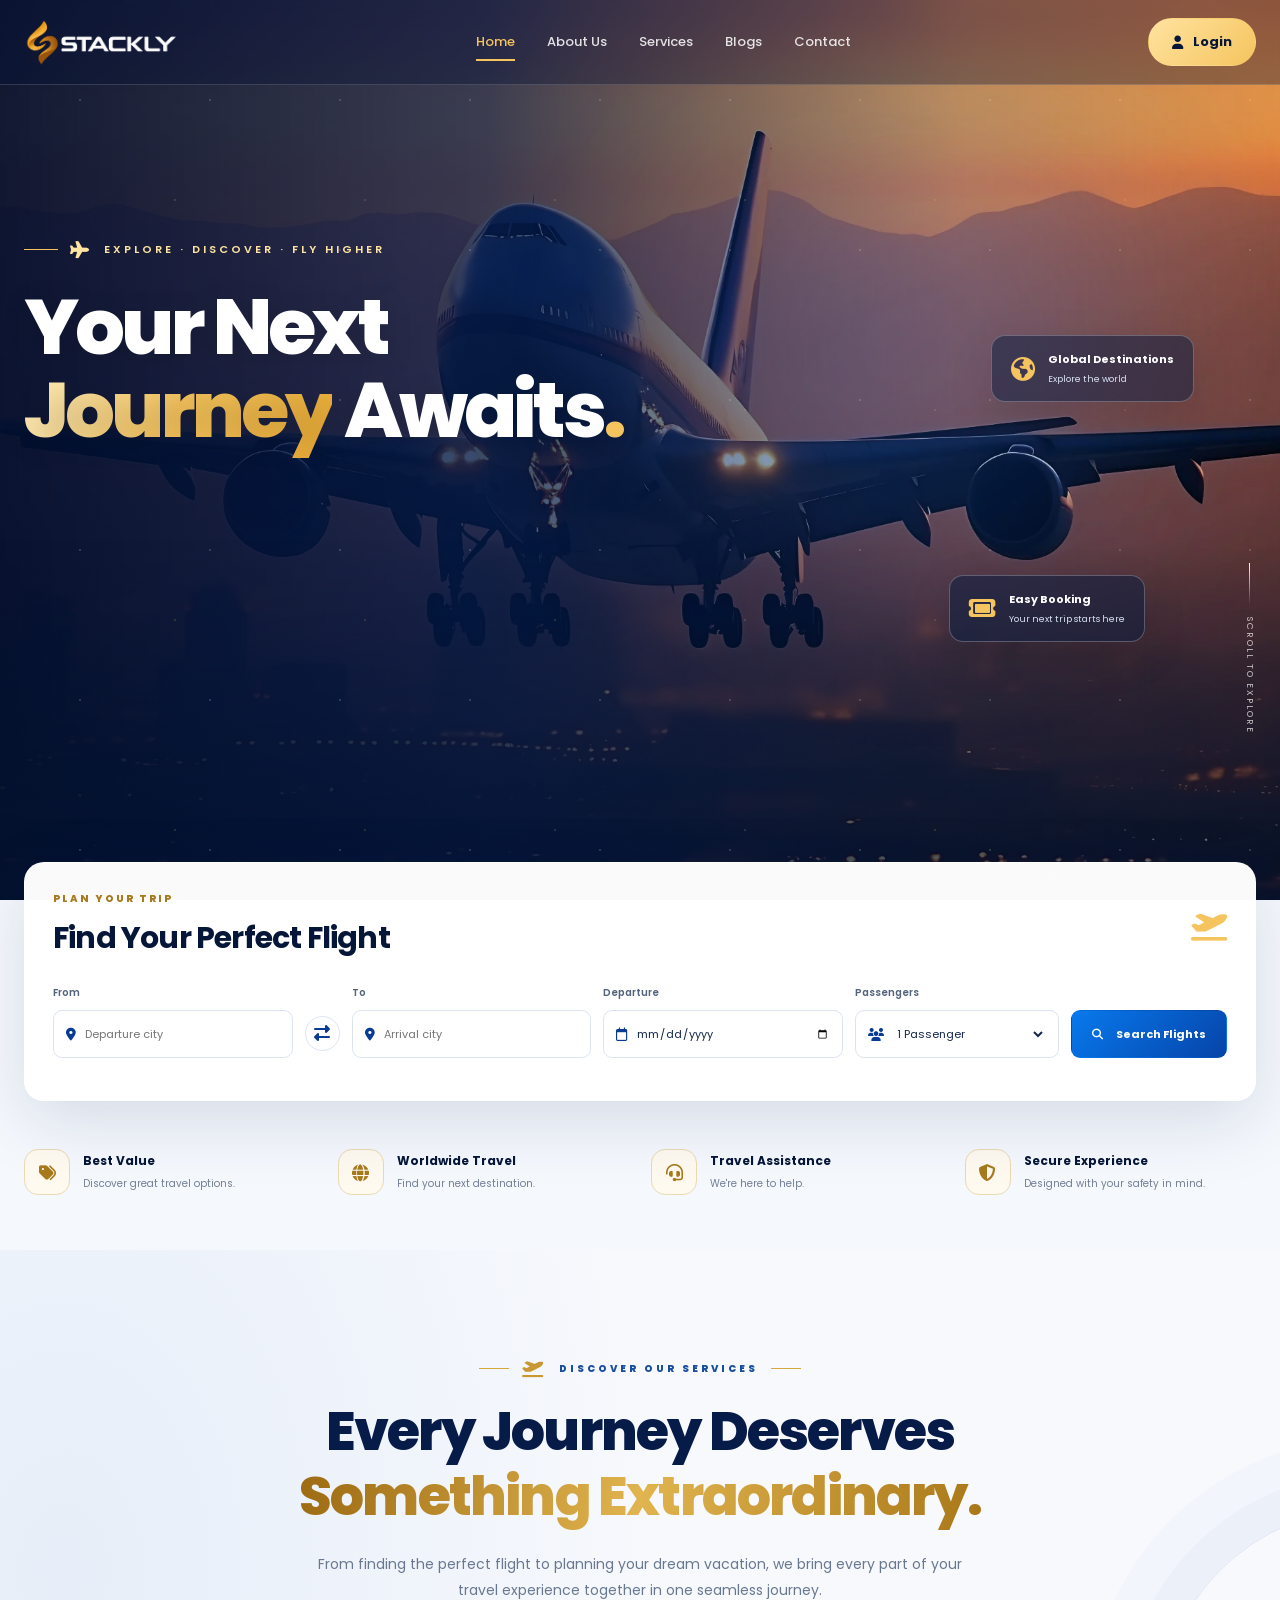
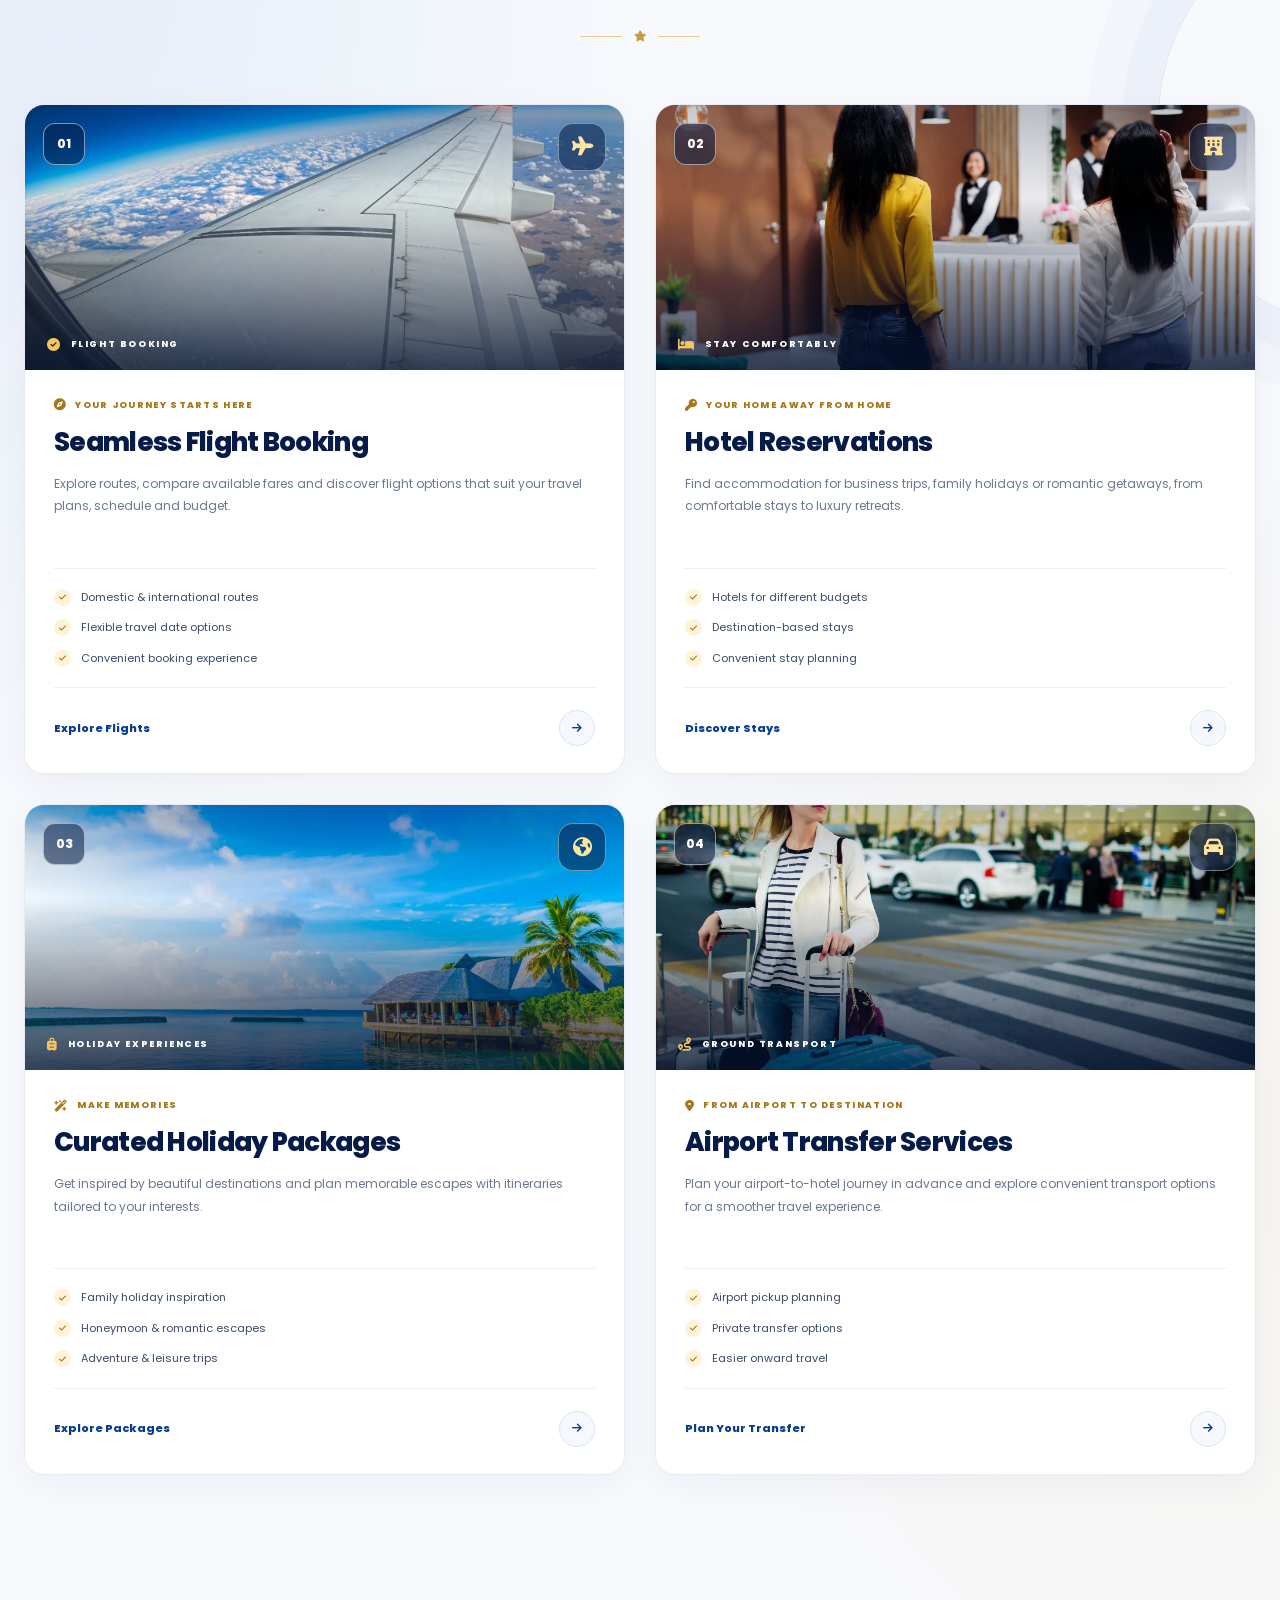
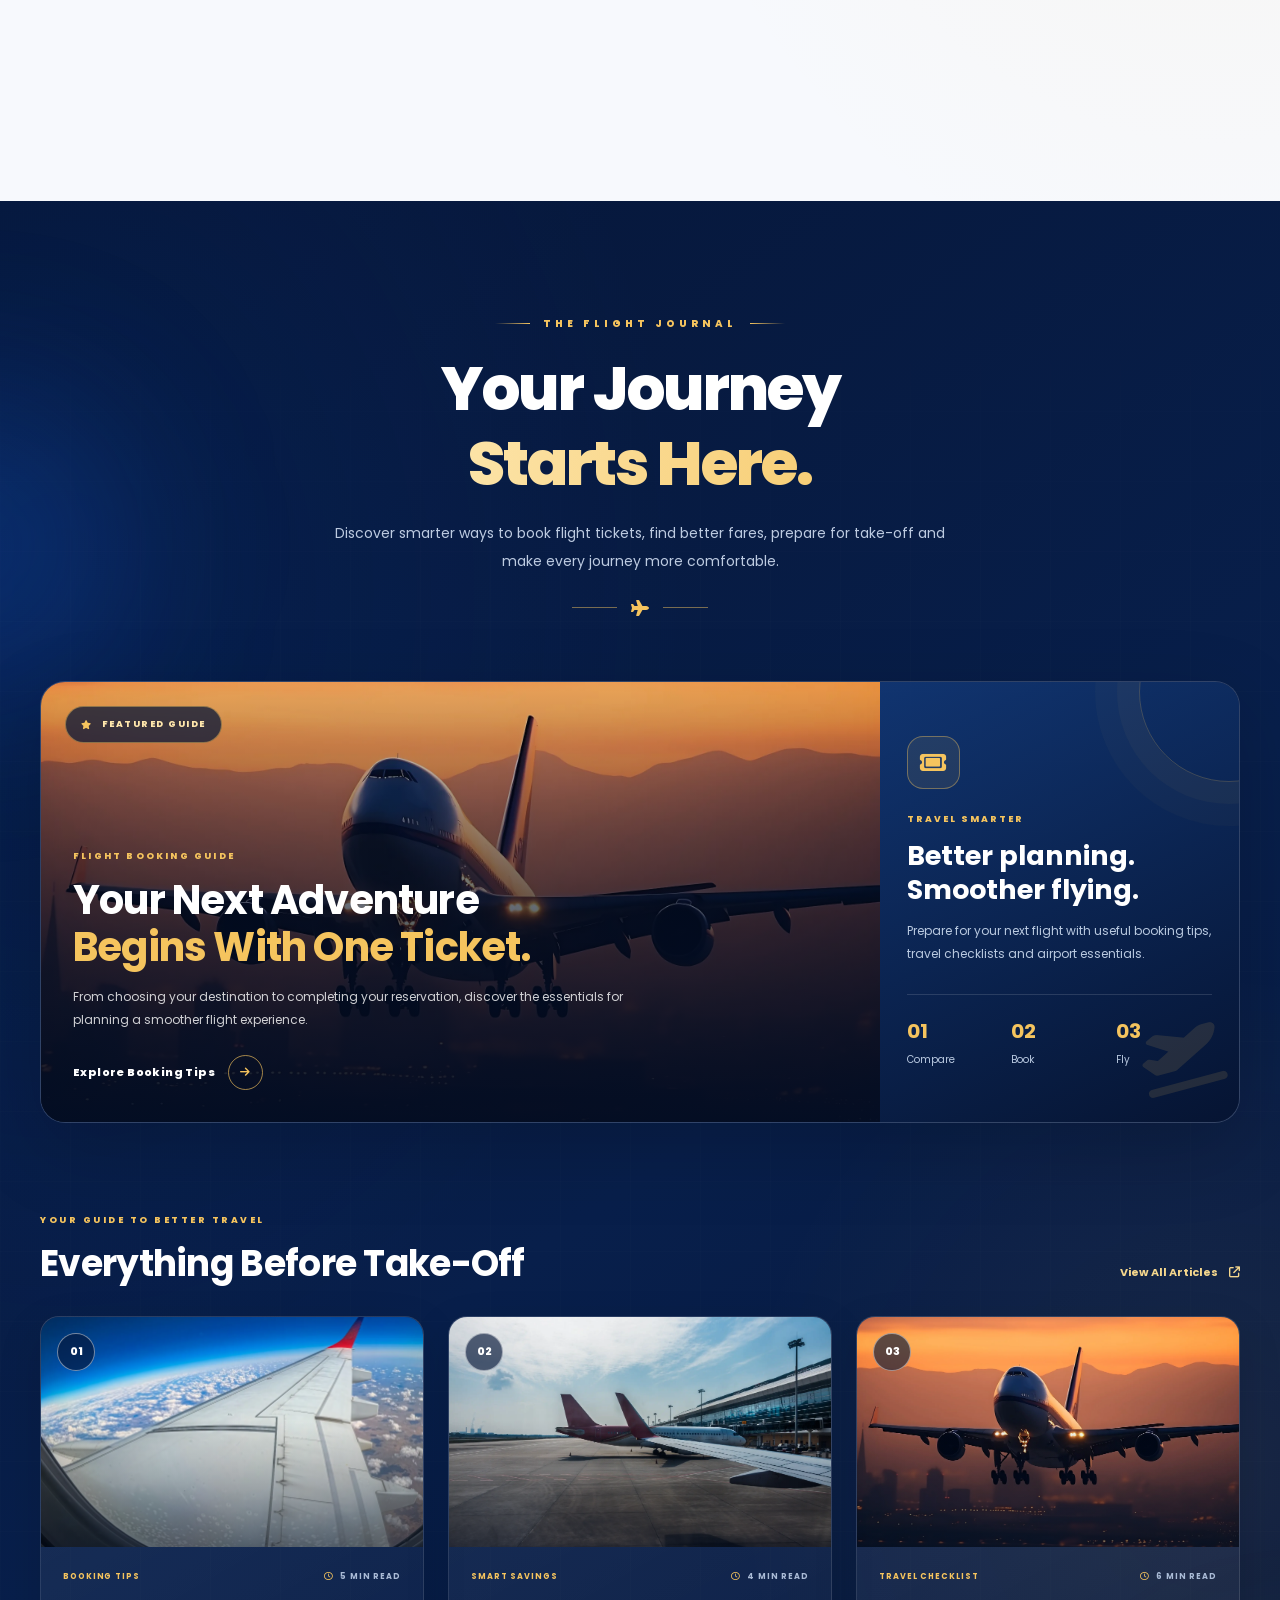
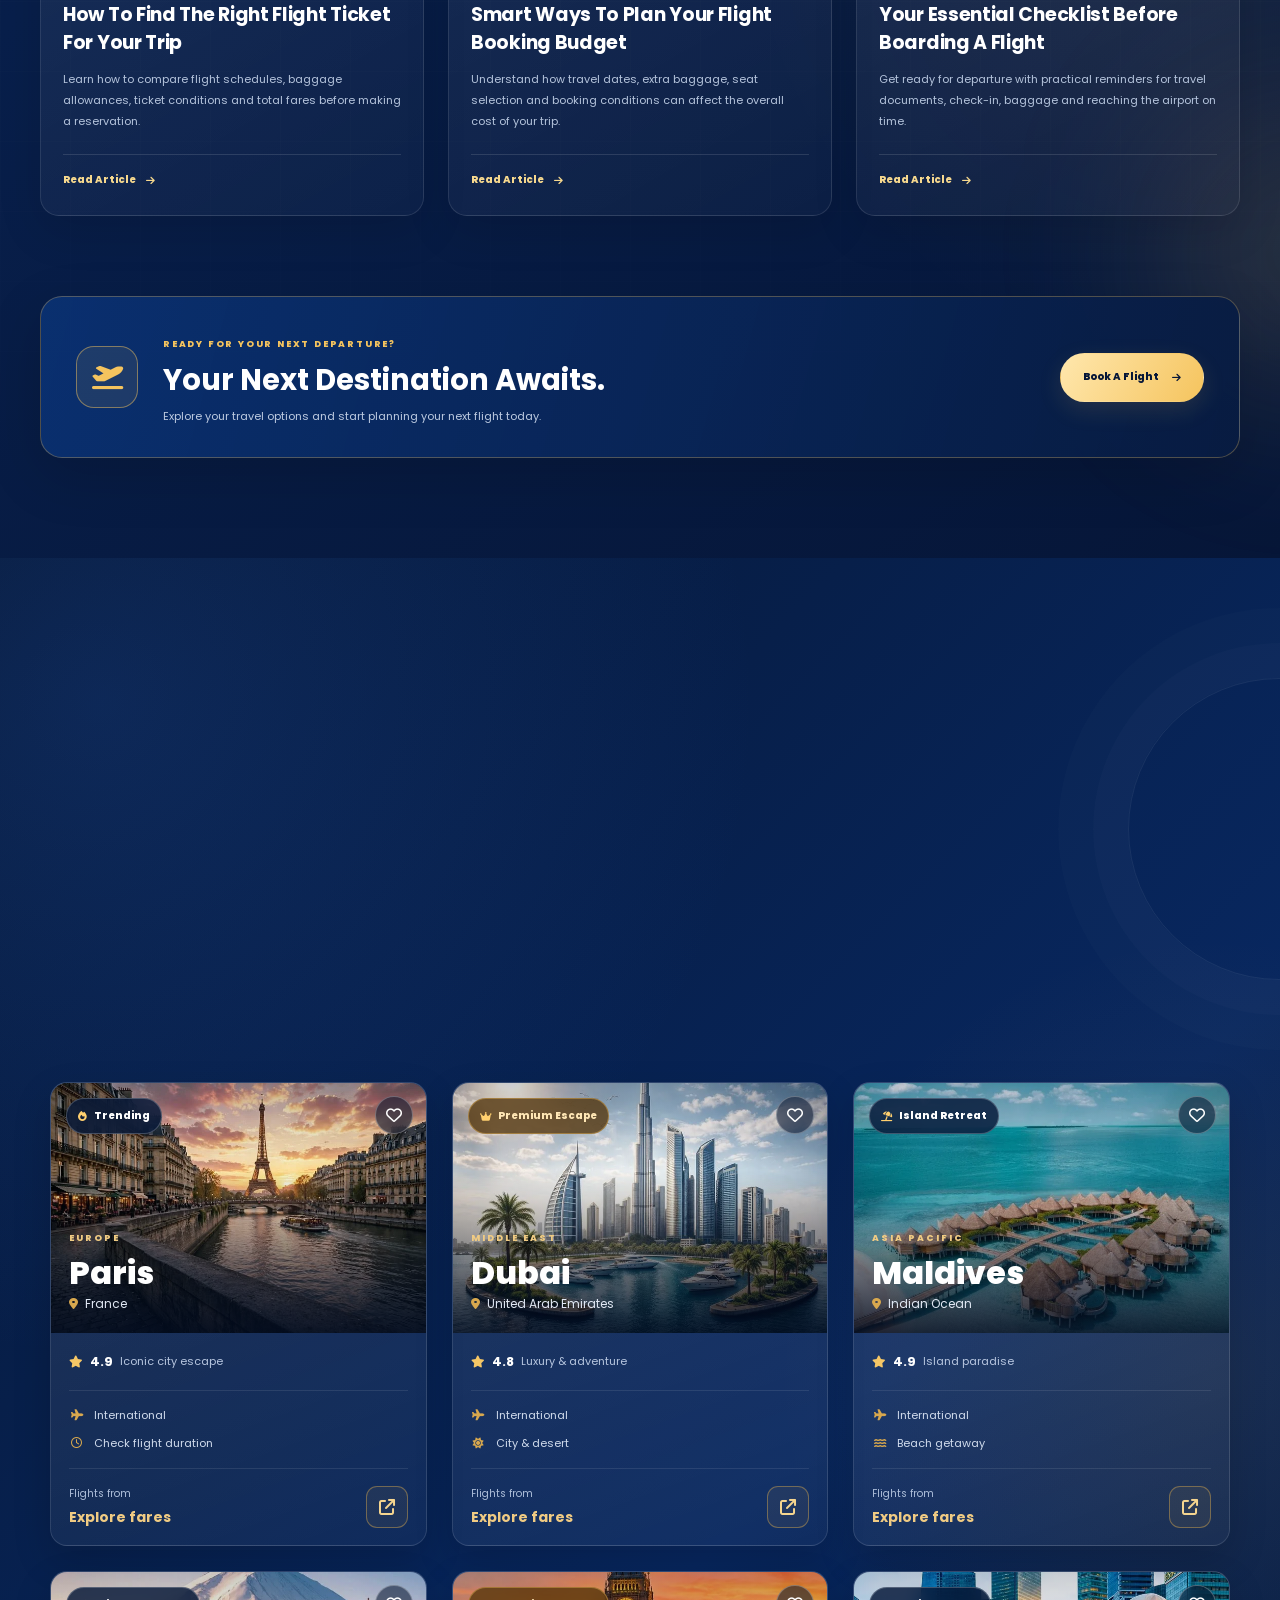
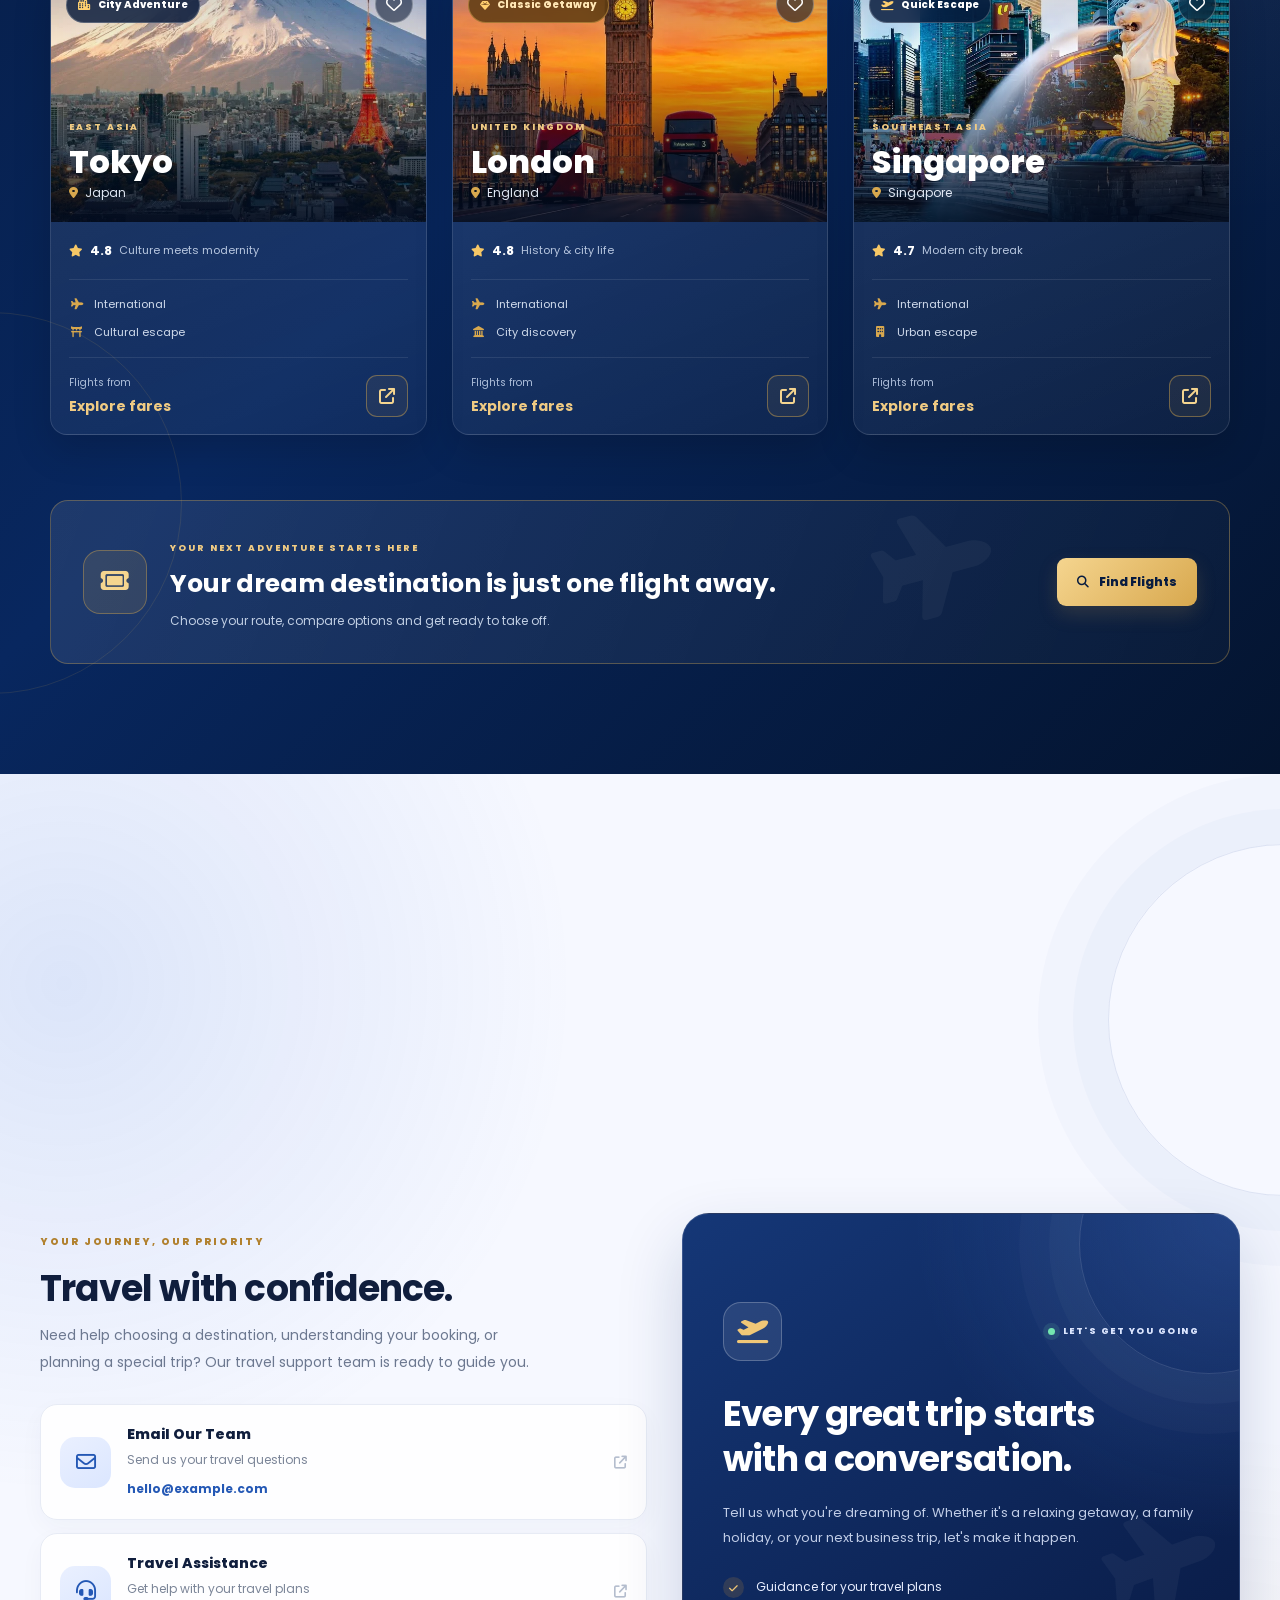
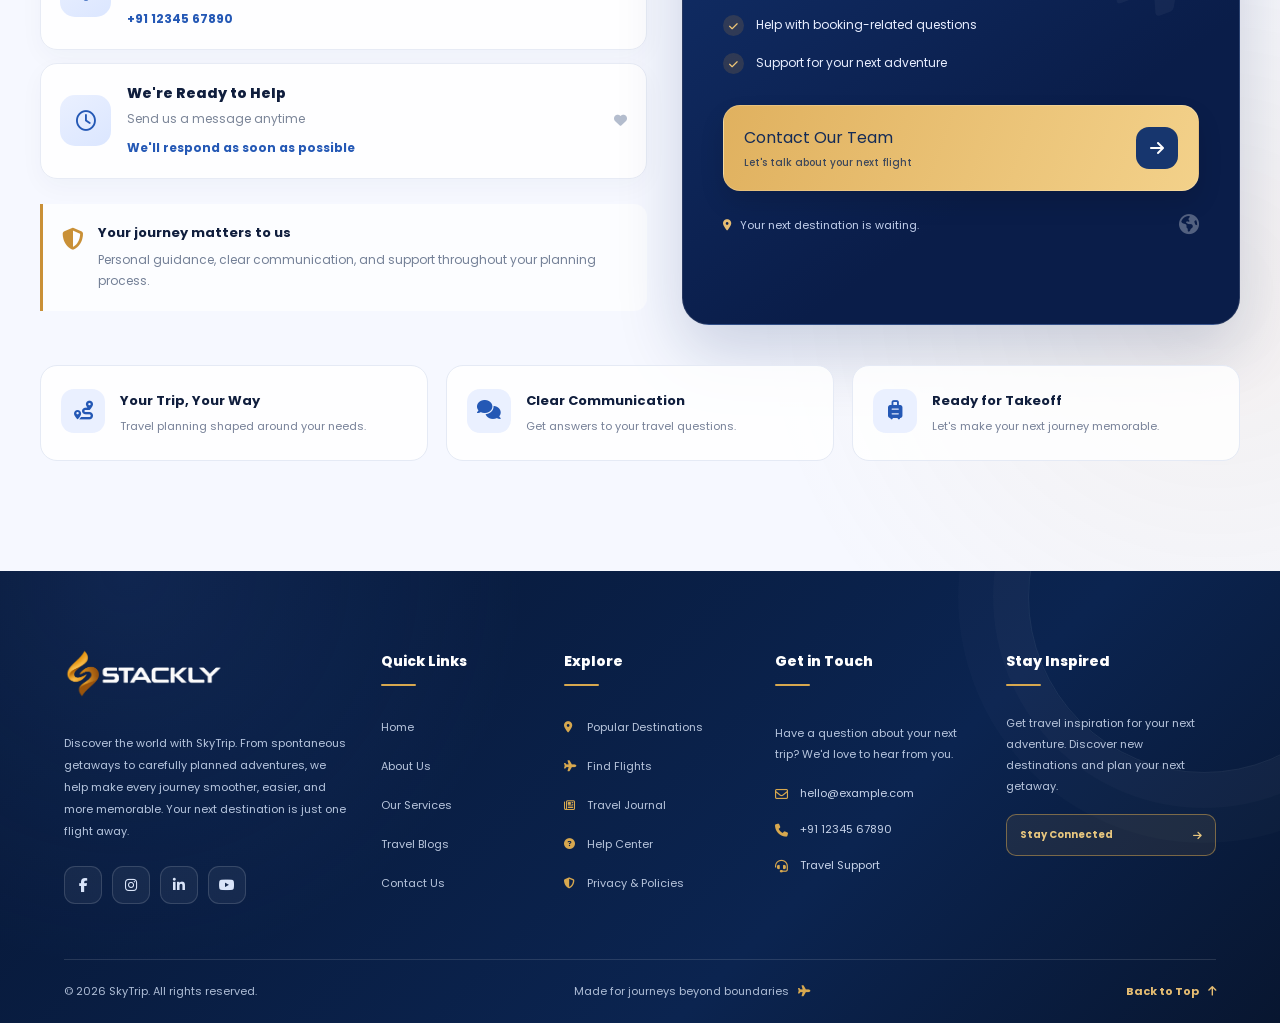
<file: index.html>
<!DOCTYPE html>
<html lang="en">
<head>
    <meta charset="UTF-8">
    <meta name="viewport" content="width=device-width, initial-scale=1.0">
    <meta name="theme-color" content="#071b49">
    <title>SkyTrip | Explore Beyond Boundaries</title>

    <link rel="stylesheet" href="./css/style.css">
    <link rel="preconnect" href="https://fonts.googleapis.com">
    <link href="https://fonts.googleapis.com/css2?family=Poppins:wght@400;500;600;700;800&display=swap" rel="stylesheet">
    <link rel="stylesheet" href="https://cdnjs.cloudflare.com/ajax/libs/font-awesome/6.7.2/css/all.min.css">

</head>
<body>

    <!-- PRELOADER -->
    <div class="preloader" id="preloader">
        <div class="loader-orbit">
            <div class="loader-globe">
                <i class="fa-solid fa-earth-americas"></i>
            </div>
            <i class="fa-solid fa-plane loader-plane"></i>
        </div>

        <a class="loader-brand">
            SKY<span>TRIP</span>
        </a>
        <p class="loader-tagline">FLY BEYOND BOUNDARIES</p>

        <div class="loader-track">
            <span id="loaderProgress"></span>
        </div>

        <div class="loader-bottom">
            <span id="loaderText">Preparing your journey...</span>
            <span id="loaderPercent">0%</span>
        </div>
    </div>

    <!-- NAVBAR -->
    <header class="header" id="header">
        <nav class="navbar container">

            <a href="index.html" class="brand" aria-label="SkyTrip home">
                <img src="images/stackly_logo.webp" alt="SkyTrip Logo"
                     onerror="this.style.display='none'">
            </a>

            <button class="menu-toggle" id="menuToggle"
                    aria-label="Open navigation menu"
                    aria-expanded="false">
                <i class="fa-solid fa-bars"></i>
            </button>

            <ul class="nav-links" id="navLinks">

<li><a class="nav-link" href="index.html">Home</a></li>
<li><a class="nav-link" href="about.html">About Us</a></li>
<li><a class="nav-link" href="service.html">Services</a></li>
<li><a class="nav-link" href="blogs.html">Blogs</a></li>
<li><a class="nav-link" href="contact.html">Contact</a></li>

                <li class="mobile-login">
                    <a class="login-btn" href="login.html">
                        <i class="fa-solid fa-user"></i> Login
                    </a>
                </li>
            </ul>

            <a href="login.html" class="login-btn desktop-login">
                <i class="fa-solid fa-user"></i>
                <span>Login</span>
            </a>

        </nav>
    </header>

    <main>
        <!-- HOME LANDING -->
        <section class="hero" id="home">

            <div class="hero-overlay"></div>
            <div class="hero-glow"></div>
            <div class="hero-particles"></div>

            <div class="hero-content container">

                <div class="hero-copy">
                    <div class="eyebrow reveal">
                        <span class="eyebrow-line"></span>
                        <i class="fa-solid fa-plane"></i>
                        EXPLORE · DISCOVER · FLY HIGHER
                    </div>

                    <h1 class="hero-title reveal">
                        Your Next<br>
                        <span class="gold-text">Journey</span>
                        Awaits<span class="title-dot">.</span>
                    </h1>

                    <p class="hero-description reveal">
                        Discover extraordinary destinations and book
                        your next flight with ease. Your world is waiting.
                    </p>

                    <div class="hero-actions reveal">
                        <a href="#booking" class="btn btn-gold">
                            Book Your Flight
                            <i class="fa-solid fa-arrow-right"></i>
                        </a>

                        <a href="404.html" class="btn btn-outline">
                            Explore Destinations
                            <i class="fa-solid fa-play"></i>
                        </a>
                    </div>

                    <div class="hero-trust reveal">
                        <div class="avatar-stack">
                            <span><i class="fa-solid fa-user"></i></span>
                            <span><i class="fa-solid fa-user"></i></span>
                            <span><i class="fa-solid fa-user"></i></span>
                        </div>
                        <div>
                            <strong>Travel Beyond Limits</strong>
                            <p>Your journey, our priority.</p>
                        </div>
                    </div>
                </div>

                <div class="flight-badge badge-one">
                    <i class="fa-solid fa-earth-americas"></i>
                    <div>
                        <strong>Global Destinations</strong>
                        <span>Explore the world</span>
                    </div>
                </div>

                <div class="flight-badge badge-two">
                    <i class="fa-solid fa-ticket"></i>
                    <div>
                        <strong>Easy Booking</strong>
                        <span>Your next trip starts here</span>
                    </div>
                </div>

                <div class="scroll-indicator">
                    <span></span>
                    SCROLL TO EXPLORE
                </div>
            </div>
        </section>

        <!-- FLIGHT SEARCH -->
        <section class="booking-section container" id="booking">
            <div class="booking-card reveal">

                <div class="booking-heading">
                    <div>
                        <span class="section-kicker">PLAN YOUR TRIP</span>
                        <h2>Find Your Perfect Flight</h2>
                    </div>
                    <i class="fa-solid fa-plane-departure booking-icon"></i>
                </div>

                <form id="flightForm">
                    <div class="booking-grid">

                        <label class="field">
                            <span>From</span>
                            <div class="input-wrap">
                                <i class="fa-solid fa-location-dot"></i>
                                <input type="text" name="from"
                                       placeholder="Departure city" required>
                            </div>
                        </label>

                        <button type="button" class="swap-btn"
                                id="swapCities" aria-label="Swap cities">
                            <i class="fa-solid fa-right-left"></i>
                        </button>

                        <label class="field">
                            <span>To</span>
                            <div class="input-wrap">
                                <i class="fa-solid fa-location-dot"></i>
                                <input type="text" name="to"
                                       placeholder="Arrival city" required>
                            </div>
                        </label>

                        <label class="field">
                            <span>Departure</span>
                            <div class="input-wrap">
                                <i class="fa-regular fa-calendar"></i>
                                <input type="date" name="departure" required>
                            </div>
                        </label>

                        <label class="field">
                            <span>Passengers</span>
                            <div class="input-wrap">
                                <i class="fa-solid fa-users"></i>
                                <select name="passengers">
                                    <option value="1">1 Passenger</option>
                                    <option value="2">2 Passengers</option>
                                    <option value="3">3 Passengers</option>
                                    <option value="4">4 Passengers</option>
                                    <option value="5">5 Passengers</option>
                                </select>
                            </div>
                        </label>

                        <button type="submit" class="btn btn-blue search-btn">
                            <i class="fa-solid fa-magnifying-glass"></i>
                            Search Flights
                        </button>

                    </div>
                </form>

                <p class="form-message" id="formMessage" aria-live="polite"></p>
            </div>
        </section>

        <!-- WHY CHOOSE US -->
        <section class="benefits container" id="about">
            <div class="benefit reveal">
                <div class="benefit-icon"><i class="fa-solid fa-tags"></i></div>
                <div>
                    <h3>Best Value</h3>
                    <p>Discover great travel options.</p>
                </div>
            </div>

            <div class="benefit reveal">
                <div class="benefit-icon"><i class="fa-solid fa-globe"></i></div>
                <div>
                    <h3>Worldwide Travel</h3>
                    <p>Find your next destination.</p>
                </div>
            </div>

            <div class="benefit reveal">
                <div class="benefit-icon"><i class="fa-solid fa-headset"></i></div>
                <div>
                    <h3>Travel Assistance</h3>
                    <p>We're here to help.</p>
                </div>
            </div>

            <div class="benefit reveal">
                <div class="benefit-icon"><i class="fa-solid fa-shield-halved"></i></div>
                <div>
                    <h3>Secure Experience</h3>
                    <p>Designed with your safety in mind.</p>
                </div>
            </div>
        </section>


<!-- PREMIUM TRAVEL SERVICES -->
<section class="travel-services" id="services">

    <div class="services-container">

        <!-- SECTION HEADER -->
        <div class="services-heading reveal">

            <div class="services-eyebrow">
                <span></span>
                <i class="fa-solid fa-plane-departure"></i>
                DISCOVER OUR SERVICES
                <span></span>
            </div>

            <h2>
                Every Journey Deserves
                <span class="service-gold-text">Something Extraordinary.</span>
            </h2>

            <p>
                From finding the perfect flight to planning your dream
                vacation, we bring every part of your travel experience
                together in one seamless journey.
            </p>

            <div class="services-heading-decoration">
                <span></span>
                <i class="fa-solid fa-star"></i>
                <span></span>
            </div>

        </div>

        <!-- SERVICES GRID -->
        <div class="services-grid">

            <!-- SERVICE 1: FLIGHT BOOKING -->
            <article class="service-card reveal">

                <div class="service-image">
                    <img
                        src="images/flight2.webp"
                        alt="Passenger airplane flying through blue skies"
                        loading="lazy"
                    >

                    <div class="service-image-overlay"></div>

                    <span class="service-number">01</span>

                    <div class="service-floating-icon">
                        <i class="fa-solid fa-plane"></i>
                    </div>

                    <span class="service-image-label">
                        <i class="fa-solid fa-circle-check"></i>
                        FLIGHT BOOKING
                    </span>
                </div>

                <div class="service-content">

                    <div class="service-category">
                        <i class="fa-solid fa-compass"></i>
                        YOUR JOURNEY STARTS HERE
                    </div>

                    <h3>Seamless Flight Booking</h3>

                    <p>
                        Explore routes, compare available fares and
                        discover flight options that suit your travel
                        plans, schedule and budget.
                    </p>

                    <ul class="service-features">
                        <li>
                            <i class="fa-solid fa-check"></i>
                            Domestic & international routes
                        </li>
                        <li>
                            <i class="fa-solid fa-check"></i>
                            Flexible travel date options
                        </li>
                        <li>
                            <i class="fa-solid fa-check"></i>
                            Convenient booking experience
                        </li>
                    </ul>

                    <a href="404.html" class="service-link">
                        Explore Flights
                        <span><i class="fa-solid fa-arrow-right"></i></span>
                    </a>

                </div>
            </article>

            <!-- SERVICE 2: HOTEL BOOKING -->
            <article class="service-card reveal">

                <div class="service-image">
                    <img
                        src="images/flight3.webp"
                        alt="Luxury hotel overlooking a scenic destination"
                        loading="lazy"
                    >

                    <div class="service-image-overlay"></div>

                    <span class="service-number">02</span>

                    <div class="service-floating-icon">
                        <i class="fa-solid fa-hotel"></i>
                    </div>

                    <span class="service-image-label">
                        <i class="fa-solid fa-bed"></i>
                        STAY COMFORTABLY
                    </span>
                </div>

                <div class="service-content">

                    <div class="service-category">
                        <i class="fa-solid fa-key"></i>
                        YOUR HOME AWAY FROM HOME
                    </div>

                    <h3>Hotel Reservations</h3>

                    <p>
                        Find accommodation for business trips,
                        family holidays or romantic getaways,
                        from comfortable stays to luxury retreats.
                    </p>

                    <ul class="service-features">
                        <li>
                            <i class="fa-solid fa-check"></i>
                            Hotels for different budgets
                        </li>
                        <li>
                            <i class="fa-solid fa-check"></i>
                            Destination-based stays
                        </li>
                        <li>
                            <i class="fa-solid fa-check"></i>
                            Convenient stay planning
                        </li>
                    </ul>

                    <a href="404.html" class="service-link">
                        Discover Stays
                        <span><i class="fa-solid fa-arrow-right"></i></span>
                    </a>

                </div>
            </article>

            <!-- SERVICE 3: HOLIDAY PACKAGES -->
            <article class="service-card reveal">

                <div class="service-image">
                    <img
                        src="images/flight4.webp"
                        alt="Beautiful tropical island destination"
                        loading="lazy"
                    >

                    <div class="service-image-overlay"></div>

                    <span class="service-number">03</span>

                    <div class="service-floating-icon">
                        <i class="fa-solid fa-earth-americas"></i>
                    </div>

                    <span class="service-image-label">
                        <i class="fa-solid fa-suitcase-rolling"></i>
                        HOLIDAY EXPERIENCES
                    </span>
                </div>

                <div class="service-content">

                    <div class="service-category">
                        <i class="fa-solid fa-wand-magic-sparkles"></i>
                        MAKE MEMORIES
                    </div>

                    <h3>Curated Holiday Packages</h3>

                    <p>
                        Get inspired by beautiful destinations and
                        plan memorable escapes with itineraries
                        tailored to your interests.
                    </p>

                    <ul class="service-features">
                        <li>
                            <i class="fa-solid fa-check"></i>
                            Family holiday inspiration
                        </li>
                        <li>
                            <i class="fa-solid fa-check"></i>
                            Honeymoon & romantic escapes
                        </li>
                        <li>
                            <i class="fa-solid fa-check"></i>
                            Adventure & leisure trips
                        </li>
                    </ul>

                    <a href="404.html" class="service-link">
                        Explore Packages
                        <span><i class="fa-solid fa-arrow-right"></i></span>
                    </a>

                </div>
            </article>

            <!-- SERVICE 4: AIRPORT TRANSFERS -->
            <article class="service-card reveal">

                <div class="service-image">
                    <img
                        src="images/flight5.webp"
                        alt="Premium vehicle ready for airport transportation"
                        loading="lazy"
                    >

                    <div class="service-image-overlay"></div>

                    <span class="service-number">04</span>

                    <div class="service-floating-icon">
                        <i class="fa-solid fa-car"></i>
                    </div>

                    <span class="service-image-label">
                        <i class="fa-solid fa-route"></i>
                        GROUND TRANSPORT
                    </span>
                </div>

                <div class="service-content">

                    <div class="service-category">
                        <i class="fa-solid fa-location-dot"></i>
                        FROM AIRPORT TO DESTINATION
                    </div>

                    <h3>Airport Transfer Services</h3>

                    <p>
                        Plan your airport-to-hotel journey in advance
                        and explore convenient transport options
                        for a smoother travel experience.
                    </p>

                    <ul class="service-features">
                        <li>
                            <i class="fa-solid fa-check"></i>
                            Airport pickup planning
                        </li>
                        <li>
                            <i class="fa-solid fa-check"></i>
                            Private transfer options
                        </li>
                        <li>
                            <i class="fa-solid fa-check"></i>
                            Easier onward travel
                        </li>
                    </ul>

                    <a href="404.html" class="service-link">
                        Plan Your Transfer
                        <span><i class="fa-solid fa-arrow-right"></i></span>
                    </a>

                </div>
            </article>

        </div>

        <!-- BOTTOM CTA -->
        <div class="services-cta reveal">

            <div class="services-cta-icon">
                <i class="fa-solid fa-earth-americas"></i>
            </div>

            <div class="services-cta-content">
                <span>YOUR NEXT ADVENTURE AWAITS</span>
                <h3>Ready to Make Your Next Journey Special?</h3>
                <p>
                    Start exploring your options and plan a journey
                    that feels uniquely yours.
                </p>
            </div>

            <a href="404.html" class="services-cta-button">
                Start Exploring
                <i class="fa-solid fa-arrow-right"></i>
            </a>

            <div class="services-cta-decoration">
                <i class="fa-solid fa-plane"></i>
            </div>

        </div>

    </div>

</section>




<!-- FLIGHT BOOKING JOURNAL -->
<section class="travel-journal" id="blogs">

    <div class="journal-orb journal-orb-one"></div>
    <div class="journal-orb journal-orb-two"></div>
    <div class="journal-grid-pattern"></div>

    <div class="journal-container">

        <!-- Heading -->
        <div class="journal-heading journal-reveal">

            <div class="journal-kicker">
                <span class="journal-kicker-line"></span>
                <span>THE FLIGHT JOURNAL</span>
                <span class="journal-kicker-line"></span>
            </div>

            <h2>
                Your Journey
                <span class="journal-gold-text">Starts Here.</span>
            </h2>

            <p>
                Discover smarter ways to book flight tickets, find
                better fares, prepare for take-off and make every
                journey more comfortable.
            </p>

            <div class="journal-heading-decoration">
                <span></span>
                <i class="fa-solid fa-plane"></i>
                <span></span>
            </div>

        </div>

        <!-- Featured article -->
        <article class="journal-featured journal-reveal">

            <div class="journal-featured-image">

                <img
                    src="./images/flight1.webp"
                    alt="Passenger airplane flying above the clouds"
                    loading="lazy"
                >

                <div class="journal-image-shade"></div>

                <span class="journal-featured-label">
                    <i class="fa-solid fa-star"></i>
                    FEATURED GUIDE
                </span>

                <div class="journal-featured-content">

                    <span class="journal-category">
                        FLIGHT BOOKING GUIDE
                    </span>

                    <h3>
                        Your Next Adventure
                        <span>Begins With One Ticket.</span>
                    </h3>

                    <p>
                        From choosing your destination to completing
                        your reservation, discover the essentials
                        for planning a smoother flight experience.
                    </p>

                    <a href="404.html" class="journal-read-link">
                        Explore Booking Tips
                        <span class="journal-arrow">
                            <i class="fa-solid fa-arrow-right"></i>
                        </span>
                    </a>

                </div>
            </div>

            <div class="journal-featured-side">

                <div class="journal-side-icon">
                    <i class="fa-solid fa-ticket"></i>
                </div>

                <span>TRAVEL SMARTER</span>

                <h4>
                    Better planning.
                    Smoother flying.
                </h4>

                <p>
                    Prepare for your next flight with useful booking
                    tips, travel checklists and airport essentials.
                </p>

                <div class="journal-side-stats">

                    <div>
                        <strong>01</strong>
                        <span>Compare</span>
                    </div>

                    <div>
                        <strong>02</strong>
                        <span>Book</span>
                    </div>

                    <div>
                        <strong>03</strong>
                        <span>Fly</span>
                    </div>

                </div>

                <div class="journal-side-plane">
                    <i class="fa-solid fa-plane-departure"></i>
                </div>

            </div>

        </article>

        <!-- Article heading -->
        <div class="journal-list-heading journal-reveal">

            <div>
                <span class="journal-small-kicker">
                    YOUR GUIDE TO BETTER TRAVEL
                </span>

                <h3>Everything Before Take-Off</h3>
            </div>

            <a href="404.html" class="journal-view-all">
                View All Articles
                <i class="fa-solid fa-arrow-up-right-from-square"></i>
            </a>

        </div>

        <!-- Flight booking article cards -->
        <div class="journal-cards">

            <!-- Card 1 -->
            <article class="journal-card journal-reveal">

                <a href="404.html" class="journal-card-image">

                    <img
                        src="./images/flight2.webp"
                        alt="Airplane preparing for a flight"
                        loading="lazy"
                    >

                    <span class="journal-card-number">01</span>

                    <span class="journal-image-arrow">
                        <i class="fa-solid fa-arrow-up-right-from-square"></i>
                    </span>

                </a>

                <div class="journal-card-body">

                    <div class="journal-card-meta">
                        <span>BOOKING TIPS</span>
                        <span>
                            <i class="fa-regular fa-clock"></i>
                            5 MIN READ
                        </span>
                    </div>

                    <h4>
                        <a href="404.html">
                            How To Find The Right Flight Ticket For Your Trip
                        </a>
                    </h4>

                    <p>
                        Learn how to compare flight schedules, baggage
                        allowances, ticket conditions and total fares
                        before making a reservation.
                    </p>

                    <a href="404.html" class="journal-card-link">
                        Read Article
                        <i class="fa-solid fa-arrow-right"></i>
                    </a>

                </div>

            </article>

            <!-- Card 2 -->
            <article class="journal-card journal-reveal">

                <a href="404.html" class="journal-card-image">

                    <img
                        src="images/service.webp"
                        alt="Airplane wing above clouds during a journey"
                        loading="lazy"
                    >

                    <span class="journal-card-number">02</span>

                    <span class="journal-image-arrow">
                        <i class="fa-solid fa-arrow-up-right-from-square"></i>
                    </span>

                </a>

                <div class="journal-card-body">

                    <div class="journal-card-meta">
                        <span>SMART SAVINGS</span>
                        <span>
                            <i class="fa-regular fa-clock"></i>
                            4 MIN READ
                        </span>
                    </div>

                    <h4>
                        <a href="404.html">
                            Smart Ways To Plan Your Flight Booking Budget
                        </a>
                    </h4>

                    <p>
                        Understand how travel dates, extra baggage,
                        seat selection and booking conditions can
                        affect the overall cost of your trip.
                    </p>

                    <a href="404.html" class="journal-card-link">
                        Read Article
                        <i class="fa-solid fa-arrow-right"></i>
                    </a>

                </div>

            </article>

            <!-- Card 3 -->
            <article class="journal-card journal-reveal">

                <a href="404.html" class="journal-card-image">

                    <img
                        src="images/flight1.webp"
                        alt="Passenger aircraft cruising through the sky"
                        loading="lazy"
                    >

                    <span class="journal-card-number">03</span>

                    <span class="journal-image-arrow">
                        <i class="fa-solid fa-arrow-up-right-from-square"></i>
                    </span>

                </a>

                <div class="journal-card-body">

                    <div class="journal-card-meta">
                        <span>TRAVEL CHECKLIST</span>
                        <span>
                            <i class="fa-regular fa-clock"></i>
                            6 MIN READ
                        </span>
                    </div>

                    <h4>
                        <a href="404.html">
                            Your Essential Checklist Before Boarding A Flight
                        </a>
                    </h4>

                    <p>
                        Get ready for departure with practical reminders
                        for travel documents, check-in, baggage and
                        reaching the airport on time.
                    </p>

                    <a href="404.html" class="journal-card-link">
                        Read Article
                        <i class="fa-solid fa-arrow-right"></i>
                    </a>

                </div>

            </article>

        </div>

        <!-- Booking CTA -->
        <div class="journal-bottom-cta journal-reveal">

            <div class="journal-cta-icon">
                <i class="fa-solid fa-plane-departure"></i>
            </div>

            <div class="journal-cta-copy">

                <span>READY FOR YOUR NEXT DEPARTURE?</span>

                <h3>Your Next Destination Awaits.</h3>

                <p>
                    Explore your travel options and start planning
                    your next flight today.
                </p>

            </div>

            <a href="404.html" class="journal-cta-button">
                Book A Flight
                <i class="fa-solid fa-arrow-right"></i>
            </a>

        </div>

    </div>
</section>



<section class="destinations-section" id="destinations">
    <div class="destinations-container">

        <!-- SECTION HEADER -->
        <div class="destinations-header reveal-destination">
            <span class="section-kicker">
                <i class="fa-solid fa-earth-americas"></i>
                THE WORLD AWAITS
            </span>

            <h2>
                Where Will You
                <span>Fly Next?</span>
            </h2>

            <p>
                Discover extraordinary destinations, compare flight fares,
                and turn your next travel dream into a boarding pass.
            </p>

            <div class="destination-highlights">
                <div>
                    <i class="fa-solid fa-plane-departure"></i>
                    <span>Global Destinations</span>
                </div>

                <div>
                    <i class="fa-solid fa-shield-halved"></i>
                    <span>Secure Booking</span>
                </div>

                <div>
                    <i class="fa-solid fa-tag"></i>
                    <span>Smart Flight Deals</span>
                </div>
            </div>
        </div>

        <!-- DESTINATION FILTERS -->
        <div class="destination-toolbar reveal-destination">
            <div>
                <span class="destination-small-label">EXPLORE YOUR NEXT JOURNEY</span>
                <h3>Popular Destinations</h3>
            </div>

            <a href="404.html" class="destination-view-all">
                Book Your Flight
                <i class="fa-solid fa-arrow-right"></i>
            </a>
        </div>

        <!-- DESTINATION CARDS -->
        <div class="destination-grid">

            <!-- PARIS -->
            <article class="destination-card reveal-destination">
                <div class="destination-image">
                    <img
                        src="images/paris.webp"
                        alt="Eiffel Tower and Paris city view"
                        loading="lazy"
                    >

                    <span class="destination-badge">
                        <i class="fa-solid fa-fire"></i>
                        Trending
                    </span>

                    <button class="destination-favorite"
                            type="button"
                            aria-label="Favorite Paris"
                            aria-pressed="false">
                        <i class="fa-regular fa-heart"></i>
                    </button>

                    <div class="destination-image-overlay"></div>

                    <div class="destination-location">
                        <span>EUROPE</span>
                        <h3>Paris</h3>
                        <p><i class="fa-solid fa-location-dot"></i> France</p>
                    </div>
                </div>

                <div class="destination-details">
                    <div class="destination-rating">
                        <i class="fa-solid fa-star"></i>
                        <strong>4.9</strong>
                        <span>Iconic city escape</span>
                    </div>

                    <div class="destination-route">
                        <span><i class="fa-solid fa-plane"></i> International</span>
                        <span><i class="fa-regular fa-clock"></i> Check flight duration</span>
                    </div>

                    <div class="destination-card-footer">
                        <div class="destination-price">
                            <small>Flights from</small>
                            <strong>Explore fares</strong>
                        </div>

                        <a href="404.html" class="destination-book"
                           aria-label="Book a flight to Paris">
                            <i class="fa-solid fa-arrow-up-right-from-square"></i>
                        </a>
                    </div>
                </div>
            </article>

            <!-- DUBAI -->
            <article class="destination-card reveal-destination">
                <div class="destination-image">
                    <img
                        src="images/dubai.webp"
                        alt="Dubai skyline and modern skyscrapers"
                        loading="lazy"
                    >

                    <span class="destination-badge destination-badge-gold">
                        <i class="fa-solid fa-crown"></i>
                        Premium Escape
                    </span>

                    <button class="destination-favorite"
                            type="button"
                            aria-label="Favorite Dubai"
                            aria-pressed="false">
                        <i class="fa-regular fa-heart"></i>
                    </button>

                    <div class="destination-image-overlay"></div>

                    <div class="destination-location">
                        <span>MIDDLE EAST</span>
                        <h3>Dubai</h3>
                        <p><i class="fa-solid fa-location-dot"></i> United Arab Emirates</p>
                    </div>
                </div>

                <div class="destination-details">
                    <div class="destination-rating">
                        <i class="fa-solid fa-star"></i>
                        <strong>4.8</strong>
                        <span>Luxury & adventure</span>
                    </div>

                    <div class="destination-route">
                        <span><i class="fa-solid fa-plane"></i> International</span>
                        <span><i class="fa-solid fa-sun"></i> City & desert</span>
                    </div>

                    <div class="destination-card-footer">
                        <div class="destination-price">
                            <small>Flights from</small>
                            <strong>Explore fares</strong>
                        </div>

                        <a href="404.html" class="destination-book"
                           aria-label="Book a flight to Dubai">
                            <i class="fa-solid fa-arrow-up-right-from-square"></i>
                        </a>
                    </div>
                </div>
            </article>

            <!-- MALDIVES -->
            <article class="destination-card reveal-destination">
                <div class="destination-image">
                    <img
                        src="images/maldives.webp"
                        alt="Maldives turquoise ocean and tropical island"
                        loading="lazy"
                    >

                    <span class="destination-badge">
                        <i class="fa-solid fa-umbrella-beach"></i>
                        Island Retreat
                    </span>

                    <button class="destination-favorite"
                            type="button"
                            aria-label="Favorite Maldives"
                            aria-pressed="false">
                        <i class="fa-regular fa-heart"></i>
                    </button>

                    <div class="destination-image-overlay"></div>

                    <div class="destination-location">
                        <span>ASIA PACIFIC</span>
                        <h3>Maldives</h3>
                        <p><i class="fa-solid fa-location-dot"></i> Indian Ocean</p>
                    </div>
                </div>

                <div class="destination-details">
                    <div class="destination-rating">
                        <i class="fa-solid fa-star"></i>
                        <strong>4.9</strong>
                        <span>Island paradise</span>
                    </div>

                    <div class="destination-route">
                        <span><i class="fa-solid fa-plane"></i> International</span>
                        <span><i class="fa-solid fa-water"></i> Beach getaway</span>
                    </div>

                    <div class="destination-card-footer">
                        <div class="destination-price">
                            <small>Flights from</small>
                            <strong>Explore fares</strong>
                        </div>

                        <a href="404.html" class="destination-book"
                           aria-label="Book a flight to Maldives">
                            <i class="fa-solid fa-arrow-up-right-from-square"></i>
                        </a>
                    </div>
                </div>
            </article>

            <!-- TOKYO -->
            <article class="destination-card reveal-destination">
                <div class="destination-image">
                    <img
                        src="images/tokyo.webp"
                        alt="Tokyo skyline with city lights"
                        loading="lazy"
                    >

                    <span class="destination-badge">
                        <i class="fa-solid fa-city"></i>
                        City Adventure
                    </span>

                    <button class="destination-favorite"
                            type="button"
                            aria-label="Favorite Tokyo"
                            aria-pressed="false">
                        <i class="fa-regular fa-heart"></i>
                    </button>

                    <div class="destination-image-overlay"></div>

                    <div class="destination-location">
                        <span>EAST ASIA</span>
                        <h3>Tokyo</h3>
                        <p><i class="fa-solid fa-location-dot"></i> Japan</p>
                    </div>
                </div>

                <div class="destination-details">
                    <div class="destination-rating">
                        <i class="fa-solid fa-star"></i>
                        <strong>4.8</strong>
                        <span>Culture meets modernity</span>
                    </div>

                    <div class="destination-route">
                        <span><i class="fa-solid fa-plane"></i> International</span>
                        <span><i class="fa-solid fa-torii-gate"></i> Cultural escape</span>
                    </div>

                    <div class="destination-card-footer">
                        <div class="destination-price">
                            <small>Flights from</small>
                            <strong>Explore fares</strong>
                        </div>

                        <a href="404.html" class="destination-book"
                           aria-label="Book a flight to Tokyo">
                            <i class="fa-solid fa-arrow-up-right-from-square"></i>
                        </a>
                    </div>
                </div>
            </article>

            <!-- LONDON -->
            <article class="destination-card reveal-destination">
                <div class="destination-image">
                    <img
                        src="images/london.webp"
                        alt="London skyline and River Thames"
                        loading="lazy"
                    >

                    <span class="destination-badge destination-badge-gold">
                        <i class="fa-solid fa-gem"></i>
                        Classic Getaway
                    </span>

                    <button class="destination-favorite"
                            type="button"
                            aria-label="Favorite London"
                            aria-pressed="false">
                        <i class="fa-regular fa-heart"></i>
                    </button>

                    <div class="destination-image-overlay"></div>

                    <div class="destination-location">
                        <span>UNITED KINGDOM</span>
                        <h3>London</h3>
                        <p><i class="fa-solid fa-location-dot"></i> England</p>
                    </div>
                </div>

                <div class="destination-details">
                    <div class="destination-rating">
                        <i class="fa-solid fa-star"></i>
                        <strong>4.8</strong>
                        <span>History & city life</span>
                    </div>

                    <div class="destination-route">
                        <span><i class="fa-solid fa-plane"></i> International</span>
                        <span><i class="fa-solid fa-landmark"></i> City discovery</span>
                    </div>

                    <div class="destination-card-footer">
                        <div class="destination-price">
                            <small>Flights from</small>
                            <strong>Explore fares</strong>
                        </div>

                        <a href="404.html" class="destination-book"
                           aria-label="Book a flight to London">
                            <i class="fa-solid fa-arrow-up-right-from-square"></i>
                        </a>
                    </div>
                </div>
            </article>

            <!-- SINGAPORE -->
            <article class="destination-card reveal-destination">
                <div class="destination-image">
                    <img
                        src="images/singapore.webp"
                        alt="Singapore skyline and Marina Bay"
                        loading="lazy"
                    >

                    <span class="destination-badge">
                        <i class="fa-solid fa-plane-departure"></i>
                        Quick Escape
                    </span>

                    <button class="destination-favorite"
                            type="button"
                            aria-label="Favorite Singapore"
                            aria-pressed="false">
                        <i class="fa-regular fa-heart"></i>
                    </button>

                    <div class="destination-image-overlay"></div>

                    <div class="destination-location">
                        <span>SOUTHEAST ASIA</span>
                        <h3>Singapore</h3>
                        <p><i class="fa-solid fa-location-dot"></i> Singapore</p>
                    </div>
                </div>

                <div class="destination-details">
                    <div class="destination-rating">
                        <i class="fa-solid fa-star"></i>
                        <strong>4.7</strong>
                        <span>Modern city break</span>
                    </div>

                    <div class="destination-route">
                        <span><i class="fa-solid fa-plane"></i> International</span>
                        <span><i class="fa-solid fa-building"></i> Urban escape</span>
                    </div>

                    <div class="destination-card-footer">
                        <div class="destination-price">
                            <small>Flights from</small>
                            <strong>Explore fares</strong>
                        </div>

                        <a href="404.html" class="destination-book"
                           aria-label="Book a flight to Singapore">
                            <i class="fa-solid fa-arrow-up-right-from-square"></i>
                        </a>
                    </div>
                </div>
            </article>

        </div>

        <!-- BOTTOM CALL TO ACTION -->
        <div class="destination-cta reveal-destination">
            <div class="destination-cta-icon">
                <i class="fa-solid fa-ticket"></i>
            </div>

            <div class="destination-cta-copy">
                <span>YOUR NEXT ADVENTURE STARTS HERE</span>
                <h3>Your dream destination is just one flight away.</h3>
                <p>Choose your route, compare options and get ready to take off.</p>
            </div>

            <a href="404.html" class="destination-cta-btn">
                <i class="fa-solid fa-magnifying-glass"></i>
                Find Flights
            </a>

            <i class="fa-solid fa-plane destination-cta-plane"></i>
        </div>

    </div>
</section>



<section class="contact-section" id="contact">
    <div class="contact-container">

        <!-- Section Heading -->
        <div class="contact-heading reveal-contact">
            <span class="contact-kicker">
                <i class="fa-solid fa-paper-plane"></i>
                WE'RE HERE TO HELP
            </span>

            <h2>
                Let's Plan Your
                <span>Next Journey</span>
            </h2>

            <p>
                From your first flight to your next great adventure,
                we're here to make every step of your travel experience
                simple, comfortable, and memorable.
            </p>
        </div>

        <!-- Main Contact Layout -->
        <div class="contact-grid">

            <!-- Left Content -->
            <div class="contact-info reveal-contact">

                <div class="contact-intro">
                    <span class="contact-mini-label">
                        YOUR JOURNEY, OUR PRIORITY
                    </span>

                    <h3>Travel with confidence.</h3>

                    <p>
                        Need help choosing a destination, understanding
                        your booking, or planning a special trip?
                        Our travel support team is ready to guide you.
                    </p>
                </div>

                <!-- Contact Cards -->
                <div class="contact-methods">

                    <a href="404.html"
                       class="contact-method">
                        <div class="contact-icon">
                            <i class="fa-regular fa-envelope"></i>
                        </div>

                        <div class="contact-method-text">
                            <h4>Email Our Team</h4>
                            <p>Send us your travel questions</p>
                            <span>hello@example.com</span>
                        </div>

                        <i class="fa-solid fa-arrow-up-right-from-square contact-arrow"></i>
                    </a>

                    <a href="404.html"
                       class="contact-method">
                        <div class="contact-icon">
                            <i class="fa-solid fa-headset"></i>
                        </div>

                        <div class="contact-method-text">
                            <h4>Travel Assistance</h4>
                            <p>Get help with your travel plans</p>
                            <span>+91 12345 67890</span>
                        </div>

                        <i class="fa-solid fa-arrow-up-right-from-square contact-arrow"></i>
                    </a>

                    <div class="contact-method">
                        <div class="contact-icon">
                            <i class="fa-regular fa-clock"></i>
                        </div>

                        <div class="contact-method-text">
                            <h4>We're Ready to Help</h4>
                            <p>Send us a message anytime</p>
                            <span>We'll respond as soon as possible</span>
                        </div>

                        <i class="fa-solid fa-heart contact-arrow"></i>
                    </div>

                </div>

                <!-- Trust Note -->
                <div class="contact-trust">
                    <div class="trust-icon">
                        <i class="fa-solid fa-shield-halved"></i>
                    </div>

                    <div>
                        <h4>Your journey matters to us</h4>
                        <p>
                            Personal guidance, clear communication,
                            and support throughout your planning process.
                        </p>
                    </div>
                </div>

            </div>

            <!-- Right Contact Panel -->
            <div class="contact-panel reveal-contact">

                <div class="contact-panel-glow"></div>

                <div class="contact-panel-top">
                    <div class="contact-panel-icon">
                        <i class="fa-solid fa-plane-departure"></i>
                    </div>

                    <span class="contact-status">
                        <span class="status-dot"></span>
                        LET'S GET YOU GOING
                    </span>
                </div>

                <h3>Every great trip starts with a conversation.</h3>

                <p>
                    Tell us what you're dreaming of. Whether it's a
                    relaxing getaway, a family holiday, or your next
                    business trip, let's make it happen.
                </p>

                <div class="contact-benefits">

                    <div>
                        <i class="fa-solid fa-check"></i>
                        <span>Guidance for your travel plans</span>
                    </div>

                    <div>
                        <i class="fa-solid fa-check"></i>
                        <span>Help with booking-related questions</span>
                    </div>

                    <div>
                        <i class="fa-solid fa-check"></i>
                        <span>Support for your next adventure</span>
                    </div>

                </div>


<div class="contact-cta">

    <a href="mailto:hello@example.com?subject=Flight%20Booking%20Enquiry"
       class="contact-cta-text">
        Contact Our Team
        <small>Let's talk about your next flight</small>
    </a>

    <a href="404.html"
       class="contact-cta-arrow"
       aria-label="Go to 404 page">
        <i class="fa-solid fa-arrow-right"></i>
    </a>

</div>


                <div class="contact-panel-footer">
                    <i class="fa-solid fa-location-dot"></i>
                    <span>Your next destination is waiting.</span>
                    <i class="fa-solid fa-earth-americas contact-globe"></i>
                </div>

                <!-- Decorative plane -->
                <i class="fa-solid fa-plane contact-floating-plane"></i>

            </div>

        </div>

        <!-- Bottom Highlight Cards -->
        <div class="contact-highlights">

            <div class="contact-highlight reveal-contact">
                <i class="fa-solid fa-route"></i>
                <div>
                    <h4>Your Trip, Your Way</h4>
                    <p>Travel planning shaped around your needs.</p>
                </div>
            </div>

            <div class="contact-highlight reveal-contact">
                <i class="fa-solid fa-comments"></i>
                <div>
                    <h4>Clear Communication</h4>
                    <p>Get answers to your travel questions.</p>
                </div>
            </div>

            <div class="contact-highlight reveal-contact">
                <i class="fa-solid fa-suitcase-rolling"></i>
                <div>
                    <h4>Ready for Takeoff</h4>
                    <p>Let's make your next journey memorable.</p>
                </div>
            </div>

        </div>

    </div>
</section>

    </main>



<footer class="footer" id="footer">
    <div class="footer-container">

        <!-- 1. Brand Column -->
        <div class="footer-column footer-about">


<a href="index.html" class="footer-brand">
    <img src="images/stackly_logo.webp"
         alt="SkyTrip Logo"
         class="footer-logo">
</a>


            <p class="footer-description">
                Discover the world with SkyTrip. From spontaneous
                getaways to carefully planned adventures, we help
                make every journey smoother, easier, and more memorable.
                Your next destination is just one flight away.
            </p>
<div class="footer-socials">

    <a href="404.html" aria-label="Facebook">
        <i class="fa-brands fa-facebook-f"></i>
    </a>

    <a href="404.html" aria-label="Instagram">
        <i class="fa-brands fa-instagram"></i>
    </a>

    <a href="404.html" aria-label="LinkedIn">
        <i class="fa-brands fa-linkedin-in"></i>
    </a>

    <a href="404.html" aria-label="YouTube">
        <i class="fa-brands fa-youtube"></i>
    </a>

</div>


        </div>

        <!-- 2. Quick Links -->
        <div class="footer-column">
            <h3 class="footer-title">Quick Links</h3>

            <ul class="footer-links">
                <li><a href="index.html">Home</a></li>
                <li><a href="about.html">About Us</a></li>
                <li><a href="service.html">Our Services</a></li>
                <li><a href="blogs.html">Travel Blogs</a></li>
                <li><a href="contact.html">Contact Us</a></li>
            </ul>
        </div>

        <!-- 3. Explore -->
        <div class="footer-column">
            <h3 class="footer-title">Explore</h3>

            <ul class="footer-links">
                <li>
                    <a href="404.html">
                        <i class="fa-solid fa-location-dot"></i>
                        Popular Destinations
                    </a>
                </li>

                <li>
                    <a href="404.html">
                        <i class="fa-solid fa-plane"></i>
                        Find Flights
                    </a>
                </li>

                <li>
                    <a href="404.html">
                        <i class="fa-regular fa-newspaper"></i>
                        Travel Journal
                    </a>
                </li>

                <li>
                    <a href="404.html">
                        <i class="fa-solid fa-circle-question"></i>
                        Help Center
                    </a>
                </li>

                <li>
                    <a href="404.html">
                        <i class="fa-solid fa-shield-halved"></i>
                        Privacy &amp; Policies
                    </a>
                </li>
            </ul>
        </div>

        <!-- 4. Contact Information -->
        <div class="footer-column footer-contact">
            <h3 class="footer-title">Get in Touch</h3>

            <p class="footer-contact-intro">
                Have a question about your next trip?
                We'd love to hear from you.
            </p>

            <a href="404.html"
               class="footer-contact-item">
                <i class="fa-regular fa-envelope"></i>
                <span>hello@example.com</span>
            </a>

            <a href="404.html"
               class="footer-contact-item">
                <i class="fa-solid fa-phone"></i>
                <span>+91 12345 67890</span>
            </a>

            <a href="404.html" class="footer-contact-item">
                <i class="fa-solid fa-headset"></i>
                <span>Travel Support</span>
            </a>
        </div>

        <!-- 5. Stay Inspired -->
        <div class="footer-column footer-newsletter">
            <h3 class="footer-title">Stay Inspired</h3>

            <p>
                Get travel inspiration for your next adventure.
                Discover new destinations and plan your next getaway.
            </p>

            <a href="404.html"
               class="footer-newsletter-btn">
                Stay Connected
                <i class="fa-solid fa-arrow-right"></i>
            </a>
        </div>

    </div>

    <!-- Footer Bottom -->
    <div class="footer-bottom">

        <p>
            © <span id="year"></span> SkyTrip.
            All rights reserved.
        </p>

        <p class="footer-bottom-tagline">
            Made for journeys beyond boundaries
            <i class="fa-solid fa-plane"></i>
        </p>

        <a href="#home" class="footer-back-top">
            Back to Top
            <i class="fa-solid fa-arrow-up"></i>
        </a>

    </div>
</footer>


    <script src="./js/script.js"></script>
</body>
</html>
</file>
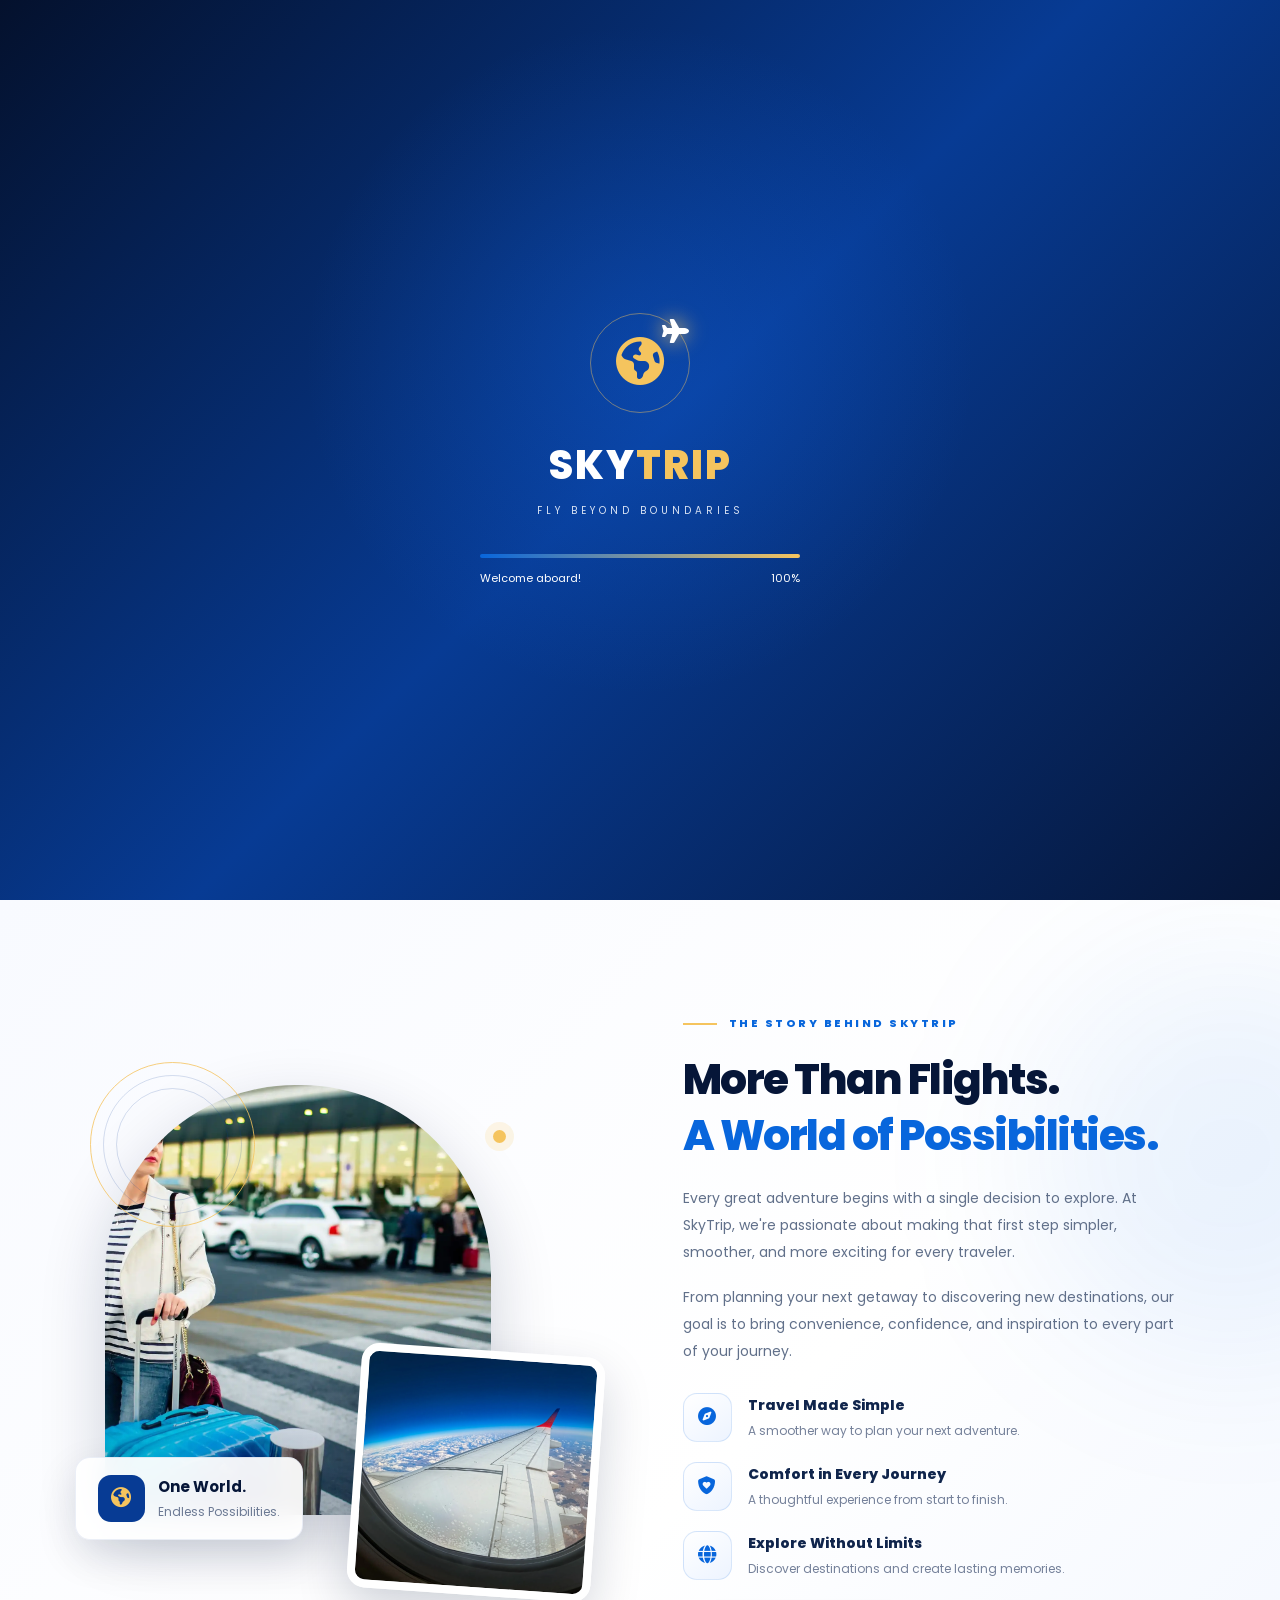
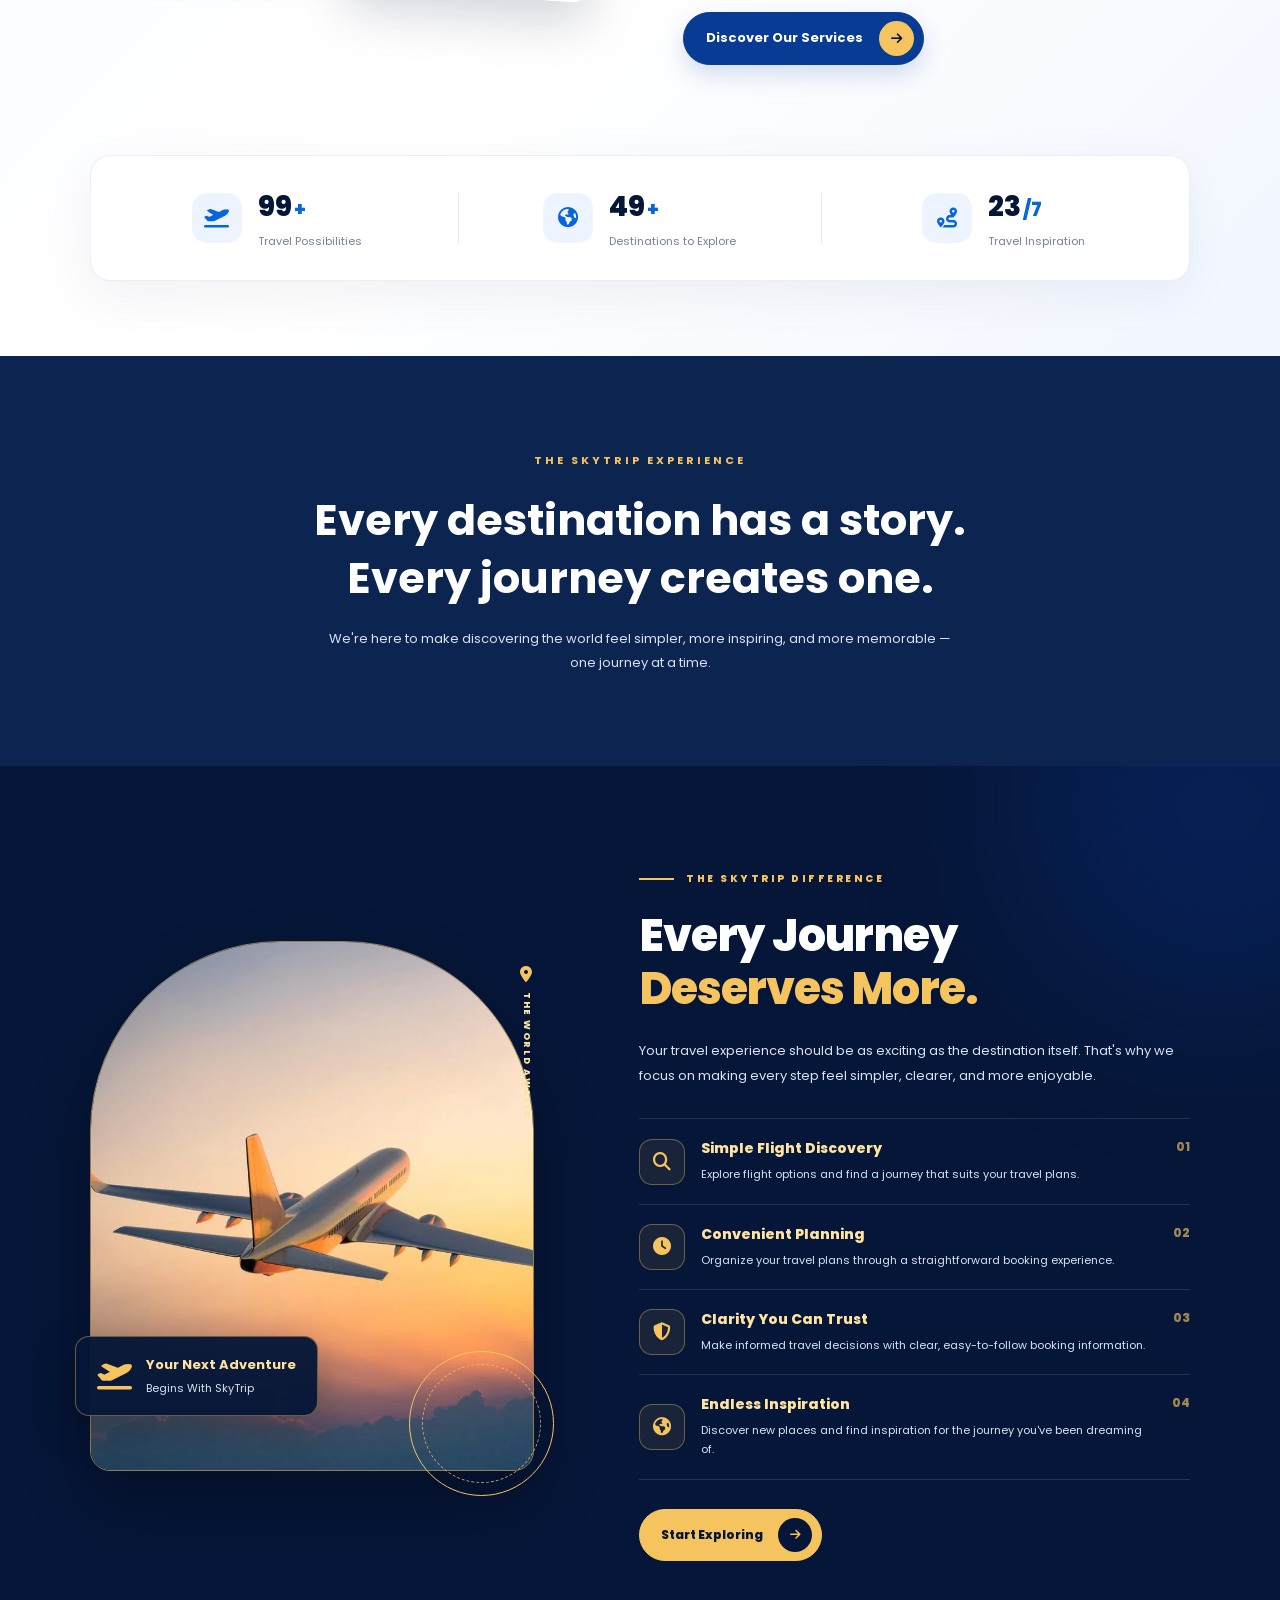
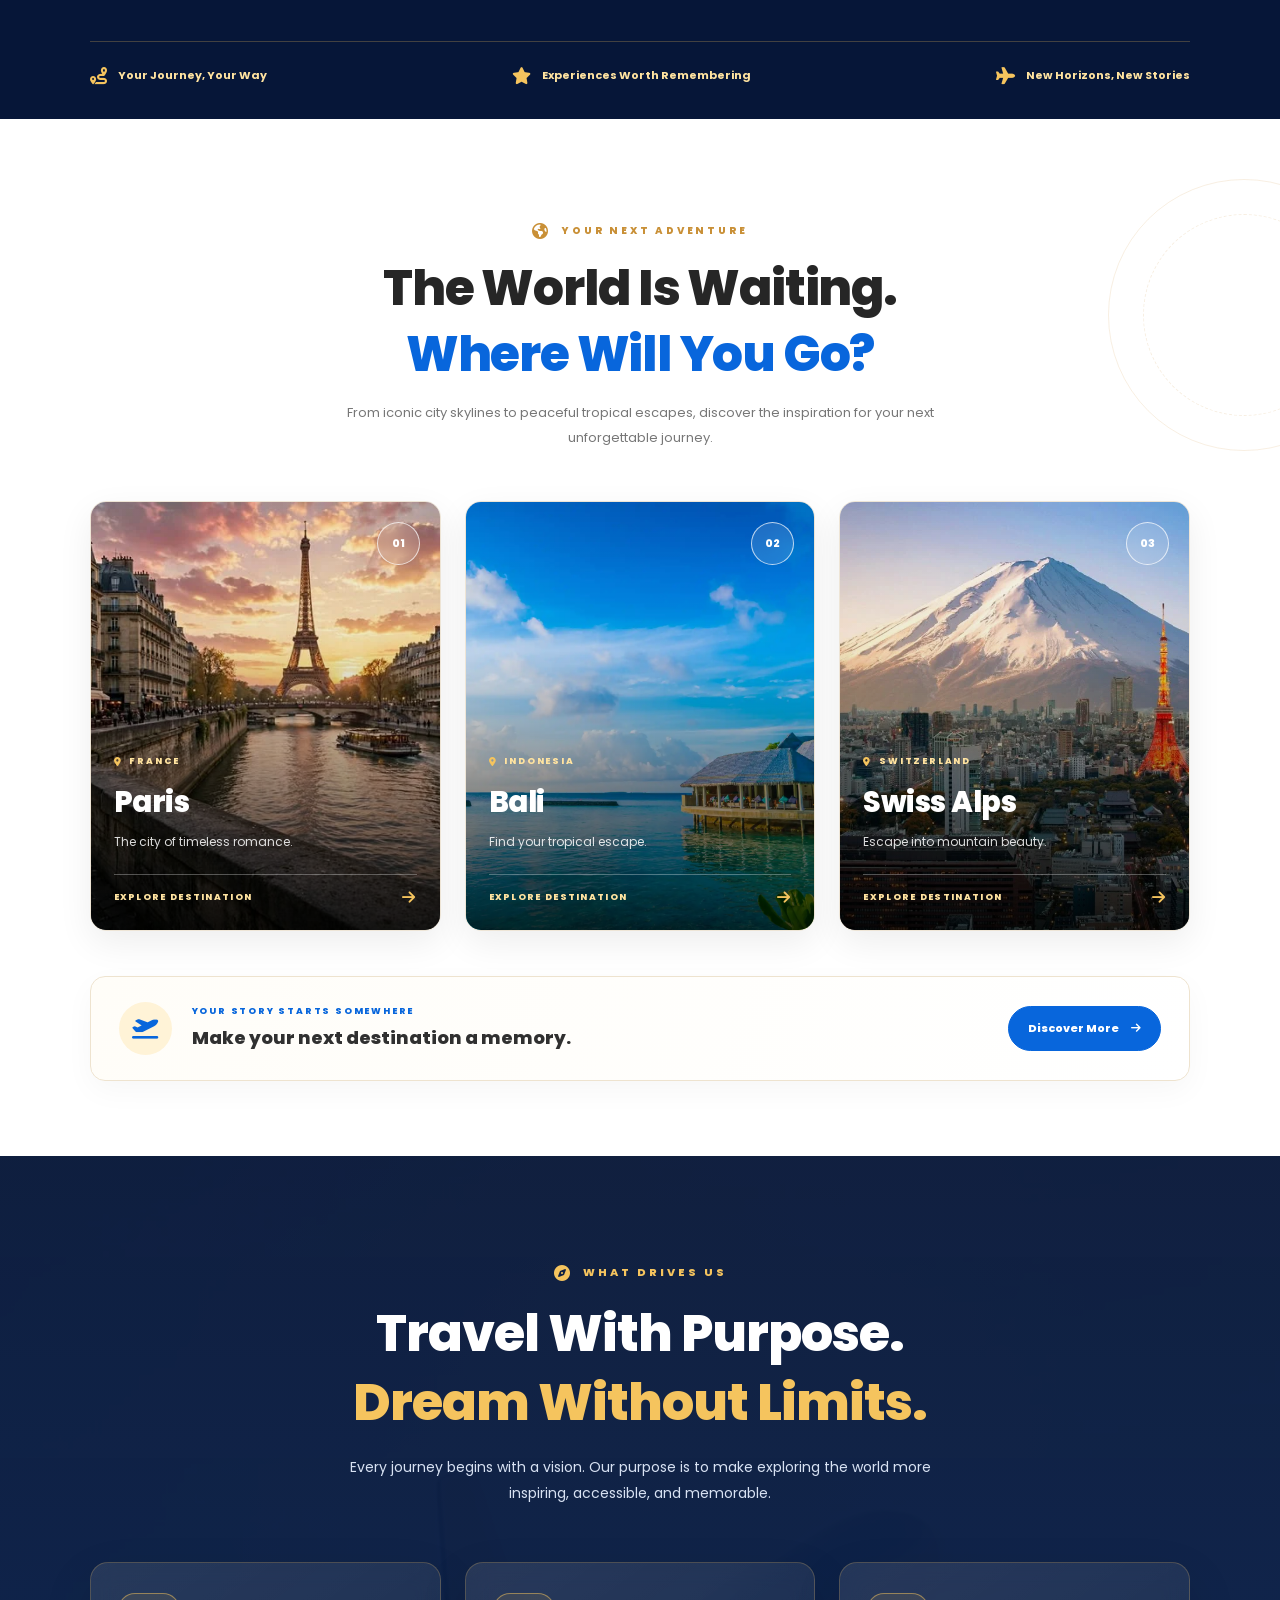
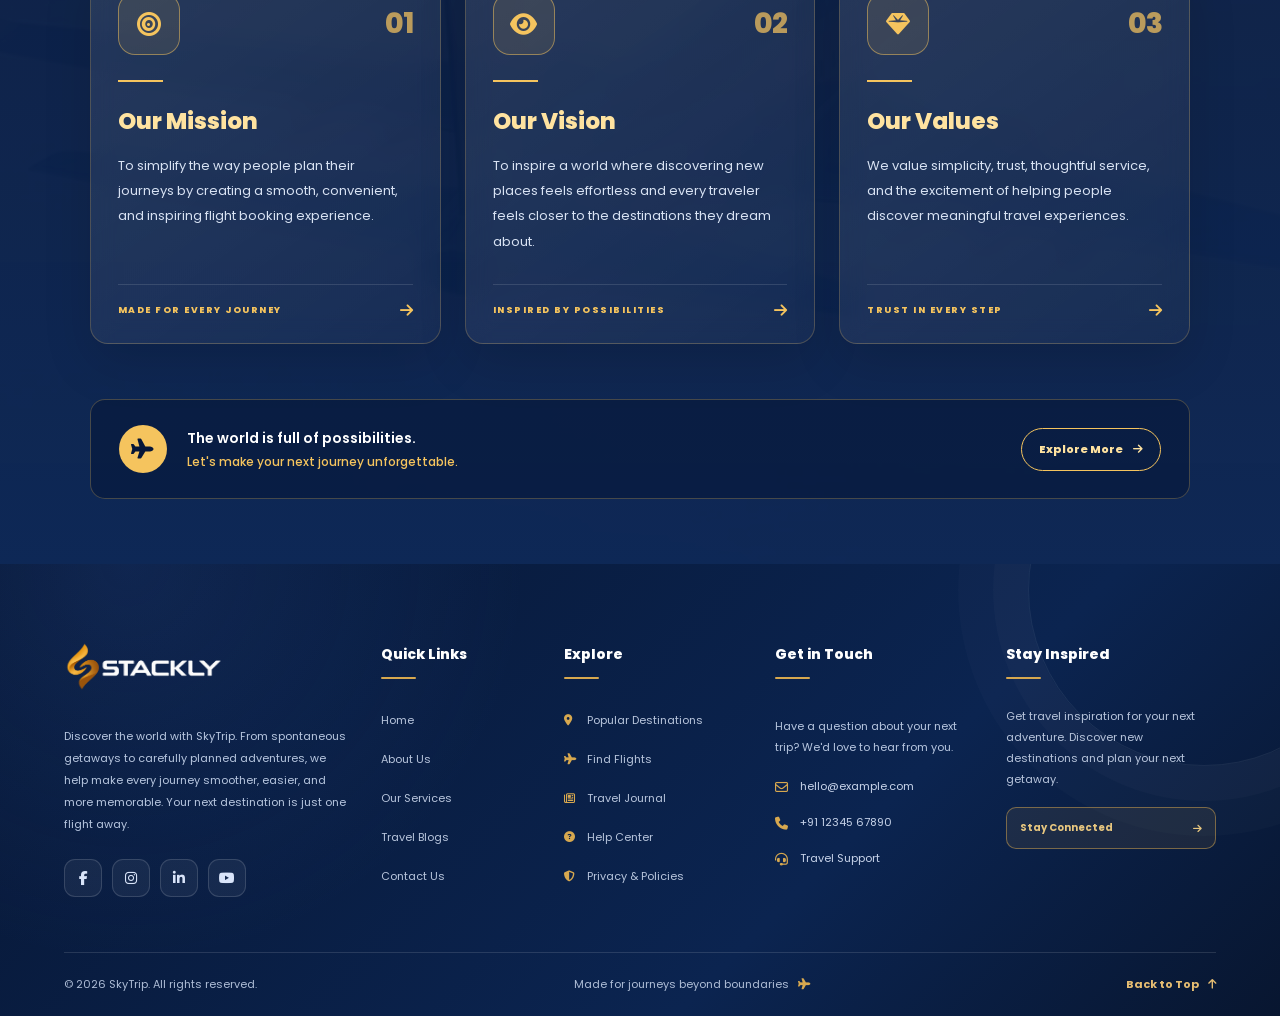
<file: about.html>
<!DOCTYPE html>
<html lang="en">
<head>
    <meta charset="UTF-8">
    <meta name="viewport" content="width=device-width, initial-scale=1.0">
    <meta name="theme-color" content="#071b49">
    <title>SkyTrip | Explore Beyond Boundaries</title>

    <link rel="stylesheet" href="./css/about.css">
    <link rel="preconnect" href="https://fonts.googleapis.com">
    <link href="https://fonts.googleapis.com/css2?family=Poppins:wght@400;500;600;700;800&display=swap" rel="stylesheet">
    <link rel="stylesheet" href="https://cdnjs.cloudflare.com/ajax/libs/font-awesome/6.7.2/css/all.min.css">

</head>
<body>

    <!-- PRELOADER -->
    <div class="preloader" id="preloader">
        <div class="loader-orbit">
            <div class="loader-globe">
                <i class="fa-solid fa-earth-americas"></i>
            </div>
            <i class="fa-solid fa-plane loader-plane"></i>
        </div>

        <a class="loader-brand">
            SKY<span>TRIP</span>
        </a>
        <p class="loader-tagline">FLY BEYOND BOUNDARIES</p>

        <div class="loader-track">
            <span id="loaderProgress"></span>
        </div>

        <div class="loader-bottom">
            <span id="loaderText">Preparing your journey...</span>
            <span id="loaderPercent">0%</span>
        </div>
    </div>

    <!-- NAVBAR -->
    <header class="header" id="header">
        <nav class="navbar container">

            <a href="index.html" class="brand" aria-label="SkyTrip home">
                <img src="images/stackly_logo.webp" alt="SkyTrip Logo"
                     onerror="this.style.display='none'">
            </a>

            <button class="menu-toggle" id="menuToggle"
                    aria-label="Open navigation menu"
                    aria-expanded="false">
                <i class="fa-solid fa-bars"></i>
            </button>

            <ul class="nav-links" id="navLinks">

<li><a class="nav-link" href="index.html">Home</a></li>
<li><a class="nav-link" href="about.html">About Us</a></li>
<li><a class="nav-link" href="service.html">Services</a></li>
<li><a class="nav-link" href="blogs.html">Blogs</a></li>
<li><a class="nav-link" href="contact.html">Contact</a></li>

                <li class="mobile-login">
                    <a class="login-btn" href="login.html">
                        <i class="fa-solid fa-user"></i> Login
                    </a>
                </li>
            </ul>

            <a href="login.html" class="login-btn desktop-login">
                <i class="fa-solid fa-user"></i>
                <span>Login</span>
            </a>

        </nav>
    </header>

<main>
    
<!-- ABOUT LANDING SECTION -->
<section class="about-hero" id="about-home">

    <div class="about-hero-bg"></div>
    <div class="about-hero-overlay"></div>

    <div class="about-hero-content">

        <div class="about-eyebrow">
            <span></span>
            DISCOVER THE STORY OF SKYTRIP
        </div>

        <h1>
            Travel Beyond<br>
            <span>Every Boundary.</span>
        </h1>

        <p>
            At SkyTrip, we believe every journey holds a new possibility.
            Discover incredible destinations, create unforgettable memories,
            and experience a world full of extraordinary adventures.
        </p>

        <div class="about-hero-buttons">
            <a href="service.html" class="about-hero-btn">
                Explore Our Services
                <i class="fa-solid fa-arrow-right"></i>
            </a>

            <a href="404.html" class="about-hero-link">
                <span><i class="fa-solid fa-play"></i></span>
                Discover Our Story
            </a>
        </div>

        <div class="about-hero-bottom-info">
            <div class="about-info-item">
                <i class="fa-solid fa-earth-americas"></i>
                <div>
                    <strong>A World to Explore</strong>
                    <small>Endless travel possibilities</small>
                </div>
            </div>

            <div class="about-info-divider"></div>

            <div class="about-info-item">
                <i class="fa-solid fa-plane-departure"></i>
                <div>
                    <strong>Your Journey, Your Way</strong>
                    <small>Make every moment count</small>
                </div>
            </div>
        </div>

    </div>

    <!-- Decorative visual -->
    <div class="about-hero-visual">

        <div class="about-visual-circle circle-one"></div>
        <div class="about-visual-circle circle-two"></div>

        <div class="about-plane-circle">
            <i class="fa-solid fa-plane"></i>
        </div>

        <div class="about-floating-card about-card-top">
            <i class="fa-solid fa-compass"></i>
            <div>
                <small>YOUR NEXT ADVENTURE</small>
                <strong>Starts Here</strong>
            </div>
        </div>

        <div class="about-floating-card about-card-bottom">
            <i class="fa-solid fa-location-dot"></i>
            <div>
                <small>THE WORLD IS CALLING</small>
                <strong>Where To Next?</strong>
            </div>
        </div>

    </div>

    <a href="#about-story" class="about-scroll-indicator">
        <span>SCROLL TO EXPLORE</span>
        <i class="fa-solid fa-chevron-down"></i>
    </a>

</section>

<!-- OUR STORY SECTION -->
<section class="story-section" id="our-story">

    <div class="story-bg-glow"></div>

    <div class="story-container">

        <!-- LEFT: IMAGE AREA -->
        <div class="story-visual story-reveal">

            <div class="story-image-main">
                <img
                    src="images/flight5.webp"
                    alt="Travelers exploring a beautiful destination"
                    loading="lazy"
                >
            </div>

            <div class="story-image-small">
                <img
                    src="images/flight2.webp"
                    alt="Beautiful mountain travel destination"
                    loading="lazy"
                >
            </div>

            <div class="story-image-shade"></div>

            <div class="story-experience-card">
                <span class="story-card-icon">
                    <i class="fa-solid fa-earth-americas"></i>
                </span>
                <div>
                    <strong>One World.</strong>
                    <p>Endless Possibilities.</p>
                </div>
            </div>

            <div class="story-outline-circle"></div>
            <div class="story-gold-dot"></div>

        </div>

        <!-- RIGHT: CONTENT AREA -->
        <div class="story-content">

            <div class="story-label story-reveal">
                <span class="story-label-line"></span>
                <span>THE STORY BEHIND SKYTRIP</span>
            </div>

            <h2 class="story-heading story-reveal">
                More Than Flights.
                <span>A World of Possibilities.</span>
            </h2>

            <p class="story-description story-reveal">
                Every great adventure begins with a single decision to explore.
                At SkyTrip, we're passionate about making that first step
                simpler, smoother, and more exciting for every traveler.
            </p>

            <p class="story-description story-description-secondary story-reveal">
                From planning your next getaway to discovering new destinations,
                our goal is to bring convenience, confidence, and inspiration
                to every part of your journey.
            </p>

            <!-- FEATURES -->
            <div class="story-features">

                <div class="story-feature story-reveal">
                    <div class="story-feature-icon">
                        <i class="fa-solid fa-compass"></i>
                    </div>
                    <div>
                        <h3>Travel Made Simple</h3>
                        <p>A smoother way to plan your next adventure.</p>
                    </div>
                </div>

                <div class="story-feature story-reveal">
                    <div class="story-feature-icon">
                        <i class="fa-solid fa-shield-heart"></i>
                    </div>
                    <div>
                        <h3>Comfort in Every Journey</h3>
                        <p>A thoughtful experience from start to finish.</p>
                    </div>
                </div>

                <div class="story-feature story-reveal">
                    <div class="story-feature-icon">
                        <i class="fa-solid fa-globe"></i>
                    </div>
                    <div>
                        <h3>Explore Without Limits</h3>
                        <p>Discover destinations and create lasting memories.</p>
                    </div>
                </div>

            </div>

            <a href="service.html" class="story-cta story-reveal">
                Discover Our Services
                <span><i class="fa-solid fa-arrow-right"></i></span>
            </a>

        </div>
    </div>

    <!-- BOTTOM STATS -->
    <div class="story-stats story-reveal">

        <div class="story-stat">
            <span class="story-stat-icon">
                <i class="fa-solid fa-plane-departure"></i>
            </span>
            <div>
                <h3><span class="story-counter" data-target="100">0</span><span>+</span></h3>
                <p>Travel Possibilities</p>
            </div>
        </div>

        <div class="story-stat-divider"></div>

        <div class="story-stat">
            <span class="story-stat-icon">
                <i class="fa-solid fa-earth-americas"></i>
            </span>
            <div>
                <h3><span class="story-counter" data-target="50">0</span><span>+</span></h3>
                <p>Destinations to Explore</p>
            </div>
        </div>

        <div class="story-stat-divider"></div>

        <div class="story-stat">
            <span class="story-stat-icon">
                <i class="fa-solid fa-route"></i>
            </span>
            <div>
                <h3><span class="story-counter" data-target="24">0</span><span>/7</span></h3>
                <p>Travel Inspiration</p>
            </div>
        </div>

    </div>

</section>

<section class="about-story" id="about-story">
    <span>THE SKYTRIP EXPERIENCE</span>
    <h2>Every destination has a story. Every journey creates one.</h2>
    <p>
        We're here to make discovering the world feel simpler,
        more inspiring, and more memorable — one journey at a time.
    </p>
</section>

<!-- WHY CHOOSE SKYTRIP -->
<section class="sky-why" id="why-skytrip">

    <div class="sky-why-container">

        <!-- LEFT VISUAL -->
        <div class="sky-why-visual">

            <div class="sky-why-image">
                <img
                    src="images/about1.webp"
                    alt="Airplane ready for a journey"
                    loading="lazy"
                >
            </div>

            <div class="sky-why-image-accent"></div>

            <div class="sky-why-badge">
                <i class="fa-solid fa-plane-departure"></i>
                <div>
                    <strong>Your Next Adventure</strong>
                    <span>Begins With SkyTrip</span>
                </div>
            </div>

            <div class="sky-why-corner">
                <i class="fa-solid fa-location-dot"></i>
                <span>THE WORLD AWAITS</span>
            </div>

        </div>

        <!-- RIGHT CONTENT -->
        <div class="sky-why-content">

            <div class="sky-why-label">
                <span></span>
                THE SKYTRIP DIFFERENCE
            </div>

            <h2>
                Every Journey
                <span>Deserves More.</span>
            </h2>

            <p class="sky-why-intro">
                Your travel experience should be as exciting as the
                destination itself. That's why we focus on making
                every step feel simpler, clearer, and more enjoyable.
            </p>

            <!-- BENEFITS -->
            <div class="sky-why-list">

                <div class="sky-why-item">
                    <div class="sky-why-icon">
                        <i class="fa-solid fa-magnifying-glass"></i>
                    </div>

                    <div class="sky-why-text">
                        <h3>Simple Flight Discovery</h3>
                        <p>
                            Explore flight options and find a journey
                            that suits your travel plans.
                        </p>
                    </div>

                    <span class="sky-why-index">01</span>
                </div>

                <div class="sky-why-item">
                    <div class="sky-why-icon">
                        <i class="fa-solid fa-clock"></i>
                    </div>

                    <div class="sky-why-text">
                        <h3>Convenient Planning</h3>
                        <p>
                            Organize your travel plans through a
                            straightforward booking experience.
                        </p>
                    </div>

                    <span class="sky-why-index">02</span>
                </div>

                <div class="sky-why-item">
                    <div class="sky-why-icon">
                        <i class="fa-solid fa-shield-halved"></i>
                    </div>

                    <div class="sky-why-text">
                        <h3>Clarity You Can Trust</h3>
                        <p>
                            Make informed travel decisions with clear,
                            easy-to-follow booking information.
                        </p>
                    </div>

                    <span class="sky-why-index">03</span>
                </div>

                <div class="sky-why-item">
                    <div class="sky-why-icon">
                        <i class="fa-solid fa-earth-americas"></i>
                    </div>

                    <div class="sky-why-text">
                        <h3>Endless Inspiration</h3>
                        <p>
                            Discover new places and find inspiration
                            for the journey you've been dreaming of.
                        </p>
                    </div>

                    <span class="sky-why-index">04</span>
                </div>

            </div>

            <a href="404.html" class="sky-why-button">
                Start Exploring
                <span><i class="fa-solid fa-arrow-right"></i></span>
            </a>

        </div>

    </div>

    <!-- BOTTOM HIGHLIGHTS -->
    <div class="sky-why-highlights">

        <div class="sky-why-highlight">
            <i class="fa-solid fa-route"></i>
            <span>Your Journey, Your Way</span>
        </div>

        <div class="sky-why-highlight">
            <i class="fa-solid fa-star"></i>
            <span>Experiences Worth Remembering</span>
        </div>

        <div class="sky-why-highlight">
            <i class="fa-solid fa-plane"></i>
            <span>New Horizons, New Stories</span>
        </div>

    </div>

</section>

<!-- EXPLORE DESTINATIONS SECTION -->
<section class="sky-destinations" id="sky-destinations">

    <div class="sky-destinations-container">

        <!-- SECTION HEADER -->
        <div class="sky-destinations-heading destination-reveal">

            <span class="sky-destinations-eyebrow">
                <i class="fa-solid fa-earth-americas"></i>
                YOUR NEXT ADVENTURE
            </span>

            <h2>
                The World Is Waiting.
                <span>Where Will You Go?</span>
            </h2>

            <p>
                From iconic city skylines to peaceful tropical escapes,
                discover the inspiration for your next unforgettable journey.
            </p>

        </div>

        <!-- DESTINATION GRID -->
        <div class="sky-destination-grid">

            <!-- PARIS -->
            <article class="sky-destination-card destination-reveal"
                     onclick="window.location.href='404.html'"
                     tabindex="0"
                     role="link"
                     aria-label="Explore Paris">

                <img
                    src="images/paris.webp"
                    alt="Paris Eiffel Tower"
                    loading="lazy"
                >

                <div class="sky-destination-overlay"></div>

                <span class="sky-destination-number">01</span>

                <div class="sky-destination-content">
                    <span class="sky-destination-tag">
                        <i class="fa-solid fa-location-dot"></i>
                        FRANCE
                    </span>

                    <h3>Paris</h3>
                    <p>The city of timeless romance.</p>

                    <span class="sky-destination-explore">
                        EXPLORE DESTINATION
                        <i class="fa-solid fa-arrow-right"></i>
                    </span>
                </div>

            </article>

            <!-- BALI -->
            <article class="sky-destination-card destination-reveal"
                     onclick="window.location.href='404.html'"
                     tabindex="0"
                     role="link"
                     aria-label="Explore Bali">

                <img
                    src="images/flight4.webp"
                    alt="Tropical Bali destination"
                    loading="lazy"
                >

                <div class="sky-destination-overlay"></div>

                <span class="sky-destination-number">02</span>

                <div class="sky-destination-content">
                    <span class="sky-destination-tag">
                        <i class="fa-solid fa-location-dot"></i>
                        INDONESIA
                    </span>

                    <h3>Bali</h3>
                    <p>Find your tropical escape.</p>

                    <span class="sky-destination-explore">
                        EXPLORE DESTINATION
                        <i class="fa-solid fa-arrow-right"></i>
                    </span>
                </div>

            </article>

            <!-- SWITZERLAND -->
            <article class="sky-destination-card destination-reveal"
                     onclick="window.location.href='404.html'"
                     tabindex="0"
                     role="link"
                     aria-label="Explore Switzerland">

                <img
                    src="images/tokyo.webp"
                    alt="Mountain scenery in Switzerland"
                    loading="lazy"
                >

                <div class="sky-destination-overlay"></div>

                <span class="sky-destination-number">03</span>

                <div class="sky-destination-content">
                    <span class="sky-destination-tag">
                        <i class="fa-solid fa-location-dot"></i>
                        SWITZERLAND
                    </span>

                    <h3>Swiss Alps</h3>
                    <p>Escape into mountain beauty.</p>

                    <span class="sky-destination-explore">
                        EXPLORE DESTINATION
                        <i class="fa-solid fa-arrow-right"></i>
                    </span>
                </div>

            </article>

        </div>

        <!-- BOTTOM BANNER -->
        <div class="sky-destination-banner destination-reveal">

            <div class="sky-destination-banner-icon">
                <i class="fa-solid fa-plane-departure"></i>
            </div>

            <div class="sky-destination-banner-text">
                <span>YOUR STORY STARTS SOMEWHERE</span>
                <h3>Make your next destination a memory.</h3>
            </div>

            <a href="404.html" class="sky-destination-button">
                Discover More
                <i class="fa-solid fa-arrow-right"></i>
            </a>

        </div>

    </div>

</section>


<!-- MISSION, VISION & VALUES SECTION -->
<section class="sky-purpose" id="our-purpose">

    <div class="sky-purpose-bg"></div>
    <div class="sky-purpose-overlay"></div>

    <div class="sky-purpose-container">

        <!-- SECTION HEADING -->
        <div class="sky-purpose-heading">
            <span class="sky-purpose-label">
                <i class="fa-solid fa-compass"></i>
                WHAT DRIVES US
            </span>

            <h2>
                Travel With Purpose.
                <span>Dream Without Limits.</span>
            </h2>

            <p>
                Every journey begins with a vision.
                Our purpose is to make exploring the world
                more inspiring, accessible, and memorable.
            </p>
        </div>

        <!-- PURPOSE CARDS -->
        <div class="sky-purpose-grid">

<!-- MISSION -->
<article class="sky-purpose-card"
         onclick="window.location.href='404.html'"
         style="cursor: pointer;">

    <div class="sky-purpose-card-top">
        <span class="sky-purpose-icon">
            <i class="fa-solid fa-bullseye"></i>
        </span>
        <span class="sky-purpose-number">01</span>
    </div>

    <div class="sky-purpose-card-line"></div>

    <h3>Our Mission</h3>

    <p>
        To simplify the way people plan their journeys
        by creating a smooth, convenient, and inspiring
        flight booking experience.
    </p>

    <div class="sky-purpose-card-footer">
        <span>MADE FOR EVERY JOURNEY</span>
        <i class="fa-solid fa-arrow-right"></i>
    </div>

</article>

            <!-- VISION -->
            <article class="sky-purpose-card"
         onclick="window.location.href='404.html'"
         style="cursor: pointer;">
                <div class="sky-purpose-card-top">
                    <span class="sky-purpose-icon">
                        <i class="fa-solid fa-eye"></i>
                    </span>
                    <span class="sky-purpose-number">02</span>
                </div>

                <div class="sky-purpose-card-line"></div>

                <h3>Our Vision</h3>

                <p>
                    To inspire a world where discovering new places
                    feels effortless and every traveler feels closer
                    to the destinations they dream about.
                </p>

                <div class="sky-purpose-card-footer">
                    <span>INSPIRED BY POSSIBILITIES</span>
                    <i class="fa-solid fa-arrow-right"></i>
                </div>
            </article>

            <!-- VALUES -->
            <article class="sky-purpose-card"
         onclick="window.location.href='404.html'"
         style="cursor: pointer;">
                <div class="sky-purpose-card-top">
                    <span class="sky-purpose-icon">
                        <i class="fa-solid fa-gem"></i>
                    </span>
                    <span class="sky-purpose-number">03</span>
                </div>

                <div class="sky-purpose-card-line"></div>

                <h3>Our Values</h3>

                <p>
                    We value simplicity, trust, thoughtful service,
                    and the excitement of helping people discover
                    meaningful travel experiences.
                </p>

                <div class="sky-purpose-card-footer">
                    <span>TRUST IN EVERY STEP</span>
                    <i class="fa-solid fa-arrow-right"></i>
                </div>
            </article>

        </div>

        <!-- BOTTOM MESSAGE -->
        <div class="sky-purpose-bottom">
            <div class="sky-purpose-bottom-icon">
                <i class="fa-solid fa-plane"></i>
            </div>

            <p>
                The world is full of possibilities.
                <span>Let's make your next journey unforgettable.</span>
            </p>

            <a href="404.html" class="sky-purpose-link">
                Explore More
                <i class="fa-solid fa-arrow-right"></i>
            </a>
        </div>

    </div>
</section>
</main>

<footer class="footer" id="footer">
    <div class="footer-container">

        <!-- 1. Brand Column -->
        <div class="footer-column footer-about">

<a href="index.html" class="footer-brand">
    <img src="images/stackly_logo.webp"
         alt="SkyTrip Logo"
         class="footer-logo">
</a>

            <p class="footer-description">
                Discover the world with SkyTrip. From spontaneous
                getaways to carefully planned adventures, we help
                make every journey smoother, easier, and more memorable.
                Your next destination is just one flight away.
            </p>

<div class="footer-socials">

    <a href="404.html" aria-label="Facebook">
        <i class="fa-brands fa-facebook-f"></i>
    </a>

    <a href="404.html" aria-label="Instagram">
        <i class="fa-brands fa-instagram"></i>
    </a>

    <a href="404.html" aria-label="LinkedIn">
        <i class="fa-brands fa-linkedin-in"></i>
    </a>

    <a href="404.html" aria-label="YouTube">
        <i class="fa-brands fa-youtube"></i>
    </a>

</div>

        </div>

        <!-- 2. Quick Links -->
        <div class="footer-column">
            <h3 class="footer-title">Quick Links</h3>

            <ul class="footer-links">
                <li><a href="index.html">Home</a></li>
                <li><a href="about.html">About Us</a></li>
                <li><a href="service.html">Our Services</a></li>
                <li><a href="blogs.html">Travel Blogs</a></li>
                <li><a href="contact.html">Contact Us</a></li>
            </ul>
        </div>

        <!-- 3. Explore -->
        <div class="footer-column">
            <h3 class="footer-title">Explore</h3>

            <ul class="footer-links">
                <li>
                    <a href="404.html">
                        <i class="fa-solid fa-location-dot"></i>
                        Popular Destinations
                    </a>
                </li>

                <li>
                    <a href="404.html">
                        <i class="fa-solid fa-plane"></i>
                        Find Flights
                    </a>
                </li>

                <li>
                    <a href="404.html">
                        <i class="fa-regular fa-newspaper"></i>
                        Travel Journal
                    </a>
                </li>

                <li>
                    <a href="404.html">
                        <i class="fa-solid fa-circle-question"></i>
                        Help Center
                    </a>
                </li>

                <li>
                    <a href="404.html">
                        <i class="fa-solid fa-shield-halved"></i>
                        Privacy &amp; Policies
                    </a>
                </li>
            </ul>
        </div>

        <!-- 4. Contact Information -->
        <div class="footer-column footer-contact">
            <h3 class="footer-title">Get in Touch</h3>

            <p class="footer-contact-intro">
                Have a question about your next trip?
                We'd love to hear from you.
            </p>

            <a href="404.html"
               class="footer-contact-item">
                <i class="fa-regular fa-envelope"></i>
                <span>hello@example.com</span>
            </a>

            <a href="404.html"
               class="footer-contact-item">
                <i class="fa-solid fa-phone"></i>
                <span>+91 12345 67890</span>
            </a>

            <a href="404.html" class="footer-contact-item">
                <i class="fa-solid fa-headset"></i>
                <span>Travel Support</span>
            </a>
        </div>

        <!-- 5. Stay Inspired -->
        <div class="footer-column footer-newsletter">
            <h3 class="footer-title">Stay Inspired</h3>

            <p>
                Get travel inspiration for your next adventure.
                Discover new destinations and plan your next getaway.
            </p>

            <a href="404.html"
               class="footer-newsletter-btn">
                Stay Connected
                <i class="fa-solid fa-arrow-right"></i>
            </a>
        </div>

    </div>

    <!-- Footer Bottom -->
    <div class="footer-bottom">

        <p>
            © <span id="year"></span> SkyTrip.
            All rights reserved.
        </p>

        <p class="footer-bottom-tagline">
            Made for journeys beyond boundaries
            <i class="fa-solid fa-plane"></i>
        </p>

        <a href="#home" class="footer-back-top">
            Back to Top
            <i class="fa-solid fa-arrow-up"></i>
        </a>

    </div>
</footer>
    <script src="./js/about.js"></script>
</body>
</html>
</file>
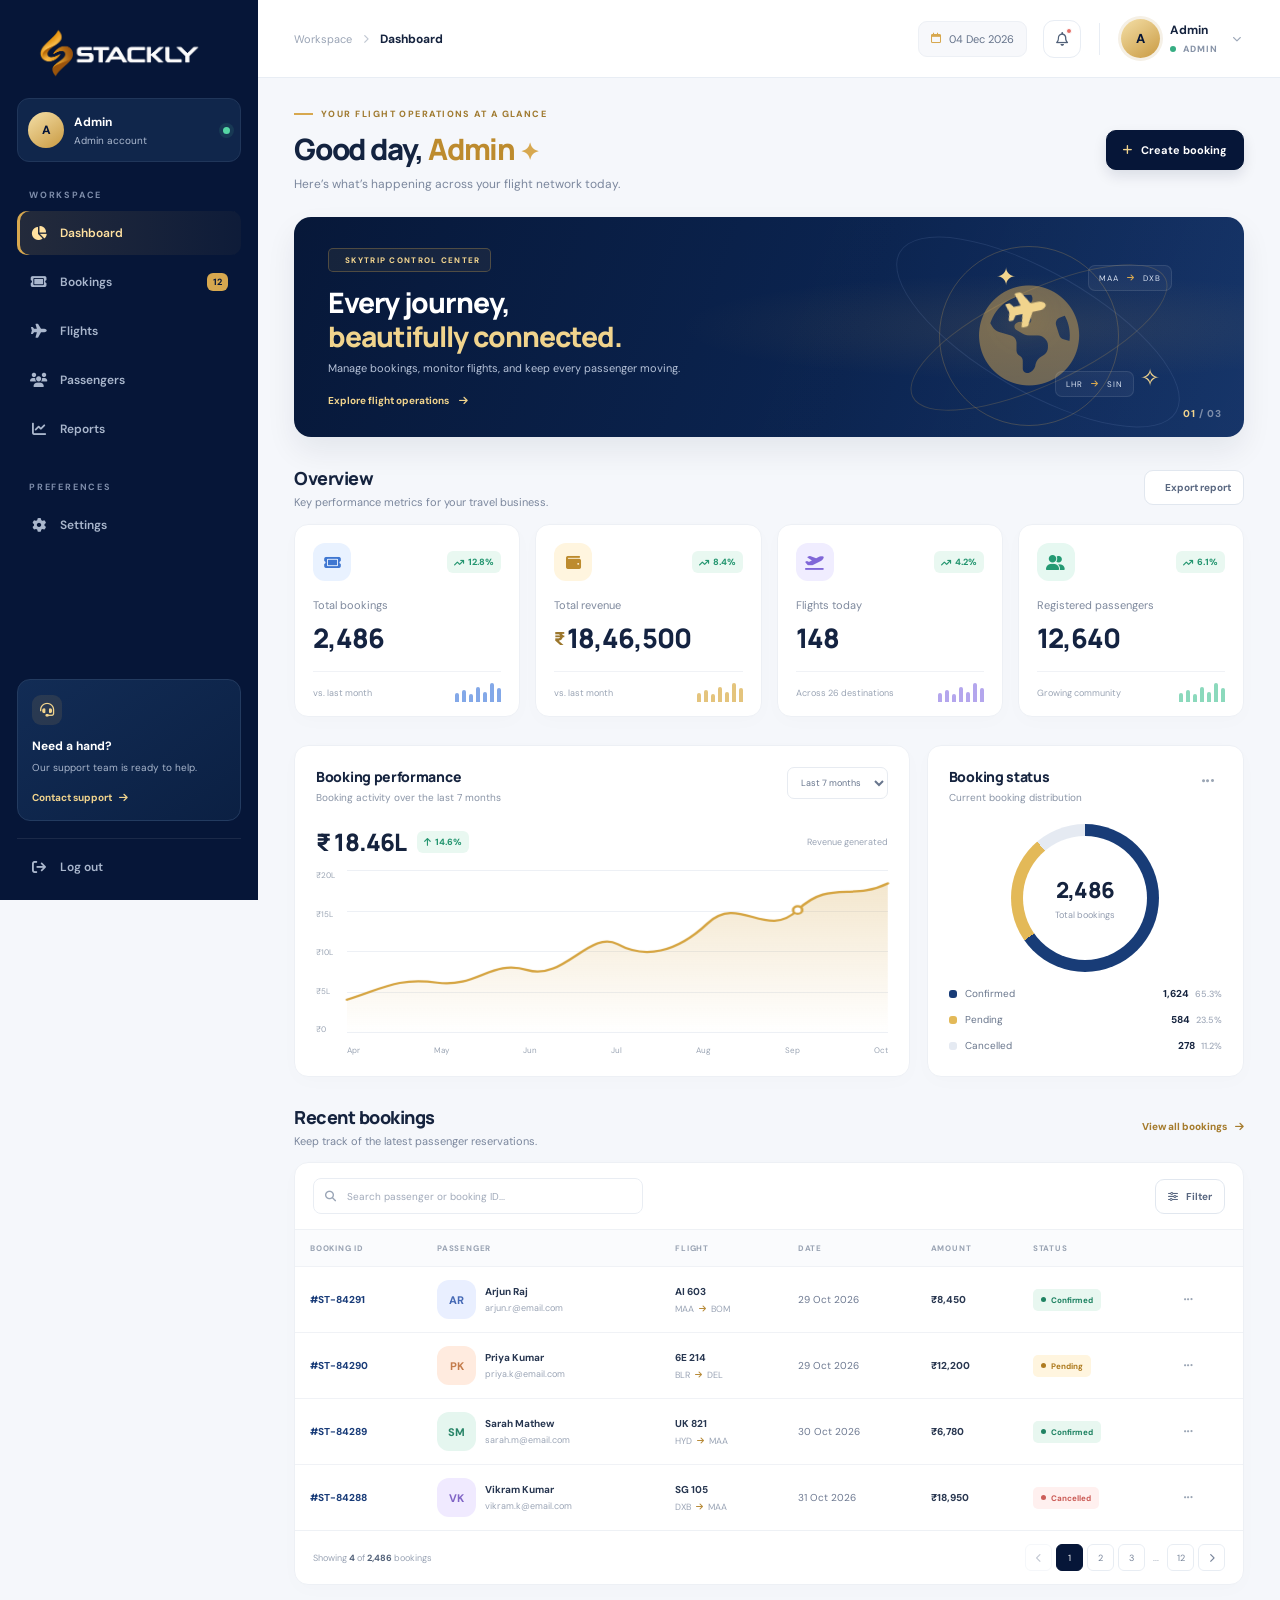
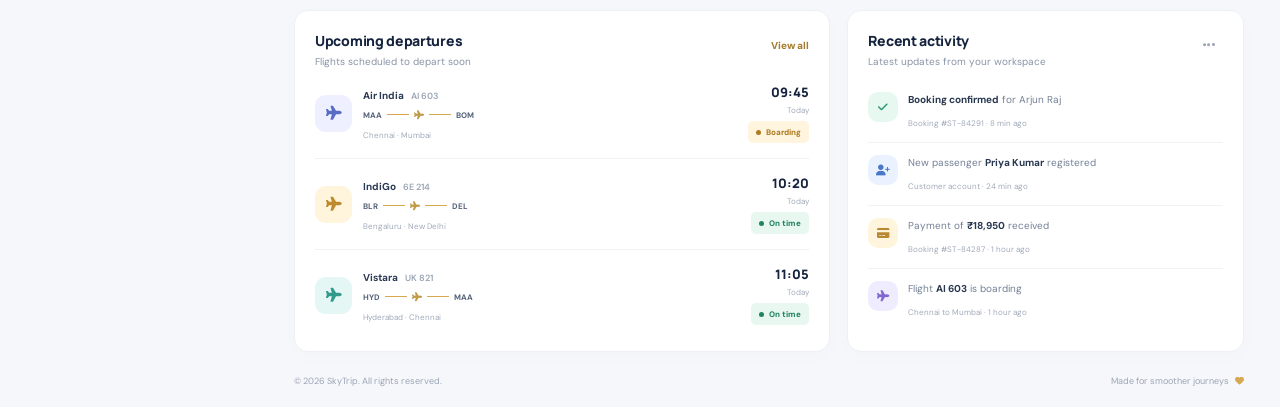
<file: admin-dashboard.html>
<!DOCTYPE html>
<html lang="en">
<head>
  <meta charset="UTF-8"><meta name="viewport" content="width=device-width, initial-scale=1.0">
  <meta name="theme-color" content="#061638"><title>SkyTrip | Admin Dashboard</title>
  <link rel="preconnect" href="https://fonts.googleapis.com"><link rel="preconnect" href="https://fonts.gstatic.com" crossorigin>
  <link href="https://fonts.googleapis.com/css2?family=DM+Sans:wght@400;500;600;700&family=Manrope:wght@400;500;600;700;800&display=swap" rel="stylesheet">
  <link href="https://cdnjs.cloudflare.com/ajax/libs/font-awesome/6.5.2/css/all.min.css" rel="stylesheet"><link rel="stylesheet" href="css/admin-dashboard.css">
</head>
<body>
  <div class="preloader" id="preloader"><div class="loader-plane"><i class="fa-solid fa-plane"></i></div><div class="loader-brand">STACKLY<span>.</span></div><div class="loader-track"><span></span></div><small>Preparing your dashboard</small></div>
  <div class="app-shell">
    <div class="sidebar-overlay" id="sidebarOverlay"></div>
    <aside class="sidebar" id="sidebar">
      <a href="admin-dashboard.html" class="sidebar-brand" aria-label="SkyTrip Admin Dashboard">
    <img
        src="./images/stackly_logo.webp"
        alt="SKYTRIP Flight Management"
        class="sidebar-logo"
    >
</a>
      <div class="sidebar-account"><div class="account-avatar" id="sideAvatar">A</div><div class="account-copy"><strong id="sideName">Admin</strong><span id="sideEmail">admin@skytrip.com</span></div><span class="online-dot"></span></div>
      <p class="menu-caption">WORKSPACE</p>
<nav class="side-nav" aria-label="Main navigation">
    <a href="#dashboard" class="nav-link active" data-section="dashboard">
        <i class="fa-solid fa-chart-pie"></i>
        <span>Dashboard</span>
    </a>

    <a href="#bookings" class="nav-link" data-section="bookings">
        <i class="fa-solid fa-ticket"></i>
        <span>Bookings</span>
        <b class="nav-count">12</b>
    </a>

    <a href="#flights" class="nav-link" data-section="flights">
        <i class="fa-solid fa-plane"></i>
        <span>Flights</span>
    </a>

    <a href="#passengers" class="nav-link" data-section="passengers">
        <i class="fa-solid fa-users"></i>
        <span>Passengers</span>
    </a>

    <a href="#reports" class="nav-link" data-section="reports">
        <i class="fa-solid fa-chart-line"></i>
        <span>Reports</span>
    </a>
</nav>
      <p class="menu-caption secondary-caption">PREFERENCES</p>
      <nav class="side-nav"><a href="dashboard-404.html" class="nav-link" data-section="settings"><i class="fa-solid fa-gear"></i><span>Settings</span></a></nav>
      <div class="sidebar-bottom"><div class="support-card"><span class="support-icon"><i class="fa-solid fa-headset"></i></span><strong>Need a hand?</strong><p>Our support team is ready to help.</p><a href="dashboard-404.html">Contact support <i class="fa-solid fa-arrow-right"></i></a></div><a href="login.html" class="nav-link logout-link" id="logoutBtn"><i class="fa-solid fa-arrow-right-from-bracket"></i><span>Log out</span></a></div>
    </aside>
    <main class="main-area">
      <header class="topbar">
        <div class="topbar-left"><button class="icon-button hamburger" id="menuToggle" aria-label="Open sidebar"><i class="fa-solid fa-bars"></i></button><div class="breadcrumb"><span>Workspace</span><i class="fa-solid fa-chevron-right"></i><strong id="breadcrumbTitle">Dashboard</strong></div></div>
        <a href="admin-dashboard.html" class="mobile-brand" aria-label="SkyTrip Dashboard">
    <img
        src="images/stackly_logo.webp"
        alt="SkyTrip Logo"
        class="mobile-brand-logo"
    >
</a>
        <div class="topbar-right"><div class="today-pill"><i class="fa-regular fa-calendar"></i><span id="todayDate">Today</span></div><button class="icon-button notification-button" id="notificationBtn" aria-label="Notifications"><i class="fa-regular fa-bell"></i><span class="notification-dot"></span></button><div class="top-divider"></div><button class="profile-trigger" id="profileTrigger"><span class="profile-avatar" id="topAvatar">A</span><span class="profile-meta"><strong id="topName">Admin</strong><small><i class="admin-dot"></i> ADMIN</small></span><i class="fa-solid fa-chevron-down profile-chevron"></i></button></div>
      </header>
      <section class="page-content" id="dashboardSection">
        <div class="welcome-row reveal"><div><div class="eyebrow"><span class="eyebrow-line"></span> YOUR FLIGHT OPERATIONS AT A GLANCE</div><h1>Good day, <span id="welcomeName">Admin</span> <span class="wave">✦</span></h1><p>Here’s what’s happening across your flight network today.</p></div><button class="primary-button" id="newBookingBtn" onclick="window.location.href='dashboard-404.html'"><i class="fa-solid fa-plus"></i> Create booking</button></div>
        <div class="hero-banner reveal"><div class="hero-copy"><span class="hero-chip"><i class="fa-solid fa-sparkles"></i> SKYTRIP CONTROL CENTER</span><h2>Every journey,<br><span>beautifully connected.</span></h2><p>Manage bookings, monitor flights, and keep every passenger moving.</p><button class="hero-button" data-section-jump="flights">Explore flight operations <i class="fa-solid fa-arrow-right"></i></button></div><div class="hero-art" aria-hidden="true"><div class="orbit orbit-one"></div><div class="orbit orbit-two"></div><div class="hero-globe"><i class="fa-solid fa-earth-americas"></i></div><div class="floating-plane"><i class="fa-solid fa-plane"></i></div><span class="route-label route-one">MAA <i class="fa-solid fa-arrow-right"></i> DXB</span><span class="route-label route-two">LHR <i class="fa-solid fa-arrow-right"></i> SIN</span><span class="hero-star star-one">✦</span><span class="hero-star star-two">✧</span></div><div class="banner-index">01 <span>/ 03</span></div></div>
        <div class="section-heading reveal"><div><h2>Overview</h2><p>Key performance metrics for your travel business.</p></div><button class="subtle-button" id="exportBtn" onclick="window.location.href = 'dashboard-404.html'"><i class="fa-solid fa-arrow-down-to-line"></i> Export report</button></div>
        <div class="stats-grid">
          <article class="stat-card reveal" style="--delay:0ms"><div class="stat-top"><span class="stat-icon icon-blue"><i class="fa-solid fa-ticket"></i></span><span class="trend positive"><i class="fa-solid fa-arrow-trend-up"></i> 12.8%</span></div><p>Total bookings</p><div class="stat-value"><span class="counter" data-count="2486">0</span></div><div class="stat-foot"><span>vs. last month</span><span class="mini-bars"><i></i><i></i><i></i><i></i><i></i><i></i><i></i></span></div></article>
          <article class="stat-card reveal" style="--delay:80ms"><div class="stat-top"><span class="stat-icon icon-gold"><i class="fa-solid fa-wallet"></i></span><span class="trend positive"><i class="fa-solid fa-arrow-trend-up"></i> 8.4%</span></div><p>Total revenue</p><div class="stat-value"><span class="currency">₹</span><span class="counter" data-count="1846500" data-format="indian">0</span></div><div class="stat-foot"><span>vs. last month</span><span class="mini-bars gold-bars"><i></i><i></i><i></i><i></i><i></i><i></i><i></i></span></div></article>
          <article class="stat-card reveal" style="--delay:160ms"><div class="stat-top"><span class="stat-icon icon-purple"><i class="fa-solid fa-plane-departure"></i></span><span class="trend positive"><i class="fa-solid fa-arrow-trend-up"></i> 4.2%</span></div><p>Flights today</p><div class="stat-value"><span class="counter" data-count="148">0</span></div><div class="stat-foot"><span>Across 26 destinations</span><span class="mini-bars purple-bars"><i></i><i></i><i></i><i></i><i></i><i></i><i></i></span></div></article>
          <article class="stat-card reveal" style="--delay:240ms"><div class="stat-top"><span class="stat-icon icon-green"><i class="fa-solid fa-user-group"></i></span><span class="trend positive"><i class="fa-solid fa-arrow-trend-up"></i> 6.1%</span></div><p>Registered passengers</p><div class="stat-value"><span class="counter" data-count="12640">0</span></div><div class="stat-foot"><span>Growing community</span><span class="mini-bars green-bars"><i></i><i></i><i></i><i></i><i></i><i></i><i></i></span></div></article>
        </div>
        <div class="dashboard-grid"><article class="panel analytics-panel reveal"><div class="panel-heading"><div><h3>Booking performance</h3><p>Booking activity over the last 7 months</p></div><select id="chartRange" aria-label="Chart range"><option value="7">Last 7 months</option><option value="6">Last 6 months</option><option value="4">Last 4 months</option></select></div><div class="chart-summary"><strong>₹ 18.46L</strong><span class="trend positive"><i class="fa-solid fa-arrow-up"></i> 14.6%</span><small>Revenue generated</small></div><div class="chart-wrap"><div class="y-labels"><span>₹20L</span><span>₹15L</span><span>₹10L</span><span>₹5L</span><span>₹0</span></div><div class="chart-main"><div class="chart-grid-lines"><i></i><i></i><i></i><i></i><i></i></div><svg class="line-chart" viewBox="0 0 600 220" preserveAspectRatio="none" role="img" aria-label="Booking performance trend"><defs><linearGradient id="areaFill" x1="0" x2="0" y1="0" y2="1"><stop offset="0%" stop-color="#d6a84f" stop-opacity=".28"/><stop offset="100%" stop-color="#d6a84f" stop-opacity="0"/></linearGradient></defs><path class="chart-area" d="M0 175 C40 160 55 145 100 152 S160 120 200 135 S270 80 300 100 S365 112 400 72 S465 95 500 54 S560 42 600 18 L600 220 L0 220 Z"/><path class="chart-line" d="M0 175 C40 160 55 145 100 152 S160 120 200 135 S270 80 300 100 S365 112 400 72 S465 95 500 54 S560 42 600 18"/><circle cx="500" cy="54" r="5" class="chart-point"/></svg><div class="x-labels"><span>Apr</span><span>May</span><span>Jun</span><span>Jul</span><span>Aug</span><span>Sep</span><span>Oct</span></div></div></div></article>
          <article class="panel status-panel reveal"><div class="panel-heading"><div><h3>Booking status</h3><p>Current booking distribution</p></div><button class="more-button" aria-label="More booking status options" onclick="window.location.href = 'dashboard-404.html'"><i class="fa-solid fa-ellipsis"></i></button></div><div class="donut-area"><div class="donut-chart"><div class="donut-center"><strong>2,486</strong><span>Total bookings</span></div></div></div><div class="legend-list"><div><span class="legend-name"><i class="legend-dot dot-confirmed"></i>Confirmed</span><strong>1,624 <small>65.3%</small></strong></div><div><span class="legend-name"><i class="legend-dot dot-pending"></i>Pending</span><strong>584 <small>23.5%</small></strong></div><div><span class="legend-name"><i class="legend-dot dot-cancelled"></i>Cancelled</span><strong>278 <small>11.2%</small></strong></div></div></article></div>
        <div class="section-heading table-section-heading reveal"><div><h2>Recent bookings</h2><p>Keep track of the latest passenger reservations.</p></div><button class="text-button" data-section-jump="bookings">View all bookings <i class="fa-solid fa-arrow-right"></i></button></div>
        <article class="panel table-panel reveal"><div class="table-toolbar"><div class="search-box"><i class="fa-solid fa-magnifying-glass"></i><input type="search" id="bookingSearch" placeholder="Search passenger or booking ID..." aria-label="Search bookings"></div><button class="filter-button" id="filterBtn" onclick="window,location.href = 'dashboard-404.html'" ><i class="fa-solid fa-sliders"></i> Filter</button></div><div class="table-scroll"><table><thead><tr><th>BOOKING ID</th><th>PASSENGER</th><th>FLIGHT</th><th>DATE</th><th>AMOUNT</th><th>STATUS</th><th></th></tr></thead><tbody id="bookingRows">
          <tr><td><span class="booking-id">#ST-84291</span></td><td><div class="passenger-cell"><span class="passenger-avatar avatar-a">AR</span><span><strong>Arjun Raj</strong><small>arjun.r@email.com</small></span></div></td><td><div class="flight-cell"><strong>AI 603</strong><small>MAA <i class="fa-solid fa-arrow-right"></i> BOM</small></div></td><td>29 Oct 2026</td><td class="amount">₹8,450</td><td><span class="status-badge confirmed">Confirmed</span></td><td><button class="row-more" aria-label="Booking actions"><i class="fa-solid fa-ellipsis"></i></button></td></tr>
          <tr><td><span class="booking-id">#ST-84290</span></td><td><div class="passenger-cell"><span class="passenger-avatar avatar-b">PK</span><span><strong>Priya Kumar</strong><small>priya.k@email.com</small></span></div></td><td><div class="flight-cell"><strong>6E 214</strong><small>BLR <i class="fa-solid fa-arrow-right"></i> DEL</small></div></td><td>29 Oct 2026</td><td class="amount">₹12,200</td><td><span class="status-badge pending">Pending</span></td><td><button class="row-more" aria-label="Booking actions"><i class="fa-solid fa-ellipsis"></i></button></td></tr>
          <tr><td><span class="booking-id">#ST-84289</span></td><td><div class="passenger-cell"><span class="passenger-avatar avatar-c">SM</span><span><strong>Sarah Mathew</strong><small>sarah.m@email.com</small></span></div></td><td><div class="flight-cell"><strong>UK 821</strong><small>HYD <i class="fa-solid fa-arrow-right"></i> MAA</small></div></td><td>30 Oct 2026</td><td class="amount">₹6,780</td><td><span class="status-badge confirmed">Confirmed</span></td><td><button class="row-more" aria-label="Booking actions"><i class="fa-solid fa-ellipsis"></i></button></td></tr>
          <tr><td><span class="booking-id">#ST-84288</span></td><td><div class="passenger-cell"><span class="passenger-avatar avatar-d">VK</span><span><strong>Vikram Kumar</strong><small>vikram.k@email.com</small></span></div></td><td><div class="flight-cell"><strong>SG 105</strong><small>DXB <i class="fa-solid fa-arrow-right"></i> MAA</small></div></td><td>31 Oct 2026</td><td class="amount">₹18,950</td><td><span class="status-badge cancelled">Cancelled</span></td><td><button class="row-more" aria-label="Booking actions"><i class="fa-solid fa-ellipsis"></i></button></td></tr>
        </tbody></table><div class="empty-state" id="emptyState" hidden><i class="fa-solid fa-magnifying-glass"></i><strong>No bookings found</strong><span>Try searching with another name or booking ID.</span></div></div><div class="table-footer"><span>Showing <strong id="showingCount">4</strong> of <strong>2,486</strong> bookings</span><div class="pagination"><button disabled aria-label="Previous page"><i class="fa-solid fa-chevron-left"></i></button><button class="page-current">1</button><button>2</button><button>3</button><span>...</span><button>12</button><button aria-label="Next page"><i class="fa-solid fa-chevron-right"></i></button></div></div></article>
        <div class="bottom-grid"><article class="panel departures-panel reveal"><div class="panel-heading"><div><h3>Upcoming departures</h3><p>Flights scheduled to depart soon</p></div><button class="text-button" data-section-jump="flights">View all</button></div><div class="departure-item"><div class="airline-logo air-indigo"><i class="fa-solid fa-plane"></i></div><div class="departure-info"><strong>Air India <span>AI 603</span></strong><div class="route-line"><b>MAA</b><span></span><i class="fa-solid fa-plane"></i><span></span><b>BOM</b></div><small>Chennai · Mumbai</small></div><div class="departure-time"><strong>09:45</strong><small>Today</small><span class="status-badge boarding">Boarding</span></div></div><div class="departure-item"><div class="airline-logo air-gold"><i class="fa-solid fa-plane"></i></div><div class="departure-info"><strong>IndiGo <span>6E 214</span></strong><div class="route-line"><b>BLR</b><span></span><i class="fa-solid fa-plane"></i><span></span><b>DEL</b></div><small>Bengaluru · New Delhi</small></div><div class="departure-time"><strong>10:20</strong><small>Today</small><span class="status-badge on-time">On time</span></div></div><div class="departure-item"><div class="airline-logo air-teal"><i class="fa-solid fa-plane"></i></div><div class="departure-info"><strong>Vistara <span>UK 821</span></strong><div class="route-line"><b>HYD</b><span></span><i class="fa-solid fa-plane"></i><span></span><b>MAA</b></div><small>Hyderabad · Chennai</small></div><div class="departure-time"><strong>11:05</strong><small>Today</small><span class="status-badge on-time">On time</span></div></div></article>
          <article class="panel activity-panel reveal"><div class="panel-heading"><div><h3>Recent activity</h3><p>Latest updates from your workspace</p></div><button class="more-button" aria-label="More activity options" onclick="window.location.href = 'dashboard-404.html' "><i class="fa-solid fa-ellipsis"></i></button></div><div class="activity-list"><div class="activity-item"><span class="activity-icon activity-green"><i class="fa-solid fa-check"></i></span><div><p><strong>Booking confirmed</strong> for Arjun Raj</p><small>Booking #ST-84291 · 8 min ago</small></div></div><div class="activity-item"><span class="activity-icon activity-blue"><i class="fa-solid fa-user-plus"></i></span><div><p>New passenger <strong>Priya Kumar</strong> registered</p><small>Customer account · 24 min ago</small></div></div><div class="activity-item"><span class="activity-icon activity-gold"><i class="fa-solid fa-credit-card"></i></span><div><p>Payment of <strong>₹18,950</strong> received</p><small>Booking #ST-84287 · 1 hour ago</small></div></div><div class="activity-item"><span class="activity-icon activity-purple"><i class="fa-solid fa-plane"></i></span><div><p>Flight <strong>AI 603</strong> is boarding</p><small>Chennai to Mumbai · 1 hour ago</small></div></div></div></article></div>
        <footer class="dashboard-footer"><span>© <span id="currentYear"></span> SkyTrip. All rights reserved.</span><span>Made for smoother journeys <i class="fa-solid fa-heart"></i></span></footer>
      </section>
      <!-- BOOKINGS MANAGEMENT -->
<section class="page-content bookings-page" id="bookingsSection" hidden>

    <div class="booking-heading booking-reveal">
        <div>
            <span class="booking-eyebrow">
                <i class="fa-solid fa-plane-departure"></i>
                SKYTRIP MANAGEMENT
            </span>
            <h1>Booking <span>Management</span></h1>
            <p>Manage reservations, passengers, payments and flight schedules.</p>
        </div>
        <button class="booking-primary" onclick="go404()">
            <i class="fa-solid fa-plus"></i> New Booking
        </button>
    </div>

    <!-- STATISTICS -->
    <div class="booking-stats">
        <article class="booking-stat booking-reveal">
            <div class="booking-stat-icon blue-stat">
                <i class="fa-solid fa-ticket"></i>
            </div>
            <span>Total Bookings</span>
            <h2 class="booking-counter" data-value="2486">0</h2>
            <small><i class="fa-solid fa-arrow-trend-up"></i> +12.8% this month</small>
        </article>

        <article class="booking-stat booking-reveal">
            <div class="booking-stat-icon green-stat">
                <i class="fa-solid fa-circle-check"></i>
            </div>
            <span>Confirmed</span>
            <h2 class="booking-counter" data-value="1624">0</h2>
            <small>65.3% of all bookings</small>
        </article>

        <article class="booking-stat booking-reveal">
            <div class="booking-stat-icon gold-stat">
                <i class="fa-solid fa-clock"></i>
            </div>
            <span>Pending</span>
            <h2 class="booking-counter" data-value="584">0</h2>
            <small>Awaiting confirmation</small>
        </article>

        <article class="booking-stat booking-reveal">
            <div class="booking-stat-icon red-stat">
                <i class="fa-solid fa-ban"></i>
            </div>
            <span>Cancelled</span>
            <h2 class="booking-counter" data-value="278">0</h2>
            <small>11.2% of all bookings</small>
        </article>
    </div>

    <!-- CHARTS -->
    <div class="booking-chart-grid">
        <article class="booking-panel booking-reveal">
            <div class="booking-panel-head">
                <div>
                    <h3><i class="fa-solid fa-chart-line"></i> Booking Trends</h3>
                    <p>Monthly reservation performance</p>
                </div>
                <button class="booking-outline" onclick="go404()">View Report</button>
            </div>

            <div class="booking-chart">
                <div class="booking-y-labels">
                    <span>500</span><span>400</span><span>300</span>
                    <span>200</span><span>100</span><span>0</span>
                </div>
                <div class="booking-chart-main">
                    <div class="booking-chart-gridlines">
                        <i></i><i></i><i></i><i></i><i></i><i></i>
                    </div>
                    <svg viewBox="0 0 600 220" preserveAspectRatio="none"
                         class="booking-line-chart" role="img"
                         aria-label="Monthly booking trend">
                        <defs>
                            <linearGradient id="bookingFill" x1="0" y1="0" x2="0" y2="1">
                                <stop offset="0%" stop-color="#d6a84f" stop-opacity=".35"/>
                                <stop offset="100%" stop-color="#d6a84f" stop-opacity="0"/>
                            </linearGradient>
                        </defs>
                        <path class="booking-area"
                              d="M0 175 C55 155 65 130 120 145 S190 95 240 120 S310 65 360 92 S430 48 480 70 S550 30 600 18 L600 220 L0 220 Z"/>
                        <path class="booking-line"
                              d="M0 175 C55 155 65 130 120 145 S190 95 240 120 S310 65 360 92 S430 48 480 70 S550 30 600 18"/>
                        <circle cx="480" cy="70" r="5" fill="#d6a84f"/>
                    </svg>
                    <div class="booking-x-labels">
                        <span>May</span><span>Jun</span><span>Jul</span>
                        <span>Aug</span><span>Sep</span><span>Oct</span>
                    </div>
                </div>
            </div>
        </article>

        <article class="booking-panel booking-reveal">
            <div class="booking-panel-head">
                <div>
                    <h3><i class="fa-solid fa-chart-pie"></i> Booking Status</h3>
                    <p>Reservation breakdown</p>
                </div>
            </div>

            <div class="booking-donut">
                <div class="booking-donut-center">
                    <strong>2,486</strong>
                    <span>Bookings</span>
                </div>
            </div>

            <div class="booking-legend">
                <div><span><i class="legend-confirmed"></i> Confirmed</span><strong>1,624 · 65.3%</strong></div>
                <div><span><i class="legend-pending"></i> Pending</span><strong>584 · 23.5%</strong></div>
                <div><span><i class="legend-cancelled"></i> Cancelled</span><strong>278 · 11.2%</strong></div>
            </div>
        </article>
    </div>

    <!-- BOOKING TABLE -->
    <article class="booking-panel booking-table-panel booking-reveal">
        <div class="booking-panel-head">
            <div>
                <h3><i class="fa-solid fa-list-check"></i> All Reservations</h3>
                <p>Passenger and ticket information</p>
            </div>
            <button class="booking-outline" onclick="go404()">
                <i class="fa-solid fa-download"></i> Export
            </button>
        </div>

        <div class="booking-toolbar">
            <label class="booking-search">
                <i class="fa-solid fa-magnifying-glass"></i>
                <input type="search" id="bookingManagerSearch"
                       placeholder="Search passenger, ID or flight...">
            </label>

            <select id="bookingStatusFilter" aria-label="Filter booking status">
                <option value="all">All statuses</option>
                <option value="confirmed">Confirmed</option>
                <option value="pending">Pending</option>
                <option value="cancelled">Cancelled</option>
            </select>

            <button class="booking-outline" onclick="go404()">
                <i class="fa-solid fa-sliders"></i> Advanced Filter
            </button>
        </div>

        <div class="booking-table-wrap">
            <table class="booking-table">
                <thead>
                    <tr>
                        <th>BOOKING ID</th>
                        <th>PASSENGER</th>
                        <th>FLIGHT / ROUTE</th>
                        <th>TRAVEL DATE</th>
                        <th>AMOUNT</th>
                        <th>PAYMENT</th>
                        <th>STATUS</th>
                        <th>ACTION</th>
                    </tr>
                </thead>
                <tbody id="bookingManagerRows">
                    <tr data-status="confirmed">
                        <td><strong class="booking-id">ST-84291</strong></td>
                        <td><div class="booking-passenger"><span>AR</span><div><strong>Arjun Raj</strong><small>arjun.r@email.com</small></div></div></td>
                        <td><strong>AI 603</strong><small class="booking-route">MAA <i class="fa-solid fa-arrow-right"></i> BOM</small></td>
                        <td>29 Oct 2026</td>
                        <td class="booking-amount">₹8,450</td>
                        <td><span class="payment-paid">Paid</span></td>
                        <td><span class="booking-badge confirmed-badge">Confirmed</span></td>
                        <td><button class="booking-action" onclick="go404()" aria-label="View booking"><i class="fa-solid fa-arrow-up-right-from-square"></i></button></td>
                    </tr>
                    <tr data-status="pending">
                        <td><strong class="booking-id">ST-84290</strong></td>
                        <td><div class="booking-passenger"><span>PK</span><div><strong>Priya Kumar</strong><small>priya.k@email.com</small></div></div></td>
                        <td><strong>6E 214</strong><small class="booking-route">BLR <i class="fa-solid fa-arrow-right"></i> DEL</small></td>
                        <td>30 Oct 2026</td>
                        <td class="booking-amount">₹12,200</td>
                        <td><span class="payment-pending">Pending</span></td>
                        <td><span class="booking-badge pending-badge">Pending</span></td>
                        <td><button class="booking-action" onclick="go404()" aria-label="View booking"><i class="fa-solid fa-arrow-up-right-from-square"></i></button></td>
                    </tr>
                    <tr data-status="confirmed">
                        <td><strong class="booking-id">ST-84289</strong></td>
                        <td><div class="booking-passenger"><span>SM</span><div><strong>Sarah Mathew</strong><small>sarah.m@email.com</small></div></div></td>
                        <td><strong>UK 821</strong><small class="booking-route">HYD <i class="fa-solid fa-arrow-right"></i> MAA</small></td>
                        <td>31 Oct 2026</td>
                        <td class="booking-amount">₹6,780</td>
                        <td><span class="payment-paid">Paid</span></td>
                        <td><span class="booking-badge confirmed-badge">Confirmed</span></td>
                        <td><button class="booking-action" onclick="go404()" aria-label="View booking"><i class="fa-solid fa-arrow-up-right-from-square"></i></button></td>
                    </tr>
                    <tr data-status="cancelled">
                        <td><strong class="booking-id">ST-84288</strong></td>
                        <td><div class="booking-passenger"><span>VK</span><div><strong>Vikram Kumar</strong><small>vikram.k@email.com</small></div></div></td>
                        <td><strong>SG 105</strong><small class="booking-route">DXB <i class="fa-solid fa-arrow-right"></i> MAA</small></td>
                        <td>01 Nov 2026</td>
                        <td class="booking-amount">₹18,950</td>
                        <td><span class="payment-refunded">Refunded</span></td>
                        <td><span class="booking-badge cancelled-badge">Cancelled</span></td>
                        <td><button class="booking-action" onclick="go404()" aria-label="View booking"><i class="fa-solid fa-arrow-up-right-from-square"></i></button></td>
                    </tr>
                </tbody>
            </table>
            <p id="bookingNoResults" hidden>No matching bookings found.</p>
        </div>

        <div class="booking-table-footer">
            <span>Showing demo reservations</span>
            <button class="booking-outline" onclick="go404()">View All Bookings <i class="fa-solid fa-arrow-right"></i></button>
        </div>
    </article>

    <div class="booking-bottom-grid">
        <article class="booking-panel booking-reveal">
            <div class="booking-panel-head">
                <div><h3><i class="fa-solid fa-plane-departure"></i> Upcoming Flights</h3><p>Scheduled departures</p></div>
                <button class="booking-action" onclick="go404()" aria-label="View flights"><i class="fa-solid fa-arrow-right"></i></button>
            </div>
            <div class="booking-flight">
                <span class="flight-icon"><i class="fa-solid fa-plane"></i></span>
                <div><strong>Air India · AI 603</strong><p>Chennai (MAA) → Mumbai (BOM)</p></div>
                <small>09:45 AM</small>
            </div>
            <div class="booking-flight">
                <span class="flight-icon"><i class="fa-solid fa-plane"></i></span>
                <div><strong>IndiGo · 6E 214</strong><p>Bengaluru (BLR) → Delhi (DEL)</p></div>
                <small>10:20 AM</small>
            </div>
            <div class="booking-flight">
                <span class="flight-icon"><i class="fa-solid fa-plane"></i></span>
                <div><strong>Vistara · UK 821</strong><p>Hyderabad (HYD) → Chennai (MAA)</p></div>
                <small>11:05 AM</small>
            </div>
        </article>

        <article class="booking-panel booking-reveal">
            <div class="booking-panel-head">
                <div><h3><i class="fa-solid fa-bolt"></i> Quick Actions</h3><p>Booking administration tools</p></div>
            </div>
            <button class="booking-quick-action" onclick="go404()"><i class="fa-solid fa-plus"></i><span><strong>Create reservation</strong><small>Add a new passenger booking</small></span><i class="fa-solid fa-chevron-right"></i></button>
            <button class="booking-quick-action" onclick="go404()"><i class="fa-solid fa-users"></i><span><strong>Passenger directory</strong><small>View passenger records</small></span><i class="fa-solid fa-chevron-right"></i></button>
            <button class="booking-quick-action" onclick="go404()"><i class="fa-solid fa-file-invoice-dollar"></i><span><strong>Payment reports</strong><small>Review payment transactions</small></span><i class="fa-solid fa-chevron-right"></i></button>
        </article>
    </div>
</section>

<!-- FLIGHT MANAGEMENT SECTION -->
<section class="page-content flights-page" id="flightsSection" hidden>

    <div class="flight-page-heading flight-reveal">
        <div>
            <span class="flight-eyebrow">
                <i class="fa-solid fa-plane-departure"></i>
                SKYTRIP OPERATIONS
            </span>
            <h1>Flight <span>Management</span></h1>
            <p>Monitor airline schedules, routes, departures and flight availability.</p>
        </div>
        <button class="flight-primary" onclick="go404()">
            <i class="fa-solid fa-plus"></i> Add New Flight
        </button>
    </div>

    <!-- FLIGHT STATISTICS -->
    <div class="flight-stats-grid">
        <article class="flight-stat-card flight-reveal">
            <div class="flight-stat-top">
                <span class="flight-stat-icon flight-blue">
                    <i class="fa-solid fa-plane"></i>
                </span>
                <span class="flight-trend">+8.2%</span>
            </div>
            <p>Total Flights</p>
            <h2 class="flight-counter" data-value="148">0</h2>
            <small>Scheduled for today</small>
        </article>

        <article class="flight-stat-card flight-reveal">
            <div class="flight-stat-top">
                <span class="flight-stat-icon flight-green">
                    <i class="fa-solid fa-circle-check"></i>
                </span>
                <span class="flight-live"><i></i> Live</span>
            </div>
            <p>On-Time Flights</p>
            <h2 class="flight-counter" data-value="126">0</h2>
            <small>85.1% on-time performance</small>
        </article>

        <article class="flight-stat-card flight-reveal">
            <div class="flight-stat-top">
                <span class="flight-stat-icon flight-gold">
                    <i class="fa-solid fa-plane-departure"></i>
                </span>
            </div>
            <p>Departures</p>
            <h2 class="flight-counter" data-value="84">0</h2>
            <small>Across all airports</small>
        </article>

        <article class="flight-stat-card flight-reveal">
            <div class="flight-stat-top">
                <span class="flight-stat-icon flight-purple">
                    <i class="fa-solid fa-plane-arrival"></i>
                </span>
            </div>
            <p>Arrivals</p>
            <h2 class="flight-counter" data-value="64">0</h2>
            <small>Expected today</small>
        </article>
    </div>

    <!-- FLIGHT PERFORMANCE CHART -->
    <div class="flight-content-grid">
        <article class="flight-panel flight-reveal">
            <div class="flight-panel-heading">
                <div>
                    <h3><i class="fa-solid fa-chart-line"></i> Flight Performance</h3>
                    <p>Weekly scheduled flight activity</p>
                </div>
                <button class="flight-outline" onclick="go404()">Full Report</button>
            </div>

            <div class="flight-chart-legend">
                <span><i class="flight-legend-blue"></i> Scheduled</span>
                <span><i class="flight-legend-gold"></i> Completed</span>
            </div>

            <div class="flight-chart-area">
                <div class="flight-chart-y">
                    <span>160</span><span>120</span><span>80</span>
                    <span>40</span><span>0</span>
                </div>
                <div class="flight-chart-main">
                    <div class="flight-chart-lines">
                        <i></i><i></i><i></i><i></i><i></i>
                    </div>
                    <svg viewBox="0 0 600 210" preserveAspectRatio="none"
                         class="flight-line-chart"
                         role="img" aria-label="Weekly flight performance">
                        <path class="flight-chart-fill-blue"
                            d="M0 125 C50 105 65 90 100 100 S160 55 200 75 S270 35 300 60 S370 80 400 40 S470 65 500 30 S560 45 600 15 L600 210 L0 210 Z"/>
                        <path class="flight-chart-line-blue"
                            d="M0 125 C50 105 65 90 100 100 S160 55 200 75 S270 35 300 60 S370 80 400 40 S470 65 500 30 S560 45 600 15"/>
                        <path class="flight-chart-line-gold"
                            d="M0 160 C50 145 65 120 100 140 S160 100 200 115 S270 75 300 105 S370 120 400 80 S470 100 500 65 S560 80 600 48"/>
                    </svg>
                    <div class="flight-chart-x">
                        <span>Mon</span><span>Tue</span><span>Wed</span>
                        <span>Thu</span><span>Fri</span><span>Sat</span><span>Sun</span>
                    </div>
                </div>
            </div>
        </article>

        <!-- OPERATIONAL STATUS -->
        <article class="flight-panel flight-reveal">
            <div class="flight-panel-heading">
                <div>
                    <h3><i class="fa-solid fa-satellite-dish"></i> Flight Status</h3>
                    <p>Current operational overview</p>
                </div>
            </div>

            <div class="flight-status-summary">
                <div class="flight-status-circle">
                    <div>
                        <strong>148</strong>
                        <span>Total flights</span>
                    </div>
                </div>
            </div>

            <div class="flight-status-list">
                <div>
                    <span><i class="flight-dot dot-flight-green"></i>On time</span>
                    <strong>126 <small>85.1%</small></strong>
                </div>
                <div>
                    <span><i class="flight-dot dot-flight-gold"></i>Delayed</span>
                    <strong>14 <small>9.5%</small></strong>
                </div>
                <div>
                    <span><i class="flight-dot dot-flight-red"></i>Cancelled</span>
                    <strong>8 <small>5.4%</small></strong>
                </div>
            </div>

            <button class="flight-full-button" onclick="go404()">
                View Operational Report <i class="fa-solid fa-arrow-right"></i>
            </button>
        </article>
    </div>

    <!-- FLIGHT SCHEDULE TABLE -->
    <article class="flight-panel flight-schedule-panel flight-reveal">
        <div class="flight-panel-heading">
            <div>
                <h3><i class="fa-solid fa-calendar-days"></i> Flight Schedule</h3>
                <p>Airline, route, departure and arrival information</p>
            </div>
            <button class="flight-outline" onclick="go404()">
                <i class="fa-solid fa-download"></i> Export Schedule
            </button>
        </div>

        <div class="flight-toolbar">
            <label class="flight-search">
                <i class="fa-solid fa-magnifying-glass"></i>
                <input id="flightSearch" type="search"
                    placeholder="Search flight, airline or airport...">
            </label>

            <select id="flightStatusFilter" aria-label="Filter flights">
                <option value="all">All statuses</option>
                <option value="on-time">On time</option>
                <option value="delayed">Delayed</option>
                <option value="cancelled">Cancelled</option>
            </select>

            <button class="flight-outline" onclick="go404()">
                <i class="fa-solid fa-filter"></i> More Filters
            </button>
        </div>

        <div class="flight-table-wrap">
            <table class="flight-table">
                <thead>
                    <tr>
                        <th>FLIGHT</th>
                        <th>AIRLINE</th>
                        <th>ROUTE</th>
                        <th>DEPARTURE</th>
                        <th>ARRIVAL</th>
                        <th>CAPACITY</th>
                        <th>STATUS</th>
                        <th>ACTION</th>
                    </tr>
                </thead>
                <tbody id="flightTableRows">

                    <tr data-status="on-time">
                        <td><strong class="flight-number">AI 603</strong></td>
                        <td><span class="flight-airline-mark">AI</span> Air India</td>
                        <td><div class="flight-route"><strong>MAA</strong><i class="fa-solid fa-arrow-right"></i><strong>BOM</strong></div><small class="flight-route-name">Chennai → Mumbai</small></td>
                        <td><strong>09:45 AM</strong><small class="flight-date">29 Oct 2026</small></td>
                        <td><strong>11:50 AM</strong><small class="flight-date">29 Oct 2026</small></td>
                        <td><strong>142 / 180</strong><div class="flight-capacity"><span style="width:79%"></span></div></td>
                        <td><span class="flight-status-badge status-on-time">On time</span></td>
                        <td><button class="flight-action" onclick="go404()" aria-label="Flight details"><i class="fa-solid fa-arrow-up-right-from-square"></i></button></td>
                    </tr>

                    <tr data-status="delayed">
                        <td><strong class="flight-number">6E 214</strong></td>
                        <td><span class="flight-airline-mark indigo-mark">6E</span> IndiGo</td>
                        <td><div class="flight-route"><strong>BLR</strong><i class="fa-solid fa-arrow-right"></i><strong>DEL</strong></div><small class="flight-route-name">Bengaluru → Delhi</small></td>
                        <td><strong>10:20 AM</strong><small class="flight-date">29 Oct 2026</small></td>
                        <td><strong>01:10 PM</strong><small class="flight-date">29 Oct 2026</small></td>
                        <td><strong>165 / 180</strong><div class="flight-capacity"><span style="width:92%"></span></div></td>
                        <td><span class="flight-status-badge status-delayed">Delayed</span></td>
                        <td><button class="flight-action" onclick="go404()" aria-label="Flight details"><i class="fa-solid fa-arrow-up-right-from-square"></i></button></td>
                    </tr>

                    <tr data-status="on-time">
                        <td><strong class="flight-number">UK 821</strong></td>
                        <td><span class="flight-airline-mark purple-mark">UK</span> Vistara</td>
                        <td><div class="flight-route"><strong>HYD</strong><i class="fa-solid fa-arrow-right"></i><strong>MAA</strong></div><small class="flight-route-name">Hyderabad → Chennai</small></td>
                        <td><strong>11:05 AM</strong><small class="flight-date">29 Oct 2026</small></td>
                        <td><strong>12:25 PM</strong><small class="flight-date">29 Oct 2026</small></td>
                        <td><strong>98 / 150</strong><div class="flight-capacity"><span style="width:65%"></span></div></td>
                        <td><span class="flight-status-badge status-on-time">On time</span></td>
                        <td><button class="flight-action" onclick="go404()" aria-label="Flight details"><i class="fa-solid fa-arrow-up-right-from-square"></i></button></td>
                    </tr>

                    <tr data-status="cancelled">
                        <td><strong class="flight-number">SG 105</strong></td>
                        <td><span class="flight-airline-mark orange-mark">SG</span> SpiceJet</td>
                        <td><div class="flight-route"><strong>DXB</strong><i class="fa-solid fa-arrow-right"></i><strong>MAA</strong></div><small class="flight-route-name">Dubai → Chennai</small></td>
                        <td><strong>12:30 PM</strong><small class="flight-date">29 Oct 2026</small></td>
                        <td><strong>06:15 PM</strong><small class="flight-date">29 Oct 2026</small></td>
                        <td><strong>0 / 180</strong><div class="flight-capacity"><span style="width:0%"></span></div></td>
                        <td><span class="flight-status-badge status-cancelled">Cancelled</span></td>
                        <td><button class="flight-action" onclick="go404()" aria-label="Flight details"><i class="fa-solid fa-arrow-up-right-from-square"></i></button></td>
                    </tr>

                </tbody>
            </table>
            <p id="flightNoResults" hidden>No matching flights found.</p>
        </div>

        <div class="flight-table-footer">
            <span>Showing sample flight records</span>
            <button class="flight-outline" onclick="go404()">View All Flights <i class="fa-solid fa-arrow-right"></i></button>
        </div>
    </article>

    <!-- AIRPORT OPERATIONS -->
    <div class="flight-airport-grid">
        <article class="flight-panel flight-reveal">
            <div class="flight-panel-heading">
                <div>
                    <h3><i class="fa-solid fa-tower-broadcast"></i> Airport Operations</h3>
                    <p>Departure and arrival hubs</p>
                </div>
            </div>

            <div class="flight-airport-row">
                <span class="airport-icon"><i class="fa-solid fa-plane-departure"></i></span>
                <div><strong>Chennai International</strong><small>MAA · Chennai, India</small></div>
                <span class="airport-count">32 flights</span>
            </div>
            <div class="flight-airport-row">
                <span class="airport-icon"><i class="fa-solid fa-plane-arrival"></i></span>
                <div><strong>Chhatrapati Shivaji Maharaj</strong><small>BOM · Mumbai, India</small></div>
                <span class="airport-count">26 flights</span>
            </div>
            <div class="flight-airport-row">
                <span class="airport-icon"><i class="fa-solid fa-plane"></i></span>
                <div><strong>Indira Gandhi International</strong><small>DEL · New Delhi, India</small></div>
                <span class="airport-count">24 flights</span>
            </div>

            <button class="flight-full-button" onclick="go404()">
                Manage Airports <i class="fa-solid fa-arrow-right"></i>
            </button>
        </article>

        <article class="flight-panel flight-reveal">
            <div class="flight-panel-heading">
                <div>
                    <h3><i class="fa-solid fa-bolt"></i> Flight Actions</h3>
                    <p>Quick access to operational tools</p>
                </div>
            </div>

            <button class="flight-quick-action" onclick="go404()">
                <i class="fa-solid fa-calendar-plus"></i>
                <span><strong>Create Flight Schedule</strong><small>Add a flight and assign its route</small></span>
                <i class="fa-solid fa-chevron-right"></i>
            </button>
            <button class="flight-quick-action" onclick="go404()">
                <i class="fa-solid fa-route"></i>
                <span><strong>Manage Routes</strong><small>View flight routes and destinations</small></span>
                <i class="fa-solid fa-chevron-right"></i>
            </button>
            <button class="flight-quick-action" onclick="go404()">
                <i class="fa-solid fa-clock"></i>
                <span><strong>Delay & Cancellation Reports</strong><small>Review operational disruptions</small></span>
                <i class="fa-solid fa-chevron-right"></i>
            </button>
        </article>
    </div>

</section>


<!-- PASSENGERS MANAGEMENT -->
<section class="page-content passengers-page" id="passengersSection" hidden>

    <div class="passenger-heading">
        <div>
            <span class="passenger-eyebrow">CUSTOMER RELATIONSHIP MANAGEMENT</span>
            <h1>Passenger Directory</h1>
            <p>Manage traveller profiles, loyalty memberships and verification.</p>
        </div>

        <button class="passenger-primary-btn" onclick="go404()">
            <i class="fa-solid fa-user-plus"></i>
            Add Passenger
        </button>
    </div>

    <!-- Passenger overview -->
    <div class="passenger-overview">
        <div class="passenger-overview-card">
            <div class="passenger-overview-icon blue">
                <i class="fa-solid fa-users"></i>
            </div>
            <div>
                <span>Total Passengers</span>
                <h2>12,840</h2>
                <small>Registered travellers</small>
            </div>
        </div>

        <div class="passenger-overview-card">
            <div class="passenger-overview-icon gold">
                <i class="fa-solid fa-crown"></i>
            </div>
            <div>
                <span>Frequent Flyers</span>
                <h2>3,246</h2>
                <small>Loyalty programme members</small>
            </div>
        </div>

        <div class="passenger-overview-card">
            <div class="passenger-overview-icon green">
                <i class="fa-solid fa-circle-check"></i>
            </div>
            <div>
                <span>Verified Profiles</span>
                <h2>11,592</h2>
                <small>Identity verified</small>
            </div>
        </div>

        <div class="passenger-overview-card">
            <div class="passenger-overview-icon orange">
                <i class="fa-solid fa-user-clock"></i>
            </div>
            <div>
                <span>Pending Review</span>
                <h2>248</h2>
                <small>Requires attention</small>
            </div>
        </div>
    </div>

    <!-- Directory and filters -->
    <div class="passenger-directory">

        <div class="passenger-directory-header">
            <div>
                <h2>Traveller Profiles</h2>
                <p>Passenger information and membership details</p>
            </div>

            <button class="passenger-export-btn" onclick="go404()">
                <i class="fa-solid fa-file-arrow-down"></i>
                Export List
            </button>
        </div>

        <div class="passenger-filters">
            <div class="passenger-search">
                <i class="fa-solid fa-magnifying-glass"></i>
                <input type="search" id="passengerSearch"
                    placeholder="Search name, email or passenger ID...">
            </div>

            <select id="passengerTierFilter" aria-label="Filter by membership">
                <option value="all">All Memberships</option>
                <option value="Platinum">Platinum</option>
                <option value="Gold">Gold</option>
                <option value="Silver">Silver</option>
                <option value="Standard">Standard</option>
            </select>

            <select id="passengerStatusFilter" aria-label="Filter by verification">
                <option value="all">All Verification</option>
                <option value="Verified">Verified</option>
                <option value="Pending">Pending</option>
            </select>
        </div>

        <div class="passenger-table-wrap">
            <table class="passenger-table">
                <thead>
                    <tr>
                        <th>PASSENGER</th>
                        <th>PASSENGER ID</th>
                        <th>MEMBERSHIP</th>
                        <th>TRIPS</th>
                        <th>VERIFICATION</th>
                        <th>ACTION</th>
                    </tr>
                </thead>

                <tbody id="passengerTableRows">
                    <tr data-tier="Platinum" data-status="Verified">
                        <td>
                            <div class="passenger-person">
                                <div class="passenger-avatar avatar-one">AR</div>
                                <div>
                                    <strong>Arun Raj</strong>
                                    <span>arun.raj@example.com</span>
                                </div>
                            </div>
                        </td>
                        <td><span class="passenger-id">STP-10248</span></td>
                        <td><span class="passenger-tier platinum">Platinum</span></td>
                        <td><strong>42</strong> trips</td>
                        <td><span class="passenger-status verified"><i class="fa-solid fa-check"></i> Verified</span></td>
                        <td><button class="passenger-view-btn" onclick="go404()">View Profile <i class="fa-solid fa-arrow-up-right-from-square"></i></button></td>
                    </tr>

                    <tr data-tier="Gold" data-status="Verified">
                        <td>
                            <div class="passenger-person">
                                <div class="passenger-avatar avatar-two">PS</div>
                                <div>
                                    <strong>Priya Sharma</strong>
                                    <span>priya.sharma@example.com</span>
                                </div>
                            </div>
                        </td>
                        <td><span class="passenger-id">STP-10249</span></td>
                        <td><span class="passenger-tier gold-tier">Gold</span></td>
                        <td><strong>26</strong> trips</td>
                        <td><span class="passenger-status verified"><i class="fa-solid fa-check"></i> Verified</span></td>
                        <td><button class="passenger-view-btn" onclick="go404()">View Profile <i class="fa-solid fa-arrow-up-right-from-square"></i></button></td>
                    </tr>

                    <tr data-tier="Silver" data-status="Pending">
                        <td>
                            <div class="passenger-person">
                                <div class="passenger-avatar avatar-three">KM</div>
                                <div>
                                    <strong>Karthik Menon</strong>
                                    <span>karthik.m@example.com</span>
                                </div>
                            </div>
                        </td>
                        <td><span class="passenger-id">STP-10250</span></td>
                        <td><span class="passenger-tier silver-tier">Silver</span></td>
                        <td><strong>11</strong> trips</td>
                        <td><span class="passenger-status pending"><i class="fa-solid fa-clock"></i> Pending</span></td>
                        <td><button class="passenger-view-btn" onclick="go404()">View Profile <i class="fa-solid fa-arrow-up-right-from-square"></i></button></td>
                    </tr>

                    <tr data-tier="Standard" data-status="Verified">
                        <td>
                            <div class="passenger-person">
                                <div class="passenger-avatar avatar-four">DM</div>
                                <div>
                                    <strong>Divya Menon</strong>
                                    <span>divya.m@example.com</span>
                                </div>
                            </div>
                        </td>
                        <td><span class="passenger-id">STP-10251</span></td>
                        <td><span class="passenger-tier standard-tier">Standard</span></td>
                        <td><strong>4</strong> trips</td>
                        <td><span class="passenger-status verified"><i class="fa-solid fa-check"></i> Verified</span></td>
                        <td><button class="passenger-view-btn" onclick="go404()">View Profile <i class="fa-solid fa-arrow-up-right-from-square"></i></button></td>
                    </tr>

                    <tr data-tier="Gold" data-status="Pending">
                        <td>
                            <div class="passenger-person">
                                <div class="passenger-avatar avatar-five">VK</div>
                                <div>
                                    <strong>Vikram Kumar</strong>
                                    <span>vikram.k@example.com</span>
                                </div>
                            </div>
                        </td>
                        <td><span class="passenger-id">STP-10252</span></td>
                        <td><span class="passenger-tier gold-tier">Gold</span></td>
                        <td><strong>19</strong> trips</td>
                        <td><span class="passenger-status pending"><i class="fa-solid fa-clock"></i> Pending</span></td>
                        <td><button class="passenger-view-btn" onclick="go404()">View Profile <i class="fa-solid fa-arrow-up-right-from-square"></i></button></td>
                    </tr>
                </tbody>
            </table>

            <div class="passenger-empty" id="passengerEmpty" hidden>
                <i class="fa-solid fa-user-slash"></i>
                <h3>No passengers found</h3>
                <p>Try changing your search or filter.</p>
            </div>
        </div>

        <div class="passenger-table-footer">
            <span id="passengerResultCount">Showing 5 sample passengers</span>
            <span class="passenger-demo-note">Demo data</span>
        </div>
    </div>

    <!-- Different bottom layout: loyalty spotlight + activity -->
    <div class="passenger-bottom-grid">

        <div class="passenger-loyalty-card">
            <div class="passenger-loyalty-top">
                <div>
                    <span class="passenger-eyebrow">LOYALTY SPOTLIGHT</span>
                    <h2>Premium Traveller Club</h2>
                    <p>Reward frequent flyers with a better journey.</p>
                </div>
                <div class="passenger-crown">
                    <i class="fa-solid fa-crown"></i>
                </div>
            </div>

            <div class="passenger-loyalty-stats">
                <div>
                    <span>Platinum members</span>
                    <strong>864</strong>
                </div>
                <div>
                    <span>Points redeemed</span>
                    <strong>28.6K</strong>
                </div>
            </div>

            <div class="passenger-loyalty-progress">
                <div>
                    <span>Membership target</span>
                    <strong>72%</strong>
                </div>
                <div class="passenger-progress-track">
                    <span></span>
                </div>
            </div>

            <button onclick="go404()" class="passenger-loyalty-btn">
                Manage Loyalty Programme
                <i class="fa-solid fa-arrow-right"></i>
            </button>
        </div>

        <div class="passenger-activity-card">
            <div class="passenger-activity-heading">
                <div>
                    <h2>Recent Traveller Activity</h2>
                    <p>Latest passenger updates</p>
                </div>
                <i class="fa-solid fa-clock-rotate-left"></i>
            </div>

            <div class="passenger-activity-item">
                <div class="activity-dot green-dot"></div>
                <div>
                    <strong>Identity verified</strong>
                    <p>Arun Raj · STP-10248</p>
                    <span>Today, 09:42 AM</span>
                </div>
                <i class="fa-solid fa-check-circle activity-check"></i>
            </div>

            <div class="passenger-activity-item">
                <div class="activity-dot gold-dot"></div>
                <div>
                    <strong>Membership upgraded</strong>
                    <p>Priya Sharma · Gold tier</p>
                    <span>Today, 08:15 AM</span>
                </div>
                <i class="fa-solid fa-crown activity-crown"></i>
            </div>

            <div class="passenger-activity-item">
                <div class="activity-dot orange-dot"></div>
                <div>
                    <strong>Verification required</strong>
                    <p>Karthik Menon · STP-10250</p>
                    <span>Yesterday, 04:30 PM</span>
                </div>
                <i class="fa-solid fa-clock activity-pending"></i>
            </div>

            <button class="passenger-activity-link" onclick="go404()">
                View all activity <i class="fa-solid fa-arrow-right"></i>
            </button>
        </div>
    </div>

</section>



<!-- REPORTS & ANALYTICS -->
<section class="page-content reports-page" id="reportsSection" hidden>

    <div class="reports-heading">
        <div>
            <span class="reports-eyebrow">SKYTRIP INTELLIGENCE</span>
            <h1>Reports & Analytics</h1>
            <p>Understand revenue, flight performance and passenger trends.</p>
        </div>

        <button class="reports-generate-btn" onclick="go404()">
            <i class="fa-solid fa-file-circle-plus"></i>
            Generate Report
        </button>
    </div>

    <!-- Date range -->
    <div class="reports-toolbar">
        <div class="reports-period">
            <i class="fa-regular fa-calendar"></i>
            <span>Reporting period</span>
            <strong>October 2026</strong>
        </div>

        <div class="reports-toolbar-actions">
            <span class="reports-live-dot"></span>
            Demo analytics
            <button onclick="go404()" class="reports-export-top">
                <i class="fa-solid fa-download"></i> Export
            </button>
        </div>
    </div>

    <!-- KPI cards -->
    <div class="reports-kpi-grid">

        <article class="reports-kpi-card">
            <div class="reports-kpi-top">
                <span>Total Revenue</span>
                <div class="reports-kpi-icon revenue-icon">
                    <i class="fa-solid fa-indian-rupee-sign"></i>
                </div>
            </div>
            <h2>₹48.6L</h2>
            <div class="reports-kpi-foot">
                <span class="reports-trend positive">
                    <i class="fa-solid fa-arrow-trend-up"></i> 12.8%
                </span>
                <span>vs previous month</span>
            </div>
            <div class="reports-mini-bars revenue-mini">
                <i style="height:30%"></i><i style="height:48%"></i>
                <i style="height:38%"></i><i style="height:65%"></i>
                <i style="height:52%"></i><i style="height:78%"></i>
                <i style="height:62%"></i><i style="height:92%"></i>
            </div>
        </article>

        <article class="reports-kpi-card">
            <div class="reports-kpi-top">
                <span>Flights Completed</span>
                <div class="reports-kpi-icon flights-icon">
                    <i class="fa-solid fa-plane-circle-check"></i>
                </div>
            </div>
            <h2>1,284</h2>
            <div class="reports-kpi-foot">
                <span class="reports-trend positive">
                    <i class="fa-solid fa-arrow-trend-up"></i> 8.4%
                </span>
                <span>vs previous month</span>
            </div>
            <div class="reports-kpi-progress">
                <div><span>Monthly target</span><strong>84%</strong></div>
                <span class="reports-progress-track"><i style="width:84%"></i></span>
            </div>
        </article>

        <article class="reports-kpi-card">
            <div class="reports-kpi-top">
                <span>Passenger Load</span>
                <div class="reports-kpi-icon passenger-icon">
                    <i class="fa-solid fa-users"></i>
                </div>
            </div>
            <h2>86.4%</h2>
            <div class="reports-kpi-foot">
                <span class="reports-trend positive">
                    <i class="fa-solid fa-arrow-trend-up"></i> 4.2%
                </span>
                <span>seat occupancy</span>
            </div>
            <div class="reports-kpi-progress">
                <div><span>Capacity utilised</span><strong>86.4%</strong></div>
                <span class="reports-progress-track"><i style="width:86.4%"></i></span>
            </div>
        </article>

        <article class="reports-kpi-card">
            <div class="reports-kpi-top">
                <span>Cancellation Rate</span>
                <div class="reports-kpi-icon cancel-icon">
                    <i class="fa-solid fa-ban"></i>
                </div>
            </div>
            <h2>2.4%</h2>
            <div class="reports-kpi-foot">
                <span class="reports-trend positive">
                    <i class="fa-solid fa-arrow-down"></i> 0.8%
                </span>
                <span>lower than last month</span>
            </div>
            <div class="reports-kpi-progress">
                <div><span>Cancellation level</span><strong>Low</strong></div>
                <span class="reports-progress-track cancel-track">
                    <i style="width:24%"></i>
                </span>
            </div>
        </article>

    </div>

    <!-- Revenue analytics -->
    <div class="reports-main-grid">

        <article class="reports-panel reports-revenue-panel">
            <div class="reports-panel-heading">
                <div>
                    <span class="reports-section-label">FINANCIAL PERFORMANCE</span>
                    <h2>Revenue Overview</h2>
                    <p>Monthly revenue distribution · ₹ lakhs</p>
                </div>
                <button class="reports-icon-btn" aria-label="Export revenue report"
                    onclick="go404()">
                    <i class="fa-solid fa-arrow-up-right-from-square"></i>
                </button>
            </div>

            <div class="reports-revenue-summary">
                <strong>₹48.6L</strong>
                <span><i class="fa-solid fa-arrow-up"></i> 12.8% growth</span>
            </div>

            <div class="reports-bar-chart" role="img"
                aria-label="Illustrative monthly revenue chart from May to October">
                <div class="reports-y-labels">
                    <span>60L</span><span>45L</span>
                    <span>30L</span><span>15L</span><span>0</span>
                </div>

                <div class="reports-chart-plot">
                    <div class="reports-chart-gridlines">
                        <i></i><i></i><i></i><i></i><i></i>
                    </div>

                    <div class="reports-bars">
                        <div class="reports-bar-column">
                            <span class="reports-bar-value">31.2</span>
                            <i style="height:52%"></i><span>May</span>
                        </div>
                        <div class="reports-bar-column">
                            <span class="reports-bar-value">36.8</span>
                            <i style="height:61%"></i><span>Jun</span>
                        </div>
                        <div class="reports-bar-column">
                            <span class="reports-bar-value">33.5</span>
                            <i style="height:56%"></i><span>Jul</span>
                        </div>
                        <div class="reports-bar-column">
                            <span class="reports-bar-value">42.1</span>
                            <i style="height:70%"></i><span>Aug</span>
                        </div>
                        <div class="reports-bar-column">
                            <span class="reports-bar-value">40.4</span>
                            <i style="height:67%"></i><span>Sep</span>
                        </div>
                        <div class="reports-bar-column current-month">
                            <span class="reports-bar-value">48.6</span>
                            <i style="height:81%"></i><span>Oct</span>
                        </div>
                    </div>
                </div>
            </div>

            <div class="reports-chart-legend">
                <span><i></i> Monthly revenue</span>
                <small>Illustrative demo figures</small>
            </div>
        </article>

        <!-- Route performance -->
        <article class="reports-panel reports-route-panel">
            <div class="reports-panel-heading">
                <div>
                    <span class="reports-section-label">NETWORK INTELLIGENCE</span>
                    <h2>Top Performing Routes</h2>
                    <p>Passenger bookings by route</p>
                </div>
                <i class="fa-solid fa-route reports-heading-symbol"></i>
            </div>

            <div class="reports-route-list">
                <div class="reports-route-item">
                    <div class="reports-route-number">01</div>
                    <div class="reports-route-details">
                        <strong>Chennai <i class="fa-solid fa-arrow-right"></i> Mumbai</strong>
                        <span>MAA <b>→</b> BOM</span>
                        <div class="reports-route-track"><i style="width:92%"></i></div>
                    </div>
                    <div class="reports-route-value">
                        <strong>2,840</strong><span>passengers</span>
                    </div>
                </div>

                <div class="reports-route-item">
                    <div class="reports-route-number">02</div>
                    <div class="reports-route-details">
                        <strong>Delhi <i class="fa-solid fa-arrow-right"></i> Bengaluru</strong>
                        <span>DEL <b>→</b> BLR</span>
                        <div class="reports-route-track"><i style="width:78%"></i></div>
                    </div>
                    <div class="reports-route-value">
                        <strong>2,210</strong><span>passengers</span>
                    </div>
                </div>

                <div class="reports-route-item">
                    <div class="reports-route-number">03</div>
                    <div class="reports-route-details">
                        <strong>Chennai <i class="fa-solid fa-arrow-right"></i> Delhi</strong>
                        <span>MAA <b>→</b> DEL</span>
                        <div class="reports-route-track"><i style="width:64%"></i></div>
                    </div>
                    <div class="reports-route-value">
                        <strong>1,860</strong><span>passengers</span>
                    </div>
                </div>

                <div class="reports-route-item">
                    <div class="reports-route-number">04</div>
                    <div class="reports-route-details">
                        <strong>Mumbai <i class="fa-solid fa-arrow-right"></i> Hyderabad</strong>
                        <span>BOM <b>→</b> HYD</span>
                        <div class="reports-route-track"><i style="width:49%"></i></div>
                    </div>
                    <div class="reports-route-value">
                        <strong>1,420</strong><span>passengers</span>
                    </div>
                </div>
            </div>

            <button class="reports-text-btn" onclick="go404()">
                View route analytics <i class="fa-solid fa-arrow-right"></i>
            </button>
        </article>
    </div>

    <!-- Operations and reports list -->
    <div class="reports-bottom-grid">

        <article class="reports-panel reports-operations-panel">
            <div class="reports-panel-heading">
                <div>
                    <span class="reports-section-label">FLIGHT OPERATIONS</span>
                    <h2>Operational Health</h2>
                    <p>Flight status distribution</p>
                </div>
                <i class="fa-solid fa-gauge-high reports-heading-symbol"></i>
            </div>

            <div class="reports-operations-content">
                <div class="reports-donut-wrap">
                    <div class="reports-donut">
                        <div>
                            <strong>1,284</strong>
                            <span>Total flights</span>
                        </div>
                    </div>
                </div>

                <div class="reports-status-legend">
                    <div><i class="status-on-time"></i><span>On time</span><strong>78%</strong></div>
                    <div><i class="status-delayed"></i><span>Delayed</span><strong>16%</strong></div>
                    <div><i class="status-cancelled"></i><span>Cancelled</span><strong>6%</strong></div>
                </div>
            </div>

            <div class="reports-operations-note">
                <i class="fa-solid fa-circle-info"></i>
                <span>Illustrative figures for dashboard demonstration.</span>
            </div>
        </article>

        <article class="reports-panel reports-recent-panel">
            <div class="reports-panel-heading">
                <div>
                    <span class="reports-section-label">REPORT CENTRE</span>
                    <h2>Recent Reports</h2>
                    <p>Access your latest report files</p>
                </div>
                <button class="reports-icon-btn" aria-label="View all reports"
                    onclick="go404()">
                    <i class="fa-solid fa-ellipsis"></i>
                </button>
            </div>

            <div class="reports-file-list">
                <div class="reports-file-item">
                    <div class="reports-file-icon pdf-icon">
                        <i class="fa-solid fa-file-pdf"></i>
                    </div>
                    <div class="reports-file-details">
                        <strong>Monthly Revenue Summary</strong>
                        <span>PDF report · 28 Oct 2026</span>
                    </div>
                    <span class="reports-file-status ready">Ready</span>
                    <button onclick="go404()" aria-label="View revenue report">
                        <i class="fa-solid fa-arrow-down-to-line"></i>
                    </button>
                </div>

                <div class="reports-file-item">
                    <div class="reports-file-icon csv-icon">
                        <i class="fa-solid fa-file-csv"></i>
                    </div>
                    <div class="reports-file-details">
                        <strong>Passenger Booking Data</strong>
                        <span>CSV report · 26 Oct 2026</span>
                    </div>
                    <span class="reports-file-status ready">Ready</span>
                    <button onclick="go404()" aria-label="View passenger report">
                        <i class="fa-solid fa-arrow-down-to-line"></i>
                    </button>
                </div>

                <div class="reports-file-item">
                    <div class="reports-file-icon excel-icon">
                        <i class="fa-solid fa-file-excel"></i>
                    </div>
                    <div class="reports-file-details">
                        <strong>Flight Operations Audit</strong>
                        <span>Excel report · 25 Oct 2026</span>
                    </div>
                    <span class="reports-file-status processing">Processing</span>
                    <button onclick="go404()" aria-label="View operations report">
                        <i class="fa-solid fa-arrow-down-to-line"></i>
                    </button>
                </div>
            </div>

            <button class="reports-text-btn" onclick="go404()">
                Open report centre <i class="fa-solid fa-arrow-right"></i>
            </button>
        </article>

    </div>

    <!-- Bottom call-to-action -->
    <div class="reports-custom-banner">
        <div class="reports-custom-icon">
            <i class="fa-solid fa-wand-magic-sparkles"></i>
        </div>
        <div>
            <h3>Need a custom report?</h3>
            <p>Prepare a tailored report for routes, revenue, bookings or operations.</p>
        </div>
        <button onclick="go404()">
            Create custom report <i class="fa-solid fa-arrow-right"></i>
        </button>
    </div>

</section>



      <section class="placeholder-page" id="otherSection" hidden><div class="placeholder-icon"><i class="fa-solid fa-plane-departure"></i></div><span class="eyebrow">SKYTRIP MANAGEMENT</span><h1 id="otherTitle">Bookings</h1><p id="otherDescription">Manage your flight booking operations from one place.</p><button class="primary-button" id="backDashboard"><i class="fa-solid fa-arrow-left"></i> Back to dashboard</button></section>
    </main>
  </div>
  <div class="toast" id="toast"><i class="fa-solid fa-circle-check"></i><span id="toastText">Done</span></div>
  <script src="js/admin-dashboard.js"></script>
</body></html>
</file>
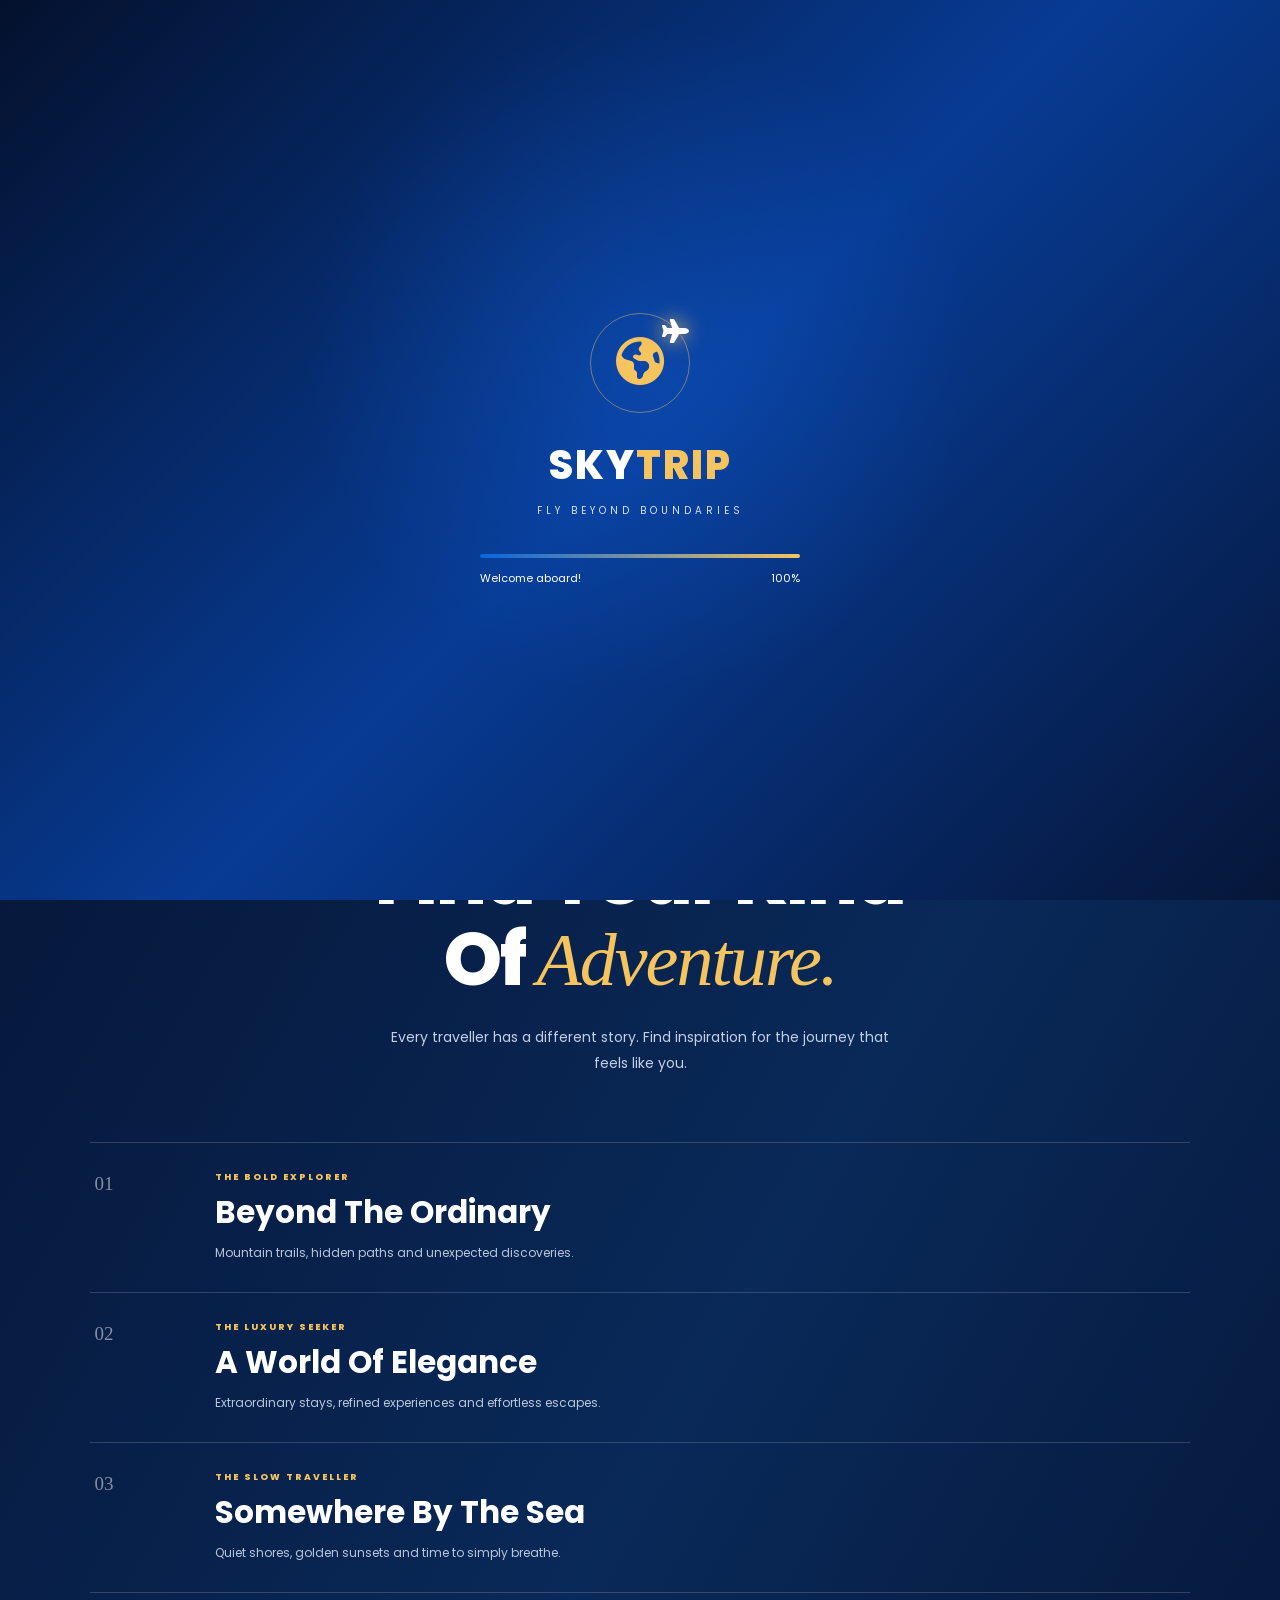
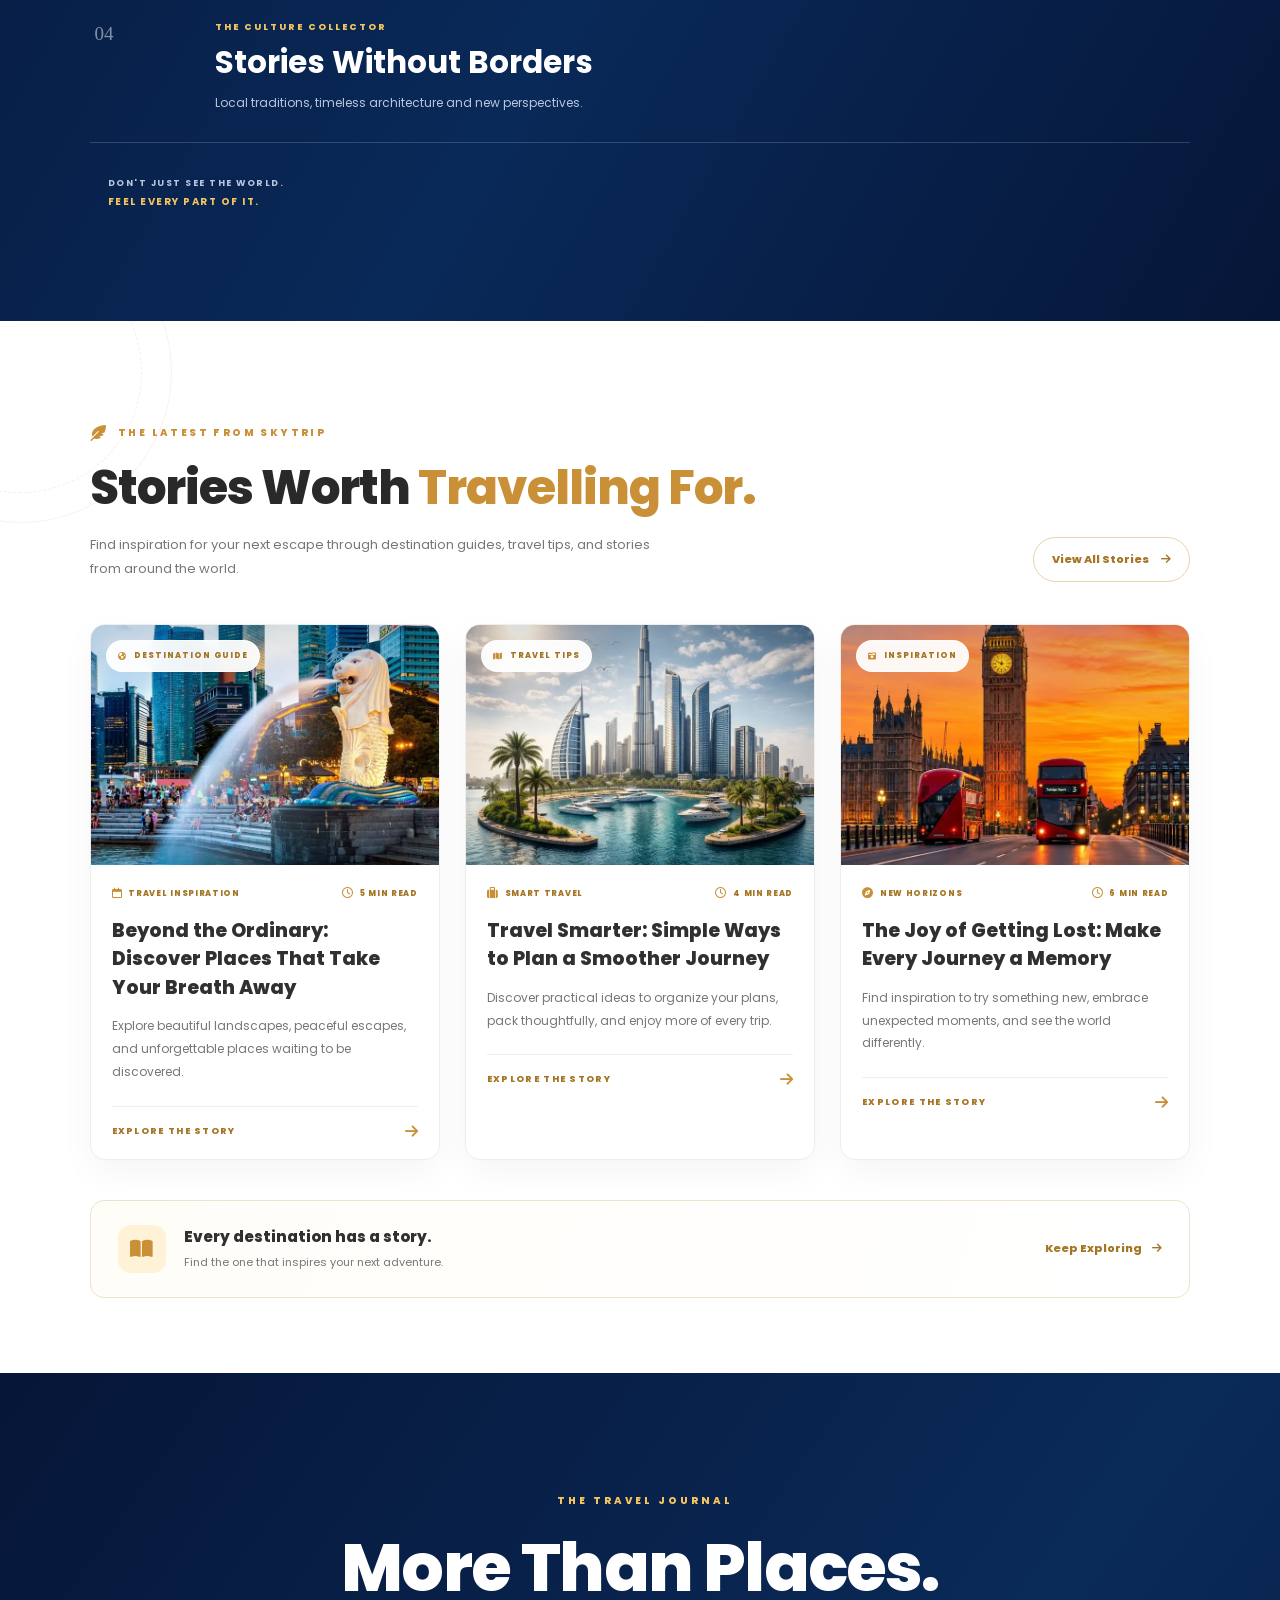
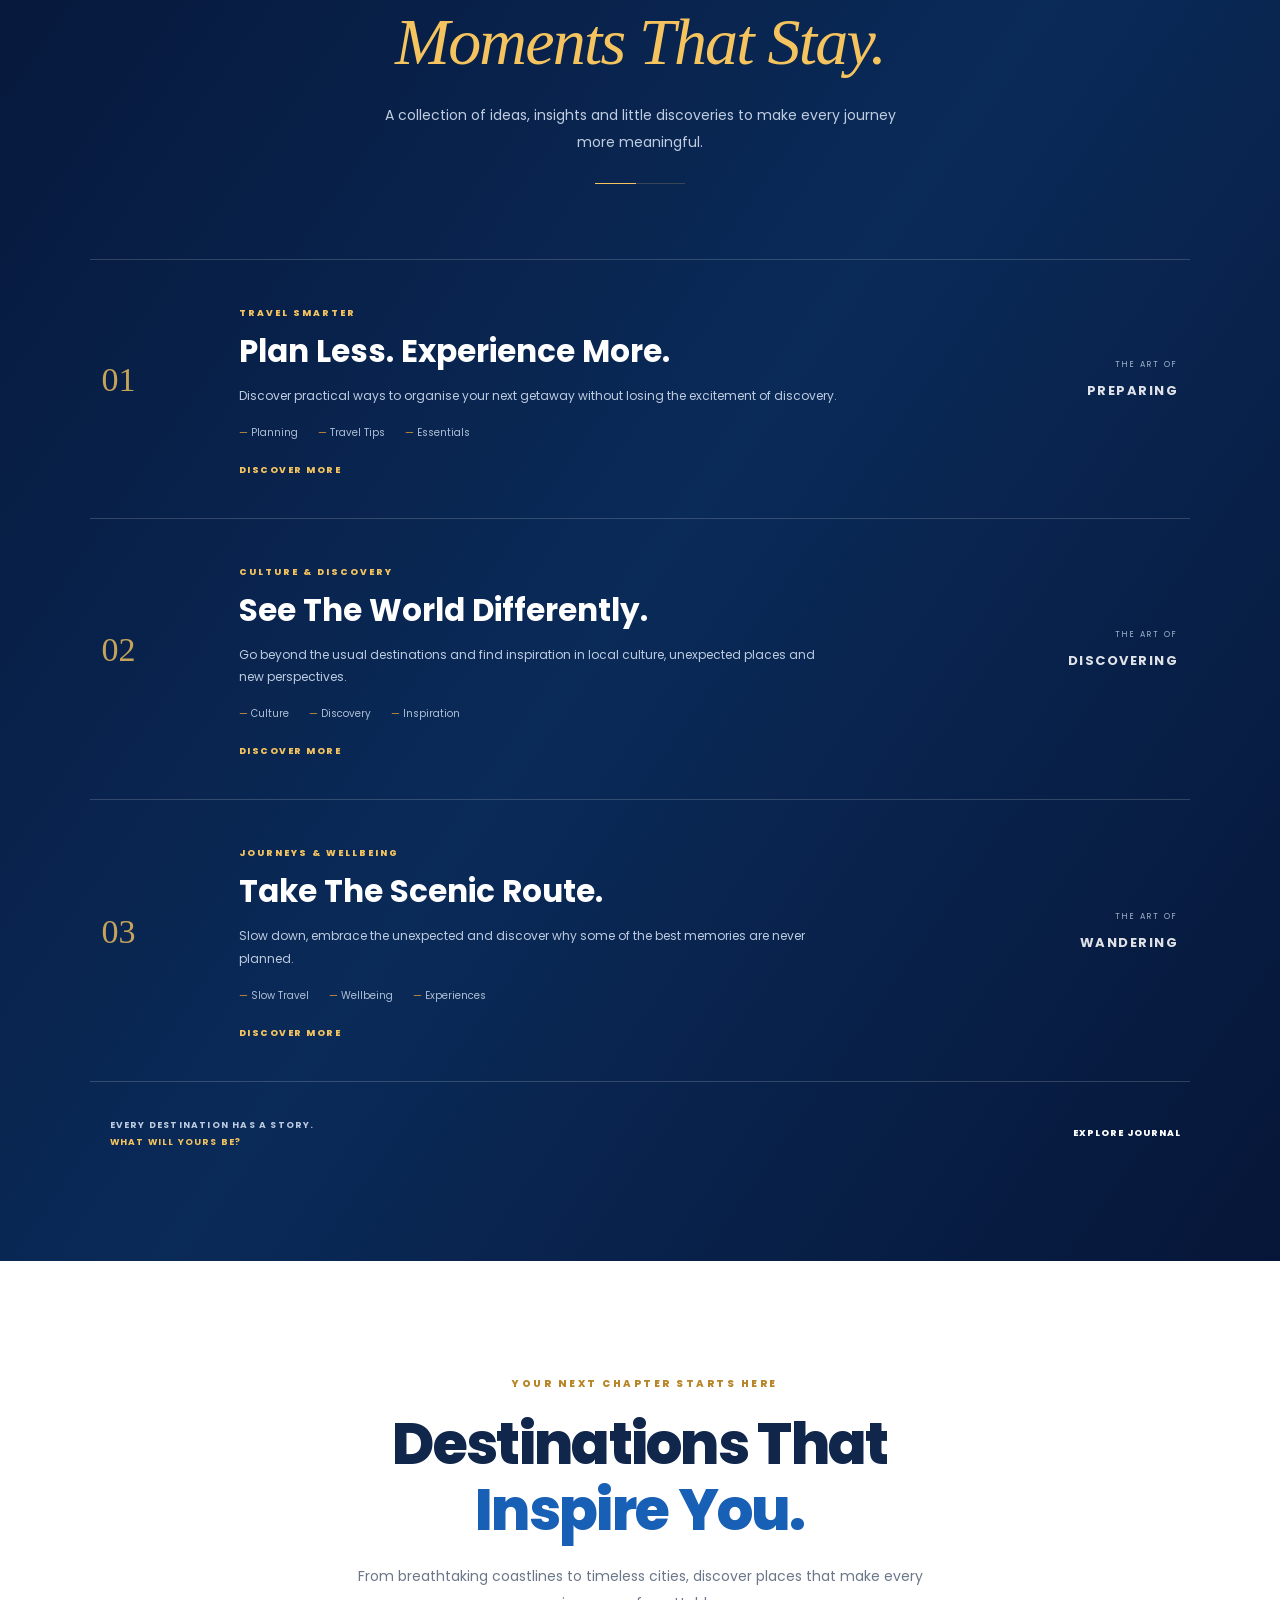
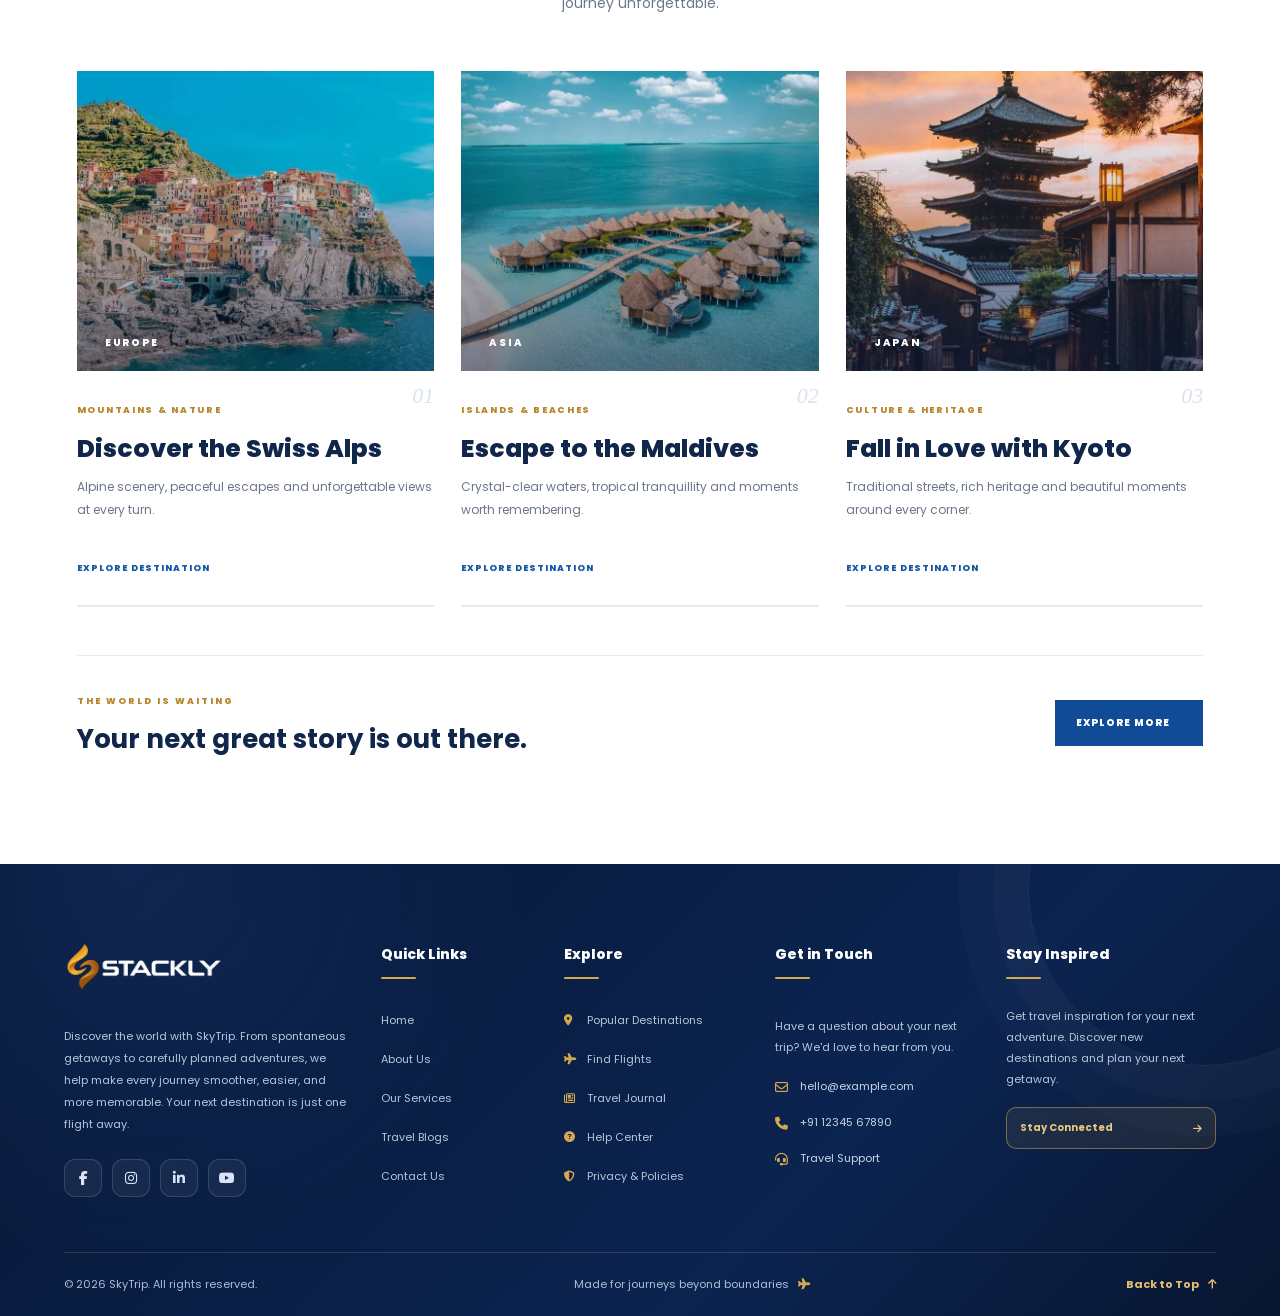
<file: blogs.html>
<!DOCTYPE html>
<html lang="en">
<head>
    <meta charset="UTF-8">
    <meta name="viewport" content="width=device-width, initial-scale=1.0">
    <meta name="theme-color" content="#071b49">
    <title>SkyTrip | Explore Beyond Boundaries</title>

    <link rel="stylesheet" href="./css/blogs.css">
    <link rel="preconnect" href="https://fonts.googleapis.com">
    <link href="https://fonts.googleapis.com/css2?family=Poppins:wght@400;500;600;700;800&display=swap" rel="stylesheet">
    <link rel="stylesheet" href="https://cdnjs.cloudflare.com/ajax/libs/font-awesome/6.7.2/css/all.min.css">

</head>
<body>

    <!-- PRELOADER -->
    <div class="preloader" id="preloader">
        <div class="loader-orbit">
            <div class="loader-globe">
                <i class="fa-solid fa-earth-americas"></i>
            </div>
            <i class="fa-solid fa-plane loader-plane"></i>
        </div>

        <a class="loader-brand">
            SKY<span>TRIP</span>
        </a>
        <p class="loader-tagline">FLY BEYOND BOUNDARIES</p>

        <div class="loader-track">
            <span id="loaderProgress"></span>
        </div>

        <div class="loader-bottom">
            <span id="loaderText">Preparing your journey...</span>
            <span id="loaderPercent">0%</span>
        </div>
    </div>

    <!-- NAVBAR -->
    <header class="header" id="header">
        <nav class="navbar container">

            <a href="index.html" class="brand" aria-label="SkyTrip home">
                <img src="images/stackly_logo.webp" alt="SkyTrip Logo"
                     onerror="this.style.display='none'">
            </a>

            <button class="menu-toggle" id="menuToggle"
                    aria-label="Open navigation menu"
                    aria-expanded="false">
                <i class="fa-solid fa-bars"></i>
            </button>

            <ul class="nav-links" id="navLinks">

<li><a class="nav-link" href="index.html">Home</a></li>
<li><a class="nav-link" href="about.html">About Us</a></li>
<li><a class="nav-link" href="service.html">Services</a></li>
<li><a class="nav-link" href="blogs.html">Blogs</a></li>
<li><a class="nav-link" href="contact.html">Contact</a></li>

                <li class="mobile-login">
                    <a class="login-btn" href="login.html">
                        <i class="fa-solid fa-user"></i> Login
                    </a>
                </li>
            </ul>

            <a href="login.html" class="login-btn desktop-login">
                <i class="fa-solid fa-user"></i>
                <span>Login</span>
            </a>

        </nav>
    </header>


<!-- SKYTRIP BLOGS HERO -->
<section class="sky-blogs-hero" id="blogs-home">

    <!-- BACKGROUND IMAGE -->
    <div class="sky-blogs-bg"></div>
    <div class="sky-blogs-overlay"></div>
    <div class="sky-blogs-grain"></div>

    <!-- DECORATIVE ORBIT -->
    <div class="sky-blogs-orbit orbit-one"></div>
    <div class="sky-blogs-orbit orbit-two"></div>

    <!-- FLOATING ICONS -->
    <div class="sky-blog-float-icon float-plane">
        <i class="fa-solid fa-plane"></i>
    </div>

    <div class="sky-blog-float-icon float-globe">
        <i class="fa-solid fa-earth-americas"></i>
    </div>

    <div class="sky-blog-float-icon float-compass">
        <i class="fa-solid fa-compass"></i>
    </div>

    <div class="sky-blog-float-icon float-camera">
        <i class="fa-solid fa-camera"></i>
    </div>

    <!-- HERO CONTENT -->
    <div class="sky-blogs-hero-container">

        <div class="sky-blogs-hero-content">

            <div class="sky-blogs-eyebrow">
                <span class="sky-blogs-eyebrow-line"></span>
                <i class="fa-solid fa-book-open"></i>
                THE SKYTRIP TRAVEL JOURNAL
                <span class="sky-blogs-eyebrow-line"></span>
            </div>

            <h1 class="sky-blogs-title">
                Stories That
                <span>Take You Places.</span>
            </h1>

            <p class="sky-blogs-description">
                Discover inspiring destinations, travel tips, hidden
                gems, and unforgettable experiences. Your next great
                adventure might begin with a story.
            </p>

            <div class="sky-blogs-actions">
                <a href="404.html" class="sky-blogs-primary-btn">
                    Explore Our Stories
                    <span>
                        <i class="fa-solid fa-arrow-down"></i>
                    </span>
                </a>

                <a href="404.html" class="sky-blogs-secondary-btn">
                    <span class="sky-blogs-play-icon">
                        <i class="fa-solid fa-compass"></i>
                    </span>
                    Find Your Inspiration
                </a>
            </div>

            <!-- HERO INFO -->
            <div class="sky-blogs-meta">

                <div class="sky-blogs-meta-item">
                    <i class="fa-solid fa-earth-americas"></i>
                    <span>Explore the World</span>
                </div>

                <span class="sky-blogs-meta-divider"></span>

                <div class="sky-blogs-meta-item">
                    <i class="fa-solid fa-camera-retro"></i>
                    <span>Discover New Stories</span>
                </div>

                <span class="sky-blogs-meta-divider"></span>

                <div class="sky-blogs-meta-item">
                    <i class="fa-solid fa-route"></i>
                    <span>Plan Your Journey</span>
                </div>

            </div>

        </div>

        <!-- RIGHT FLOATING FEATURE CARD -->
        <div class="sky-blogs-feature">

            <div class="sky-blogs-feature-image">
                <img
                    src="images/blog.webp"
                    alt="Beautiful mountain travel destination"
                    loading="eager"
                >

                <div class="sky-blogs-feature-image-overlay"></div>

                <span class="sky-blogs-feature-tag">
                    <i class="fa-solid fa-star"></i>
                    TRAVEL INSPIRATION
                </span>

                <div class="sky-blogs-feature-caption">
                    <span>YOUR NEXT CHAPTER</span>
                    <h2>Find Beauty<br>Beyond the Ordinary.</h2>
                </div>
            </div>

            <div class="sky-blogs-feature-footer">
                <div class="sky-blogs-feature-icon">
                    <i class="fa-solid fa-feather-pointed"></i>
                </div>

                <div>
                    <strong>Read. Dream. Discover.</strong>
                    <p>Let every story lead somewhere new.</p>
                </div>

                <!-- <i class="fa-solid fa-arrow-up-right-from-square sky-blogs-feature-arrow"></i> -->
            </div>

        </div>

    </div>

    <!-- SCROLL INDICATOR -->
    <a href="#latest-blogs" class="sky-blogs-scroll">
        <span>SCROLL TO DISCOVER</span>
        <span class="sky-blogs-scroll-line"></span>
        <i class="fa-solid fa-chevron-down"></i>
    </a>

    <!-- BOTTOM GOLD ACCENT -->
    <div class="sky-blogs-bottom-line"></div>

</section>

<!-- SKYTRIP — TRAVEL INSPIRATION -->
<section class="sky-inspiration" id="travel-styles">

    <div class="inspiration-orb inspiration-orb-one"></div>
    <div class="inspiration-orb inspiration-orb-two"></div>

    <div class="inspiration-container">

        <!-- HEADER -->
        <div class="inspiration-heading inspiration-reveal">
            <div class="inspiration-eyebrow">
                <span></span>
                THE WORLD IS YOURS
                <span></span>
            </div>

            <h2>
                Find Your Kind<br>
                Of <em>Adventure.</em>
            </h2>

            <p>
                Every traveller has a different story.
                Find inspiration for the journey that feels like you.
            </p>
        </div>

        <!-- EDITORIAL CATEGORY LIST -->
        <div class="inspiration-list">

            <!-- 01 -->
            <a href="404.html"
               class="inspiration-item inspiration-reveal">

                <span class="inspiration-index">01</span>

                <span class="inspiration-item-icon">
                    <i class="ri-compass-3-line"></i>
                </span>

                <span class="inspiration-item-content">
                    <span class="inspiration-category">
                        THE BOLD EXPLORER
                    </span>
                    <span class="inspiration-title">
                        Beyond The Ordinary
                    </span>
                    <span class="inspiration-description">
                        Mountain trails, hidden paths and unexpected discoveries.
                    </span>
                </span>

                <span class="inspiration-item-action">
                    <i class="ri-arrow-up-right-line"></i>
                </span>

                <span class="inspiration-item-line"></span>
            </a>

            <!-- 02 -->
            <a href="404.html"
               class="inspiration-item inspiration-reveal">

                <span class="inspiration-index">02</span>

                <span class="inspiration-item-icon">
                    <i class="ri-vip-crown-line"></i>
                </span>

                <span class="inspiration-item-content">
                    <span class="inspiration-category">
                        THE LUXURY SEEKER
                    </span>
                    <span class="inspiration-title">
                        A World Of Elegance
                    </span>
                    <span class="inspiration-description">
                        Extraordinary stays, refined experiences and effortless escapes.
                    </span>
                </span>

                <span class="inspiration-item-action">
                    <i class="ri-arrow-up-right-line"></i>
                </span>

                <span class="inspiration-item-line"></span>
            </a>

            <!-- 03 -->
            <a href="404.html"
               class="inspiration-item inspiration-reveal">

                <span class="inspiration-index">03</span>

                <span class="inspiration-item-icon">
                    <i class="ri-sun-line"></i>
                </span>

                <span class="inspiration-item-content">
                    <span class="inspiration-category">
                        THE SLOW TRAVELLER
                    </span>
                    <span class="inspiration-title">
                        Somewhere By The Sea
                    </span>
                    <span class="inspiration-description">
                        Quiet shores, golden sunsets and time to simply breathe.
                    </span>
                </span>

                <span class="inspiration-item-action">
                    <i class="ri-arrow-up-right-line"></i>
                </span>

                <span class="inspiration-item-line"></span>
            </a>

            <!-- 04 -->
            <a href="404.html"
               class="inspiration-item inspiration-reveal">

                <span class="inspiration-index">04</span>

                <span class="inspiration-item-icon">
                    <i class="ri-earth-line"></i>
                </span>

                <span class="inspiration-item-content">
                    <span class="inspiration-category">
                        THE CULTURE COLLECTOR
                    </span>
                    <span class="inspiration-title">
                        Stories Without Borders
                    </span>
                    <span class="inspiration-description">
                        Local traditions, timeless architecture and new perspectives.
                    </span>
                </span>

                <span class="inspiration-item-action">
                    <i class="ri-arrow-up-right-line"></i>
                </span>

                <span class="inspiration-item-line"></span>
            </a>

        </div>

        <!-- FOOTER DETAIL -->
        <div class="inspiration-footer inspiration-reveal">
            <div class="inspiration-footer-mark">
                <i class="ri-flight-takeoff-line"></i>
            </div>

            <p>
                DON'T JUST SEE THE WORLD.
                <strong>FEEL EVERY PART OF IT.</strong>
            </p>

            <div class="inspiration-footer-decoration">
                <span></span>
                <span></span>
                <span></span>
            </div>
        </div>

    </div>
</section>

<!-- FEATURED TRAVEL STORIES -->
<section class="sky-featured-blogs" id="latest-blogs">

    <div class="sky-featured-container">

        <!-- SECTION HEADER -->
        <div class="sky-featured-header blog-reveal">

            <div class="sky-featured-heading">
                <span class="sky-featured-eyebrow">
                    <i class="fa-solid fa-feather-pointed"></i>
                    THE LATEST FROM SKYTRIP
                </span>

                <h2>
                    Stories Worth
                    <span>Travelling For.</span>
                </h2>

                <p>
                    Find inspiration for your next escape through destination
                    guides, travel tips, and stories from around the world.
                </p>
            </div>

            <a href="404.html" class="sky-featured-view-all">
                View All Stories
                <i class="fa-solid fa-arrow-right"></i>
            </a>

        </div>

        <!-- FEATURED BLOG GRID -->
        <div class="sky-featured-grid">

            <!-- BLOG 1 -->
            <article class="sky-blog-card blog-reveal"
                     onclick="window.location.href='404.html'"
                     tabindex="0"
                     role="link"
                     aria-label="Read the guide to hidden destinations">

                <div class="sky-blog-card-image">
                    <img
                        src="images/singapore.webp"
                        alt="Peaceful lake surrounded by mountains"
                        loading="lazy"
                    >

                    <span class="sky-blog-category">
                        <i class="fa-solid fa-earth-americas"></i>
                        DESTINATION GUIDE
                    </span>

                    <span class="sky-blog-image-arrow">
                        <i class="fa-solid fa-arrow-up-right-from-square"></i>
                    </span>
                </div>

                <div class="sky-blog-card-content">

                    <div class="sky-blog-meta">
                        <span>
                            <i class="fa-regular fa-calendar"></i>
                            TRAVEL INSPIRATION
                        </span>

                        <span>
                            <i class="fa-regular fa-clock"></i>
                            5 MIN READ
                        </span>
                    </div>

                    <h3>
                        Beyond the Ordinary: Discover Places That Take Your Breath Away
                    </h3>

                    <p>
                        Explore beautiful landscapes, peaceful escapes,
                        and unforgettable places waiting to be discovered.
                    </p>

                    <div class="sky-blog-card-footer">
                        <span>EXPLORE THE STORY</span>
                        <i class="fa-solid fa-arrow-right"></i>
                    </div>

                </div>

            </article>

            <!-- BLOG 2 -->
            <article class="sky-blog-card blog-reveal"
                     onclick="window.location.href='404.html'"
                     tabindex="0"
                     role="link"
                     aria-label="Read travel planning tips">

                <div class="sky-blog-card-image">
                    <img
                        src="images/dubai.webp"
                        alt="Travel essentials and journey planning"
                        loading="lazy"
                    >

                    <span class="sky-blog-category">
                        <i class="fa-solid fa-map"></i>
                        TRAVEL TIPS
                    </span>

                    <span class="sky-blog-image-arrow">
                        <i class="fa-solid fa-arrow-up-right-from-square"></i>
                    </span>
                </div>

                <div class="sky-blog-card-content">

                    <div class="sky-blog-meta">
                        <span>
                            <i class="fa-solid fa-suitcase"></i>
                            SMART TRAVEL
                        </span>

                        <span>
                            <i class="fa-regular fa-clock"></i>
                            4 MIN READ
                        </span>
                    </div>

                    <h3>
                        Travel Smarter: Simple Ways to Plan a Smoother Journey
                    </h3>

                    <p>
                        Discover practical ideas to organize your plans,
                        pack thoughtfully, and enjoy more of every trip.
                    </p>

                    <div class="sky-blog-card-footer">
                        <span>EXPLORE THE STORY</span>
                        <i class="fa-solid fa-arrow-right"></i>
                    </div>

                </div>

            </article>

            <!-- BLOG 3 -->
            <article class="sky-blog-card blog-reveal"
                     onclick="window.location.href='404.html'"
                     tabindex="0"
                     role="link"
                     aria-label="Read about memorable travel experiences">

                <div class="sky-blog-card-image">
                    <img
                        src="images/london.webp"
                        alt="Scenic mountain destination at sunset"
                        loading="lazy"
                    >

                    <span class="sky-blog-category">
                        <i class="fa-solid fa-camera-retro"></i>
                        INSPIRATION
                    </span>

                    <span class="sky-blog-image-arrow">
                        <i class="fa-solid fa-arrow-up-right-from-square"></i>
                    </span>
                </div>

                <div class="sky-blog-card-content">

                    <div class="sky-blog-meta">
                        <span>
                            <i class="fa-solid fa-compass"></i>
                            NEW HORIZONS
                        </span>

                        <span>
                            <i class="fa-regular fa-clock"></i>
                            6 MIN READ
                        </span>
                    </div>

                    <h3>
                        The Joy of Getting Lost: Make Every Journey a Memory
                    </h3>

                    <p>
                        Find inspiration to try something new, embrace
                        unexpected moments, and see the world differently.
                    </p>

                    <div class="sky-blog-card-footer">
                        <span>EXPLORE THE STORY</span>
                        <i class="fa-solid fa-arrow-right"></i>
                    </div>

                </div>

            </article>

        </div>

        <!-- BOTTOM STRIP -->
        <div class="sky-featured-bottom blog-reveal">

            <div class="sky-featured-bottom-icon">
                <i class="fa-solid fa-book-open"></i>
            </div>

            <div class="sky-featured-bottom-text">
                <h3>Every destination has a story.</h3>
                <p>Find the one that inspires your next adventure.</p>
            </div>

            <a href="404.html" class="sky-featured-bottom-link">
                Keep Exploring
                <i class="fa-solid fa-arrow-right"></i>
            </a>

        </div>

    </div>

</section>


<!-- SKYTRIP — TRAVEL JOURNAL -->
<section class="sky-journal" id="travel-journal">

    <div class="journal-container">

        <!-- SECTION HEADER -->
        <header class="journal-header journal-reveal">
            <span class="journal-kicker">
                <i class="ri-flight-takeoff-line"></i>
                THE TRAVEL JOURNAL
            </span>

            <h2>
                More Than Places.
                <span>Moments That Stay.</span>
            </h2>

            <p>
                A collection of ideas, insights and little discoveries
                to make every journey more meaningful.
            </p>

            <div class="journal-heading-line">
                <span></span>
            </div>
        </header>

        <!-- JOURNAL CONTENT -->
        <div class="journal-timeline">

            <!-- STORY 01 -->
            <article class="journal-entry journal-reveal">

                <div class="journal-entry-number">
                    <span>01</span>
                    <i class="ri-compass-3-line"></i>
                </div>

                <div class="journal-entry-content">
                    <span class="journal-category">
                        TRAVEL SMARTER
                    </span>

                    <h3>Plan Less. Experience More.</h3>

                    <p>
                        Discover practical ways to organise your next
                        getaway without losing the excitement of discovery.
                    </p>

                    <div class="journal-tags">
                        <span>Planning</span>
                        <span>Travel Tips</span>
                        <span>Essentials</span>
                    </div>

                    <a href="404.html" class="journal-read-link">
                        DISCOVER MORE
                        <i class="ri-arrow-right-line"></i>
                    </a>
                </div>

                <div class="journal-entry-aside">
                    <span class="journal-aside-label">THE ART OF</span>
                    <strong>PREPARING</strong>
                    <i class="ri-route-line"></i>
                </div>

                <span class="journal-entry-progress"></span>
            </article>

            <!-- STORY 02 -->
            <article class="journal-entry journal-reveal">

                <div class="journal-entry-number">
                    <span>02</span>
                    <i class="ri-earth-line"></i>
                </div>

                <div class="journal-entry-content">
                    <span class="journal-category">
                        CULTURE & DISCOVERY
                    </span>

                    <h3>See The World Differently.</h3>

                    <p>
                        Go beyond the usual destinations and find inspiration
                        in local culture, unexpected places and new perspectives.
                    </p>

                    <div class="journal-tags">
                        <span>Culture</span>
                        <span>Discovery</span>
                        <span>Inspiration</span>
                    </div>

                    <a href="404.html" class="journal-read-link">
                        DISCOVER MORE
                        <i class="ri-arrow-right-line"></i>
                    </a>
                </div>

                <div class="journal-entry-aside">
                    <span class="journal-aside-label">THE ART OF</span>
                    <strong>DISCOVERING</strong>
                    <i class="ri-earth-line"></i>
                </div>

                <span class="journal-entry-progress"></span>
            </article>

            <!-- STORY 03 -->
            <article class="journal-entry journal-reveal">

                <div class="journal-entry-number">
                    <span>03</span>
                    <i class="ri-sun-line"></i>
                </div>

                <div class="journal-entry-content">
                    <span class="journal-category">
                        JOURNEYS & WELLBEING
                    </span>

                    <h3>Take The Scenic Route.</h3>

                    <p>
                        Slow down, embrace the unexpected and discover
                        why some of the best memories are never planned.
                    </p>

                    <div class="journal-tags">
                        <span>Slow Travel</span>
                        <span>Wellbeing</span>
                        <span>Experiences</span>
                    </div>

                    <a href="404.html" class="journal-read-link">
                        DISCOVER MORE
                        <i class="ri-arrow-right-line"></i>
                    </a>
                </div>

                <div class="journal-entry-aside">
                    <span class="journal-aside-label">THE ART OF</span>
                    <strong>WANDERING</strong>
                    <i class="ri-footprint-line"></i>
                </div>

                <span class="journal-entry-progress"></span>
            </article>

        </div>

        <!-- BOTTOM MESSAGE -->
        <div class="journal-footer journal-reveal">
            <span class="journal-footer-icon">
                <i class="ri-book-open-line"></i>
            </span>

            <p>
                EVERY DESTINATION HAS A STORY.
                <strong>WHAT WILL YOURS BE?</strong>
            </p>

            <a href="404.html" class="journal-explore-link">
                EXPLORE JOURNAL
                <i class="ri-arrow-up-right-line"></i>
            </a>
        </div>

    </div>
</section>

<!-- SKYTRIP — DESTINATIONS THAT INSPIRE -->
<section class="sky-destination-section" id="destination-stories">

    <div class="destination-container">

        <!-- HEADER -->
        <div class="destination-header destination-reveal">

            <span class="destination-eyebrow">
                <i class="ri-earth-line"></i>
                YOUR NEXT CHAPTER STARTS HERE
            </span>

            <h2>
                Destinations That
                <span>Inspire You.</span>
            </h2>

            <p>
                From breathtaking coastlines to timeless cities,
                discover places that make every journey unforgettable.
            </p>

        </div>

        <!-- DESTINATION CARDS -->
        <div class="destination-grid">

            <!-- CARD 1 -->
            <article class="destination-card destination-reveal">

                <a href="404.html"
                   class="destination-image-link"
                   aria-label="Explore the Swiss Alps">

                    <img
                        src="images/europe.webp"
                        alt="Snow-covered Swiss Alps beneath a colourful sky"
                        loading="lazy">

                    <span class="destination-image-overlay"></span>

                    <span class="destination-image-label">
                        <i class="ri-map-pin-line"></i>
                        EUROPE
                    </span>

                    <span class="destination-image-arrow">
                        <i class="ri-arrow-up-right-line"></i>
                    </span>

                </a>

                <div class="destination-card-content">

                    <span class="destination-card-category">
                        MOUNTAINS & NATURE
                    </span>

                    <h3>Discover the Swiss Alps</h3>

                    <p>
                        Alpine scenery, peaceful escapes and unforgettable
                        views at every turn.
                    </p>

                    <a href="404.html" class="destination-read-link">
                        EXPLORE DESTINATION
                        <i class="ri-arrow-right-line"></i>
                    </a>

                </div>

                <span class="destination-card-number">01</span>

            </article>

            <!-- CARD 2 -->
            <article class="destination-card destination-reveal">

                <a href="404.html"
                   class="destination-image-link"
                   aria-label="Explore the Maldives">

                    <img
                        src="images/maldives.webp"
                        alt="Tropical island surrounded by turquoise ocean"
                        loading="lazy">

                    <span class="destination-image-overlay"></span>

                    <span class="destination-image-label">
                        <i class="ri-map-pin-line"></i>
                        ASIA
                    </span>

                    <span class="destination-image-arrow">
                        <i class="ri-arrow-up-right-line"></i>
                    </span>

                </a>

                <div class="destination-card-content">

                    <span class="destination-card-category">
                        ISLANDS & BEACHES
                    </span>

                    <h3>Escape to the Maldives</h3>

                    <p>
                        Crystal-clear waters, tropical tranquillity
                        and moments worth remembering.
                    </p>

                    <a href="404.html" class="destination-read-link">
                        EXPLORE DESTINATION
                        <i class="ri-arrow-right-line"></i>
                    </a>

                </div>

                <span class="destination-card-number">02</span>

            </article>

            <!-- CARD 3 -->
            <article class="destination-card destination-reveal">

                <a href="404.html"
                   class="destination-image-link"
                   aria-label="Explore Kyoto, Japan">

                    <img
                        src="images/kyoto.webp"
                        alt="Traditional Kyoto street with historic Japanese architecture"
                        loading="lazy">

                    <span class="destination-image-overlay"></span>

                    <span class="destination-image-label">
                        <i class="ri-map-pin-line"></i>
                        JAPAN
                    </span>

                    <span class="destination-image-arrow">
                        <i class="ri-arrow-up-right-line"></i>
                    </span>

                </a>

                <div class="destination-card-content">

                    <span class="destination-card-category">
                        CULTURE & HERITAGE
                    </span>

                    <h3>Fall in Love with Kyoto</h3>

                    <p>
                        Traditional streets, rich heritage and
                        beautiful moments around every corner.
                    </p>

                    <a href="404.html" class="destination-read-link">
                        EXPLORE DESTINATION
                        <i class="ri-arrow-right-line"></i>
                    </a>

                </div>

                <span class="destination-card-number">03</span>

            </article>

        </div>

        <!-- BOTTOM CTA -->
        <div class="destination-bottom destination-reveal">

            <div class="destination-bottom-text">
                <span>THE WORLD IS WAITING</span>
                <h3>Your next great story is out there.</h3>
            </div>

            <a href="404.html" class="destination-view-all">
                EXPLORE MORE
                <i class="ri-arrow-up-right-line"></i>
            </a>

        </div>

    </div>
</section>

<footer class="footer" id="footer">
    <div class="footer-container">

        <!-- 1. Brand Column -->
        <div class="footer-column footer-about">

<a href="index.html" class="footer-brand">
    <img src="images/stackly_logo.webp"
         alt="SkyTrip Logo"
         class="footer-logo">
</a>
            <p class="footer-description">
                Discover the world with SkyTrip. From spontaneous
                getaways to carefully planned adventures, we help
                make every journey smoother, easier, and more memorable.
                Your next destination is just one flight away.
            </p>

<div class="footer-socials">

    <a href="404.html" aria-label="Facebook">
        <i class="fa-brands fa-facebook-f"></i>
    </a>

    <a href="404.html" aria-label="Instagram">
        <i class="fa-brands fa-instagram"></i>
    </a>

    <a href="404.html" aria-label="LinkedIn">
        <i class="fa-brands fa-linkedin-in"></i>
    </a>

    <a href="404.html" aria-label="YouTube">
        <i class="fa-brands fa-youtube"></i>
    </a>

</div>

        </div>

        <!-- 2. Quick Links -->
        <div class="footer-column">
            <h3 class="footer-title">Quick Links</h3>

            <ul class="footer-links">
                <li><a href="index.html">Home</a></li>
                <li><a href="about.html">About Us</a></li>
                <li><a href="service.html">Our Services</a></li>
                <li><a href="blogs.html">Travel Blogs</a></li>
                <li><a href="contact.html">Contact Us</a></li>
            </ul>
        </div>

        <!-- 3. Explore -->
        <div class="footer-column">
            <h3 class="footer-title">Explore</h3>

            <ul class="footer-links">
                <li>
                    <a href="404.html">
                        <i class="fa-solid fa-location-dot"></i>
                        Popular Destinations
                    </a>
                </li>

                <li>
                    <a href="404.html">
                        <i class="fa-solid fa-plane"></i>
                        Find Flights
                    </a>
                </li>

                <li>
                    <a href="404.html">
                        <i class="fa-regular fa-newspaper"></i>
                        Travel Journal
                    </a>
                </li>

                <li>
                    <a href="404.html">
                        <i class="fa-solid fa-circle-question"></i>
                        Help Center
                    </a>
                </li>

                <li>
                    <a href="404.html">
                        <i class="fa-solid fa-shield-halved"></i>
                        Privacy &amp; Policies
                    </a>
                </li>
            </ul>
        </div>

        <!-- 4. Contact Information -->
        <div class="footer-column footer-contact">
            <h3 class="footer-title">Get in Touch</h3>

            <p class="footer-contact-intro">
                Have a question about your next trip?
                We'd love to hear from you.
            </p>

            <a href="404.html"
               class="footer-contact-item">
                <i class="fa-regular fa-envelope"></i>
                <span>hello@example.com</span>
            </a>

            <a href="404.html"
               class="footer-contact-item">
                <i class="fa-solid fa-phone"></i>
                <span>+91 12345 67890</span>
            </a>

            <a href="404.html" class="footer-contact-item">
                <i class="fa-solid fa-headset"></i>
                <span>Travel Support</span>
            </a>
        </div>

        <!-- 5. Stay Inspired -->
        <div class="footer-column footer-newsletter">
            <h3 class="footer-title">Stay Inspired</h3>

            <p>
                Get travel inspiration for your next adventure.
                Discover new destinations and plan your next getaway.
            </p>

            <a href="404.html"
               class="footer-newsletter-btn">
                Stay Connected
                <i class="fa-solid fa-arrow-right"></i>
            </a>
        </div>

    </div>

    <!-- Footer Bottom -->
    <div class="footer-bottom">

        <p>
            © <span id="year"></span> SkyTrip.
            All rights reserved.
        </p>

        <p class="footer-bottom-tagline">
            Made for journeys beyond boundaries
            <i class="fa-solid fa-plane"></i>
        </p>

        <a href="#home" class="footer-back-top">
            Back to Top
            <i class="fa-solid fa-arrow-up"></i>
        </a>

    </div>
</footer>

    <script src="./js/blogs.js"></script>
</body>
</html>
</file>
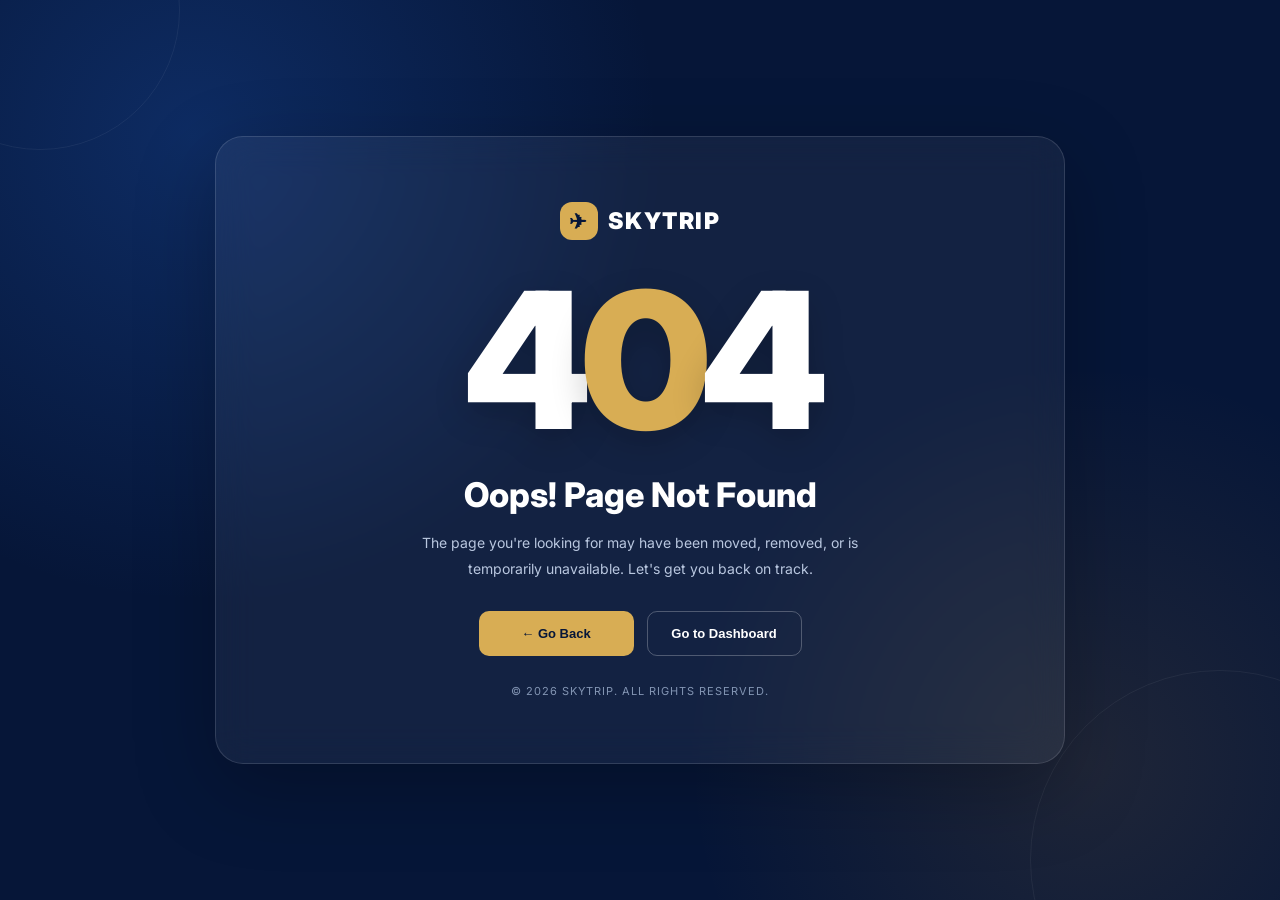
<file: dashboard-404.html>
<!DOCTYPE html>
<html lang="en">
<head>
    <meta charset="UTF-8">
    <meta name="viewport" content="width=device-width, initial-scale=1.0">
    <meta name="theme-color" content="#061638">
    <title>Page Not Found | SkyTrip</title>

    <link rel="preconnect" href="https://fonts.googleapis.com">
    <link rel="preconnect" href="https://fonts.gstatic.com" crossorigin>
    <link href="https://fonts.googleapis.com/css2?family=Inter:wght@400;500;600;700;800;900&display=swap" rel="stylesheet">

    <style>
        * {
            margin: 0;
            padding: 0;
            box-sizing: border-box;
        }

        body {
            min-height: 100vh;
            display: flex;
            align-items: center;
            justify-content: center;
            padding: 25px;
            overflow: hidden;
            font-family: "Inter", sans-serif;
            color: #fff;
            background:
                radial-gradient(circle at 15% 15%, rgba(34, 100, 210, .28), transparent 35%),
                radial-gradient(circle at 85% 85%, rgba(201, 144, 55, .13), transparent 30%),
                #061638;
        }

        .error-wrapper {
            width: 100%;
            max-width: 850px;
            text-align: center;
            position: relative;
            z-index: 1;
        }

        .error-card {
            padding: 65px 35px;
            border: 1px solid rgba(255,255,255,.13);
            border-radius: 28px;
            background: rgba(255,255,255,.055);
            backdrop-filter: blur(18px);
            box-shadow: 0 25px 80px rgba(0,0,0,.25);
        }

        .brand {
            display: inline-flex;
            align-items: center;
            gap: 10px;
            margin-bottom: 35px;
            color: #fff;
            font-size: 23px;
            font-weight: 900;
            letter-spacing: 1.5px;
        }

        .brand-mark {
            width: 38px;
            height: 38px;
            display: grid;
            place-items: center;
            border-radius: 12px;
            color: #061638;
            background: #d8ad54;
            font-size: 21px;
        }

        .error-code {
            font-size: clamp(100px, 22vw, 190px);
            line-height: .9;
            font-weight: 900;
            letter-spacing: -12px;
            color: #fff;
            text-shadow: 0 12px 35px rgba(0,0,0,.2);
        }

        .error-code span {
            color: #d8ad54;
        }

        .error-title {
            margin-top: 28px;
            font-size: clamp(23px, 4vw, 34px);
            font-weight: 800;
        }

        .error-description {
            max-width: 510px;
            margin: 15px auto 30px;
            color: #b9c7df;
            font-size: 14px;
            line-height: 1.8;
        }

        .error-actions {
            display: flex;
            justify-content: center;
            flex-wrap: wrap;
            gap: 13px;
        }

        .error-btn {
            min-width: 155px;
            padding: 14px 23px;
            border: 1px solid transparent;
            border-radius: 10px;
            cursor: pointer;
            font-size: 13px;
            font-weight: 700;
            transition: .3s ease;
        }

        .back-btn {
            color: #061638;
            background: #d8ad54;
        }

        .back-btn:hover {
            background: #f0ca78;
            transform: translateY(-3px);
        }

        .home-btn {
            color: #fff;
            border-color: rgba(255,255,255,.25);
            background: transparent;
        }

        .home-btn:hover {
            color: #061638;
            background: #fff;
            transform: translateY(-3px);
        }

        .error-footer {
            margin-top: 28px;
            color: #8395b3;
            font-size: 11px;
            letter-spacing: 1px;
        }

        .decor-circle {
            position: fixed;
            width: 280px;
            height: 280px;
            border: 1px solid rgba(255,255,255,.06);
            border-radius: 50%;
            pointer-events: none;
        }

        .circle-one {
            top: -130px;
            left: -100px;
        }

        .circle-two {
            right: -130px;
            bottom: -150px;
            width: 380px;
            height: 380px;
        }

        @media (max-width: 600px) {
            .error-card {
                padding: 48px 20px;
                border-radius: 20px;
            }

            .error-code {
                letter-spacing: -7px;
            }

            .error-title {
                margin-top: 22px;
            }

            .error-actions {
                flex-direction: column;
            }

            .error-btn {
                width: 100%;
            }
        }
    </style>
</head>

<body>

    <div class="decor-circle circle-one"></div>
    <div class="decor-circle circle-two"></div>

    <main class="error-wrapper">
        <div class="error-card">

            <div class="brand">
                <span class="brand-mark">✈</span>
                <span>SKYTRIP</span>
            </div>

            <div class="error-code">4<span>0</span>4</div>

            <h1 class="error-title">Oops! Page Not Found</h1>

            <p class="error-description">
                The page you're looking for may have been moved,
                removed, or is temporarily unavailable.
                Let's get you back on track.
            </p>

            <div class="error-actions">
                <button type="button" class="error-btn back-btn" id="goBackBtn">
                    ← Go Back
                </button>

                <button type="button" class="error-btn home-btn" id="goHomeBtn">
                    Go to Dashboard
                </button>
            </div>

            <p class="error-footer">
                © 2026 SKYTRIP. ALL RIGHTS RESERVED.
            </p>

        </div>
    </main>

<script>
    const goBackBtn = document.getElementById("goBackBtn");
    const goHomeBtn = document.getElementById("goHomeBtn");

    /* GO BACK TO PREVIOUS DASHBOARD SECTION */
    goBackBtn?.addEventListener("click", function () {

        const savedUrl = sessionStorage.getItem(
            "skytripDashboardReturnUrl"
        );

        const savedSection = sessionStorage.getItem(
            "skytripDashboardReturnSection"
        );

        if (savedUrl) {

            if (savedSection) {
                sessionStorage.setItem(
                    "skytripDashboardReturnSection",
                    savedSection
                );
            }

            sessionStorage.setItem(
                "skytripDashboardRestore",
                "true"
            );

            window.location.replace(savedUrl);

        } else {

            window.history.back();

        }

    });


    /* GO TO USER DASHBOARD */
    goHomeBtn?.addEventListener("click", function () {

        sessionStorage.removeItem("skytripDashboardRestore");
        sessionStorage.removeItem("skytripDashboardReturnUrl");
        sessionStorage.removeItem("skytripDashboardReturnSection");

        window.location.href = "user-dashboard.html";

    });

</script>

</body>
</html>
</file>
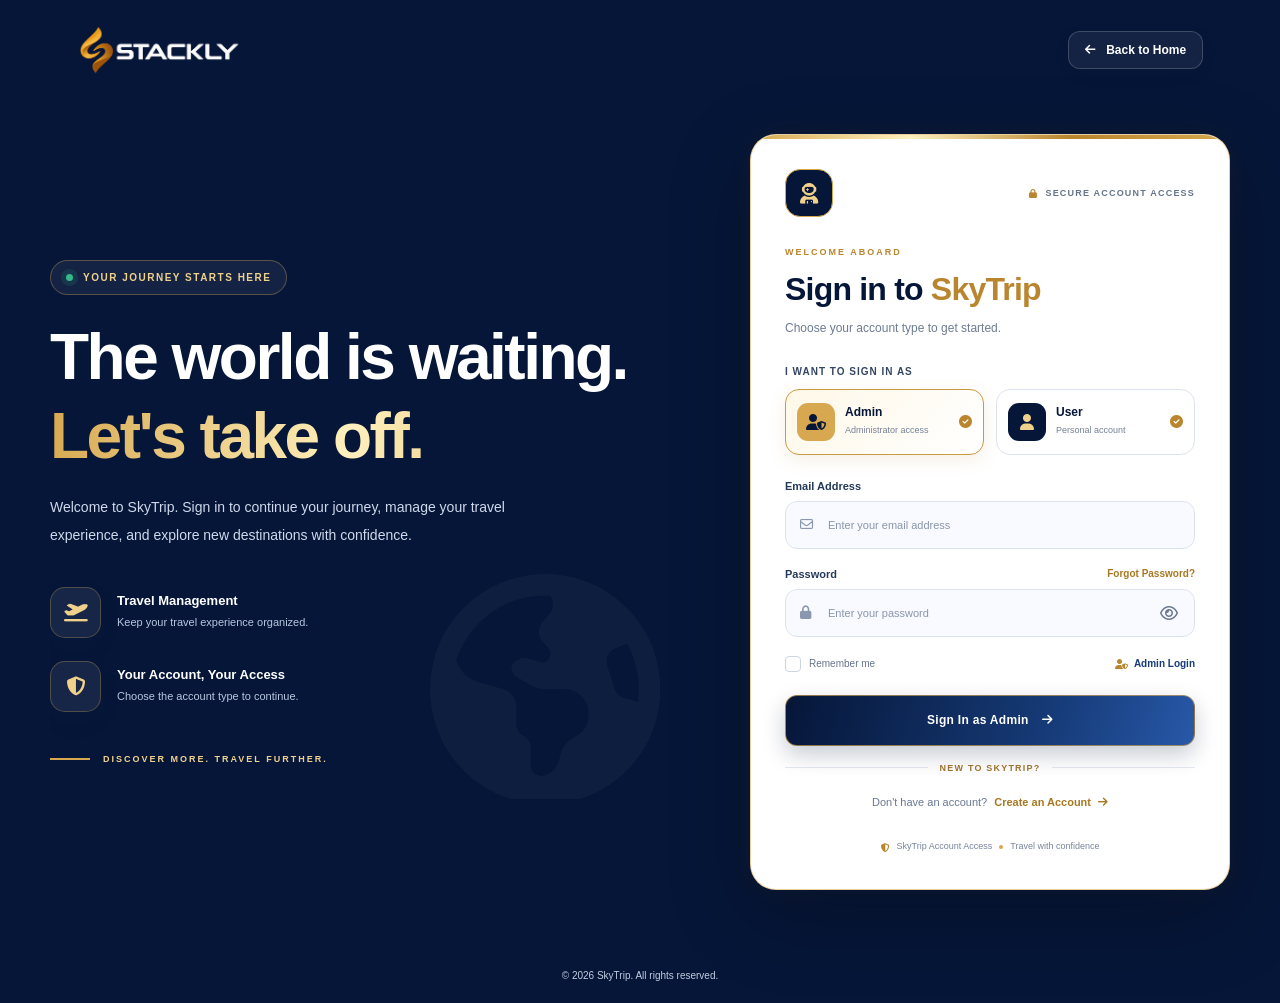
<file: login.html>
<!DOCTYPE html>
<html lang="en">

<head>
    <meta charset="UTF-8">
    <meta name="viewport" content="width=device-width, initial-scale=1.0">

    <meta name="theme-color" content="#102b60">
    <meta name="description" content="Sign in or create your SkyTrip account to manage your travel experience.">

    <title>Login | SkyTrip</title>

    <!-- Main CSS -->
    <link rel="stylesheet" href="css/login.css">

    <!-- Font Awesome -->
    <link rel="stylesheet"
          href="https://cdnjs.cloudflare.com/ajax/libs/font-awesome/6.5.2/css/all.min.css">
</head>

<body>

    <!-- =========================
         ANIMATED BACKGROUND
    ========================== -->
    <div class="login-background" aria-hidden="true">

        <div class="bg-orb orb-one"></div>
        <div class="bg-orb orb-two"></div>
        <div class="bg-orb orb-three"></div>

        <div class="flight-path flight-path-one"></div>
        <div class="flight-path flight-path-two"></div>

        <i class="fa-solid fa-plane bg-plane plane-one"></i>
        <i class="fa-solid fa-plane bg-plane plane-two"></i>

        <div class="bg-star star-one"></div>
        <div class="bg-star star-two"></div>
        <div class="bg-star star-three"></div>

    </div>


    <!-- =========================
         HEADER
    ========================== -->
    <header class="login-header">

        <a href="index.html"
           class="login-logo"
           aria-label="SkyTrip Home">

            <img src="./images/stackly_logo.webp"
                 alt="SkyTrip Logo">

        </a>

        <a href="index.html" class="back-home">

            <i class="fa-solid fa-arrow-left"></i>

            <span>Back to Home</span>

        </a>

    </header>


    <!-- =========================
         MAIN CONTENT
    ========================== -->
    <main class="login-main">


        <!-- =========================
             LEFT WELCOME PANEL
        ========================== -->
        <section class="welcome-panel">

            <div class="welcome-badge">

                <span class="live-dot"></span>

                YOUR JOURNEY STARTS HERE

            </div>


            <h1>
                The world is waiting.
                <span>Let's take off.</span>
            </h1>


            <p class="welcome-description">
                Welcome to SkyTrip. Sign in to continue your journey,
                manage your travel experience, and explore new
                destinations with confidence.
            </p>


            <div class="welcome-features">

                <!-- Feature 1 -->
                <div class="welcome-feature">

                    <span class="feature-icon">
                        <i class="fa-solid fa-plane-departure"></i>
                    </span>

                    <div>
                        <h3>Travel Management</h3>

                        <p>
                            Keep your travel experience organized.
                        </p>
                    </div>

                </div>


                <!-- Feature 2 -->
                <div class="welcome-feature">

                    <span class="feature-icon">
                        <i class="fa-solid fa-shield-halved"></i>
                    </span>

                    <div>
                        <h3>Your Account, Your Access</h3>

                        <p>
                            Choose the account type to continue.
                        </p>
                    </div>

                </div>

            </div>


            <div class="welcome-bottom">

                <div class="welcome-line"></div>

                <span>DISCOVER MORE. TRAVEL FURTHER.</span>

            </div>


            <div class="welcome-watermark" aria-hidden="true">
                <i class="fa-solid fa-earth-americas"></i>
            </div>

        </section>



        <!-- =========================
             LOGIN / REGISTER CARD
        ========================== -->
        <section class="login-card" id="loginCard">


            <!-- Card Header -->
            <div class="login-card-top">

                <div class="login-card-icon">
                    <i class="fa-solid fa-user-astronaut"></i>
                </div>

                <span class="secure-label">
                    <i class="fa-solid fa-lock"></i>
                    SECURE ACCOUNT ACCESS
                </span>

            </div>



            <!-- Dynamic Heading -->
            <div class="login-heading">

                <span class="small-kicker" id="formKicker">
                    WELCOME ABOARD
                </span>

                <h2 id="formTitle">
                    Sign in to <span>SkyTrip</span>
                </h2>

                <p id="formSubtitle">
                    Choose your account type to get started.
                </p>

            </div>



            <!-- =========================
                 ACCOUNT ROLE SELECTION
            ========================== -->
            <div class="role-selection" id="roleSelection">

                <div class="role-label" id="roleLabel">
                    I WANT TO SIGN IN AS
                </div>


                <div class="role-options">

                    <!-- Admin -->
                    <button type="button"
                            class="role-option active"
                            data-role="admin"
                            aria-pressed="true">

                        <span class="role-icon">
                            <i class="fa-solid fa-user-shield"></i>
                        </span>

                        <span class="role-text">
                            <strong>Admin</strong>

                            <small>Administrator access</small>
                        </span>

                        <i class="fa-solid fa-circle-check role-check"></i>

                    </button>


                    <!-- User -->
                    <button type="button"
                            class="role-option"
                            data-role="user"
                            aria-pressed="false">

                        <span class="role-icon">
                            <i class="fa-solid fa-user"></i>
                        </span>

                        <span class="role-text">
                            <strong>User</strong>

                            <small>Personal account</small>
                        </span>

                        <i class="fa-solid fa-circle-check role-check"></i>

                    </button>

                </div>

            </div>



            <!-- =========================
                 LOGIN FORM
            ========================== -->
            <form id="loginForm" novalidate>

                <input type="hidden"
                       id="selectedRole"
                       name="selectedRole"
                       value="admin">


                <!-- Email -->
                <div class="form-field">

                    <label for="email">
                        Email Address
                    </label>

                    <div class="input-wrap">

                        <i class="fa-regular fa-envelope input-icon"></i>

                        <input type="email"
                               id="email"
                               name="email"
                               placeholder="Enter your email address"
                               autocomplete="username"
                               required>

                    </div>

                    <small class="field-error"
                           id="emailError"></small>

                </div>



                <!-- Password -->
                <div class="form-field">

                    <div class="password-label-row">

                        <label for="password">
                            Password
                        </label>

                        <a href="404.html" class="forgot-link">
                            Forgot Password?
                        </a>

                    </div>


                    <div class="input-wrap">

                        <i class="fa-solid fa-lock input-icon"></i>

                        <input type="password"
                               id="password"
                               name="password"
                               placeholder="Enter your password"
                               autocomplete="current-password"
                               required>

                        <button type="button"
                                class="toggle-password"
                                id="togglePassword"
                                aria-label="Show password">

                            <i class="fa-regular fa-eye"></i>

                        </button>

                    </div>

                    <small class="field-error"
                           id="passwordError"></small>

                </div>



                <!-- Remember Me -->
                <div class="form-options">

                    <label class="remember-option">

                        <input type="checkbox" id="rememberMe">

                        <span class="custom-checkbox"></span>

                        Remember me

                    </label>


                    <span class="role-indicator" id="roleIndicator">

                        <i class="fa-solid fa-user-shield"></i>

                        Admin Login

                    </span>

                </div>



                <!-- Login Button -->
                <button type="submit"
                        class="login-submit"
                        id="loginButton">

                    <span class="button-text">
                        Sign In as Admin
                    </span>

                    <i class="fa-solid fa-arrow-right"></i>

                    <span class="button-shine"></span>

                </button>


                <p class="login-message"
                   id="loginMessage"
                   aria-live="polite"></p>

            </form>



            <!-- =========================
                 REGISTER FORM
            ========================== -->
            <!-- Hidden until Create Account is clicked -->
            <form id="registerForm"
                  class="register-form"
                  novalidate>


                <!-- Full Name -->
                <div class="form-field">

                    <label for="registerName">
                        Full Name
                    </label>

                    <div class="input-wrap">

                        <i class="fa-regular fa-user input-icon"></i>

                        <input type="text"
                               id="registerName"
                               name="registerName"
                               placeholder="Enter your full name"
                               autocomplete="name"
                               required>

                    </div>

                    <small class="field-error"
                           id="registerNameError"></small>

                </div>



                <!-- Register Email -->
                <div class="form-field">

                    <label for="registerEmail">
                        Email Address
                    </label>

                    <div class="input-wrap">

                        <i class="fa-regular fa-envelope input-icon"></i>

                        <input type="email"
                               id="registerEmail"
                               name="registerEmail"
                               placeholder="Enter your email address"
                               autocomplete="email"
                               required>

                    </div>

                    <small class="field-error"
                           id="registerEmailError"></small>

                </div>



                <!-- Create Password -->
                <div class="form-field">

                    <label for="registerPassword">
                        Create Password
                    </label>

                    <div class="input-wrap">

                        <i class="fa-solid fa-lock input-icon"></i>

                        <input type="password"
                               id="registerPassword"
                               name="registerPassword"
                               placeholder="Create a password"
                               autocomplete="new-password"
                               minlength="8"
                               required>

                        <button type="button"
                                class="toggle-password"
                                id="toggleRegisterPassword"
                                aria-label="Show password">

                            <i class="fa-regular fa-eye"></i>

                        </button>

                    </div>

                    <small class="field-error"
                           id="registerPasswordError"></small>

                </div>



                <!-- Confirm Password -->
                <div class="form-field">

                    <label for="confirmPassword">
                        Confirm Password
                    </label>

                    <div class="input-wrap">

                        <i class="fa-solid fa-shield-halved input-icon"></i>

                        <input type="password"
                               id="confirmPassword"
                               name="confirmPassword"
                               placeholder="Re-enter your password"
                               autocomplete="new-password"
                               required>

                    </div>

                    <small class="field-error"
                           id="confirmPasswordError"></small>

                </div>



                <!-- Terms -->
                <label class="remember-option register-terms">

                    <input type="checkbox"
                           id="acceptTerms"
                           name="acceptTerms"
                           required>

                    <span class="custom-checkbox"></span>

                    <span>
                        I agree to the terms and privacy policy.
                    </span>

                </label>

                <small class="field-error"
                       id="termsError"></small>



                <!-- Create Account Button -->
                <button type="submit"
                        class="login-submit"
                        id="registerButton">

                    <span class="button-text">
                        Create Account
                    </span>

                    <i class="fa-solid fa-arrow-right"></i>

                    <span class="button-shine"></span>

                </button>


                <p class="login-message"
                   id="registerMessage"
                   aria-live="polite"></p>

            </form>



            <!-- =========================
                 SWITCH LOGIN / REGISTER
            ========================== -->
            <div class="login-divider">

                <span></span>

                <p id="switchDividerText">
                    NEW TO SKYTRIP?
                </p>

                <span></span>

            </div>



            <div class="account-switch">

                <span id="switchPrompt">
                    Don't have an account?
                </span>

                <button type="button"
                        id="switchFormButton"
                        class="switch-form-button">

                    Create an Account

                    <i class="fa-solid fa-arrow-right"></i>

                </button>

            </div>



            <!-- Card Footer -->
            <div class="login-card-footer">

                <i class="fa-solid fa-shield-halved"></i>

                <span>SkyTrip Account Access</span>

                <span class="footer-gold-dot"></span>

                <span>Travel with confidence</span>

            </div>


        </section>

    </main>



    <!-- =========================
         FOOTER
    ========================== -->
    <footer class="login-footer">

        <p>
            © <span id="year"></span> SkyTrip.
            All rights reserved.
        </p>

    </footer>



    <!-- Main JavaScript -->
    <script src="js/login.js"></script>

</body>
</html>
</file>
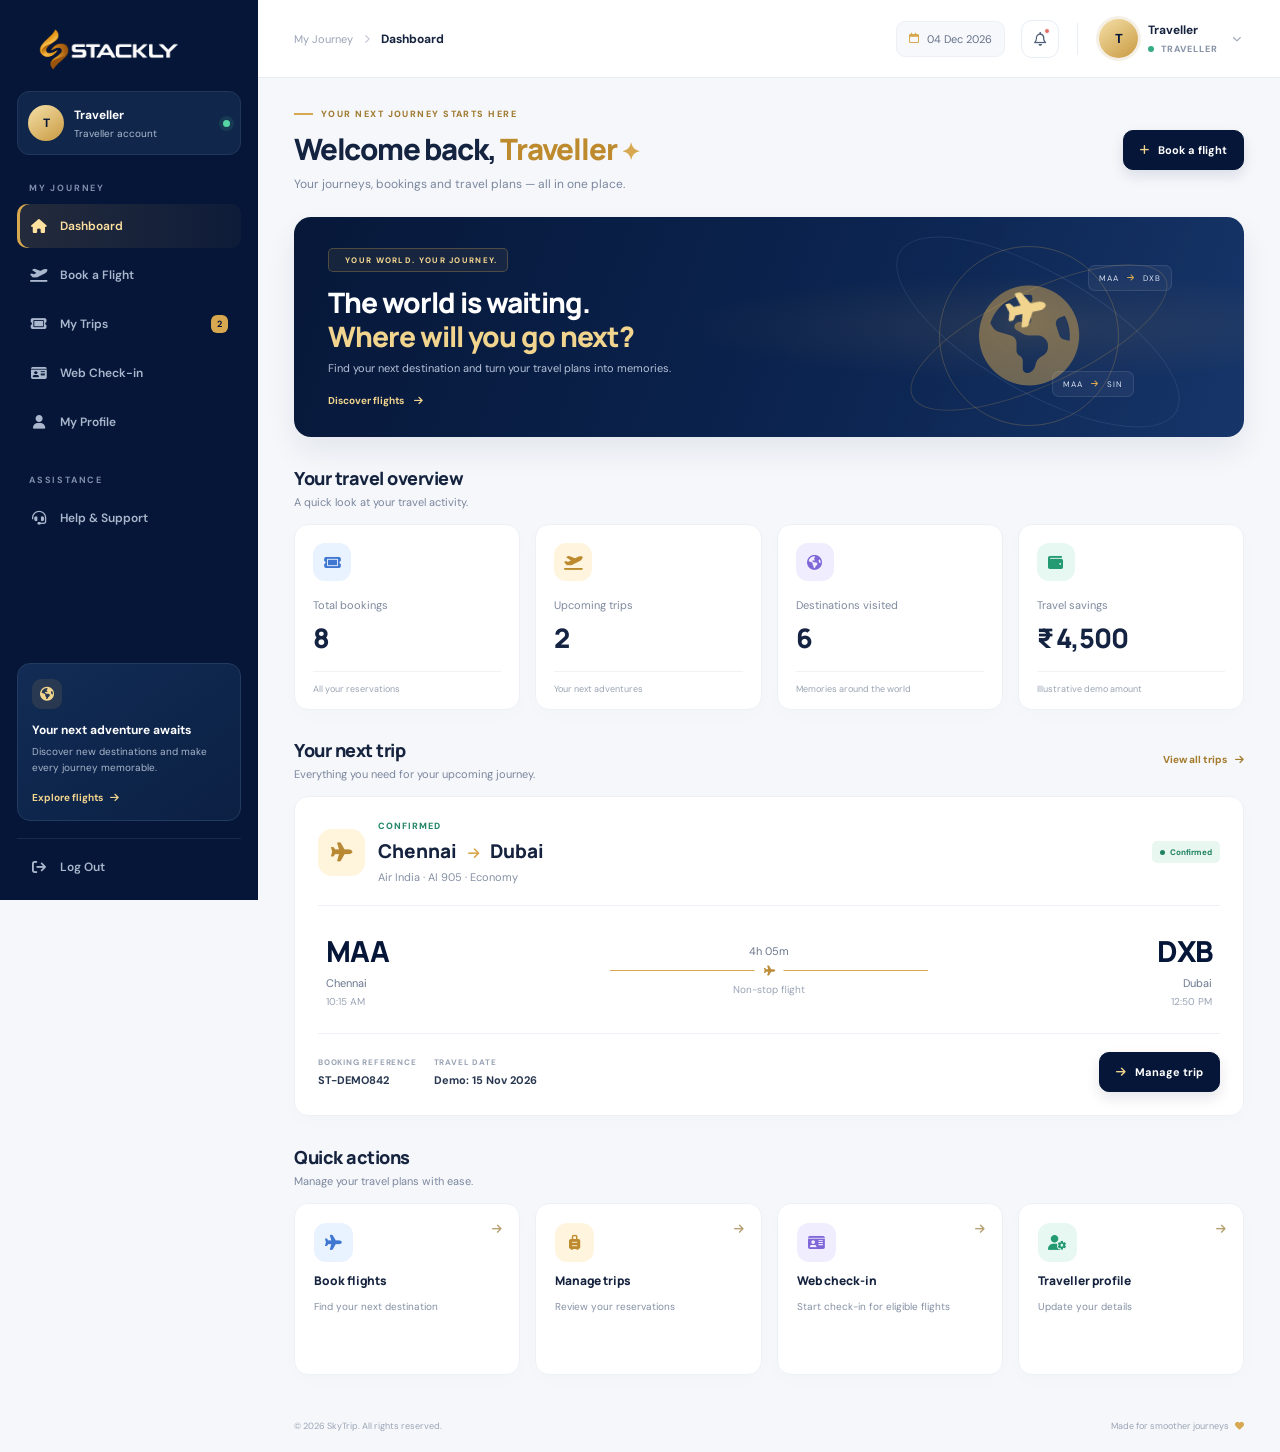
<file: user-dashboard.html>
<!DOCTYPE html>
<html lang="en">
<head>
  <meta charset="UTF-8">
  <meta name="viewport" content="width=device-width, initial-scale=1.0">
  <meta name="theme-color" content="#061638">

  <title>SkyTrip | User Dashboard</title>

  <link rel="preconnect" href="https://fonts.googleapis.com">
  <link rel="preconnect" href="https://fonts.gstatic.com" crossorigin>

  <link href="https://fonts.googleapis.com/css2?family=DM+Sans:wght@400;500;600;700&family=Manrope:wght@400;500;600;700;800&display=swap" rel="stylesheet">

  <link href="https://cdnjs.cloudflare.com/ajax/libs/font-awesome/6.5.2/css/all.min.css" rel="stylesheet">

  <!-- Reuse your existing Admin Dashboard theme -->
  <link rel="stylesheet" href="css/admin-dashboard.css">

  <!-- User Dashboard custom styles -->
  <link rel="stylesheet" href="css/user-dashboard.css">
</head>

<body class="user-dashboard">

  <!-- PRELOADER -->
  <div class="preloader" id="preloader">
    <div class="loader-plane">
      <i class="fa-solid fa-plane"></i>
    </div>
    <div class="loader-brand">SKYTRIP<span>.</span></div>
    <div class="loader-track"><span></span></div>
    <small>Preparing your journey</small>
  </div>

  <div class="app-shell">

    <div class="sidebar-overlay" id="sidebarOverlay"></div>

    <!-- SIDEBAR -->
    <aside class="sidebar" id="sidebar">

      <a href="user-dashboard.html" class="sidebar-brand">
        <img src="images/stackly_logo.webp"
             alt="SkyTrip Logo"
             class="sidebar-logo">
      </a>

      <div class="sidebar-account">
        <div class="account-avatar" id="sideAvatar">U</div>

        <div class="account-copy">
          <strong id="sideName">Traveller</strong>
          <span id="sideEmail">traveller@example.com</span>
        </div>

        <span class="online-dot"></span>
      </div>

      <p class="menu-caption">MY JOURNEY</p>

      <nav class="side-nav" aria-label="User navigation">

        <a href="#dashboard"
           class="nav-link active"
           data-section="dashboard">
          <i class="fa-solid fa-house"></i>
          <span>Dashboard</span>
        </a>

        <a href="#book-flight"
           class="nav-link"
           data-section="bookFlight">
          <i class="fa-solid fa-plane-departure"></i>
          <span>Book a Flight</span>
        </a>

        <a href="#my-trips"
           class="nav-link"
           data-section="myTrips">
          <i class="fa-solid fa-ticket"></i>
          <span>My Trips</span>
          <b class="nav-count" id="tripCount">2</b>
        </a>

        <a href="#check-in"
           class="nav-link"
           data-section="checkin">
          <i class="fa-solid fa-id-card"></i>
          <span>Web Check-in</span>
        </a>

        <a href="#profile"
           class="nav-link"
           data-section="profile">
          <i class="fa-solid fa-user"></i>
          <span>My Profile</span>
        </a>

      </nav>

      <p class="menu-caption secondary-caption">ASSISTANCE</p>

      <nav class="side-nav">
        <a href="#support"
           class="nav-link"
           data-section="support">
          <i class="fa-solid fa-headset"></i>
          <span>Help & Support</span>
        </a>
      </nav>

      <div class="sidebar-bottom">
        <div class="support-card">
          <span class="support-icon">
            <i class="fa-solid fa-earth-americas"></i>
          </span>

          <strong>Your next adventure awaits</strong>

          <p>Discover new destinations and make every journey memorable.</p>

          <a href="#book-flight" data-section-jump="bookFlight">
            Explore flights
            <i class="fa-solid fa-arrow-right"></i>
          </a>
        </div>

        <a href="login.html" class="nav-link logout-link" id="logoutBtn">
          <i class="fa-solid fa-arrow-right-from-bracket"></i>
          <span>Log Out</span>
        </a>
      </div>

    </aside>

    <!-- MAIN CONTENT -->
    <main class="main-area">

      <!-- TOPBAR -->
      <header class="topbar">

        <div class="topbar-left">
          <button class="icon-button hamburger"
                  id="menuToggle"
                  aria-label="Open sidebar">
            <i class="fa-solid fa-bars"></i>
          </button>

          <div class="breadcrumb">
            <span>My Journey</span>
            <i class="fa-solid fa-chevron-right"></i>
            <strong id="breadcrumbTitle">Dashboard</strong>
          </div>
        </div>

        <a href="user-dashboard.html" class="mobile-brand">
          <img src="images/stackly_logo.webp"
               alt="SkyTrip"
               class="mobile-brand-logo">
        </a>

        <div class="topbar-right">

          <div class="today-pill">
            <i class="fa-regular fa-calendar"></i>
            <span id="todayDate">Today</span>
          </div>

          <button class="icon-button notification-button"
                  id="notificationBtn"
                  aria-label="Notifications">
            <i class="fa-regular fa-bell"></i>
            <span class="notification-dot"></span>
          </button>

          <div class="top-divider"></div>

          <button class="profile-trigger" id="profileTrigger">
            <span class="profile-avatar" id="topAvatar">U</span>

            <span class="profile-meta">
              <strong id="topName">Traveller</strong>
              <small>
                <i class="admin-dot"></i>
                TRAVELLER
              </small>
            </span>

            <i class="fa-solid fa-chevron-down profile-chevron"></i>
          </button>

        </div>
      </header>

      <!-- ================= DASHBOARD ================= -->
      <section class="page-content" id="dashboardSection">

        <div class="welcome-row reveal">
          <div>
            <div class="eyebrow">
              <span class="eyebrow-line"></span>
              YOUR NEXT JOURNEY STARTS HERE
            </div>

            <h1>
              Welcome back,
              <span id="welcomeName">Traveller</span>
              <span class="wave">✦</span>
            </h1>

            <p>Your journeys, bookings and travel plans — all in one place.</p>
          </div>

          <button class="primary-button"
                  data-section-jump="bookFlight">
            <i class="fa-solid fa-plus"></i>
            Book a flight
          </button>
        </div>

        <!-- HERO -->
        <div class="hero-banner reveal user-hero">
          <div class="hero-copy">
            <span class="hero-chip">
              <i class="fa-solid fa-sparkles"></i>
              YOUR WORLD. YOUR JOURNEY.
            </span>

            <h2>
              The world is waiting.<br>
              <span>Where will you go next?</span>
            </h2>

            <p>Find your next destination and turn your travel plans into memories.</p>

            <button class="hero-button" data-section-jump="bookFlight">
              Discover flights
              <i class="fa-solid fa-arrow-right"></i>
            </button>
          </div>

          <div class="hero-art" aria-hidden="true">
            <div class="orbit orbit-one"></div>
            <div class="orbit orbit-two"></div>

            <div class="hero-globe">
              <i class="fa-solid fa-earth-americas"></i>
            </div>

            <div class="floating-plane">
              <i class="fa-solid fa-plane"></i>
            </div>

            <span class="route-label route-one">
              MAA <i class="fa-solid fa-arrow-right"></i> DXB
            </span>

            <span class="route-label route-two">
              MAA <i class="fa-solid fa-arrow-right"></i> SIN
            </span>
          </div>
        </div>

        <!-- TRAVEL STATS -->
        <div class="section-heading reveal">
          <div>
            <h2>Your travel overview</h2>
            <p>A quick look at your travel activity.</p>
          </div>
        </div>

        <div class="stats-grid">

          <article class="stat-card reveal">
            <div class="stat-top">
              <span class="stat-icon icon-blue">
                <i class="fa-solid fa-ticket"></i>
              </span>
            </div>

            <p>Total bookings</p>
            <div class="stat-value">
              <span class="counter" data-count="8">0</span>
            </div>

            <div class="stat-foot">
              <span>All your reservations</span>
            </div>
          </article>

          <article class="stat-card reveal">
            <div class="stat-top">
              <span class="stat-icon icon-gold">
                <i class="fa-solid fa-plane-departure"></i>
              </span>
            </div>

            <p>Upcoming trips</p>
            <div class="stat-value">
              <span class="counter" data-count="2">0</span>
            </div>

            <div class="stat-foot">
              <span>Your next adventures</span>
            </div>
          </article>

          <article class="stat-card reveal">
            <div class="stat-top">
              <span class="stat-icon icon-purple">
                <i class="fa-solid fa-earth-americas"></i>
              </span>
            </div>

            <p>Destinations visited</p>
            <div class="stat-value">
              <span class="counter" data-count="6">0</span>
            </div>

            <div class="stat-foot">
              <span>Memories around the world</span>
            </div>
          </article>

          <article class="stat-card reveal">
            <div class="stat-top">
              <span class="stat-icon icon-green">
                <i class="fa-solid fa-wallet"></i>
              </span>
            </div>

            <p>Travel savings</p>
            <div class="stat-value">
              <span>₹</span>
              <span class="counter" data-count="4500">0</span>
            </div>

            <div class="stat-foot">
              <span>Illustrative demo amount</span>
            </div>
          </article>

        </div>

        <!-- NEXT TRIP -->
        <div class="section-heading reveal">
          <div>
            <h2>Your next trip</h2>
            <p>Everything you need for your upcoming journey.</p>
          </div>

          <button class="text-button" data-section-jump="myTrips">
            View all trips
            <i class="fa-solid fa-arrow-right"></i>
          </button>
        </div>

        <article class="panel next-trip-panel reveal">
          <div class="next-trip-top">
            <div class="next-trip-icon">
              <i class="fa-solid fa-plane"></i>
            </div>

            <div>
              <span class="trip-status">CONFIRMED</span>
              <h3>Chennai <i class="fa-solid fa-arrow-right"></i> Dubai</h3>
              <p>Air India · AI 905 · Economy</p>
            </div>

            <span class="status-badge confirmed">Confirmed</span>
          </div>

          <div class="trip-route">
            <div>
              <strong>MAA</strong>
              <span>Chennai</span>
              <small>10:15 AM</small>
            </div>

            <div class="trip-route-middle">
              <span>4h 05m</span>
              <div class="trip-route-line">
                <i class="fa-solid fa-plane"></i>
              </div>
              <small>Non-stop flight</small>
            </div>

            <div>
              <strong>DXB</strong>
              <span>Dubai</span>
              <small>12:50 PM</small>
            </div>
          </div>

          <div class="next-trip-footer">
            <div>
              <small>BOOKING REFERENCE</small>
              <strong>ST-DEMO842</strong>
            </div>

            <div>
              <small>TRAVEL DATE</small>
              <strong>Demo: 15 Nov 2026</strong>
            </div>

            <button class="primary-button" data-section-jump="checkin">
              <i class="fa-solid fa-arrow-right"></i>
              Manage trip
            </button>
          </div>
        </article>

        <!-- QUICK ACTIONS -->
        <div class="section-heading reveal">
          <div>
            <h2>Quick actions</h2>
            <p>Manage your travel plans with ease.</p>
          </div>
        </div>

        <div class="quick-actions-grid">

          <button class="quick-action-card reveal" data-section-jump="bookFlight">
            <span class="quick-action-icon icon-blue">
              <i class="fa-solid fa-plane"></i>
            </span>
            <strong>Book flights</strong>
            <small>Find your next destination</small>
            <i class="fa-solid fa-arrow-right action-arrow"></i>
          </button>

          <button class="quick-action-card reveal" data-section-jump="myTrips">
            <span class="quick-action-icon icon-gold">
              <i class="fa-solid fa-suitcase-rolling"></i>
            </span>
            <strong>Manage trips</strong>
            <small>Review your reservations</small>
            <i class="fa-solid fa-arrow-right action-arrow"></i>
          </button>

          <button class="quick-action-card reveal" data-section-jump="checkin">
            <span class="quick-action-icon icon-purple">
              <i class="fa-solid fa-id-card"></i>
            </span>
            <strong>Web check-in</strong>
            <small>Start check-in for eligible flights</small>
            <i class="fa-solid fa-arrow-right action-arrow"></i>
          </button>

          <button class="quick-action-card reveal" data-section-jump="profile">
            <span class="quick-action-icon icon-green">
              <i class="fa-solid fa-user-gear"></i>
            </span>
            <strong>Traveller profile</strong>
            <small>Update your details</small>
            <i class="fa-solid fa-arrow-right action-arrow"></i>
          </button>

        </div>

        <footer class="dashboard-footer">
          <span>© <span id="currentYear"></span> SkyTrip. All rights reserved.</span>
          <span>Made for smoother journeys <i class="fa-solid fa-heart"></i></span>
        </footer>

      </section>

      <!-- ================= BOOK A FLIGHT ================= -->
      <section class="page-content" id="bookFlightSection" hidden>

        <div class="section-heading page-title-heading reveal">
          <div>
            <div class="eyebrow">YOUR NEXT ADVENTURE</div>
            <h2>Book a flight</h2>
            <p>Enter your travel details to start planning your journey.</p>
          </div>
        </div>

        <article class="panel booking-search-panel reveal">

          <div class="booking-panel-heading">
            <span class="booking-panel-icon">
              <i class="fa-solid fa-plane-departure"></i>
            </span>
            <div>
              <h3>Where would you like to go?</h3>
              <p>Choose your route, dates and passengers.</p>
            </div>
          </div>

          <form id="flightSearchForm" class="flight-search-form">

            <div class="trip-type-options">
              <label>
                <input type="radio" name="tripType" value="roundtrip" checked>
                <span>Round trip</span>
              </label>

              <label>
                <input type="radio" name="tripType" value="oneway">
                <span>One way</span>
              </label>
            </div>

            <div class="flight-form-grid">

              <label class="form-field">
                <span>From</span>
                <span class="form-input-wrap">
                  <i class="fa-solid fa-plane-departure"></i>
                  <input type="text" id="fromCity"
                         placeholder="City or airport" required>
                </span>
              </label>

              <label class="form-field">
                <span>To</span>
                <span class="form-input-wrap">
                  <i class="fa-solid fa-plane-arrival"></i>
                  <input type="text" id="toCity"
                         placeholder="Destination" required>
                </span>
              </label>

              <label class="form-field">
                <span>Departure</span>
                <input type="date" id="departureDate" required>
              </label>

              <label class="form-field" id="returnDateField">
                <span>Return</span>
                <input type="date" id="returnDate">
              </label>

              <label class="form-field">
                <span>Travellers</span>
                <select id="travellerCount">
                  <option value="1">1 Traveller</option>
                  <option value="2">2 Travellers</option>
                  <option value="3">3 Travellers</option>
                  <option value="4">4 Travellers</option>
                  <option value="5">5 Travellers</option>
                  <option value="6">6 Travellers</option>
                </select>
              </label>

              <label class="form-field">
                <span>Cabin class</span>
                <select id="cabinClass">
                  <option>Economy</option>
                  <option>Premium Economy</option>
                  <option>Business</option>
                  <option>First Class</option>
                </select>
              </label>

            </div>

            <div class="flight-form-footer">
              <p><i class="fa-solid fa-shield-halved"></i> Your travel details stay in this demo form.</p>
              <button type="submit" class="primary-button">
                <i class="fa-solid fa-magnifying-glass"></i>
                Search flights
              </button>
            </div>

          </form>

          <div id="flightSearchResult" class="inline-result" hidden></div>
        </article>

        <article class="panel travel-tip-panel reveal">
          <span class="quick-action-icon icon-gold">
            <i class="fa-solid fa-lightbulb"></i>
          </span>
          <div>
            <h3>Travel tip</h3>
            <p>Double-check passenger names and travel dates before confirming a booking.</p>
          </div>
        </article>

      </section>

      <!-- ================= MY TRIPS ================= -->
      <section class="page-content" id="myTripsSection" hidden>

        <div class="section-heading page-title-heading reveal">
          <div>
            <div class="eyebrow">YOUR TRAVEL HISTORY</div>
            <h2>My trips</h2>
            <p>Review upcoming journeys and previous reservations.</p>
          </div>

          <button class="primary-button" data-section-jump="bookFlight">
            <i class="fa-solid fa-plus"></i>
            New booking
          </button>
        </div>

        <div class="trip-filter-bar reveal">
          <button class="trip-filter active" data-trip-filter="all">All trips</button>
          <button class="trip-filter" data-trip-filter="upcoming">Upcoming</button>
          <button class="trip-filter" data-trip-filter="completed">Completed</button>
        </div>

        <div class="my-trips-list">

          <article class="panel trip-card reveal" data-trip-status="upcoming">
            <div class="trip-card-top">
              <span class="trip-card-label">
                <i class="fa-solid fa-plane"></i> UPCOMING TRIP
              </span>
              <span class="status-badge confirmed">Confirmed</span>
            </div>

            <div class="trip-card-route">
              <div>
                <strong>MAA</strong>
                <span>Chennai</span>
              </div>

              <div class="trip-card-flight-line">
                <i class="fa-solid fa-plane"></i>
                <span>Air India · AI 905</span>
              </div>

              <div>
                <strong>DXB</strong>
                <span>Dubai</span>
              </div>
            </div>

            <div class="trip-card-details">
              <span><i class="fa-regular fa-calendar"></i> 15 Nov 2026 · Demo date</span>
              <span><i class="fa-solid fa-ticket"></i> ST-DEMO842</span>
              <span><i class="fa-solid fa-chair"></i> Economy</span>
            </div>

            <div class="trip-card-actions">
              <button class="text-button" data-section-jump="checkin">Check-in details</button>
              <button class="subtle-button" data-demo-action="This demo booking has no live ticket download.">
                <i class="fa-solid fa-download"></i> Ticket
              </button>
            </div>
          </article>

          <article class="panel trip-card reveal" data-trip-status="upcoming">
            <div class="trip-card-top">
              <span class="trip-card-label">
                <i class="fa-solid fa-plane"></i> UPCOMING TRIP
              </span>
              <span class="status-badge pending">Pending</span>
            </div>

            <div class="trip-card-route">
              <div>
                <strong>MAA</strong>
                <span>Chennai</span>
              </div>

              <div class="trip-card-flight-line">
                <i class="fa-solid fa-plane"></i>
                <span>IndiGo · 6E 218</span>
              </div>

              <div>
                <strong>BLR</strong>
                <span>Bengaluru</span>
              </div>
            </div>

            <div class="trip-card-details">
              <span><i class="fa-regular fa-calendar"></i> 22 Dec 2026 · Demo date</span>
              <span><i class="fa-solid fa-ticket"></i> ST-DEMO731</span>
              <span><i class="fa-solid fa-chair"></i> Economy</span>
            </div>

            <div class="trip-card-actions">
              <button class="text-button" data-demo-action="Your demo booking details are displayed above.">
                View details
              </button>
              <button class="subtle-button" data-demo-action="Payment processing is not connected in this demo.">
                <i class="fa-solid fa-credit-card"></i> Payment
              </button>
            </div>
          </article>

          <article class="panel trip-card reveal" data-trip-status="completed">
            <div class="trip-card-top">
              <span class="trip-card-label">
                <i class="fa-solid fa-check-circle"></i> COMPLETED TRIP
              </span>
              <span class="status-badge confirmed">Completed</span>
            </div>

            <div class="trip-card-route">
              <div>
                <strong>BLR</strong>
                <span>Bengaluru</span>
              </div>

              <div class="trip-card-flight-line">
                <i class="fa-solid fa-plane"></i>
                <span>Air India · AI 589</span>
              </div>

              <div>
                <strong>MAA</strong>
                <span>Chennai</span>
              </div>
            </div>

            <div class="trip-card-details">
              <span><i class="fa-regular fa-calendar"></i> Previous demo trip</span>
              <span><i class="fa-solid fa-ticket"></i> ST-DEMO620</span>
              <span><i class="fa-solid fa-check"></i> Travel completed</span>
            </div>
          </article>

        </div>

        <p class="demo-note">
          <i class="fa-solid fa-circle-info"></i>
          Sample trip details are for demonstration only. No live bookings are connected.
        </p>

      </section>


<!-- ================= CHECK-IN ================= -->
<section class="page-content" id="checkinSection" hidden>

    <div class="section-heading page-title-heading reveal">
        <div>
            <div class="eyebrow">GET READY TO FLY</div>
            <h2>Web Check-in</h2>
            <p>Complete your check-in details and get ready for a smooth journey.</p>
        </div>
    </div>

    <!-- CHECK-IN STATUS -->
    <div class="checkin-status-banner reveal">
        <div class="checkin-status-icon">
            <i class="fa-solid fa-plane-circle-check"></i>
        </div>

        <div>
            <h3>Your journey starts here!</h3>
            <p>Check your booking details before heading to the airport.</p>
        </div>

        <span class="checkin-status-badge">ONLINE CHECK-IN</span>
    </div>

    <div class="checkin-layout">

        <!-- LEFT: CHECK-IN FORM -->
        <article class="panel checkin-panel reveal">

            <div class="checkin-panel-heading">
                <div class="checkin-illustration">
                    <i class="fa-solid fa-id-card"></i>
                </div>

                <div>
                    <h3>Passenger Check-in</h3>
                    <p>Enter your booking and passenger information.</p>
                </div>
            </div>

            <form id="checkinForm" class="checkin-form">

                <div class="checkin-form-section">
                    <h4>
                        <i class="fa-solid fa-ticket"></i>
                        Booking Information
                    </h4>

                    <div class="checkin-fields-grid">

                        <label class="form-field">
                            <span>Booking Reference / PNR *</span>
                            <input type="text"
                                   id="checkinReference"
                                   placeholder="e.g. SKY12345"
                                   maxlength="12"
                                   required>
                        </label>

                        <label class="form-field">
                            <span>Flight Number *</span>
                            <input type="text"
                                   id="checkinFlight"
                                   placeholder="e.g. SG 456"
                                   required>
                        </label>

                        <label class="form-field">
                            <span>Departure Airport *</span>
                            <input type="text"
                                   id="checkinDeparture"
                                   placeholder="e.g. Chennai (MAA)"
                                   required>
                        </label>

                        <label class="form-field">
                            <span>Arrival Airport *</span>
                            <input type="text"
                                   id="checkinArrival"
                                   placeholder="e.g. Delhi (DEL)"
                                   required>
                        </label>

                        <label class="form-field">
                            <span>Departure Date *</span>
                            <input type="date"
                                   id="checkinDate"
                                   required>
                        </label>

                    </div>
                </div>

                <div class="checkin-form-section">

                    <h4>
                        <i class="fa-solid fa-user"></i>
                        Passenger Information
                    </h4>

                    <div class="checkin-fields-grid">

                        <label class="form-field">
                            <span>Passenger First Name *</span>
                            <input type="text"
                                   id="checkinFirstName"
                                   placeholder="Enter first name"
                                   required>
                        </label>

                        <label class="form-field">
                            <span>Passenger Surname *</span>
                            <input type="text"
                                   id="checkinSurname"
                                   placeholder="Enter surname"
                                   required>
                        </label>

                        <label class="form-field">
                            <span>Email Address *</span>
                            <input type="email"
                                   id="checkinEmail"
                                   placeholder="Enter email address"
                                   required>
                        </label>

                        <label class="form-field">
                            <span>Mobile Number</span>
                            <input type="tel"
                                   id="checkinPhone"
                                   placeholder="+91 98765 43210"
                                   pattern="[0-9+() -]{7,18}">
                        </label>

                    </div>
                </div>

                <div class="checkin-form-section">

                    <h4>
                        <i class="fa-solid fa-passport"></i>
                        Travel Document Details
                    </h4>

                    <div class="checkin-fields-grid">

                        <label class="form-field">
                            <span>Document Type *</span>
                            <select id="checkinDocument" required>
                                <option value="">Select document</option>
                                <option value="Passport">Passport</option>
                                <option value="Aadhaar Card">Aadhaar Card</option>
                                <option value="Driving License">Driving License</option>
                                <option value="Voter ID">Voter ID</option>
                            </select>
                        </label>

                        <label class="form-field">
                            <span>Document Number *</span>
                            <input type="text"
                                   id="checkinDocumentNumber"
                                   placeholder="Enter document number"
                                   required>
                        </label>

                    </div>

                    <p class="checkin-document-note">
                        <i class="fa-solid fa-shield-halved"></i>
                        Use a valid travel document accepted by your airline
                        and destination country.
                    </p>
                </div>

                <!-- TERMS -->
                <label class="checkin-terms">
                    <input type="checkbox" id="checkinTerms" required>
                    <span>
                        I confirm that the passenger and booking details
                        entered above are accurate.
                    </span>
                </label>

                <div class="checkin-form-actions">

                    <button type="reset" class="secondary-button">
                        <i class="fa-solid fa-rotate-left"></i>
                        Clear Details
                    </button>

                    <button type="submit" class="primary-button">
                        Continue Check-in
                        <i class="fa-solid fa-arrow-right"></i>
                    </button>

                </div>

            </form>

            <div id="checkinResult" class="inline-result" hidden></div>

        </article>

        <!-- RIGHT: INFORMATION -->
        <div class="checkin-sidebar">

            <!-- CHECK-IN GUIDE -->
            <article class="panel checkin-guide-card reveal">

                <div class="checkin-side-icon">
                    <i class="fa-solid fa-clock"></i>
                </div>

                <h3>Check-in Guidelines</h3>

                <p>Keep these important timings in mind before your flight.</p>

                <div class="checkin-timing-item">
                    <div>
                        <strong>24–48 Hours</strong>
                        <span>Typical online check-in window</span>
                    </div>
                    <i class="fa-solid fa-hourglass-start"></i>
                </div>

                <div class="checkin-timing-item">
                    <div>
                        <strong>2–3 Hours</strong>
                        <span>Suggested airport arrival for many flights</span>
                    </div>
                    <i class="fa-solid fa-plane-departure"></i>
                </div>

                <div class="checkin-timing-item">
                    <div>
                        <strong>Valid ID</strong>
                        <span>Carry your accepted travel documents</span>
                    </div>
                    <i class="fa-solid fa-passport"></i>
                </div>

            </article>

            <!-- BAGGAGE INFORMATION -->
            <article class="panel checkin-baggage-card reveal">

                <div class="checkin-side-icon icon-gold">
                    <i class="fa-solid fa-suitcase-rolling"></i>
                </div>

                <h3>Baggage Information</h3>

                <p>Prepare your luggage according to your airline's baggage policy.</p>

                <ul class="checkin-baggage-list">
                    <li>
                        <i class="fa-solid fa-check"></i>
                        Check cabin baggage allowance.
                    </li>

                    <li>
                        <i class="fa-solid fa-check"></i>
                        Verify checked baggage weight.
                    </li>

                    <li>
                        <i class="fa-solid fa-check"></i>
                        Keep essential documents accessible.
                    </li>

                    <li>
                        <i class="fa-solid fa-check"></i>
                        Follow restricted items guidelines.
                    </li>
                </ul>

            </article>

            <!-- TRAVEL REMINDER -->
            <article class="panel checkin-reminder-card reveal">

                <div class="checkin-reminder-heading">
                    <i class="fa-solid fa-bell"></i>
                    <h3>Travel Reminder</h3>
                </div>

                <p>
                    Make sure your name matches your travel document
                    and booking confirmation. Check your terminal
                    and boarding gate before departure.
                </p>

                <a href="dashboard-404.html" class="checkin-help-link">
                    Need Help?
                    <i class="fa-solid fa-arrow-right"></i>
                </a>

            </article>

        </div>

    </div>

    <!-- BOTTOM INFORMATION -->
    <article class="panel checkin-bottom-info reveal">

        <div class="checkin-bottom-icon">
            <i class="fa-solid fa-circle-info"></i>
        </div>

        <div>
            <h3>Important Information</h3>
            <p>
                This is a demonstration check-in interface. Actual airline
                verification, seat selection, boarding pass generation and
                check-in confirmation are not connected. Document details
                entered here are not transmitted to an airline.
            </p>
        </div>

    </article>

</section>



<!-- ================= MY PROFILE ================= -->
<section class="page-content" id="profileSection" hidden>

    <div class="section-heading page-title-heading reveal">
        <div>
            <div class="eyebrow">YOUR TRAVELLER DETAILS</div>
            <h2>My Profile</h2>
            <p>Manage your personal information, travel preferences and account settings.</p>
        </div>
    </div>

    <!-- PROFILE OVERVIEW -->
    <article class="panel profile-overview-card reveal">

        <div class="profile-overview-main">

            <div class="profile-large-avatar" id="profileLargeAvatar">
                U
            </div>

            <div class="profile-overview-details">
                <span class="profile-welcome-tag">
                    <i class="fa-solid fa-circle-check"></i>
                    VERIFIED TRAVELLER
                </span>

                <h3 id="profileHeadingName">Traveller</h3>

                <p id="profileHeadingEmail">Your SkyTrip account</p>

                <span class="profile-member-tag">
                    <i class="fa-solid fa-crown"></i>
                    SkyTrip Traveller
                </span>
            </div>

        </div>

        <div class="profile-overview-side">
            <span>MEMBER SINCE</span>
            <strong>January 2026</strong>
            <small>Thank you for flying with SkyTrip</small>
        </div>

    </article>

    <!-- PROFILE STATISTICS -->
    <div class="profile-stats-grid reveal">

        <div class="panel profile-stat-card">
            <div class="profile-stat-icon">
                <i class="fa-solid fa-plane"></i>
            </div>
            <div>
                <span>Total Trips</span>
                <h3>12</h3>
                <small>Journeys completed</small>
            </div>
        </div>

        <div class="panel profile-stat-card">
            <div class="profile-stat-icon gold">
                <i class="fa-solid fa-earth-americas"></i>
            </div>
            <div>
                <span>Destinations</span>
                <h3>08</h3>
                <small>Places explored</small>
            </div>
        </div>

        <div class="panel profile-stat-card">
            <div class="profile-stat-icon">
                <i class="fa-solid fa-ticket"></i>
            </div>
            <div>
                <span>Bookings</span>
                <h3>15</h3>
                <small>Total reservations</small>
            </div>
        </div>

        <div class="panel profile-stat-card">
            <div class="profile-stat-icon gold">
                <i class="fa-solid fa-star"></i>
            </div>
            <div>
                <span>Membership</span>
                <h3>Silver</h3>
                <small>Traveller level</small>
            </div>
        </div>

    </div>

    <!-- PROFILE CONTENT -->
    <div class="profile-content-grid">

        <article class="panel profile-panel reveal">

            <div class="profile-section-heading">
                <div>
                    <span class="profile-section-eyebrow">ACCOUNT DETAILS</span>
                    <h3>Personal Information</h3>
                    <p>Update your basic traveller information.</p>
                </div>

                <span class="profile-heading-icon">
                    <i class="fa-solid fa-user-pen"></i>
                </span>
            </div>

            <form id="profileForm" class="profile-form">

                <!-- PERSONAL DETAILS -->
                <div class="profile-form-section">
                    <h4>
                        <i class="fa-solid fa-user"></i>
                        Basic Information
                    </h4>

                    <div class="profile-fields-grid">

                        <label class="form-field">
                            <span>Full Name *</span>
                            <input type="text"
                                   id="profileName"
                                   placeholder="Enter your full name"
                                   required>
                        </label>

                        <label class="form-field">
                            <span>Email Address *</span>
                            <input type="email"
                                   id="profileEmail"
                                   placeholder="Enter your email"
                                   required>
                        </label>

                        <label class="form-field">
                            <span>Phone Number</span>
                            <input type="tel"
                                   id="profilePhone"
                                   placeholder="+91 98765 43210">
                        </label>

                        <label class="form-field">
                            <span>Date of Birth</span>
                            <input type="date" id="profileDOB">
                        </label>

                        <label class="form-field">
                            <span>Gender</span>
                            <select id="profileGender">
                                <option value="">Select gender</option>
                                <option>Male</option>
                                <option>Female</option>
                                <option>Other</option>
                                <option>Prefer not to say</option>
                            </select>
                        </label>

                        <label class="form-field">
                            <span>Nationality</span>
                            <input type="text"
                                   id="profileNationality"
                                   placeholder="Enter nationality">
                        </label>

                    </div>
                </div>

                <!-- ADDRESS -->
                <div class="profile-form-section">

                    <h4>
                        <i class="fa-solid fa-location-dot"></i>
                        Address Information
                    </h4>

                    <div class="profile-fields-grid">

                        <label class="form-field profile-full-field">
                            <span>Street Address</span>
                            <input type="text"
                                   id="profileAddress"
                                   placeholder="House number, street name">
                        </label>

                        <label class="form-field">
                            <span>City</span>
                            <input type="text"
                                   id="profileCity"
                                   placeholder="Enter city">
                        </label>

                        <label class="form-field">
                            <span>State / Province</span>
                            <input type="text"
                                   id="profileState"
                                   placeholder="Enter state">
                        </label>

                        <label class="form-field">
                            <span>Postal Code</span>
                            <input type="text"
                                   id="profilePostal"
                                   placeholder="Enter postal code">
                        </label>

                        <label class="form-field">
                            <span>Country</span>
                            <input type="text"
                                   id="profileCountry"
                                   placeholder="Enter country">
                        </label>

                    </div>

                </div>

                <!-- TRAVEL PREFERENCES -->
                <div class="profile-form-section">

                    <h4>
                        <i class="fa-solid fa-plane"></i>
                        Travel Preferences
                    </h4>

                    <div class="profile-fields-grid">

                        <label class="form-field">
                            <span>Preferred Cabin</span>
                            <select id="profileCabin">
                                <option>Economy</option>
                                <option>Premium Economy</option>
                                <option>Business</option>
                                <option>First Class</option>
                            </select>
                        </label>

                        <label class="form-field">
                            <span>Preferred Seat</span>
                            <select id="profileSeat">
                                <option value="">Select preference</option>
                                <option>Window Seat</option>
                                <option>Aisle Seat</option>
                                <option>Middle Seat</option>
                                <option>Extra Legroom</option>
                                <option>No Preference</option>
                            </select>
                        </label>

                        <label class="form-field">
                            <span>Meal Preference</span>
                            <select id="profileMeal">
                                <option value="">Select meal</option>
                                <option>Standard Meal</option>
                                <option>Vegetarian</option>
                                <option>Vegan</option>
                                <option>Non-Vegetarian</option>
                                <option>Gluten-Free</option>
                                <option>Special Meal</option>
                            </select>
                        </label>

                        <label class="form-field">
                            <span>Preferred Currency</span>
                            <select id="profileCurrency">
                                <option>INR - Indian Rupee</option>
                                <option>USD - US Dollar</option>
                                <option>EUR - Euro</option>
                                <option>GBP - British Pound</option>
                            </select>
                        </label>

                    </div>

                </div>

                <!-- EMERGENCY CONTACT -->
                <div class="profile-form-section">

                    <h4>
                        <i class="fa-solid fa-phone-volume"></i>
                        Emergency Contact
                    </h4>

                    <div class="profile-fields-grid">

                        <label class="form-field">
                            <span>Contact Person</span>
                            <input type="text"
                                   id="profileEmergencyName"
                                   placeholder="Emergency contact name">
                        </label>

                        <label class="form-field">
                            <span>Relationship</span>
                            <select id="profileRelationship">
                                <option value="">Select relationship</option>
                                <option>Parent</option>
                                <option>Spouse</option>
                                <option>Sibling</option>
                                <option>Friend</option>
                                <option>Other</option>
                            </select>
                        </label>

                        <label class="form-field profile-full-field">
                            <span>Emergency Phone Number</span>
                            <input type="tel"
                                   id="profileEmergencyPhone"
                                   placeholder="Enter emergency phone number">
                        </label>

                    </div>

                </div>

                <!-- NOTIFICATION SETTINGS -->
                <div class="profile-form-section">

                    <h4>
                        <i class="fa-solid fa-bell"></i>
                        Communication Preferences
                    </h4>

                    <div class="profile-preference-list">

                        <label class="profile-toggle-row">
                            <span>
                                <strong>Booking Updates</strong>
                                <small>Receive flight booking and confirmation updates.</small>
                            </span>
                            <input type="checkbox"
                                   id="profileBookingNotify"
                                   checked>
                        </label>

                        <label class="profile-toggle-row">
                            <span>
                                <strong>Flight Notifications</strong>
                                <small>Receive departure, delay and gate notifications.</small>
                            </span>
                            <input type="checkbox"
                                   id="profileFlightNotify"
                                   checked>
                        </label>

                        <label class="profile-toggle-row">
                            <span>
                                <strong>Travel Offers</strong>
                                <small>Receive special deals and travel promotions.</small>
                            </span>
                            <input type="checkbox"
                                   id="profileOffersNotify">
                        </label>

                    </div>

                </div>

                <!-- FORM ACTIONS -->
                <div class="profile-form-footer">

                    <button type="reset" class="secondary-button">
                        <i class="fa-solid fa-rotate-left"></i>
                        Reset Changes
                    </button>

                    <button type="submit" class="primary-button">
                        <i class="fa-solid fa-floppy-disk"></i>
                        Save Profile
                    </button>

                </div>

            </form>

            <div id="profileResult" class="inline-result" hidden></div>

            <p class="demo-note">
                <i class="fa-solid fa-shield-halved"></i>
                Profile changes are saved in this browser for demo purposes only.
            </p>

        </article>

        <!-- RIGHT SIDEBAR -->
        <div class="profile-sidebar">

            <!-- ACCOUNT STATUS -->
            <article class="panel profile-sidebar-card reveal">

                <div class="profile-sidebar-icon">
                    <i class="fa-solid fa-shield-halved"></i>
                </div>

                <h3>Account Overview</h3>
                <p>Your SkyTrip account information.</p>

                <div class="profile-account-row">
                    <span>Account Status</span>
                    <strong class="profile-active-status">
                        <i class="fa-solid fa-circle"></i>
                        Active
                    </strong>
                </div>

                <div class="profile-account-row">
                    <span>Account Type</span>
                    <strong>Traveller</strong>
                </div>

                <div class="profile-account-row">
                    <span>Membership</span>
                    <strong>Silver</strong>
                </div>

                <div class="profile-account-row">
                    <span>Profile Status</span>
                    <strong>Demo Account</strong>
                </div>

            </article>

            <!-- SECURITY -->
            <article class="panel profile-sidebar-card reveal">

                <div class="profile-sidebar-icon gold">
                    <i class="fa-solid fa-lock"></i>
                </div>

                <h3>Account Security</h3>
                <p>Keep your account information protected.</p>

                <div class="profile-security-item">
                    <div>
                        <strong>Password</strong>
                        <small>Manage your login credentials</small>
                    </div>
                    <a href="dashboard-404.html" aria-label="Manage password">
                        <i class="fa-solid fa-chevron-right"></i>
                    </a>
                </div>

                <div class="profile-security-item">
                    <div>
                        <strong>Two-Factor Authentication</strong>
                        <small>Additional account protection</small>
                    </div>
                    <span class="profile-security-off">OFF</span>
                </div>

                <a href="dashboard-404.html" class="profile-security-link">
                    Security Settings
                    <i class="fa-solid fa-arrow-right"></i>
                </a>

            </article>

            <!-- TRAVEL CHECKLIST -->
            <article class="panel profile-sidebar-card reveal">

                <div class="profile-sidebar-icon">
                    <i class="fa-solid fa-list-check"></i>
                </div>

                <h3>Travel Checklist</h3>
                <p>Things to prepare before your next journey.</p>

                <ul class="profile-checklist">
                    <li>
                        <i class="fa-solid fa-check-circle"></i>
                        Verify passenger information
                    </li>
                    <li>
                        <i class="fa-solid fa-check-circle"></i>
                        Check travel documents
                    </li>
                    <li>
                        <i class="fa-solid fa-check-circle"></i>
                        Review baggage allowance
                    </li>
                    <li>
                        <i class="fa-solid fa-check-circle"></i>
                        Confirm flight schedule
                    </li>
                </ul>

            </article>

        </div>

    </div>

    <!-- BOTTOM INFO -->
    <article class="panel profile-bottom-banner reveal">

        <div class="profile-bottom-icon">
            <i class="fa-solid fa-plane-departure"></i>
        </div>

        <div>
            <h3>Every journey begins with a great profile.</h3>
            <p>
                Keep your traveller information updated to make
                your future booking experience smoother.
            </p>
        </div>

    </article>

</section>


      <!-- ================= SUPPORT ================= -->
      <section class="page-content" id="supportSection" hidden>

        <div class="section-heading page-title-heading reveal">
          <div>
            <div class="eyebrow">WE'RE HERE TO HELP</div>
            <h2>Help & support</h2>
            <p>Find assistance with your travel plans.</p>
          </div>
        </div>

        <div class="support-grid">

          <article class="panel support-option reveal">
            <span class="quick-action-icon icon-blue">
              <i class="fa-solid fa-ticket"></i>
            </span>
            <h3>Booking assistance</h3>
            <p>Get help understanding your reservation and booking reference.</p>
            <button class="text-button" data-demo-action="Booking support is not connected in this demo.">
              Get help <i class="fa-solid fa-arrow-right"></i>
            </button>
          </article>

          <article class="panel support-option reveal">
            <span class="quick-action-icon icon-gold">
              <i class="fa-solid fa-plane-circle-exclamation"></i>
            </span>
            <h3>Flight information</h3>
            <p>Review your sample itinerary and travel details.</p>
            <button class="text-button" data-section-jump="myTrips">
              View my trips <i class="fa-solid fa-arrow-right"></i>
            </button>
          </article>

          <article class="panel support-option reveal">
            <span class="quick-action-icon icon-purple">
              <i class="fa-solid fa-user-shield"></i>
            </span>
            <h3>Account assistance</h3>
            <p>Review your traveller profile and saved details.</p>
            <button class="text-button" data-section-jump="profile">
              My profile <i class="fa-solid fa-arrow-right"></i>
            </button>
          </article>

        </div>

        <article class="panel support-contact-panel reveal">
          <i class="fa-solid fa-headset"></i>
          <div>
            <h3>Need more assistance?</h3>
            <p>This demo has no live support connection. Use your configured support channel for real enquiries.</p>
          </div>
          <button class="subtle-button" onclick="window.location.href='dashboard-404.html'">
            Contact support
          </button>
        </article>

      </section>

    </main>
  </div>

  <div class="toast" id="toast">
    <i class="fa-solid fa-circle-check"></i>
    <span id="toastText">Done</span>
  </div>

  <script src="js/user-dashboard.js"></script>
</body>
</html>
</file>
<file: css/style.css>
:root {
    --navy: #061638;
    --royal: #073b94;
    --blue: #0866dc;
    --gold: #f5c45e;
    --gold-light: #ffe3a0;
    --white: #ffffff;
    --muted: #d8e2f3;
    --text: #13264b;
    --surface: #f5f8fd;
}

* {
    margin: 0;
    padding: 0;
    box-sizing: border-box;
}

html {
    scroll-behavior: smooth;
    scroll-padding-top: 90px;
}

body {
    font-family: "Poppins", sans-serif;
    background: var(--surface);
    color: var(--text);
    overflow-x: clip;
}

html, body {
    overflow-x: hidden;
}

body.loading {
    overflow: hidden;
}

a {
    color: inherit;
    text-decoration: none;
}

button, input, select {
    font: inherit;
}

button, a {
    -webkit-tap-highlight-color: transparent;
}

.container {
    width: min(1240px, calc(100% - 48px));
    margin-inline: auto;
}

/* PRELOADER */

.preloader {
    position: fixed;
    inset: 0;
    z-index: 99999;
    display: flex;
    align-items: center;
    justify-content: center;
    flex-direction: column;
    background:
        radial-gradient(circle at 50% 40%,
        rgba(20, 103, 232, .3), transparent 40%),
        linear-gradient(135deg, #04112d, #073b94, #061638);
    transition: opacity .8s ease, visibility .8s ease;
}

.preloader.hide {
    opacity: 0;
    visibility: hidden;
    pointer-events: none;
}

.loader-orbit {
    width: 100px;
    height: 100px;
    border: 1px solid rgba(245, 196, 94, .45);
    border-radius: 50%;
    display: grid;
    place-items: center;
    position: relative;
    animation: orbitPulse 2s ease-in-out infinite;
}

.loader-globe {
    font-size: 48px;
    color: var(--gold);
    animation: globeSpin 8s linear infinite;
}

.loader-plane {
    position: absolute;
    top: 5px;
    right: 0;
    font-size: 24px;
    color: white;
    filter: drop-shadow(0 0 10px var(--gold));
    animation: planeOrbit 3s linear infinite;
}

.loader-brand {
    font-size: 40px;
    font-weight: 800;
    letter-spacing: 2px;
    color: white;
    margin-top: 22px;
}

.loader-brand span,
.footer-brand span {
    color: var(--gold);
}

.loader-tagline {
    font-size: 10px;
    letter-spacing: 4px;
    color: var(--muted);
    margin-top: 8px;
}

.loader-track {
    width: min(320px, 75vw);
    height: 4px;
    margin-top: 35px;
    border-radius: 10px;
    overflow: hidden;
    background: rgba(255, 255, 255, .18);
}

.loader-track span {
    display: block;
    width: 0;
    height: 100%;
    background: linear-gradient(90deg, var(--blue), var(--gold));
    box-shadow: 0 0 15px var(--gold);
}

.loader-bottom {
    width: min(320px, 75vw);
    display: flex;
    justify-content: space-between;
    margin-top: 12px;
    color: white;
    font-size: 11px;
}

@keyframes globeSpin {
    to { transform: rotateY(360deg); }
}

@keyframes orbitPulse {
    50% { box-shadow: 0 0 35px rgba(245, 196, 94, .18); }
}

@keyframes planeOrbit {
    from { transform: rotate(0deg) translateX(5px) rotate(0deg); }
    to { transform: rotate(360deg) translateX(5px) rotate(-360deg); }
}

/* NAVBAR */

.header {
    position: fixed;
    z-index: 1000;
    top: 0;
    left: 0;
    width: 100%;
    color: white;
    border-bottom: 1px solid rgba(255, 255, 255, .15);
    background: rgba(4, 20, 53, .34);
    backdrop-filter: blur(12px);
    transition: background .35s, box-shadow .35s;
}

.header.scrolled {
    background: rgba(5, 22, 56, .97);
    box-shadow: 0 8px 30px rgba(0, 0, 0, .18);
}

.navbar {
    min-height: 84px;
    display: flex;
    align-items: center;
    justify-content: space-between;
    gap: 25px;
}

.brand {
    position: relative;
    display: flex;
    align-items: center;
    flex-shrink: 0;
}

.brand img {
    display: block;
    width: 155px;
    max-height: 58px;
    object-fit: contain;
}

.nav-links {
    list-style: none;
    display: flex;
    align-items: center;
    justify-content: center;
    gap: 32px;
}

.nav-link {
    position: relative;
    display: inline-block;
    padding: 12px 0;
    font-size: 13px;
    font-weight: 500;
    color: rgba(255, 255, 255, .86);
    transition: color .3s;
}

.nav-link::after {
    content: "";
    position: absolute;
    width: 0;
    height: 2px;
    left: 0;
    bottom: 3px;
    background: var(--gold);
    transition: width .35s ease;
}

.nav-link:hover
/* .nav-link.active  */
{
    color: var(--gold);
}

.nav-link:hover::after
/* .nav-link.active::after  */
{
    width: 100%;
}


/* Current page menu - Gold highlight */
.nav-link.active {
    color: #f5c45e !important;
}

.nav-link.active::after {
    width: 100%;
    background: #f5c45e;
}


.login-btn {
    display: inline-flex;
    align-items: center;
    justify-content: center;
    gap: 10px;
    padding: 13px 23px;
    border: 1px solid transparent;
    border-radius: 50px;
    color: var(--navy);
    background: linear-gradient(135deg, var(--gold-light), var(--gold));
    font-size: 13px;
    font-weight: 700;
    white-space: nowrap;
    transition: transform .3s, box-shadow .3s;
}

.login-btn:hover {
    transform: translateY(-3px);
    box-shadow: 0 8px 25px rgba(245, 196, 94, .3);
}

.menu-toggle,
.mobile-login {
    display: none;
}

/* HERO */

.hero {
    position: relative;
    min-height: 750px;
    min-height: min(850px, 100svh);
    min-height: max(720px, 100svh);
    overflow: hidden;
    isolation: isolate;
    color: white;
    background-color: var(--navy);
    background-image: url("../images/flight1.webp");
    background-size: cover;
    background-position: center 48%;
    display: flex;
    align-items: center;
}

.hero::before {
    content: "";
    position: absolute;
    inset: 0;
    z-index: -2;
    background: linear-gradient(
        90deg,
        rgba(3, 16, 48, .94) 0%,
        rgba(4, 28, 76, .78) 38%,
        rgba(5, 35, 84, .24) 75%,
        rgba(4, 18, 48, .12) 100%
    );
    animation: backgroundReveal 1.8s ease both;
}

.hero-overlay {
    position: absolute;
    inset: 0;
    z-index: -1;
    background: linear-gradient(
        0deg,
        rgba(4, 18, 47, .65),
        transparent 40%
    );
}

.hero-glow {
    position: absolute;
    width: 420px;
    height: 420px;
    border-radius: 50%;
    top: 15%;
    right: 12%;
    background: rgba(34, 121, 255, .18);
    filter: blur(100px);
    animation: glowFloat 7s ease-in-out infinite;
    pointer-events: none;
}

.hero-particles {
    position: absolute;
    inset: 0;
    pointer-events: none;
    background-image:
        radial-gradient(circle, rgba(255,255,255,.65) 1px, transparent 1.5px),
        radial-gradient(circle, rgba(245,196,94,.65) 1px, transparent 1.5px);
    background-size: 130px 150px, 190px 210px;
    background-position: 15px 25px, 80px 95px;
    opacity: .24;
    animation: particleDrift 22s linear infinite;
}

.hero-content {
    position: relative;
    z-index: 2;
    padding-top: 110px;
    padding-bottom: 80px;
}

.hero-copy {
    max-width: 650px;
}

.eyebrow {
    display: flex;
    align-items: center;
    gap: 12px;
    color: var(--gold-light);
    font-size: 11px;
    letter-spacing: 3px;
    font-weight: 600;
    margin-bottom: 28px;
}

.eyebrow-line {
    width: 34px;
    height: 1px;
    background: var(--gold);
}

.eyebrow i {
    font-size: 17px;
    animation: planeTilt 3s ease-in-out infinite;
}

.hero-title {
    font-size: clamp(48px, 6.1vw, 82px);
    font-weight: 800;
    line-height: 1.06;
    letter-spacing: -3.8px;
    text-shadow: 0 5px 30px rgba(0, 0, 0, .14);
}

.gold-text {
    background: linear-gradient(120deg, #fff1c5, #f5c45e, #e8a932);
    -webkit-background-clip: text;
    background-clip: text;
    color: transparent;
}

.title-dot {
    color: var(--gold);
}

.hero-description {
    max-width: 490px;
    color: rgba(255, 255, 255, .84);
    font-size: 15px;
    line-height: 1.9;
    margin-top: 24px;
}

.hero-actions {
    display: flex;
    flex-wrap: wrap;
    gap: 15px;
    margin-top: 30px;
}

.btn {
    display: inline-flex;
    align-items: center;
    justify-content: center;
    gap: 13px;
    padding: 16px 23px;
    border-radius: 50px;
    font-size: 12px;
    font-weight: 700;
    border: 1px solid transparent;
    cursor: pointer;
    transition: transform .3s, box-shadow .3s, background .3s;
}

.btn:hover {
    transform: translateY(-4px);
}

.btn-gold {
    color: var(--navy);
    background: linear-gradient(120deg, #ffe5a4, #f4bd4e);
    box-shadow: 0 8px 28px rgba(245, 196, 94, .18);
}

.btn-gold:hover {
    box-shadow: 0 12px 35px rgba(245, 196, 94, .35);
}

.btn-outline {
    color: white;
    border-color: rgba(255, 255, 255, .55);
    background: rgba(255, 255, 255, .04);
    backdrop-filter: blur(8px);
}

.btn-outline:hover {
    background: rgba(255, 255, 255, .13);
}

.btn-outline .fa-play {
    font-size: 9px;
    color: var(--gold);
}

.hero-trust {
    display: flex;
    align-items: center;
    gap: 14px;
    margin-top: 38px;
}

.avatar-stack {
    display: flex;
    padding-left: 5px;
}

.avatar-stack span {
    width: 34px;
    height: 34px;
    display: grid;
    place-items: center;
    border-radius: 50%;
    border: 2px solid white;
    background: linear-gradient(135deg, #1c70d9, #10284f);
    margin-left: -6px;
    font-size: 11px;
}

.avatar-stack span:nth-child(2) {
    background: linear-gradient(135deg, #d5a36a, #754a3a);
}

.avatar-stack span:nth-child(3) {
    background: linear-gradient(135deg, #8aa5cd, #354a70);
}

.hero-trust strong {
    display: block;
    font-size: 11px;
}

.hero-trust p {
    font-size: 10px;
    color: var(--muted);
    margin-top: 4px;
}

.flight-badge {
    position: absolute;
    display: flex;
    align-items: center;
    gap: 13px;
    padding: 15px 19px;
    border: 1px solid rgba(255, 255, 255, .25);
    border-radius: 14px;
    background: rgba(6, 26, 64, .48);
    backdrop-filter: blur(15px);
    box-shadow: 0 15px 45px rgba(0, 0, 0, .12);
    animation: badgeFloat 5s ease-in-out infinite;
}

.flight-badge > i {
    color: var(--gold);
    font-size: 24px;
}

.flight-badge strong,
.flight-badge span {
    display: block;
}

.flight-badge strong {
    font-size: 11px;
}

.flight-badge span {
    font-size: 9px;
    color: var(--muted);
    margin-top: 5px;
}

.badge-one {
    right: 5%;
    top: 32%;
}

.badge-two {
    right: 9%;
    bottom: 20%;
    animation-delay: -2.5s;
}

.scroll-indicator {
    position: absolute;
    right: 0;
    bottom: 35px;
    display: flex;
    align-items: center;
    gap: 12px;
    writing-mode: vertical-rl;
    color: rgba(255, 255, 255, .72);
    font-size: 9px;
    letter-spacing: 2px;
}

.scroll-indicator span {
    width: 1px;
    height: 42px;
    background: linear-gradient(white, transparent);
    animation: scrollLine 1.5s ease-in-out infinite;
}

/* BOOKING FORM */

.booking-section {
    position: relative;
    z-index: 5;
    margin-top: -38px;
}

.booking-card {
    padding: 28px;
    border-radius: 20px;
    background: rgba(255, 255, 255, .98);
    border: 1px solid rgba(255, 255, 255, .9);
    box-shadow: 0 20px 70px rgba(5, 29, 72, .13);
}

.booking-heading {
    display: flex;
    justify-content: space-between;
    align-items: center;
    margin-bottom: 24px;
}

.section-kicker {
    display: block;
    color: #a8791d;
    font-size: 10px;
    font-weight: 800;
    letter-spacing: 2px;
    margin-bottom: 9px;
}

.booking-heading h2,
.extra-section h2 {
    color: var(--navy);
    font-size: clamp(23px, 3vw, 30px);
    letter-spacing: -.8px;
}

.booking-icon {
    font-size: 29px;
    color: var(--gold);
}

.booking-grid {
    display: grid;
    grid-template-columns: minmax(0, 1fr) 35px minmax(0, 1fr)
        minmax(0, 1fr) minmax(0, .85fr) auto;
    align-items: end;
    gap: 12px;
}

.field {
    display: block;
    min-width: 0;
}

.field > span {
    display: block;
    color: #53637c;
    font-size: 10px;
    font-weight: 600;
    margin-bottom: 9px;
}

.input-wrap {
    display: flex;
    align-items: center;
    gap: 9px;
    min-width: 0;
    height: 48px;
    padding: 0 12px;
    border: 1px solid #dce4f0;
    border-radius: 9px;
    background: #fff;
    transition: border-color .3s, box-shadow .3s;
}

.input-wrap:focus-within {
    border-color: var(--blue);
    box-shadow: 0 0 0 3px rgba(8, 102, 220, .08);
}

.input-wrap i {
    flex-shrink: 0;
    color: var(--royal);
    font-size: 13px;
}

.input-wrap input,
.input-wrap select {
    width: 100%;
    min-width: 0;
    border: 0;
    outline: 0;
    color: var(--text);
    background: transparent;
    font-size: 11px;
}

.input-wrap input[type="date"] {
    min-width: 0;
}

.swap-btn {
    width: 35px;
    height: 35px;
    margin-bottom: 7px;
    border: 1px solid #dce4f0;
    border-radius: 50%;
    background: white;
    color: var(--royal);
    cursor: pointer;
    transition: transform .3s, background .3s;
}

.swap-btn:hover {
    transform: rotate(180deg);
    background: #edf4ff;
}

.btn-blue {
    color: white;
    background: linear-gradient(135deg, #0879ed, #0644a8);
}

.btn-blue:hover {
    box-shadow: 0 8px 22px rgba(8, 102, 220, .25);
}

.search-btn {
    height: 48px;
    padding: 0 20px;
    white-space: nowrap;
    border-radius: 9px;
    font-size: 11px;
}

.form-message {
    margin-top: 14px;
    font-size: 12px;
    color: var(--royal);
}

/* BENEFITS */

.benefits {
    display: grid;
    grid-template-columns: repeat(4, minmax(0, 1fr));
    gap: 22px;
    padding-top: 48px;
    padding-bottom: 55px;
}

.benefit {
    display: flex;
    align-items: center;
    gap: 13px;
}

.benefit-icon {
    flex-shrink: 0;
    width: 46px;
    height: 46px;
    display: grid;
    place-items: center;
    border: 1px solid #ead9b3;
    border-radius: 14px;
    color: #a8791d;
    background: #fffaf0;
    font-size: 17px;
    transition: transform .3s, background .3s;
}

.benefit:hover .benefit-icon {
    transform: translateY(-5px) rotate(-5deg);
    background: #ffefc9;
}

.benefit h3 {
    font-size: 12px;
    color: var(--navy);
}

.benefit p {
    margin-top: 6px;
    font-size: 10px;
    line-height: 1.6;
    color: #748096;
}

/* NAV TARGET SECTIONS */

.extra-section {
    min-height: 260px;
    padding-top: 75px;
    padding-bottom: 65px;
    border-top: 1px solid #e2e8f2;
}

.extra-section h2 {
    max-width: 650px;
}

.extra-section p {
    margin-top: 15px;
    margin-bottom: 20px;
    max-width: 580px;
    color: #66748c;
    font-size: 14px;
    line-height: 1.8;
}

.footer {
    padding: 35px 24px;
    text-align: center;
    background: var(--navy);
    color: white;
}

.footer-brand {
    display: inline-block;
    font-size: 24px;
    font-weight: 800;
}

.footer p {
    margin-top: 10px;
    color: #b7c6df;
    font-size: 11px;
}

/* REVEAL ANIMATIONS */

.reveal {
    opacity: 0;
    transform: translateY(28px);
    transition:
        opacity .8s ease,
        transform .8s cubic-bezier(.2, .7, .2, 1);
}

.reveal.visible {
    opacity: 1;
    transform: translateY(0);
}

.hero-copy .reveal:nth-child(2) {
    transition-delay: .12s;
}

.hero-copy .reveal:nth-child(3) {
    transition-delay: .22s;
}

.hero-copy .reveal:nth-child(4) {
    transition-delay: .32s;
}

@keyframes backgroundReveal {
    from { opacity: .45; }
    to { opacity: 1; }
}

@keyframes glowFloat {
    0%, 100% { transform: translate(0, 0); }
    50% { transform: translate(-35px, 25px); }
}

@keyframes particleDrift {
    from { background-position: 15px 25px, 80px 95px; }
    to { background-position: 145px 175px, -110px -115px; }
}

@keyframes badgeFloat {
    0%, 100% { transform: translateY(0); }
    50% { transform: translateY(-12px); }
}

@keyframes planeTilt {
    0%, 100% { transform: translateY(0) rotate(-8deg); }
    50% { transform: translateY(-5px) rotate(8deg); }
}

@keyframes scrollLine {
    0%, 100% { transform: scaleY(.5); transform-origin: top; }
    50% { transform: scaleY(1); transform-origin: top; }
}

/* TABLET */

@media (max-width: 1050px) {
    .navbar {
        gap: 15px;
    }

    .nav-links {
        gap: 20px;
    }

    .brand img {
        width: 125px;
    }

    .booking-grid {
        grid-template-columns: 1fr 35px 1fr;
        gap: 16px;
    }

    .search-btn {
        grid-column: 1 / -1;
    }

    .benefits {
        grid-template-columns: repeat(2, minmax(0, 1fr));
    }

    .badge-one {
        right: 2%;
    }

    .badge-two {
        right: 4%;
        bottom: 12%;
    }
}

/* MOBILE NAVIGATION */


@media (max-width: 760px) {
    .container {
        width: calc(100% - 32px);
    }

    .navbar {
        min-height: 68px;
        gap: 10px;
        position: relative;
    }

    .brand img {
        width: 120px;
        max-height: 46px;
    }

    /* HAMBURGER BUTTON */
    .menu-toggle {
        width: 42px;
        height: 42px;
        display: grid;
        place-items: center;
        margin-left: auto;
        position: relative;
        z-index: 10002;
        flex-shrink: 0;
        border: 1px solid rgba(255,255,255,.25);
        border-radius: 11px;
        color: white;
        background: rgba(255,255,255,.08);
        cursor: pointer;
        font-size: 18px;
    }

    .desktop-login {
        display: none;
    }

    /* HAMBURGER NAVIGATION MENU */
    .nav-links {
        position: absolute;
        top: 100%;
        left: 0;
        right: 0;
        z-index: 10001;

        display: flex;
        flex-direction: column;
        align-items: stretch;
        justify-content: flex-start;
        gap: 4px;

        padding: 0 22px;
        margin: 0;
        max-height: 0;

        overflow: hidden;
        visibility: hidden;
        opacity: 0;
        pointer-events: none;

        background: rgba(5, 22, 56, .99);
        border-bottom: 1px solid transparent;
        box-shadow: 0 15px 30px rgba(0,0,0,.2);

        transition:
            max-height .4s ease,
            padding .4s ease,
            opacity .3s ease,
            visibility .4s ease,
            border-color .3s ease;
    }

    /* MENU OPEN STATE */
    .nav-links.open {
        max-height: 420px;
        padding-top: 15px;
        padding-bottom: 20px;

        visibility: visible;
        opacity: 1;
        pointer-events: auto;

        border-bottom-color: rgba(255,255,255,.12);
    }

    .nav-links li {
        width: 100%;
        flex-shrink: 0;
    }

    .nav-link {
        display: block;
        width: 100%;
        padding: 12px 0;
        font-size: 14px;
    }

    /* CENTER ALIGN MOBILE MENU CONTENT */
.nav-links {
    align-items: center;
    text-align: center;
}

.nav-links li {
    width: 100%;
    text-align: center;
}

.nav-links .nav-link {
    display: block;
    width: 100%;
    text-align: center;
}

.nav-links .mobile-login {
    width: 100%;
    text-align: center;
}

.nav-links .mobile-login .login-btn {
    display: block;
    width: 100%;
    text-align: center;
}

    .nav-link::after {
        bottom: 5px;
    }

    .mobile-login {
        display: block;
        padding-top: 8px;
    }

    .mobile-login .login-btn {
        display: block;
        width: 100%;
    }

    /* HERO MOBILE */
    .hero {
        min-height: 760px;
        min-height: max(760px, 70svh);
        align-items: center;
        background-position: 58% center;
    }

    .hero::before {
        background: linear-gradient(
            90deg,
            rgba(3, 16, 48, .91),
            rgba(4, 28, 76, .65)
        );
    }

    .hero-content {
        padding-top: 105px;
        padding-bottom: 95px;
    }

    .hero-copy {
        max-width: 100%;
    }

    .eyebrow {
        gap: 8px;
        font-size: 9px;
        letter-spacing: 1.8px;
        margin-bottom: 24px;
    }

    .eyebrow-line {
        width: 22px;
        flex-shrink: 0;
    }

    .hero-title {
        font-size: clamp(43px, 10vw, 68px);
        letter-spacing: -2.2px;
        line-height: 1.09;
    }

    .hero-description {
        max-width: 410px;
        margin-top: 20px;
        font-size: 13px;
        line-height: 1.8;
    }

    .hero-actions {
        flex-direction: column;
        align-items: stretch;
        gap: 12px;
        max-width: 290px;
        margin-top: 26px;
    }

    .btn {
        min-height: 48px;
        padding: 14px 17px;
        font-size: 11px;
    }

    .hero-trust {
        margin-top: 27px;
    }

    .flight-badge {
        display: none;
    }

    .scroll-indicator {
        right: 0;
        bottom: 23px;
        font-size: 8px;
    }

    /* BOOKING MOBILE */
    .booking-section {
        margin-top: -22px;
    }

    .booking-card {
        padding: 21px 16px;
        border-radius: 16px;
    }

    .booking-heading {
        margin-bottom: 22px;
    }

    .booking-heading h2 {
        font-size: 22px;
        line-height: 1.35;
    }

    .booking-grid {
        grid-template-columns: minmax(0, 1fr);
        gap: 17px;
    }

    .swap-btn {
        justify-self: center;
        transform: rotate(90deg);
        margin: -6px 0;
    }

    .swap-btn:hover {
        transform: rotate(270deg);
    }

    .input-wrap {
        height: 49px;
    }

    .input-wrap input,
    .input-wrap select {
        font-size: 12px;
    }

    .search-btn {
        grid-column: auto;
        width: 100%;
    }

    .benefits {
        grid-template-columns: minmax(0, 1fr);
        gap: 22px;
        padding-top: 35px;
        padding-bottom: 40px;
    }

    .benefit {
        padding: 4px 0;
    }

    .extra-section {
        min-height: 220px;
        padding-top: 55px;
        padding-bottom: 45px;
    }

    .extra-section h2 {
        font-size: 25px;
        line-height: 1.35;
    }
}


/* SMALL MOBILE */


/* SMALL MOBILE — 380px AND BELOW */

@media (max-width: 380px) {
    .container {
        width: calc(100% - 26px);
    }

    .navbar {
        min-height: 62px;
        gap: 8px;
    }

    .brand img {
        width: 108px;
        max-height: 42px;
    }

    /* SMALL MOBILE HAMBURGER */
    .menu-toggle {
        display: grid;
        width: 38px;
        height: 38px;
        flex-shrink: 0;
        font-size: 17px;
    }

    /* SMALL MOBILE NAV MENU */
    .nav-links {
        left: 0;
        right: 0;
        padding-left: 18px;
        padding-right: 18px;
    }

    .nav-links.open {
        max-height: 420px;
        padding-top: 12px;
        padding-bottom: 17px;
    }

    .nav-link {
        padding: 11px 0;
        font-size: 13px;
    }

    /* CENTER ALIGN MOBILE MENU CONTENT */
.nav-links {
    align-items: center;
    text-align: center;
}

.nav-links li {
    width: 100%;
    text-align: center;
}

.nav-links .nav-link {
    display: block;
    width: 100%;
    text-align: center;
}

.nav-links .mobile-login {
    width: 100%;
    text-align: center;
}

.nav-links .mobile-login .login-btn {
    display: block;
    width: 100%;
    text-align: center;
}

    .mobile-login .login-btn {
        width: 100%;
    }

    .hero-title {
        font-size: 42px;
        letter-spacing: -2px;
    }

    .eyebrow {
        font-size: 8px;
        letter-spacing: 1.2px;
    }

    .booking-card {
        padding: 18px 13px;
    }
}


/* ACCESSIBILITY */

@media (prefers-reduced-motion: reduce) {
    *,
    *::before,
    *::after {
        animation-duration: .01ms !important;
        animation-iteration-count: 1 !important;
        scroll-behavior: auto !important;
        transition-duration: .01ms !important;
    }

    .reveal {
        opacity: 1;
        transform: none;
    }
}



/* =========================================
   PREMIUM TRAVEL SERVICES SECTION
========================================= */

.travel-services {
    position: relative;
    overflow: hidden;
    padding: 110px 0 100px;
    background:
        radial-gradient(
            ellipse at 5% 15%,
            rgba(9, 91, 190, .07),
            transparent 35%
        ),
        radial-gradient(
            ellipse at 95% 70%,
            rgba(245, 196, 94, .09),
            transparent 35%
        ),
        #f7f9fd;
    isolation: isolate;
}

.travel-services::before {
    content: "";
    position: absolute;
    width: 420px;
    height: 420px;
    top: 12%;
    right: -300px;
    border: 1px solid rgba(7, 59, 148, .10);
    border-radius: 50%;
    box-shadow:
        0 0 0 35px rgba(7, 59, 148, .025),
        0 0 0 70px rgba(7, 59, 148, .02);
    pointer-events: none;
    z-index: -1;
}

.services-container {
    width: min(1240px, calc(100% - 48px));
    margin: auto;
}

/* SECTION HEADING */

.services-heading {
    max-width: 780px;
    margin: 0 auto 62px;
    text-align: center;
}

.services-eyebrow {
    display: flex;
    justify-content: center;
    align-items: center;
    gap: 13px;
    margin-bottom: 22px;
    color: #174e9e;
    font-size: 10px;
    font-weight: 800;
    letter-spacing: 3px;
}

.services-eyebrow span {
    width: 30px;
    height: 1px;
    background: #d5a83e;
}

.services-eyebrow i {
    color: #c99832;
    font-size: 17px;
    animation: servicePlaneFloat 3s ease-in-out infinite;
}

.services-heading h2 {
    max-width: 750px;
    margin: auto;
    color: #071b49;
    font-size: clamp(34px, 4.4vw, 54px);
    font-weight: 800;
    line-height: 1.2;
    letter-spacing: -1.8px;
}

.service-gold-text {
    display: inline;
    color: #b78320;
    background: linear-gradient(
        100deg,
        #9c6a12,
        #e0b44e,
        #a97718
    );
    -webkit-background-clip: text;
    background-clip: text;
    -webkit-text-fill-color: transparent;
}

.services-heading > p {
    max-width: 650px;
    margin: 22px auto 0;
    color: #697891;
    font-size: 14px;
    line-height: 1.9;
}

.services-heading-decoration {
    display: flex;
    justify-content: center;
    align-items: center;
    gap: 12px;
    margin-top: 27px;
    color: #c99b3d;
    font-size: 11px;
}

.services-heading-decoration span {
    width: 42px;
    height: 1px;
    background: #e4cc92;
}

/* GRID */

.services-grid {
    display: grid;
    grid-template-columns: repeat(2, minmax(0, 1fr));
    gap: 30px;
    align-items: stretch;
}

/* SERVICE CARD */

.service-card {
    min-width: 0;
    overflow: hidden;
    position: relative;
    border: 1px solid #e7ebf3;
    border-radius: 20px;
    background: #ffffff;
    box-shadow: 0 10px 35px rgba(8, 31, 74, .045);
    transition:
        transform .45s cubic-bezier(.2, .7, .2, 1),
        box-shadow .45s ease,
        border-color .45s ease;
}

.service-card:hover {
    transform: translateY(-9px);
    border-color: rgba(201, 155, 61, .55);
    box-shadow:
        0 25px 65px rgba(8, 31, 74, .12),
        0 0 0 1px rgba(201, 155, 61, .08);
}

/* IMAGE */

.service-image {
    height: 265px;
    position: relative;
    overflow: hidden;
    isolation: isolate;
    background: #0a2859;
}

.service-image img {
    display: block;
    width: 100%;
    height: 100%;
    object-fit: cover;
    transition:
        transform .85s cubic-bezier(.2, .7, .2, 1),
        filter .6s ease;
}

.service-card:hover .service-image img {
    transform: scale(1.09);
    filter: saturate(1.13);
}

.service-image-overlay {
    position: absolute;
    inset: 0;
    background: linear-gradient(
        180deg,
        rgba(4, 18, 48, .23),
        transparent 35%,
        rgba(4, 18, 48, .78)
    );
    pointer-events: none;
}

.service-number {
    position: absolute;
    top: 18px;
    left: 18px;
    display: grid;
    place-items: center;
    width: 42px;
    height: 42px;
    border: 1px solid rgba(255, 255, 255, .5);
    border-radius: 12px;
    color: white;
    background: rgba(5, 25, 64, .55);
    backdrop-filter: blur(10px);
    font-size: 12px;
    font-weight: 800;
    transition:
        background .3s,
        color .3s,
        transform .3s;
}

.service-card:hover .service-number {
    color: #071b49;
    background: #f5c45e;
    transform: rotate(-5deg);
}

.service-floating-icon {
    position: absolute;
    top: 18px;
    right: 18px;
    width: 48px;
    height: 48px;
    display: grid;
    place-items: center;
    border: 1px solid rgba(255, 255, 255, .4);
    border-radius: 15px;
    color: #ffe3a0;
    background: rgba(6, 28, 69, .55);
    backdrop-filter: blur(12px);
    font-size: 19px;
    transition:
        transform .4s,
        background .4s,
        color .4s;
}

.service-card:hover .service-floating-icon {
    color: #071b49;
    background: #f5c45e;
    transform: translateY(-4px) rotate(5deg);
}

.service-image-label {
    position: absolute;
    left: 22px;
    bottom: 19px;
    display: flex;
    align-items: center;
    gap: 9px;
    color: white;
    font-size: 9px;
    font-weight: 800;
    letter-spacing: 1.6px;
}

.service-image-label i {
    color: #f5c45e;
    font-size: 13px;
}

/* CONTENT */

.service-content {
    padding: 29px 29px 27px;
}

.service-category {
    display: flex;
    align-items: center;
    gap: 8px;
    margin-bottom: 14px;
    color: #a7771b;
    font-size: 9px;
    font-weight: 800;
    letter-spacing: 1.3px;
}

.service-category i {
    font-size: 12px;
}

.service-content h3 {
    color: #071b49;
    font-size: clamp(21px, 2.2vw, 26px);
    font-weight: 800;
    letter-spacing: -.7px;
    line-height: 1.3;
    transition: color .3s;
}

.service-card:hover .service-content h3 {
    color: #0b55b5;
}

.service-content > p {
    min-height: 75px;
    margin-top: 13px;
    color: #697891;
    font-size: 12px;
    line-height: 1.9;
}

/* FEATURE LIST */

.service-features {
    display: grid;
    gap: 13px;
    list-style: none;
    margin-top: 20px;
    padding: 20px 0;
    border-top: 1px solid #edf0f5;
    border-bottom: 1px solid #edf0f5;
}

.service-features li {
    display: flex;
    align-items: flex-start;
    gap: 10px;
    color: #394a67;
    font-size: 11px;
    line-height: 1.6;
    transition: transform .3s, color .3s;
}

.service-card:hover .service-features li {
    color: #173e7d;
}

.service-features li i {
    display: grid;
    place-items: center;
    flex-shrink: 0;
    width: 17px;
    height: 17px;
    margin-top: 0;
    border-radius: 50%;
    color: #9b701b;
    background: #fff3d7;
    font-size: 8px;
}

.service-link {
    display: flex;
    align-items: center;
    justify-content: space-between;
    gap: 12px;
    margin-top: 22px;
    color: #0a3c91;
    font-size: 11px;
    font-weight: 800;
}

.service-link > span {
    width: 36px;
    height: 36px;
    display: grid;
    place-items: center;
    flex-shrink: 0;
    border: 1px solid #dbe4f3;
    border-radius: 50%;
    background: #f5f8fd;
    transition:
        transform .35s,
        color .35s,
        background .35s,
        border-color .35s;
}

.service-link:hover > span {
    transform: rotate(-45deg);
    color: #071b49;
    background: #f5c45e;
    border-color: #f5c45e;
}

/* BOTTOM CTA */

.services-cta {
    position: relative;
    display: flex;
    align-items: center;
    gap: 23px;
    overflow: hidden;
    margin-top: 55px;
    padding: 35px 38px;
    border: 1px solid rgba(255, 255, 255, .13);
    border-radius: 20px;
    color: white;
    background:
        radial-gradient(
            circle at 90% 0%,
            rgba(38, 117, 229, .3),
            transparent 36%
        ),
        linear-gradient(115deg, #061638, #0a3479 70%, #08265b);
    box-shadow: 0 18px 45px rgba(5, 25, 64, .12);
}

.services-cta-icon {
    position: relative;
    z-index: 1;
    display: grid;
    place-items: center;
    flex-shrink: 0;
    width: 66px;
    height: 66px;
    border: 1px solid rgba(245, 196, 94, .45);
    border-radius: 20px;
    color: #f5c45e;
    background: rgba(245, 196, 94, .09);
    font-size: 28px;
    animation: serviceGlobePulse 4s ease-in-out infinite;
}

.services-cta-content {
    position: relative;
    z-index: 1;
    flex: 1;
    min-width: 0;
}

.services-cta-content > span {
    color: #f5c45e;
    font-size: 9px;
    font-weight: 800;
    letter-spacing: 2px;
}

.services-cta-content h3 {
    margin-top: 10px;
    font-size: clamp(18px, 2.4vw, 25px);
    line-height: 1.4;
}

.services-cta-content p {
    margin-top: 9px;
    color: #c3d2e9;
    font-size: 11px;
    line-height: 1.8;
}

.services-cta-button {
    position: relative;
    z-index: 1;
    display: inline-flex;
    align-items: center;
    justify-content: center;
    gap: 13px;
    flex-shrink: 0;
    padding: 15px 19px;
    border-radius: 50px;
    color: #071b49;
    background: linear-gradient(120deg, #ffe4a0, #f5c45e);
    font-size: 10px;
    font-weight: 800;
    transition: transform .3s, box-shadow .3s;
}

.services-cta-button:hover {
    transform: translateY(-4px);
    box-shadow: 0 10px 28px rgba(245, 196, 94, .25);
}

.services-cta-button i {
    transition: transform .3s;
}

.services-cta-button:hover i {
    transform: translateX(4px);
}

.services-cta-decoration {
    position: absolute;
    right: 5%;
    bottom: -48px;
    color: rgba(255, 255, 255, .045);
    font-size: 190px;
    transform: rotate(-15deg);
    pointer-events: none;
}

/* ANIMATIONS */

@keyframes servicePlaneFloat {
    0%, 100% {
        transform: translateY(0) rotate(-8deg);
    }

    50% {
        transform: translateY(-5px) rotate(8deg);
    }
}

@keyframes serviceGlobePulse {
    0%, 100% {
        box-shadow: 0 0 0 0 rgba(245, 196, 94, .08);
    }

    50% {
        box-shadow: 0 0 0 10px rgba(245, 196, 94, 0);
    }
}

/* TABLET */

@media (max-width: 900px) {
    .travel-services {
        padding: 85px 0;
    }

    .services-grid {
        gap: 20px;
    }

    .service-image {
        height: 220px;
    }

    .service-content {
        padding: 23px 21px;
    }

    .service-content > p {
        min-height: 95px;
    }

    .services-cta {
        flex-wrap: wrap;
        padding: 30px;
    }

    .services-cta-content {
        flex-basis: calc(100% - 95px);
    }

    .services-cta-button {
        margin-left: 89px;
    }
}

/* MOBILE */

@media (max-width: 600px) {
    .travel-services {
        padding: 70px 0 65px;
    }

    .services-container {
        width: calc(100% - 30px);
    }

    .services-heading {
        margin-bottom: 35px;
    }

    .services-eyebrow {
        gap: 8px;
        font-size: 8px;
        letter-spacing: 1.5px;
    }

    .services-eyebrow span {
        width: 18px;
    }

    .services-heading h2 {
        font-size: clamp(30px, 8vw, 39px);
        letter-spacing: -1.1px;
        line-height: 1.25;
    }

    .services-heading > p {
        font-size: 12px;
        line-height: 1.9;
    }

    .services-grid {
        grid-template-columns: minmax(0, 1fr);
        gap: 24px;
    }

    .service-card {
        border-radius: 17px;
    }

    .service-image {
        height: 225px;
    }

    .service-content {
        padding: 24px 21px;
    }

    .service-content h3 {
        font-size: 23px;
    }

    .service-content > p {
        min-height: 0;
        font-size: 12px;
    }

    .service-features {
        gap: 12px;
    }

    .service-link {
        margin-top: 19px;
    }

    .services-cta {
        flex-direction: column;
        align-items: flex-start;
        gap: 18px;
        margin-top: 32px;
        padding: 25px 21px;
        border-radius: 17px;
    }

    .services-cta-icon {
        width: 54px;
        height: 54px;
        border-radius: 15px;
        font-size: 23px;
    }

    .services-cta-content {
        flex-basis: auto;
        width: 100%;
    }

    .services-cta-content h3 {
        font-size: 21px;
    }

    .services-cta-content p {
        font-size: 11px;
    }

    .services-cta-button {
        margin-left: 0;
    }

    .services-cta-decoration {
        right: -15px;
        bottom: -20px;
        font-size: 120px;
    }
}

/* REDUCED MOTION */

@media (prefers-reduced-motion: reduce) {
    .service-card,
    .service-image img,
    .service-floating-icon,
    .service-number,
    .service-link > span,
    .services-cta-button {
        transition: none;
    }

    .services-eyebrow i,
    .services-cta-icon {
        animation: none;
    }
}



/* ==========================================
   TRAVEL JOURNAL — ROYAL BLUE & GOLD
========================================== */

.travel-journal {
    --journal-navy: #061638;
    --journal-blue: #073b94;
    --journal-gold: #f5c45e;
    --journal-white: #ffffff;

    position: relative;
    isolation: isolate;
    overflow: hidden;
    padding: 115px 0 100px;
    color: var(--journal-white);
    background:
        radial-gradient(
            ellipse at 5% 20%,
            rgba(7, 59, 148, .17),
            transparent 36%
        ),
        radial-gradient(
            ellipse at 95% 65%,
            rgba(245, 196, 94, .075),
            transparent 28%
        ),
        linear-gradient(145deg, #061638 0%, #081f4b 50%, #061638 100%);
}

.travel-journal *,
.travel-journal *::before,
.travel-journal *::after {
    box-sizing: border-box;
}

.journal-container {
    position: relative;
    z-index: 2;
    width: min(1200px, calc(100% - 48px));
    margin: 0 auto;
}

/* Background decoration */

.journal-grid-pattern {
    position: absolute;
    inset: 0;
    z-index: -1;
    pointer-events: none;
    opacity: .13;
    background-image:
        linear-gradient(rgba(255,255,255,.07) 1px, transparent 1px),
        linear-gradient(90deg, rgba(255,255,255,.07) 1px, transparent 1px);
    background-size: 70px 70px;
    mask-image: linear-gradient(to bottom, transparent, black 20%, black 80%, transparent);
}

.journal-orb {
    position: absolute;
    z-index: -1;
    width: 300px;
    aspect-ratio: 1;
    border-radius: 50%;
    pointer-events: none;
    filter: blur(85px);
    animation: journalOrbFloat 12s ease-in-out infinite alternate;
}

.journal-orb-one {
    top: 10%;
    left: -180px;
    background: rgba(23, 104, 237, .23);
}

.journal-orb-two {
    right: -180px;
    bottom: 8%;
    background: rgba(245, 196, 94, .13);
    animation-delay: -5s;
}

@keyframes journalOrbFloat {
    0% {
        transform: translate3d(0, 0, 0) scale(.9);
    }
    50% {
        transform: translate3d(45px, 35px, 0) scale(1.1);
    }
    100% {
        transform: translate3d(-20px, 65px, 0) scale(1);
    }
}

/* Heading */

.journal-heading {
    max-width: 790px;
    margin: 0 auto 65px;
    text-align: center;
}

.journal-kicker {
    display: flex;
    justify-content: center;
    align-items: center;
    gap: 13px;
    margin-bottom: 23px;
    color: var(--journal-gold);
    font-size: 10px;
    font-weight: 800;
    letter-spacing: 4px;
}

.journal-kicker-line {
    width: 35px;
    height: 1px;
    background: linear-gradient(90deg, transparent, var(--journal-gold));
    animation: journalLinePulse 3s ease-in-out infinite;
}

.journal-kicker-line:last-child {
    transform: rotate(180deg);
}

@keyframes journalLinePulse {
    50% {
        opacity: .4;
        transform: scaleX(.65);
    }
}

.journal-heading h2 {
    color: #fff;
    font-size: clamp(35px, 5vw, 61px);
    line-height: 1.12;
    letter-spacing: -2px;
    font-weight: 800;
}

.journal-gold-text {
    display: block;
    margin-top: 7px;
    background: linear-gradient(100deg, #fff0c5, #f5c45e 48%, #e9a92f);
    -webkit-background-clip: text;
    background-clip: text;
    color: transparent;
    background-size: 200% auto;
    animation: journalGoldShimmer 6s linear infinite;
}

@keyframes journalGoldShimmer {
    to {
        background-position: 200% center;
    }
}

.journal-heading > p {
    max-width: 610px;
    margin: 22px auto 0;
    color: #bdcbe1;
    font-size: 14px;
    line-height: 1.95;
}

.journal-heading-decoration {
    display: flex;
    justify-content: center;
    align-items: center;
    gap: 14px;
    margin-top: 25px;
    color: var(--journal-gold);
}

.journal-heading-decoration span {
    width: 45px;
    height: 1px;
    background: rgba(245, 196, 94, .48);
}

.journal-heading-decoration i {
    animation: journalPlaneFloat 3s ease-in-out infinite;
}

@keyframes journalPlaneFloat {
    0%, 100% { transform: translate(0, 0) rotate(-5deg); }
    50% { transform: translate(7px, -5px) rotate(5deg); }
}

/* Featured story */

.journal-featured {
    display: grid;
    grid-template-columns: minmax(0, 1.75fr) minmax(260px, .75fr);
    min-height: 440px;
    margin-bottom: 82px;
    border: 1px solid rgba(255,255,255,.13);
    border-radius: 25px;
    overflow: hidden;
    background: rgba(255,255,255,.045);
    box-shadow: 0 25px 80px rgba(0,0,0,.18);
    transition: border-color .4s, box-shadow .4s, transform .4s;
}

.journal-featured:hover {
    border-color: rgba(245,196,94,.5);
    box-shadow: 0 30px 85px rgba(0,0,0,.28);
    transform: translateY(-5px);
}

.journal-featured-image {
    position: relative;
    isolation: isolate;
    min-height: 440px;
    overflow: hidden;
}

.journal-featured-image > img {
    position: absolute;
    inset: 0;
    z-index: -2;
    width: 100%;
    height: 100%;
    object-fit: cover;
    transition: transform 1.2s cubic-bezier(.2,.7,.2,1);
}

.journal-featured:hover .journal-featured-image > img {
    transform: scale(1.075);
}

.journal-image-shade {
    position: absolute;
    inset: 0;
    z-index: -1;
    background: linear-gradient(
        0deg,
        rgba(3,13,35,.97) 0%,
        rgba(3,13,35,.67) 43%,
        rgba(3,13,35,.08) 100%
    );
    transition: background .4s;
}

.journal-featured-label {
    position: absolute;
    top: 24px;
    left: 24px;
    display: inline-flex;
    align-items: center;
    gap: 9px;
    padding: 11px 15px;
    border: 1px solid rgba(245,196,94,.45);
    border-radius: 50px;
    color: #ffe7ac;
    background: rgba(6,22,56,.75);
    backdrop-filter: blur(12px);
    font-size: 9px;
    font-weight: 800;
    letter-spacing: 1.5px;
    animation: journalBadgeFloat 4s ease-in-out infinite;
}

.journal-featured-label i {
    color: var(--journal-gold);
}

@keyframes journalBadgeFloat {
    50% { transform: translateY(-4px); }
}

.journal-featured-content {
    position: absolute;
    right: 32px;
    bottom: 32px;
    left: 32px;
}

.journal-category {
    display: inline-block;
    margin-bottom: 14px;
    color: var(--journal-gold);
    font-size: 9px;
    font-weight: 800;
    letter-spacing: 2.2px;
}

.journal-featured-content h3 {
    max-width: 580px;
    color: #fff;
    font-size: clamp(27px, 3.2vw, 40px);
    line-height: 1.18;
    letter-spacing: -.8px;
}

.journal-featured-content h3 span {
    display: block;
    color: #f5c45e;
}

.journal-featured-content > p {
    max-width: 550px;
    margin-top: 15px;
    color: rgba(255,255,255,.8);
    font-size: 12px;
    line-height: 1.9;
}

.journal-read-link {
    display: inline-flex;
    align-items: center;
    gap: 13px;
    margin-top: 23px;
    color: #fff;
    font-size: 11px;
    font-weight: 800;
    letter-spacing: .4px;
}

.journal-arrow {
    display: grid;
    width: 35px;
    height: 35px;
    place-items: center;
    border: 1px solid rgba(245,196,94,.65);
    border-radius: 50%;
    color: var(--journal-gold);
    transition: background .3s, color .3s, transform .3s;
}

.journal-read-link:hover .journal-arrow {
    color: var(--journal-navy);
    background: var(--journal-gold);
    transform: translateX(5px) rotate(-35deg);
}

/* Featured side panel */

.journal-featured-side {
    position: relative;
    display: flex;
    flex-direction: column;
    align-items: flex-start;
    justify-content: center;
    padding: 35px 27px;
    overflow: hidden;
    background: linear-gradient(
        155deg,
        rgba(16,56,121,.78),
        rgba(5,19,49,.96)
    );
}

.journal-featured-side::before {
    content: "";
    position: absolute;
    top: -80px;
    right: -80px;
    width: 180px;
    height: 180px;
    border: 1px solid rgba(245,196,94,.22);
    border-radius: 50%;
    box-shadow: 0 0 0 22px rgba(245,196,94,.035),
                0 0 0 44px rgba(245,196,94,.025);
    animation: journalRingRotate 18s linear infinite;
}

@keyframes journalRingRotate {
    to { transform: rotate(360deg); }
}

.journal-side-icon {
    display: grid;
    width: 53px;
    height: 53px;
    place-items: center;
    margin-bottom: 24px;
    border: 1px solid rgba(245,196,94,.4);
    border-radius: 16px;
    color: var(--journal-gold);
    background: rgba(245,196,94,.09);
    font-size: 23px;
    animation: journalIconPulse 4s ease-in-out infinite;
}

@keyframes journalIconPulse {
    50% { box-shadow: 0 0 28px rgba(245,196,94,.15); }
}

.journal-featured-side > span {
    color: var(--journal-gold);
    font-size: 9px;
    font-weight: 800;
    letter-spacing: 2px;
}

.journal-featured-side h4 {
    max-width: 260px;
    margin-top: 13px;
    color: #fff;
    font-size: 27px;
    line-height: 1.25;
}

.journal-featured-side > p {
    margin-top: 14px;
    color: #b9c9e0;
    font-size: 12px;
    line-height: 1.9;
}

.journal-side-stats {
    display: grid;
    grid-template-columns: repeat(3, 1fr);
    gap: 9px;
    width: 100%;
    margin-top: 28px;
    padding-top: 21px;
    border-top: 1px solid rgba(255,255,255,.13);
}

.journal-side-stats div {
    display: flex;
    flex-direction: column;
    gap: 6px;
}

.journal-side-stats strong {
    color: var(--journal-gold);
    font-size: 20px;
}

.journal-side-stats span {
    color: #b9c9e0;
    font-size: 10px;
}

.journal-side-plane {
    position: absolute;
    right: 17px;
    bottom: 14px;
    color: rgba(245,196,94,.12);
    font-size: 65px;
    transform: rotate(-15deg);
    animation: journalPlaneDrift 7s ease-in-out infinite;
    pointer-events: none;
}

@keyframes journalPlaneDrift {
    50% { transform: translate(-12px, -8px) rotate(-8deg); }
}

/* Article heading */

.journal-list-heading {
    display: flex;
    align-items: flex-end;
    justify-content: space-between;
    gap: 25px;
    margin-bottom: 30px;
}

.journal-small-kicker {
    color: var(--journal-gold);
    font-size: 9px;
    font-weight: 800;
    letter-spacing: 2.5px;
}

.journal-list-heading h3 {
    margin-top: 11px;
    color: #fff;
    font-size: clamp(25px, 3.2vw, 36px);
    line-height: 1.25;
    letter-spacing: -.7px;
}

.journal-view-all {
    display: inline-flex;
    align-items: center;
    gap: 11px;
    flex-shrink: 0;
    padding-bottom: 5px;
    color: #f5d78d;
    font-size: 11px;
    font-weight: 700;
    transition: color .3s, gap .3s;
}

.journal-view-all:hover {
    gap: 16px;
    color: #fff;
}

/* Article cards */

.journal-cards {
    display: grid;
    grid-template-columns: repeat(3, minmax(0, 1fr));
    gap: 24px;
}

.journal-card {
    min-width: 0;
    overflow: hidden;
    border: 1px solid rgba(255,255,255,.11);
    border-radius: 19px;
    background: linear-gradient(
        150deg,
        rgba(255,255,255,.075),
        rgba(255,255,255,.025)
    );
    box-shadow: 0 15px 45px rgba(0,0,0,.12);
    transition:
        transform .45s cubic-bezier(.2,.7,.2,1),
        border-color .4s,
        box-shadow .4s;
}

.journal-card:hover {
    transform: translateY(-10px);
    border-color: rgba(245,196,94,.55);
    box-shadow: 0 25px 60px rgba(0,0,0,.28);
}

.journal-card-image {
    position: relative;
    display: block;
    height: 230px;
    overflow: hidden;
    background: #102956;
}

.journal-card-image::after {
    content: "";
    position: absolute;
    inset: 0;
    background: linear-gradient(
        0deg,
        rgba(3,15,38,.52),
        transparent 55%
    );
    pointer-events: none;
}

.journal-card-image img {
    width: 100%;
    height: 100%;
    display: block;
    object-fit: cover;
    transition: transform .9s cubic-bezier(.2,.7,.2,1), filter .5s;
}

.journal-card:hover .journal-card-image img {
    transform: scale(1.1);
    filter: saturate(1.12);
}

.journal-card-number {
    position: absolute;
    z-index: 1;
    top: 16px;
    left: 16px;
    display: grid;
    width: 38px;
    height: 38px;
    place-items: center;
    border: 1px solid rgba(255,255,255,.45);
    border-radius: 50%;
    color: #fff;
    background: rgba(6,22,56,.65);
    backdrop-filter: blur(10px);
    font-size: 11px;
    font-weight: 800;
}

.journal-image-arrow {
    position: absolute;
    z-index: 1;
    right: 16px;
    bottom: 16px;
    display: grid;
    width: 39px;
    height: 39px;
    place-items: center;
    border: 1px solid rgba(255,255,255,.55);
    border-radius: 50%;
    color: #fff;
    background: rgba(6,22,56,.45);
    backdrop-filter: blur(8px);
    transform: translateY(10px);
    opacity: 0;
    transition: transform .35s, opacity .35s, color .35s, background .35s;
}

.journal-card:hover .journal-image-arrow {
    transform: translateY(0);
    opacity: 1;
    color: var(--journal-navy);
    background: var(--journal-gold);
}

.journal-card-body {
    padding: 24px 22px 25px;
}

.journal-card-meta {
    display: flex;
    justify-content: space-between;
    align-items: center;
    flex-wrap: wrap;
    gap: 10px;
    color: #aabbd6;
    font-size: 8px;
    font-weight: 700;
    letter-spacing: .9px;
}

.journal-card-meta > span:first-child {
    color: var(--journal-gold);
}

.journal-card-meta i {
    margin-right: 4px;
    color: var(--journal-gold);
}

.journal-card-body h4 {
    margin-top: 18px;
    color: #fff;
    font-size: 19px;
    line-height: 1.48;
    letter-spacing: -.3px;
}

.journal-card-body h4 a {
    color: inherit;
    background-image: linear-gradient(var(--journal-gold), var(--journal-gold));
    background-repeat: no-repeat;
    background-position: 0 100%;
    background-size: 0 1px;
    transition: background-size .4s, color .3s;
}

.journal-card:hover .journal-card-body h4 a {
    color: #ffe3a0;
    background-size: 100% 1px;
}

.journal-card-body > p {
    margin-top: 12px;
    color: #b5c4dc;
    font-size: 11px;
    line-height: 1.9;
}

.journal-card-link {
    display: inline-flex;
    align-items: center;
    gap: 10px;
    margin-top: 22px;
    padding-top: 17px;
    border-top: 1px solid rgba(255,255,255,.12);
    width: 100%;
    color: #f7d98e;
    font-size: 10px;
    font-weight: 800;
    transition: color .3s, gap .3s;
}

.journal-card-link i {
    transition: transform .3s;
}

.journal-card-link:hover {
    gap: 15px;
    color: #fff;
}

.journal-card-link:hover i {
    transform: translateX(4px);
}

/* Bottom call to action */

.journal-bottom-cta {
    position: relative;
    display: flex;
    align-items: center;
    gap: 25px;
    margin-top: 80px;
    padding: 32px 35px;
    overflow: hidden;
    border: 1px solid rgba(245,196,94,.3);
    border-radius: 22px;
    background: linear-gradient(
        105deg,
        rgba(11,55,127,.72),
        rgba(8,28,66,.94)
    );
    box-shadow: 0 18px 55px rgba(0,0,0,.15);
}

.journal-bottom-cta::before {
    content: "";
    position: absolute;
    top: -100%;
    left: -40%;
    width: 30%;
    height: 300%;
    background: linear-gradient(
        90deg,
        transparent,
        rgba(255,255,255,.07),
        transparent
    );
    transform: rotate(25deg);
    animation: journalCtaShine 7s ease-in-out infinite;
    pointer-events: none;
}

@keyframes journalCtaShine {
    0%, 55% { left: -40%; }
    100% { left: 130%; }
}

.journal-cta-icon {
    display: grid;
    flex: 0 0 62px;
    width: 62px;
    height: 62px;
    place-items: center;
    border: 1px solid rgba(245,196,94,.48);
    border-radius: 18px;
    color: var(--journal-gold);
    background: rgba(245,196,94,.09);
    font-size: 25px;
    animation: journalIconPulse 4s ease-in-out infinite;
}

.journal-cta-copy {
    position: relative;
    z-index: 1;
    flex: 1;
}

.journal-cta-copy > span {
    color: var(--journal-gold);
    font-size: 9px;
    font-weight: 800;
    letter-spacing: 1.8px;
}

.journal-cta-copy h3 {
    margin-top: 8px;
    color: #fff;
    font-size: clamp(20px, 2.5vw, 29px);
    line-height: 1.3;
}

.journal-cta-copy p {
    margin-top: 7px;
    color: #bdcbe1;
    font-size: 11px;
    line-height: 1.7;
}

.journal-cta-button {
    position: relative;
    z-index: 1;
    display: inline-flex;
    align-items: center;
    justify-content: center;
    gap: 13px;
    flex-shrink: 0;
    min-height: 49px;
    padding: 0 22px;
    border: 1px solid transparent;
    border-radius: 50px;
    color: #061638;
    background: linear-gradient(120deg, #ffe7ad, #f5c45e);
    box-shadow: 0 8px 24px rgba(245,196,94,.12);
    font-size: 10px;
    font-weight: 800;
    transition: transform .3s, box-shadow .3s;
}

.journal-cta-button:hover {
    transform: translateY(-4px);
    box-shadow: 0 13px 32px rgba(245,196,94,.25);
}

.journal-cta-button i {
    transition: transform .3s;
}

.journal-cta-button:hover i {
    transform: translateX(4px);
}

/* Scroll reveal */

.journal-reveal {
    opacity: 0;
    transform: translateY(35px);
    transition:
        opacity .85s ease,
        transform .85s cubic-bezier(.2,.7,.2,1);
}

.journal-reveal.journal-visible {
    opacity: 1;
    transform: translateY(0);
}

.journal-cards .journal-card:nth-child(2) {
    transition-delay: .12s;
}

.journal-cards .journal-card:nth-child(3) {
    transition-delay: .24s;
}

/* Responsive */

@media (max-width: 900px) {
    .travel-journal {
        padding: 90px 0 75px;
    }

    .journal-featured {
        grid-template-columns: minmax(0, 1.4fr) minmax(230px, .8fr);
    }

    .journal-featured-side {
        padding: 28px 22px;
    }

    .journal-featured-side h4 {
        font-size: 23px;
    }

    .journal-cards {
        gap: 16px;
    }

    .journal-card-image {
        height: 190px;
    }

    .journal-card-body {
        padding: 20px 17px;
    }

    .journal-card-body h4 {
        font-size: 17px;
    }

    .journal-card-meta {
        font-size: 7px;
    }
}

@media (max-width: 680px) {
    .travel-journal {
        padding: 75px 0 65px;
    }

    .journal-container {
        width: min(100% - 32px, 520px);
    }

    .journal-heading {
        margin-bottom: 43px;
    }

    .journal-kicker {
        gap: 9px;
        font-size: 8px;
        letter-spacing: 2.5px;
    }

    .journal-kicker-line {
        width: 23px;
    }

    .journal-heading h2 {
        font-size: clamp(34px, 9vw, 46px);
        letter-spacing: -1.4px;
    }

    .journal-heading > p {
        font-size: 12px;
        line-height: 1.85;
    }

    .journal-featured {
        grid-template-columns: minmax(0, 1fr);
        margin-bottom: 58px;
        border-radius: 19px;
    }

    .journal-featured-image {
        min-height: 440px;
    }

    .journal-featured-content {
        right: 22px;
        bottom: 24px;
        left: 22px;
    }

    .journal-featured-content h3 {
        font-size: clamp(27px, 7vw, 35px);
    }

    .journal-featured-content > p {
        font-size: 11px;
    }

    .journal-featured-side {
        min-height: 330px;
        padding: 30px 25px;
    }

    .journal-side-stats {
        max-width: 350px;
    }

    .journal-list-heading {
        align-items: flex-start;
        flex-direction: column;
        gap: 15px;
        margin-bottom: 25px;
    }

    .journal-list-heading h3 {
        font-size: 27px;
    }

    .journal-cards {
        grid-template-columns: minmax(0, 1fr);
        gap: 22px;
    }

    .journal-card-image {
        height: 240px;
    }

    .journal-card-body {
        padding: 23px 21px;
    }

    .journal-card-body h4 {
        font-size: 20px;
    }

    .journal-card-body > p {
        font-size: 12px;
    }

    .journal-card-meta {
        font-size: 8px;
    }

    .journal-image-arrow {
        transform: none;
        opacity: 1;
    }

    .journal-bottom-cta {
        align-items: flex-start;
        flex-direction: column;
        gap: 18px;
        margin-top: 55px;
        padding: 25px 22px;
        border-radius: 18px;
    }

    .journal-cta-icon {
        width: 53px;
        height: 53px;
        flex-basis: 53px;
        font-size: 21px;
    }

    .journal-cta-copy h3 {
        font-size: 24px;
    }

    .journal-cta-copy p {
        font-size: 11px;
    }

    .journal-cta-button {
        width: 100%;
        min-height: 48px;
    }

}

@media (max-width: 380px) {
    .journal-container {
        width: calc(100% - 26px);
    }

    .journal-heading h2 {
        font-size: 32px;
    }

    .journal-featured-image {
        min-height: 465px;
    }

    .journal-featured-label {
        top: 16px;
        left: 15px;
        padding: 9px 11px;
        font-size: 8px;
    }

    .journal-featured-content {
        right: 17px;
        bottom: 20px;
        left: 17px;
    }

    .journal-featured-content h3 {
        font-size: 27px;
    }

    .journal-featured-content > p {
        line-height: 1.75;
    }

    .journal-card-image {
        height: 205px;
    }

    .journal-card-body {
        padding: 20px 16px;
    }

    .journal-card-body h4 {
        font-size: 18px;
    }

    .journal-side-stats strong {
        font-size: 18px;
    }
}

/* Respect reduced-motion accessibility settings */

@media (prefers-reduced-motion: reduce) {
    .travel-journal *,
    .travel-journal *::before,
    .travel-journal *::after {
        animation-duration: .01ms !important;
        animation-iteration-count: 1 !important;
        scroll-behavior: auto !important;
        transition-duration: .01ms !important;
    }

    .journal-reveal {
        opacity: 1;
        transform: none;
    }
}


/* ==========================================
   SKYTRIP DESTINATIONS SECTION
========================================== */

.destinations-section {
    --destination-blue: #08275f;
    --destination-deep: #04183d;
    --destination-gold: #d8a84e;
    --destination-white: #ffffff;

    position: relative;
    isolation: isolate;
    overflow: hidden;
    padding: 100px 0 110px;
    color: var(--destination-white);

    background:
        radial-gradient(
            circle at 8% 8%,
            rgba(42, 100, 201, .20),
            transparent 32%
        ),
        radial-gradient(
            circle at 95% 45%,
            rgba(216, 168, 78, .09),
            transparent 28%
        ),
        linear-gradient(135deg, #061735, #08275f 55%, #04142f);
}

.destinations-section::before,
.destinations-section::after {
    content: "";
    position: absolute;
    z-index: -1;
    width: 300px;
    height: 300px;
    border: 1px solid rgba(255, 255, 255, .07);
    border-radius: 50%;
    pointer-events: none;
}

.destinations-section::before {
    top: 120px;
    right: -150px;
    box-shadow:
        0 0 0 35px rgba(255,255,255,.015),
        0 0 0 70px rgba(255,255,255,.012);
    animation: destinationOrbit 18s linear infinite;
}

.destinations-section::after {
    left: -200px;
    bottom: 80px;
    width: 380px;
    height: 380px;
    border-color: rgba(216, 168, 78, .12);
}

.destinations-container {
    width: min(1180px, calc(100% - 48px));
    margin: 0 auto;
}

/* SECTION HEADING */

.destinations-header {
    max-width: 760px;
    margin: 0 auto 64px;
    text-align: center;
}

.destinations-header .section-kicker {
    display: inline-flex;
    align-items: center;
    justify-content: center;
    gap: 10px;
    margin-bottom: 22px;
    color: var(--destination-gold);
    font-size: 11px;
    font-weight: 800;
    letter-spacing: 3px;
}

.destinations-header .section-kicker i {
    font-size: 17px;
    animation: destinationGlobe 12s linear infinite;
}

.destinations-header h2 {
    margin: 0;
    color: #fff;
    font-size: clamp(36px, 5vw, 58px);
    font-weight: 800;
    line-height: 1.13;
    letter-spacing: -2px;
}

.destinations-header h2 span {
    display: inline-block;
    color: var(--destination-gold);
}

.destinations-header > p {
    max-width: 590px;
    margin: 22px auto 0;
    color: #c0cee5;
    font-size: 15px;
    line-height: 1.9;
}

.destination-highlights {
    display: flex;
    flex-wrap: wrap;
    justify-content: center;
    gap: 12px;
    margin-top: 30px;
}

.destination-highlights > div {
    display: flex;
    align-items: center;
    gap: 9px;
    padding: 11px 14px;
    border: 1px solid rgba(255,255,255,.12);
    border-radius: 50px;
    background: rgba(255,255,255,.045);
    color: #e5edfb;
    font-size: 11px;
    transition:
        transform .3s ease,
        border-color .3s ease,
        background .3s ease;
}

.destination-highlights > div:hover {
    transform: translateY(-4px);
    border-color: rgba(216,168,78,.65);
    background: rgba(255,255,255,.09);
}

.destination-highlights i {
    color: var(--destination-gold);
    font-size: 14px;
}

/* TOOLBAR */

.destination-toolbar {
    display: flex;
    align-items: flex-end;
    justify-content: space-between;
    gap: 20px;
    margin-bottom: 28px;
}

.destination-small-label {
    color: #aebfdd;
    font-size: 10px;
    font-weight: 700;
    letter-spacing: 2px;
}

.destination-toolbar h3 {
    margin: 9px 0 0;
    color: #fff;
    font-size: 27px;
    font-weight: 750;
}

.destination-view-all {
    display: inline-flex;
    align-items: center;
    gap: 11px;
    padding: 12px 17px;
    border: 1px solid rgba(216,168,78,.5);
    border-radius: 9px;
    color: #f0cb83;
    font-size: 12px;
    font-weight: 700;
    text-decoration: none;
    transition:
        background .3s ease,
        color .3s ease,
        transform .3s ease;
}

.destination-view-all:hover {
    color: #071b40;
    background: var(--destination-gold);
    transform: translateY(-3px);
}

.destination-view-all i {
    transition: transform .3s ease;
}

.destination-view-all:hover i {
    transform: translateX(4px);
}

/* DESTINATION GRID */

.destination-grid {
    display: grid;
    grid-template-columns: repeat(3, minmax(0, 1fr));
    gap: 25px;
}

/* DESTINATION CARD */

.destination-card {
    min-width: 0;
    overflow: hidden;
    border: 1px solid rgba(255,255,255,.12);
    border-radius: 17px;
    background: linear-gradient(
        160deg,
        rgba(255,255,255,.105),
        rgba(255,255,255,.035)
    );
    box-shadow: 0 15px 38px rgba(0,0,0,.16);
    transition:
        transform .4s ease,
        border-color .4s ease,
        box-shadow .4s ease;
}

.destination-card:hover {
    transform: translateY(-9px);
    border-color: rgba(216,168,78,.65);
    box-shadow: 0 25px 50px rgba(0,0,0,.3);
}

.destination-image {
    position: relative;
    height: 250px;
    overflow: hidden;
    background: #102c56;
}

.destination-image img {
    display: block;
    width: 100%;
    height: 100%;
    object-fit: cover;
    transition:
        transform .8s cubic-bezier(.2,.7,.2,1),
        filter .5s ease;
}

.destination-card:hover .destination-image img {
    transform: scale(1.09);
    filter: saturate(1.12);
}

.destination-image-overlay {
    position: absolute;
    inset: 0;
    background: linear-gradient(
        180deg,
        rgba(2,12,32,.20) 0%,
        transparent 35%,
        rgba(2,12,32,.88) 100%
    );
    pointer-events: none;
}

.destination-badge {
    position: absolute;
    top: 15px;
    left: 15px;
    z-index: 2;
    display: inline-flex;
    align-items: center;
    gap: 7px;
    padding: 9px 11px;
    border: 1px solid rgba(255,255,255,.22);
    border-radius: 50px;
    color: #fff;
    background: rgba(4,23,56,.82);
    backdrop-filter: blur(10px);
    font-size: 10px;
    font-weight: 750;
}

.destination-badge i {
    color: #ffd06f;
}

.destination-badge-gold {
    color: #ffe7b5;
    border-color: rgba(216,168,78,.5);
    background: rgba(83,53,12,.78);
}

.destination-favorite {
    position: absolute;
    top: 13px;
    right: 13px;
    z-index: 3;
    display: grid;
    place-items: center;
    width: 38px;
    height: 38px;
    border: 1px solid rgba(255,255,255,.28);
    border-radius: 50%;
    color: white;
    background: rgba(3,18,44,.55);
    backdrop-filter: blur(8px);
    cursor: pointer;
    transition:
        transform .3s ease,
        color .3s ease,
        background .3s ease;
}

.destination-favorite:hover {
    transform: scale(1.1);
    color: #ff8eaa;
}

.destination-favorite[aria-pressed="true"] {
    color: #ff6c91;
    background: rgba(45,12,32,.88);
}

.destination-favorite[aria-pressed="true"] i {
    font-weight: 900;
}

.destination-location {
    position: absolute;
    right: 18px;
    bottom: 20px;
    left: 18px;
    z-index: 2;
}

.destination-location > span {
    color: #f0cb83;
    font-size: 9px;
    font-weight: 800;
    letter-spacing: 2px;
}

.destination-location h3 {
    margin: 7px 0 5px;
    color: #fff;
    font-size: 32px;
    font-weight: 800;
    line-height: 1.1;
}

.destination-location p {
    display: flex;
    align-items: center;
    gap: 7px;
    margin: 0;
    color: #e1e8f4;
    font-size: 12px;
}

.destination-location p i {
    color: var(--destination-gold);
}

/* CARD DETAILS */

.destination-details {
    padding: 19px 18px 17px;
}

.destination-rating {
    display: flex;
    flex-wrap: wrap;
    align-items: center;
    gap: 7px;
}

.destination-rating > i {
    color: #f6c766;
    font-size: 12px;
}

.destination-rating strong {
    color: #fff;
    font-size: 13px;
}

.destination-rating span {
    color: #b7c6df;
    font-size: 11px;
}

.destination-route {
    display: flex;
    flex-direction: column;
    gap: 11px;
    margin-top: 18px;
    padding: 16px 0;
    border-top: 1px solid rgba(255,255,255,.09);
    border-bottom: 1px solid rgba(255,255,255,.09);
}

.destination-route span {
    display: flex;
    align-items: center;
    gap: 10px;
    color: #d0dbec;
    font-size: 11px;
}

.destination-route i {
    width: 15px;
    color: var(--destination-gold);
    text-align: center;
}

.destination-card-footer {
    display: flex;
    align-items: center;
    justify-content: space-between;
    gap: 12px;
    padding-top: 17px;
}

.destination-price {
    display: flex;
    flex-direction: column;
    gap: 5px;
}

.destination-price small {
    color: #aebfda;
    font-size: 10px;
}

.destination-price strong {
    color: #f0cb83;
    font-size: 14px;
}

.destination-book {
    display: grid;
    place-items: center;
    width: 42px;
    height: 42px;
    flex-shrink: 0;
    border: 1px solid rgba(216,168,78,.45);
    border-radius: 11px;
    color: #f5d58f;
    background: rgba(216,168,78,.08);
    text-decoration: none;
    transition:
        transform .3s ease,
        color .3s ease,
        background .3s ease;
}

.destination-book:hover {
    transform: rotate(-5deg) scale(1.06);
    color: #071b40;
    background: var(--destination-gold);
}

/* BOTTOM CTA */

.destination-cta {
    position: relative;
    display: flex;
    align-items: center;
    gap: 23px;
    margin-top: 65px;
    padding: 32px;
    overflow: hidden;
    border: 1px solid rgba(216,168,78,.35);
    border-radius: 18px;
    background: linear-gradient(
        110deg,
        rgba(255,255,255,.09),
        rgba(255,255,255,.025)
    );
}

.destination-cta-icon {
    display: grid;
    place-items: center;
    width: 64px;
    height: 64px;
    flex-shrink: 0;
    border: 1px solid rgba(216,168,78,.4);
    border-radius: 17px;
    color: #f5d58f;
    background: rgba(216,168,78,.12);
    font-size: 25px;
    animation: destinationTicket 3s ease-in-out infinite;
}

.destination-cta-copy {
    position: relative;
    z-index: 1;
    flex: 1;
}

.destination-cta-copy > span {
    color: #f0cb83;
    font-size: 9px;
    font-weight: 800;
    letter-spacing: 2px;
}

.destination-cta-copy h3 {
    margin: 9px 0;
    color: #fff;
    font-size: clamp(18px, 2vw, 25px);
    line-height: 1.35;
}

.destination-cta-copy p {
    margin: 0;
    color: #c1cfe4;
    font-size: 12px;
    line-height: 1.8;
}

.destination-cta-btn {
    position: relative;
    z-index: 2;
    display: inline-flex;
    align-items: center;
    justify-content: center;
    gap: 10px;
    min-height: 48px;
    padding: 0 20px;
    flex-shrink: 0;
    border: 0;
    border-radius: 9px;
    color: #071b40;
    background: linear-gradient(135deg, #f5d58f, #d8a84e);
    box-shadow: 0 8px 20px rgba(216,168,78,.17);
    font-size: 12px;
    font-weight: 800;
    text-decoration: none;
    transition:
        transform .3s ease,
        box-shadow .3s ease;
}

.destination-cta-btn:hover {
    transform: translateY(-3px);
    box-shadow: 0 12px 28px rgba(216,168,78,.3);
}

.destination-cta-plane {
    position: absolute;
    right: 20%;
    top: 10px;
    color: rgba(255,255,255,.045);
    font-size: 105px;
    transform: rotate(-15deg);
    pointer-events: none;
}

/* SCROLL REVEAL ANIMATION */

.reveal-destination {
    opacity: 0;
    transform: translateY(28px);
    transition:
        opacity .7s ease,
        transform .7s cubic-bezier(.2,.7,.2,1);
}

.reveal-destination.is-visible {
    opacity: 1;
    transform: translateY(0);
}

.destination-card:nth-child(2) {
    transition-delay: .08s;
}

.destination-card:nth-child(3) {
    transition-delay: .16s;
}

.destination-card:nth-child(4) {
    transition-delay: .04s;
}

.destination-card:nth-child(5) {
    transition-delay: .12s;
}

.destination-card:nth-child(6) {
    transition-delay: .20s;
}

/* KEYFRAMES */

@keyframes destinationOrbit {
    from { transform: rotate(0deg); }
    to { transform: rotate(360deg); }
}

@keyframes destinationGlobe {
    from { transform: rotate(0deg); }
    to { transform: rotate(360deg); }
}

@keyframes destinationTicket {
    0%, 100% { transform: translateY(0) rotate(0); }
    50% { transform: translateY(-5px) rotate(-3deg); }
}

/* TABLET */

@media (max-width: 900px) {
    .destinations-section {
        padding: 80px 0;
    }

    .destination-grid {
        grid-template-columns: repeat(2, minmax(0, 1fr));
        gap: 20px;
    }

    .destination-image {
        height: 235px;
    }

    .destination-cta {
        flex-wrap: wrap;
        gap: 18px;
    }

    .destination-cta-copy {
        min-width: 60%;
    }

    .destination-cta-btn {
        margin-left: 82px;
    }
}

/* MOBILE */

@media (max-width: 760px) {
    .destinations-section {
        padding: 65px 0;
    }

    .destinations-container {
        width: calc(100% - 32px);
    }

    .destinations-header {
        margin-bottom: 42px;
    }

    .destinations-header .section-kicker {
        font-size: 9px;
        letter-spacing: 2px;
    }

    .destinations-header h2 {
        font-size: clamp(32px, 8vw, 44px);
        letter-spacing: -1.5px;
    }

    .destinations-header > p {
        margin-top: 17px;
        font-size: 13px;
        line-height: 1.8;
    }

    .destination-highlights {
        gap: 8px;
        margin-top: 22px;
    }

    .destination-highlights > div {
        padding: 9px 11px;
        font-size: 10px;
    }

    .destination-toolbar {
        align-items: flex-start;
        flex-direction: column;
        gap: 16px;
        margin-bottom: 22px;
    }

    .destination-toolbar h3 {
        font-size: 24px;
    }

    .destination-grid {
        grid-template-columns: minmax(0, 1fr);
        gap: 22px;
    }

    .destination-image {
        height: 260px;
    }

    .destination-card {
        border-radius: 15px;
    }

    .destination-details {
        padding: 17px;
    }

    .destination-cta {
        flex-direction: column;
        align-items: flex-start;
        margin-top: 42px;
        padding: 23px;
    }

    .destination-cta-icon {
        width: 54px;
        height: 54px;
        font-size: 22px;
    }

    .destination-cta-copy {
        min-width: 0;
    }

    .destination-cta-copy h3 {
        font-size: 21px;
    }

    .destination-cta-btn {
        width: 100%;
        margin-left: 0;
    }

    .destination-cta-plane {
        right: 5px;
        top: 15px;
        font-size: 75px;
    }
}

/* SMALL MOBILE */

@media (max-width: 380px) {
    .destinations-section {
        padding: 55px 0;
    }

    .destinations-container {
        width: calc(100% - 26px);
    }

    .destinations-header h2 {
        font-size: 32px;
    }

    .destination-highlights {
        flex-direction: column;
        align-items: stretch;
    }

    .destination-highlights > div {
        justify-content: center;
    }

    .destination-image {
        height: 220px;
    }

    .destination-location h3 {
        font-size: 28px;
    }

    .destination-badge {
        top: 11px;
        left: 11px;
        padding: 8px 9px;
        font-size: 9px;
    }

    .destination-favorite {
        top: 10px;
        right: 10px;
        width: 34px;
        height: 34px;
    }

    .destination-details {
        padding: 15px 13px;
    }

    .destination-rating span {
        font-size: 10px;
    }

    .destination-cta {
        padding: 18px;
    }
}

/* ACCESSIBILITY: REDUCED MOTION */

@media (prefers-reduced-motion: reduce) {
    .destinations-section *,
    .destinations-section *::before,
    .destinations-section *::after {
        animation: none !important;
        transition-duration: .01ms !important;
        scroll-behavior: auto !important;
    }

    .reveal-destination {
        opacity: 1;
        transform: none;
    }
}


/* ==================================
   MOBILE HAMBURGER MENU FIX
================================== */

@media (max-width: 760px) {

    .header {
        overflow: visible !important;
        z-index: 9999 !important;
    }

    .navbar {
        position: relative !important;
        overflow: visible !important;
    }

    .menu-toggle {
        display: grid !important;
        place-items: center;
        position: relative;
        z-index: 10002 !important;
        flex-shrink: 0;
        cursor: pointer;
        pointer-events: auto !important;
    }

    .nav-links {
        position: absolute !important;
        top: 100% !important;
        left: 0 !important;
        right: 0 !important;
        width: 100% !important;
        height: auto !important;
        max-height: 0 !important;

        display: flex !important;
        flex-direction: column !important;
        align-items: center !important;
        justify-content: flex-start !important;
        gap: 5px !important;

        margin: 0 !important;
        padding: 0 20px !important;
        overflow: hidden !important;

        background: #061638 !important;
        border: 0 !important;
        border-radius: 0 0 14px 14px;
        box-shadow: 0 15px 30px rgba(0, 0, 0, 0.25);

        visibility: hidden !important;
        opacity: 0 !important;
        pointer-events: none !important;

        z-index: 10001 !important;

        transition:
            max-height 0.35s ease,
            padding 0.35s ease,
            opacity 0.25s ease,
            visibility 0.35s ease !important;
    }

    .nav-links.open {
        max-height: 500px !important;
        height: auto !important;
        padding: 15px 20px 20px !important;

        visibility: visible !important;
        opacity: 1 !important;
        pointer-events: auto !important;

        border-bottom: 1px solid rgba(255, 255, 255, 0.15) !important;
    }

    .nav-links li {
        display: block !important;
        width: 100% !important;
        flex-shrink: 0;
        text-align: center !important;
    }

    .nav-links .nav-link {
        display: block !important;
        width: 100% !important;
        padding: 12px 0 !important;
        text-align: center !important;
    }

    .nav-links .mobile-login {
        display: block !important;
        width: 100% !important;
        padding-top: 8px !important;
    }

    .nav-links .mobile-login .login-btn {
        display: flex !important;
        align-items: center;
        justify-content: center;
        width: 100% !important;
    }

    .desktop-login {
        display: none !important;
    }
}

@media (max-width: 380px) {
    .navbar {
        min-height: 62px;
        gap: 8px;
    }

    .brand img {
        width: 108px;
        max-height: 42px;
    }

    .menu-toggle {
        width: 38px;
        height: 38px;
    }

    .nav-links.open {
        max-height: 500px !important;
    }
}


/* ================================
   CONTACT SECTION
================================ */

.contact-section {
    position: relative;
    isolation: isolate;
    overflow: hidden;
    padding: 110px 24px;
    background:
        radial-gradient(
            circle at 5% 15%,
            rgba(42, 99, 211, 0.13),
            transparent 30%
        ),
        radial-gradient(
            circle at 95% 80%,
            rgba(201, 144, 55, 0.08),
            transparent 28%
        ),
        #f6f8ff;
    color: #101e3d;
}

.contact-section::before {
    content: "";
    position: absolute;
    width: 350px;
    height: 350px;
    top: 5%;
    right: -180px;
    border: 1px solid rgba(32, 75, 159, 0.12);
    border-radius: 50%;
    box-shadow:
        0 0 0 35px rgba(32, 75, 159, 0.025),
        0 0 0 70px rgba(32, 75, 159, 0.02);
    pointer-events: none;
    z-index: -1;
}

.contact-container {
    width: 100%;
    max-width: 1200px;
    margin: 0 auto;
}

/* Heading */

.contact-heading {
    max-width: 750px;
    margin: 0 auto 58px;
    text-align: center;
}

.contact-kicker {
    display: inline-flex;
    align-items: center;
    gap: 10px;
    padding: 10px 17px;
    border: 1px solid rgba(30, 76, 164, 0.15);
    border-radius: 50px;
    background: #ffffff;
    color: #204fa5;
    font-size: 11px;
    font-weight: 800;
    letter-spacing: 2px;
    box-shadow: 0 8px 25px rgba(20, 43, 91, 0.05);
}

.contact-kicker i {
    color: #c99037;
    animation: contactPaperPlane 2.5s ease-in-out infinite;
}

.contact-heading h2 {
    margin: 24px 0 18px;
    font-size: clamp(34px, 5vw, 57px);
    line-height: 1.12;
    letter-spacing: -1.8px;
    font-weight: 800;
}

.contact-heading h2 span {
    display: block;
    margin-top: 5px;
    color: #2357b6;
}

.contact-heading > p {
    max-width: 650px;
    margin: 0 auto;
    color: #68748b;
    font-size: 15px;
    line-height: 1.9;
}

/* Main Grid */

.contact-grid {
    display: grid;
    grid-template-columns: 1fr 0.92fr;
    gap: 35px;
    align-items: stretch;
}

/* Left Side */

.contact-info {
    padding: 14px 0;
}

.contact-mini-label {
    color: #b1812f;
    font-size: 10px;
    font-weight: 800;
    letter-spacing: 2px;
}

.contact-intro h3 {
    margin: 15px 0 12px;
    font-size: clamp(26px, 3vw, 36px);
    line-height: 1.2;
    letter-spacing: -0.8px;
}

.contact-intro > p {
    max-width: 490px;
    color: #6c7890;
    font-size: 14px;
    line-height: 1.9;
}

/* Contact Methods */

.contact-methods {
    display: grid;
    gap: 13px;
    margin-top: 29px;
}

.contact-method {
    display: flex;
    align-items: center;
    gap: 16px;
    min-width: 0;
    padding: 19px;
    border: 1px solid #e7ebf5;
    border-radius: 17px;
    background: rgba(255, 255, 255, 0.9);
    color: inherit;
    text-decoration: none;
    box-shadow: 0 8px 24px rgba(18, 43, 92, 0.035);
    transition:
        transform 0.35s ease,
        border-color 0.35s ease,
        box-shadow 0.35s ease;
}

.contact-method:hover {
    transform: translateY(-5px);
    border-color: rgba(35, 87, 182, 0.4);
    box-shadow: 0 17px 35px rgba(18, 43, 92, 0.09);
}

.contact-icon {
    display: flex;
    flex-shrink: 0;
    align-items: center;
    justify-content: center;
    width: 51px;
    height: 51px;
    border-radius: 15px;
    background: linear-gradient(145deg, #eaf0ff, #dbe6ff);
    color: #2458b5;
    font-size: 20px;
    transition:
        background 0.3s ease,
        color 0.3s ease,
        transform 0.3s ease;
}

.contact-method:hover .contact-icon {
    background: #204fa5;
    color: #ffffff;
    transform: rotate(-5deg) scale(1.04);
}

.contact-method-text {
    flex: 1;
    min-width: 0;
}

.contact-method-text h4 {
    margin: 0 0 5px;
    font-size: 14px;
    font-weight: 800;
}

.contact-method-text p {
    margin: 0 0 6px;
    color: #7b8598;
    font-size: 12px;
    line-height: 1.6;
}

.contact-method-text span {
    overflow-wrap: anywhere;
    color: #2458b5;
    font-size: 12px;
    font-weight: 700;
}

.contact-arrow {
    flex-shrink: 0;
    color: #b4bdce;
    font-size: 13px;
    transition: transform 0.3s ease, color 0.3s ease;
}

.contact-method:hover .contact-arrow {
    color: #c99037;
    transform: translate(3px, -3px);
}

/* Trust Note */

.contact-trust {
    display: flex;
    align-items: flex-start;
    gap: 14px;
    margin-top: 25px;
    padding: 19px;
    border-left: 3px solid #c99037;
    border-radius: 0 13px 13px 0;
    background: rgba(255, 255, 255, 0.7);
}

.trust-icon {
    color: #c99037;
    font-size: 22px;
}

.contact-trust h4 {
    margin: 0 0 6px;
    font-size: 13px;
}

.contact-trust p {
    margin: 0;
    color: #748097;
    font-size: 12px;
    line-height: 1.8;
}

/* Right Panel */

.contact-panel {
    position: relative;
    display: flex;
    flex-direction: column;
    justify-content: center;
    overflow: hidden;
    isolation: isolate;
    padding: 40px;
    border: 1px solid rgba(255, 255, 255, 0.12);
    border-radius: 27px;
    background:
        radial-gradient(
            circle at 100% 0%,
            rgba(91, 141, 239, 0.25),
            transparent 36%
        ),
        linear-gradient(145deg, #153777, #0a1d49 72%);
    color: #ffffff;
    box-shadow: 0 28px 65px rgba(15, 42, 99, 0.19);
    transition: transform 0.4s ease, box-shadow 0.4s ease;
}

.contact-panel:hover {
    transform: translateY(-4px);
    box-shadow: 0 34px 75px rgba(15, 42, 99, 0.24);
}

.contact-panel-glow {
    position: absolute;
    z-index: -1;
    top: -100px;
    right: -100px;
    width: 260px;
    height: 260px;
    border: 1px solid rgba(255, 255, 255, 0.13);
    border-radius: 50%;
    box-shadow:
        0 0 0 30px rgba(255, 255, 255, 0.025),
        0 0 0 60px rgba(255, 255, 255, 0.02);
    animation: contactGlow 7s ease-in-out infinite alternate;
}

.contact-panel-top {
    display: flex;
    align-items: center;
    justify-content: space-between;
    gap: 12px;
    flex-wrap: wrap;
    margin-bottom: 31px;
}

.contact-panel-icon {
    display: flex;
    align-items: center;
    justify-content: center;
    width: 59px;
    height: 59px;
    border: 1px solid rgba(255, 255, 255, 0.23);
    border-radius: 18px;
    background: rgba(255, 255, 255, 0.09);
    color: #f0c777;
    font-size: 25px;
    animation: contactPlaneFloat 4s ease-in-out infinite;
}

.contact-status {
    display: inline-flex;
    align-items: center;
    gap: 8px;
    color: #dce6ff;
    font-size: 9px;
    font-weight: 800;
    letter-spacing: 1.5px;
}

.status-dot {
    width: 7px;
    height: 7px;
    border-radius: 50%;
    background: #73e6b0;
    box-shadow: 0 0 0 5px rgba(115, 230, 176, 0.12);
    animation: contactStatusPulse 1.8s ease-in-out infinite;
}

.contact-panel h3 {
    max-width: 410px;
    margin: 0 0 18px;
    font-size: clamp(25px, 3vw, 35px);
    line-height: 1.28;
    letter-spacing: -0.7px;
}

.contact-panel > p {
    margin: 0;
    color: #c1cde7;
    font-size: 13px;
    line-height: 1.95;
}

.contact-benefits {
    display: grid;
    gap: 17px;
    margin: 27px 0 31px;
}

.contact-benefits > div {
    display: flex;
    align-items: flex-start;
    gap: 12px;
    color: #e8eeff;
    font-size: 12px;
    line-height: 1.7;
}

.contact-benefits i {
    display: flex;
    flex-shrink: 0;
    align-items: center;
    justify-content: center;
    width: 21px;
    height: 21px;
    border-radius: 50%;
    background: rgba(201, 144, 55, 0.18);
    color: #f0c777;
    font-size: 10px;
}

/* CTA */

.contact-cta {
    position: relative;
    z-index: 1;
    display: flex;
    align-items: center;
    justify-content: space-between;
    gap: 15px;
    padding: 19px 20px;
    border: 1px solid rgba(255, 255, 255, 0.17);
    border-radius: 17px;
    background: linear-gradient(110deg, #e0b15f, #f3d18a);
    color: #142b57;
    text-decoration: none;
    box-shadow: 0 12px 25px rgba(0, 0, 0, 0.12);
    transition:
        transform 0.3s ease,
        box-shadow 0.3s ease,
        filter 0.3s ease;
}

.contact-cta:hover {
    transform: translateY(-4px);
    filter: brightness(1.04);
    box-shadow: 0 17px 32px rgba(0, 0, 0, 0.2);
}

.contact-cta > span:first-child {
    font-size: 14px;
    font-weight: 800;
}

.contact-cta small {
    display: block;
    margin-top: 5px;
    font-size: 10px;
    font-weight: 500;
    opacity: 0.8;
}

.contact-cta-arrow {
    display: flex;
    flex-shrink: 0;
    align-items: center;
    justify-content: center;
    width: 42px;
    height: 42px;
    border-radius: 13px;
    background: #17366e;
    color: #ffffff;
    transition: transform 0.3s ease;
}

.contact-cta:hover .contact-cta-arrow {
    transform: translateX(5px);
}

.contact-panel-footer {
    display: flex;
    align-items: center;
    gap: 9px;
    margin-top: 24px;
    color: #c3d0ec;
    font-size: 11px;
}

.contact-panel-footer > i:first-child {
    color: #e6bd72;
}

.contact-globe {
    margin-left: auto;
    color: rgba(255, 255, 255, 0.3);
    font-size: 20px;
}

.contact-floating-plane {
    position: absolute;
    right: 20px;
    top: 42%;
    color: rgba(255, 255, 255, 0.045);
    font-size: 100px;
    transform: rotate(-20deg);
    pointer-events: none;
}

/* Bottom Highlights */

.contact-highlights {
    display: grid;
    grid-template-columns: repeat(3, minmax(0, 1fr));
    gap: 18px;
    margin-top: 40px;
}

.contact-highlight {
    display: flex;
    align-items: flex-start;
    gap: 15px;
    padding: 23px 20px;
    border: 1px solid #e5eaf5;
    border-radius: 17px;
    background: rgba(255, 255, 255, 0.85);
    transition:
        transform 0.35s ease,
        border-color 0.35s ease,
        box-shadow 0.35s ease;
}

.contact-highlight:hover {
    transform: translateY(-6px);
    border-color: rgba(201, 144, 55, 0.6);
    box-shadow: 0 16px 35px rgba(21, 49, 104, 0.08);
}

.contact-highlight > i {
    display: flex;
    flex-shrink: 0;
    align-items: center;
    justify-content: center;
    width: 44px;
    height: 44px;
    border-radius: 13px;
    background: #eaf0ff;
    color: #2458b5;
    font-size: 19px;
    transition: transform 0.3s ease;
}

.contact-highlight:hover > i {
    transform: rotate(-8deg) scale(1.08);
}

.contact-highlight h4 {
    margin: 2px 0 7px;
    font-size: 13px;
    line-height: 1.5;
}

.contact-highlight p {
    margin: 0;
    color: #778198;
    font-size: 11px;
    line-height: 1.8;
}

/* Scroll Reveal */

.reveal-contact {
    opacity: 0;
    transform: translateY(28px);
    transition:
        opacity 0.75s ease,
        transform 0.75s cubic-bezier(0.2, 0.7, 0.2, 1);
}

.reveal-contact.contact-visible {
    opacity: 1;
    transform: translateY(0);
}

.contact-highlights .reveal-contact:nth-child(2) {
    transition-delay: 0.12s;
}

.contact-highlights .reveal-contact:nth-child(3) {
    transition-delay: 0.24s;
}

/* Keyframes */

@keyframes contactPaperPlane {
    0%, 100% {
        transform: translate(0, 0) rotate(0);
    }
    50% {
        transform: translate(3px, -3px) rotate(-8deg);
    }
}

@keyframes contactPlaneFloat {
    0%, 100% {
        transform: translateY(0) rotate(0);
    }
    50% {
        transform: translateY(-6px) rotate(4deg);
    }
}

@keyframes contactGlow {
    from {
        transform: translate(0, 0) scale(1);
    }
    to {
        transform: translate(-15px, 15px) scale(1.08);
    }
}

@keyframes contactStatusPulse {
    0%, 100% {
        box-shadow: 0 0 0 4px rgba(115, 230, 176, 0.1);
    }
    50% {
        box-shadow: 0 0 0 8px rgba(115, 230, 176, 0.02);
    }
}

/* Responsive */

@media (max-width: 900px) {
    .contact-section {
        padding: 85px 22px;
    }

    .contact-grid {
        grid-template-columns: 1fr;
        gap: 35px;
    }

    .contact-info {
        padding: 0;
    }

    .contact-intro > p {
        max-width: 650px;
    }

    .contact-panel {
        min-height: 420px;
    }

    .contact-highlights {
        grid-template-columns: 1fr;
        gap: 13px;
    }

    .contact-highlight {
        padding: 19px;
    }
}

@media (max-width: 480px) {
    .contact-section {
        padding: 65px 16px;
    }

    .contact-heading {
        margin-bottom: 37px;
    }

    .contact-heading h2 {
        font-size: 34px;
        letter-spacing: -1px;
    }

    .contact-heading > p {
        font-size: 13px;
        line-height: 1.8;
    }

    .contact-kicker {
        gap: 7px;
        padding: 9px 12px;
        font-size: 9px;
        letter-spacing: 1.3px;
    }

    .contact-method {
        gap: 11px;
        padding: 14px 12px;
        border-radius: 14px;
    }

    .contact-icon {
        width: 43px;
        height: 43px;
        border-radius: 12px;
        font-size: 17px;
    }

    .contact-method-text h4 {
        font-size: 12px;
    }

    .contact-method-text p,
    .contact-method-text span {
        font-size: 10px;
    }

    .contact-arrow {
        font-size: 11px;
    }

    .contact-trust {
        padding: 15px 12px;
    }

    .contact-panel {
        min-height: auto;
        padding: 25px 20px;
        border-radius: 21px;
    }

    .contact-panel-top {
        align-items: flex-start;
        flex-direction: column;
        margin-bottom: 25px;
    }

    .contact-panel h3 {
        font-size: 27px;
    }

    .contact-panel > p {
        font-size: 12px;
    }

    .contact-benefits {
        gap: 14px;
    }

    .contact-cta {
        gap: 10px;
        padding: 15px 12px;
    }

    .contact-cta > span:first-child {
        font-size: 12px;
    }

    .contact-cta small {
        font-size: 9px;
        line-height: 1.6;
    }

    .contact-cta-arrow {
        width: 36px;
        height: 36px;
    }

    .contact-panel-footer {
        font-size: 9px;
        flex-wrap: wrap;
    }

    .contact-floating-plane {
        right: 8px;
        font-size: 65px;
    }

    .contact-highlight {
        gap: 12px;
        padding: 16px 14px;
    }
}

/* Accessibility */

@media (prefers-reduced-motion: reduce) {
    .contact-section *,
    .contact-section *::before,
    .contact-section *::after {
        animation-duration: 0.01ms !important;
        animation-iteration-count: 1 !important;
        transition-duration: 0.01ms !important;
        scroll-behavior: auto !important;
    }

    .reveal-contact {
        opacity: 1;
        transform: none;
    }
}


.contact-cta {
    display: flex;
    align-items: center;
    justify-content: space-between;
    gap: 15px;
}

.contact-cta-text {
    flex: 1;
    color: #142b57;
    text-decoration: none;
}

.contact-cta-arrow {
    display: flex;
    flex-shrink: 0;
    align-items: center;
    justify-content: center;
    width: 42px;
    height: 42px;
    border-radius: 13px;
    background: #17366e;
    color: #fff;
    text-decoration: none;
    cursor: pointer;
    transition: transform 0.3s ease;
}

.contact-cta-arrow:hover {
    transform: translateX(5px);
}




/* ==========================================
   SKYTRIP PROFESSIONAL FOOTER
   5 COLUMNS | LEFT ALIGNMENT
========================================== */

.footer {
    position: relative;
    isolation: isolate;
    overflow: hidden;
    padding: 75px 5% 0;
    background:
        radial-gradient(
            circle at 10% 0%,
            rgba(48, 91, 175, 0.20),
            transparent 32%
        ),
        linear-gradient(135deg, #071735, #0b2450 65%, #081630);
    color: #ffffff;
    text-align: left;
}

.footer::before {
    content: "";
    position: absolute;
    z-index: -1;
    top: -150px;
    right: -100px;
    width: 350px;
    height: 350px;
    border: 1px solid rgba(255, 255, 255, 0.07);
    border-radius: 50%;
    box-shadow:
        0 0 0 35px rgba(255, 255, 255, 0.02),
        0 0 0 70px rgba(255, 255, 255, 0.015);
    pointer-events: none;
}

/* ==========================================
   MAIN GRID — FIVE COLUMNS
========================================== */

.footer-container {
    position: relative;
    z-index: 1;
    display: grid;
    grid-template-columns:
        minmax(0, 1.5fr)
        minmax(0, 0.8fr)
        minmax(0, 0.95fr)
        minmax(0, 1.05fr)
        minmax(0, 1.1fr);
    gap: 30px;
    width: 100%;
    max-width: 1500px;
    margin: 0 auto;
    padding-bottom: 55px;
    align-items: start;
}

.footer-column {
    display: flex;
    flex-direction: column;
    align-items: flex-start;
    min-width: 0;
    text-align: left;
}

/* ==========================================
   BRAND COLUMN
========================================== */

.footer-brand {
    display: inline-block;
    margin: 0 0 22px;
    color: #ffffff;
    font-size: 29px;
    font-weight: 900;
    letter-spacing: 2px;
    line-height: 1.3;
    text-align: left;
    text-decoration: none;
    transition:
        color 0.3s ease,
        transform 0.3s ease;
}

.footer-brand span {
    color: #d7a84f;
}

.footer-brand:hover {
    color: #e6bd72;
    transform: translateY(-3px);
}

.footer-description {
    width: 100%;
    max-width: 300px;
    margin: 0 0 24px;
    color: #b8c5dc;
    font-size: 12px;
    line-height: 2;
    text-align: left;
}

/* ==========================================
   SOCIAL ICONS
========================================== */

.footer-socials {
    display: flex;
    justify-content: flex-start;
    align-items: center;
    flex-wrap: wrap;
    gap: 10px;
    width: 100%;
}

.footer-socials a {
    display: flex;
    flex-shrink: 0;
    align-items: center;
    justify-content: center;
    width: 38px;
    height: 38px;
    border: 1px solid rgba(255, 255, 255, 0.14);
    border-radius: 11px;
    background: rgba(255, 255, 255, 0.05);
    color: #d9e4f9;
    font-size: 14px;
    text-decoration: none;
    transition:
        color 0.3s ease,
        background 0.3s ease,
        border-color 0.3s ease,
        transform 0.3s ease;
}

.footer-socials a:hover {
    transform: translateY(-5px);
    border-color: #d7a84f;
    background: #d7a84f;
    color: #091a39;
}

/* ==========================================
   COLUMN HEADINGS
========================================== */

.footer-title {
    position: relative;
    width: 100%;
    margin: 5px 0 27px;
    padding-bottom: 14px;
    color: #ffffff;
    font-size: 14px;
    font-weight: 800;
    line-height: 1.5;
    text-align: left;
}

.footer-title::after {
    content: "";
    position: absolute;
    bottom: 0;
    left: 0;
    width: 35px;
    height: 2px;
    border-radius: 5px;
    background: #d7a84f;
    transition: width 0.35s ease;
}

.footer-column:hover .footer-title::after {
    width: 58px;
}

/* ==========================================
   QUICK LINKS & EXPLORE
========================================== */

.footer-links {
    display: flex;
    flex-direction: column;
    align-items: flex-start;
    gap: 14px;
    width: 100%;
    margin: 0;
    padding: 0;
    list-style: none;
}

.footer-links li {
    display: block;
    width: 100%;
    margin: 0;
    padding: 0;
    text-align: left;
}

.footer-links a {
    display: inline-flex;
    align-items: flex-start;
    justify-content: flex-start;
    gap: 9px;
    max-width: 100%;
    color: #b8c5dc;
    font-size: 11px;
    line-height: 1.8;
    text-align: left;
    text-decoration: none;
    overflow-wrap: anywhere;
    transition:
        color 0.3s ease,
        transform 0.3s ease;
}

.footer-links a:hover {
    color: #e6bd72;
    transform: translateX(4px);
}

.footer-links a i {
    flex-shrink: 0;
    width: 14px;
    margin-top: 4px;
    color: #d7a84f;
    font-size: 11px;
}

/* ==========================================
   CONTACT COLUMN
========================================== */

.footer-contact-intro {
    width: 100%;
    margin: 0 0 19px;
    color: #b8c5dc;
    font-size: 11px;
    line-height: 1.9;
    text-align: left;
}

.footer-contact-item {
    display: flex;
    align-items: flex-start;
    justify-content: flex-start;
    gap: 10px;
    width: 100%;
    margin: 0 0 16px;
    color: #c7d3e9;
    font-size: 11px;
    line-height: 1.8;
    text-align: left;
    text-decoration: none;
    overflow-wrap: anywhere;
    transition: color 0.3s ease;
}

.footer-contact-item i {
    flex-shrink: 0;
    width: 15px;
    margin-top: 4px;
    color: #d7a84f;
    font-size: 13px;
}

.footer-contact-item:hover {
    color: #e6bd72;
}

/* ==========================================
   NEWSLETTER — FIFTH COLUMN
========================================== */

.footer-newsletter {
    width: 100%;
    margin: 0;
    padding: 0;
    border: 0;
    text-align: left;
}

.footer-newsletter h4 {
    margin: 5px 0 13px;
    color: #ffffff;
    font-size: 14px;
    font-weight: 800;
    line-height: 1.6;
    text-align: left;
}

.footer-newsletter p {
    width: 100%;
    margin: 0 0 17px;
    color: #b8c5dc;
    font-size: 11px;
    line-height: 1.9;
    text-align: left;
}

.footer-newsletter-btn {
    display: flex;
    align-items: center;
    justify-content: space-between;
    gap: 10px;
    width: 100%;
    padding: 12px 13px;
    border: 1px solid rgba(215, 168, 79, 0.5);
    border-radius: 10px;
    background: rgba(215, 168, 79, 0.09);
    color: #e8c77f;
    font-size: 10px;
    font-weight: 700;
    line-height: 1.6;
    text-align: left;
    text-decoration: none;
    transition:
        background 0.3s ease,
        color 0.3s ease,
        transform 0.3s ease;
}

.footer-newsletter-btn i {
    flex-shrink: 0;
    transition: transform 0.3s ease;
}

.footer-newsletter-btn:hover {
    transform: translateY(-3px);
    background: #d7a84f;
    color: #081a38;
}

.footer-newsletter-btn:hover i {
    transform: translateX(4px);
}

/* ==========================================
   FOOTER BOTTOM BAR
========================================== */

.footer-bottom {
    position: relative;
    z-index: 1;
    display: flex;
    align-items: center;
    justify-content: space-between;
    gap: 20px;
    width: 100%;
    max-width: 1500px;
    margin: 0 auto;
    padding: 22px 0;
    border-top: 1px solid rgba(255, 255, 255, 0.12);
    text-align: left;
}

.footer-bottom p {
    margin: 0;
    color: #aebdd6;
    font-size: 11px;
    line-height: 1.8;
    text-align: left;
}

.footer-bottom-tagline i {
    margin-left: 6px;
    color: #d7a84f;
}

.footer-back-top {
    display: inline-flex;
    align-items: center;
    justify-content: flex-start;
    gap: 9px;
    flex-shrink: 0;
    color: #e6bd72;
    font-size: 11px;
    font-weight: 700;
    text-align: left;
    text-decoration: none;
    transition:
        color 0.3s ease,
        transform 0.3s ease;
}

.footer-back-top:hover {
    color: #ffffff;
    transform: translateY(-3px);
}

/* ==========================================
   TABLET — THREE COLUMNS
========================================== */

@media (max-width: 1100px) {
    .footer {
        padding: 60px 5% 0;
    }

    .footer-container {
        grid-template-columns: repeat(3, minmax(0, 1fr));
        gap: 38px 28px;
    }

    .footer-description {
        max-width: 350px;
    }

    .footer-newsletter {
        margin: 0;
        padding: 0;
        border: 0;
    }
}

/* ==========================================
   MOBILE — TWO COLUMNS
========================================== */

@media (max-width: 650px) {
    .footer {
        padding: 48px 22px 0;
    }

    .footer-container {
        grid-template-columns: repeat(2, minmax(0, 1fr));
        gap: 34px 22px;
        padding-bottom: 38px;
    }

    .footer-column {
        align-items: flex-start;
        text-align: left;
    }

    .footer-about {
        grid-column: 1 / -1;
    }

    .footer-description {
        max-width: 430px;
        font-size: 12px;
    }

    .footer-brand {
        margin-bottom: 16px;
        font-size: 26px;
    }

    .footer-title {
        margin-bottom: 21px;
        font-size: 13px;
    }

    .footer-links {
        gap: 12px;
    }

    .footer-links a,
    .footer-contact-item {
        font-size: 11px;
    }

    .footer-newsletter {
        margin: 0;
        padding: 0;
        border: 0;
    }

    .footer-bottom {
        align-items: flex-start;
        flex-direction: column;
        gap: 12px;
        padding: 20px 0;
    }

    .footer-bottom p {
        font-size: 10px;
    }
}

/* ==========================================
   EXTRA SMALL MOBILE — ONE COLUMN
========================================== */

@media (max-width: 380px) {
    .footer {
        padding: 42px 16px 0;
    }

    .footer-container {
        grid-template-columns: minmax(0, 1fr);
        gap: 29px;
    }

    .footer-about {
        grid-column: auto;
    }

    .footer-description {
        max-width: 100%;
    }

    .footer-title {
        margin-bottom: 19px;
    }

    .footer-socials {
        gap: 8px;
    }

    .footer-socials a {
        width: 36px;
        height: 36px;
    }

    .footer-newsletter-btn {
        max-width: 260px;
        gap: 10px;
        padding: 11px 12px;
        font-size: 11px;
    }
}

/* ==========================================
   REDUCED MOTION ACCESSIBILITY
========================================== */

@media (prefers-reduced-motion: reduce) {
    .footer *,
    .footer *::before,
    .footer *::after {
        animation: none !important;
        transition: none !important;
        scroll-behavior: auto !important;
    }
}


.footer-brand {
    display: inline-flex;
    align-items: center;
    justify-content: flex-start;
    margin-bottom: 22px;
    text-decoration: none;
    transition: transform 0.3s ease;
}

.footer-logo {
    display: block;
    width: 160px;
    max-width: 100%;
    height: auto;
    object-fit: contain;
    object-position: left center;
}

.footer-brand:hover {
    transform: translateY(-3px);
}

@media (max-width: 600px) {
    .footer-logo {
        width: 140px;
    }
}
</file>
<file: css/about.css>
/* SKYTRIP — GLOBAL BASE + HEADER/NAV + PRELOADER + FOOTER ONLY
   Section-specific styles intentionally excluded. */

:root {
    --navy: #061638;
    --royal: #073b94;
    --blue: #0866dc;
    --gold: #f5c45e;
    --gold-light: #ffe3a0;
    --white: #ffffff;
    --muted: #d8e2f3;
    --text: #13264b;
    --surface: #f5f8fd;
}

* { margin: 0; padding: 0; box-sizing: border-box; }

html {
    scroll-behavior: smooth;
    scroll-padding-top: 90px;
}

body {
    font-family: "Poppins", sans-serif;
    background: var(--surface);
    color: var(--text);
    overflow-x: hidden;
}

body.loading { overflow: hidden; }

a { color: inherit; text-decoration: none; }
button, input, select { font: inherit; }
button, a { -webkit-tap-highlight-color: transparent; }

.container {
    width: min(1240px, calc(100% - 48px));
    margin-inline: auto;
}

/* ================= PRELOADER ================= */

.preloader {
    position: fixed;
    inset: 0;
    z-index: 99999;
    display: flex;
    align-items: center;
    justify-content: center;
    flex-direction: column;
    background:
        radial-gradient(circle at 50% 40%, rgba(20, 103, 232, .3), transparent 40%),
        linear-gradient(135deg, #04112d, #073b94, #061638);
    transition: opacity .8s ease, visibility .8s ease;
}
.preloader.hide { opacity: 0; visibility: hidden; pointer-events: none; }

.loader-orbit {
    width: 100px; height: 100px;
    border: 1px solid rgba(245, 196, 94, .45);
    border-radius: 50%;
    display: grid; place-items: center;
    position: relative;
    animation: orbitPulse 2s ease-in-out infinite;
}
.loader-globe {
    font-size: 48px; color: var(--gold);
    animation: globeSpin 8s linear infinite;
}
.loader-plane {
    position: absolute; top: 5px; right: 0;
    font-size: 24px; color: white;
    filter: drop-shadow(0 0 10px var(--gold));
    animation: planeOrbit 3s linear infinite;
}
.loader-brand {
    font-size: 40px; font-weight: 800; letter-spacing: 2px;
    color: white; margin-top: 22px;
}
.loader-brand span, .footer-brand span { color: var(--gold); }
.loader-tagline {
    font-size: 10px; letter-spacing: 4px;
    color: var(--muted); margin-top: 8px;
}
.loader-track {
    width: min(320px, 75vw); height: 4px;
    margin-top: 35px; border-radius: 10px; overflow: hidden;
    background: rgba(255, 255, 255, .18);
}
.loader-track span {
    display: block; width: 0; height: 100%;
    background: linear-gradient(90deg, var(--blue), var(--gold));
    box-shadow: 0 0 15px var(--gold);
}
.loader-bottom {
    width: min(320px, 75vw);
    display: flex; justify-content: space-between;
    margin-top: 12px; color: white; font-size: 11px;
}
@keyframes globeSpin { to { transform: rotateY(360deg); } }
@keyframes orbitPulse { 50% { box-shadow: 0 0 35px rgba(245, 196, 94, .18); } }
@keyframes planeOrbit {
    from { transform: rotate(0deg) translateX(5px) rotate(0deg); }
    to { transform: rotate(360deg) translateX(5px) rotate(-360deg); }
}

/* ================= HEADER + NAVIGATION ================= */

.header {
    position: fixed; z-index: 1000; top: 0; left: 0; width: 100%;
    color: white;
    border-bottom: 1px solid rgba(255, 255, 255, .15);
    background: rgba(4, 20, 53, .34);
    backdrop-filter: blur(12px);
    transition: background .35s, box-shadow .35s;
}
.header.scrolled {
    background: rgba(5, 22, 56, .97);
    box-shadow: 0 8px 30px rgba(0, 0, 0, .18);
}
.navbar {
    min-height: 84px;
    display: flex; align-items: center; justify-content: space-between;
    gap: 25px;
}
.brand {
    position: relative; display: flex; align-items: center; flex-shrink: 0;
}
.brand img {
    display: block; width: 155px; max-height: 58px; object-fit: contain;
}
.nav-links {
    list-style: none; display: flex; align-items: center;
    justify-content: center; gap: 32px;
}
.nav-link {
    position: relative; display: inline-block; padding: 12px 0;
    font-size: 13px; font-weight: 500;
    color: rgba(255, 255, 255, .86);
    transition: color .3s;
}
.nav-link::after {
    content: ""; position: absolute; width: 0; height: 2px;
    left: 0; bottom: 3px; background: var(--gold);
    transition: width .35s ease;
}
.nav-link:hover, .nav-link.active { color: var(--gold); }
.nav-link:hover::after, .nav-link.active::after { width: 100%; }
.nav-link.active::after { background: var(--gold); }

.login-btn {
    display: inline-flex; align-items: center; justify-content: center;
    gap: 10px; padding: 13px 23px;
    border: 1px solid transparent; border-radius: 50px;
    color: var(--navy);
    background: linear-gradient(135deg, var(--gold-light), var(--gold));
    font-size: 13px; font-weight: 700; white-space: nowrap;
    transition: transform .3s, box-shadow .3s;
}
.login-btn:hover {
    transform: translateY(-3px);
    box-shadow: 0 8px 25px rgba(245, 196, 94, .3);
}
.menu-toggle, .mobile-login { display: none; }

/* ================= FOOTER ================= */

.footer {
    padding: 35px 24px;
    text-align: center;
    background: var(--navy);
    color: white;
}
.footer-brand {
    display: inline-block;
    font-size: 24px;
    font-weight: 800;
}
.footer p {
    margin-top: 10px;
    color: #b7c6df;
    font-size: 11px;
}

/* ================= RESPONSIVE: HEADER/NAV/FOOTER/PRELOADER ================= */

@media (max-width: 1050px) {
    .navbar { gap: 15px; }
    .nav-links { gap: 20px; }
    .brand img { width: 125px; }
}

@media (max-width: 760px) {
    .container { width: calc(100% - 32px); }
    .header { overflow: visible; z-index: 9999; }
    .navbar {
        min-height: 68px; gap: 10px;
        position: relative; overflow: visible;
    }
    .brand img { width: 120px; max-height: 46px; }

    .menu-toggle {
        width: 42px; height: 42px;
        display: grid; place-items: center;
        margin-left: auto; position: relative;
        z-index: 10002; flex-shrink: 0;
        border: 1px solid rgba(255,255,255,.25);
        border-radius: 11px; color: white;
        background: rgba(255,255,255,.08);
        cursor: pointer; font-size: 18px;
    }
    .desktop-login { display: none; }

    .nav-links {
        position: absolute; top: 100%; left: 0; right: 0;
        z-index: 10001; width: 100%;
        display: flex; flex-direction: column;
        align-items: center; justify-content: flex-start; gap: 4px;
        padding: 0 22px; margin: 0; max-height: 0;
        overflow: hidden; visibility: hidden; opacity: 0;
        pointer-events: none;
        background: rgba(5, 22, 56, .99);
        border-bottom: 1px solid transparent;
        box-shadow: 0 15px 30px rgba(0,0,0,.2);
        text-align: center;
        transition: max-height .4s ease, padding .4s ease,
                    opacity .3s ease, visibility .4s ease,
                    border-color .3s ease;
    }
    .nav-links.open {
        max-height: 500px;
        padding-top: 15px; padding-bottom: 20px;
        visibility: visible; opacity: 1; pointer-events: auto;
        border-bottom-color: rgba(255,255,255,.12);
    }
    .nav-links li {
        display: block; width: 100%; flex-shrink: 0;
        text-align: center;
    }
    .nav-link {
        display: block; width: 100%;
        padding: 12px 0; font-size: 14px;
    }
    .nav-link::after { bottom: 5px; }
    .nav-links .mobile-login {
        display: block; width: 100%; padding-top: 8px;
    }
    .nav-links .mobile-login .login-btn {
        display: flex; align-items: center; justify-content: center;
        width: 100%; text-align: center;
    }
    .footer { padding: 30px 18px; }
    .footer-brand { font-size: 22px; }
    .loader-brand { font-size: 34px; }
    .loader-orbit { width: 86px; height: 86px; }
    .loader-globe { font-size: 40px; }
    .loader-tagline { font-size: 9px; letter-spacing: 3px; }
}

@media (max-width: 380px) {
    .container { width: calc(100% - 26px); }
    .navbar { min-height: 62px; gap: 8px; }
    .brand img { width: 108px; max-height: 42px; }
    .menu-toggle { width: 38px; height: 38px; font-size: 17px; }
    .nav-links { padding-left: 18px; padding-right: 18px; }
    .nav-links.open { max-height: 500px; padding-top: 12px; padding-bottom: 17px; }
    .nav-link { padding: 11px 0; font-size: 13px; }
    .loader-brand { font-size: 30px; }
}

@media (prefers-reduced-motion: reduce) {
    *, *::before, *::after {
        animation-duration: .01ms !important;
        animation-iteration-count: 1 !important;
        scroll-behavior: auto !important;
        transition-duration: .01ms !important;
    }
}

/* ==========================================
   SKYTRIP PROFESSIONAL FOOTER
   5 COLUMNS | LEFT ALIGNMENT
========================================== */

.footer {
    position: relative;
    isolation: isolate;
    overflow: hidden;
    padding: 75px 5% 0;
    background:
        radial-gradient(
            circle at 10% 0%,
            rgba(48, 91, 175, 0.20),
            transparent 32%
        ),
        linear-gradient(135deg, #071735, #0b2450 65%, #081630);
    color: #ffffff;
    text-align: left;
}

.footer::before {
    content: "";
    position: absolute;
    z-index: -1;
    top: -150px;
    right: -100px;
    width: 350px;
    height: 350px;
    border: 1px solid rgba(255, 255, 255, 0.07);
    border-radius: 50%;
    box-shadow:
        0 0 0 35px rgba(255, 255, 255, 0.02),
        0 0 0 70px rgba(255, 255, 255, 0.015);
    pointer-events: none;
}

/* ==========================================
   MAIN GRID — FIVE COLUMNS
========================================== */

.footer-container {
    position: relative;
    z-index: 1;
    display: grid;
    grid-template-columns:
        minmax(0, 1.5fr)
        minmax(0, 0.8fr)
        minmax(0, 0.95fr)
        minmax(0, 1.05fr)
        minmax(0, 1.1fr);
    gap: 30px;
    width: 100%;
    max-width: 1500px;
    margin: 0 auto;
    padding-bottom: 55px;
    align-items: start;
}

.footer-column {
    display: flex;
    flex-direction: column;
    align-items: flex-start;
    min-width: 0;
    text-align: left;
}

/* ==========================================
   BRAND COLUMN
========================================== */

.footer-brand {
    display: inline-block;
    margin: 0 0 22px;
    color: #ffffff;
    font-size: 29px;
    font-weight: 900;
    letter-spacing: 2px;
    line-height: 1.3;
    text-align: left;
    text-decoration: none;
    transition:
        color 0.3s ease,
        transform 0.3s ease;
}

.footer-brand span {
    color: #d7a84f;
}

.footer-brand:hover {
    color: #e6bd72;
    transform: translateY(-3px);
}

.footer-description {
    width: 100%;
    max-width: 300px;
    margin: 0 0 24px;
    color: #b8c5dc;
    font-size: 12px;
    line-height: 2;
    text-align: left;
}

/* ==========================================
   SOCIAL ICONS
========================================== */

.footer-socials {
    display: flex;
    justify-content: flex-start;
    align-items: center;
    flex-wrap: wrap;
    gap: 10px;
    width: 100%;
}

.footer-socials a {
    display: flex;
    flex-shrink: 0;
    align-items: center;
    justify-content: center;
    width: 38px;
    height: 38px;
    border: 1px solid rgba(255, 255, 255, 0.14);
    border-radius: 11px;
    background: rgba(255, 255, 255, 0.05);
    color: #d9e4f9;
    font-size: 14px;
    text-decoration: none;
    transition:
        color 0.3s ease,
        background 0.3s ease,
        border-color 0.3s ease,
        transform 0.3s ease;
}

.footer-socials a:hover {
    transform: translateY(-5px);
    border-color: #d7a84f;
    background: #d7a84f;
    color: #091a39;
}

/* ==========================================
   COLUMN HEADINGS
========================================== */

.footer-title {
    position: relative;
    width: 100%;
    margin: 5px 0 27px;
    padding-bottom: 14px;
    color: #ffffff;
    font-size: 14px;
    font-weight: 800;
    line-height: 1.5;
    text-align: left;
}

.footer-title::after {
    content: "";
    position: absolute;
    bottom: 0;
    left: 0;
    width: 35px;
    height: 2px;
    border-radius: 5px;
    background: #d7a84f;
    transition: width 0.35s ease;
}

.footer-column:hover .footer-title::after {
    width: 58px;
}

/* ==========================================
   QUICK LINKS & EXPLORE
========================================== */

.footer-links {
    display: flex;
    flex-direction: column;
    align-items: flex-start;
    gap: 14px;
    width: 100%;
    margin: 0;
    padding: 0;
    list-style: none;
}

.footer-links li {
    display: block;
    width: 100%;
    margin: 0;
    padding: 0;
    text-align: left;
}

.footer-links a {
    display: inline-flex;
    align-items: flex-start;
    justify-content: flex-start;
    gap: 9px;
    max-width: 100%;
    color: #b8c5dc;
    font-size: 11px;
    line-height: 1.8;
    text-align: left;
    text-decoration: none;
    overflow-wrap: anywhere;
    transition:
        color 0.3s ease,
        transform 0.3s ease;
}

.footer-links a:hover {
    color: #e6bd72;
    transform: translateX(4px);
}

.footer-links a i {
    flex-shrink: 0;
    width: 14px;
    margin-top: 4px;
    color: #d7a84f;
    font-size: 11px;
}

/* ==========================================
   CONTACT COLUMN
========================================== */

.footer-contact-intro {
    width: 100%;
    margin: 0 0 19px;
    color: #b8c5dc;
    font-size: 11px;
    line-height: 1.9;
    text-align: left;
}

.footer-contact-item {
    display: flex;
    align-items: flex-start;
    justify-content: flex-start;
    gap: 10px;
    width: 100%;
    margin: 0 0 16px;
    color: #c7d3e9;
    font-size: 11px;
    line-height: 1.8;
    text-align: left;
    text-decoration: none;
    overflow-wrap: anywhere;
    transition: color 0.3s ease;
}

.footer-contact-item i {
    flex-shrink: 0;
    width: 15px;
    margin-top: 4px;
    color: #d7a84f;
    font-size: 13px;
}

.footer-contact-item:hover {
    color: #e6bd72;
}

/* ==========================================
   NEWSLETTER — FIFTH COLUMN
========================================== */

.footer-newsletter {
    width: 100%;
    margin: 0;
    padding: 0;
    border: 0;
    text-align: left;
}

.footer-newsletter h4 {
    margin: 5px 0 13px;
    color: #ffffff;
    font-size: 14px;
    font-weight: 800;
    line-height: 1.6;
    text-align: left;
}

.footer-newsletter p {
    width: 100%;
    margin: 0 0 17px;
    color: #b8c5dc;
    font-size: 11px;
    line-height: 1.9;
    text-align: left;
}

.footer-newsletter-btn {
    display: flex;
    align-items: center;
    justify-content: space-between;
    gap: 10px;
    width: 100%;
    padding: 12px 13px;
    border: 1px solid rgba(215, 168, 79, 0.5);
    border-radius: 10px;
    background: rgba(215, 168, 79, 0.09);
    color: #e8c77f;
    font-size: 10px;
    font-weight: 700;
    line-height: 1.6;
    text-align: left;
    text-decoration: none;
    transition:
        background 0.3s ease,
        color 0.3s ease,
        transform 0.3s ease;
}

.footer-newsletter-btn i {
    flex-shrink: 0;
    transition: transform 0.3s ease;
}

.footer-newsletter-btn:hover {
    transform: translateY(-3px);
    background: #d7a84f;
    color: #081a38;
}

.footer-newsletter-btn:hover i {
    transform: translateX(4px);
}

/* ==========================================
   FOOTER BOTTOM BAR
========================================== */

.footer-bottom {
    position: relative;
    z-index: 1;
    display: flex;
    align-items: center;
    justify-content: space-between;
    gap: 20px;
    width: 100%;
    max-width: 1500px;
    margin: 0 auto;
    padding: 22px 0;
    border-top: 1px solid rgba(255, 255, 255, 0.12);
    text-align: left;
}

.footer-bottom p {
    margin: 0;
    color: #aebdd6;
    font-size: 11px;
    line-height: 1.8;
    text-align: left;
}

.footer-bottom-tagline i {
    margin-left: 6px;
    color: #d7a84f;
}

.footer-back-top {
    display: inline-flex;
    align-items: center;
    justify-content: flex-start;
    gap: 9px;
    flex-shrink: 0;
    color: #e6bd72;
    font-size: 11px;
    font-weight: 700;
    text-align: left;
    text-decoration: none;
    transition:
        color 0.3s ease,
        transform 0.3s ease;
}

.footer-back-top:hover {
    color: #ffffff;
    transform: translateY(-3px);
}

/* ==========================================
   TABLET — THREE COLUMNS
========================================== */

@media (max-width: 1100px) {
    .footer {
        padding: 60px 5% 0;
    }

    .footer-container {
        grid-template-columns: repeat(3, minmax(0, 1fr));
        gap: 38px 28px;
    }

    .footer-description {
        max-width: 350px;
    }

    .footer-newsletter {
        margin: 0;
        padding: 0;
        border: 0;
    }
}

/* ==========================================
   MOBILE — TWO COLUMNS
========================================== */

@media (max-width: 650px) {
    .footer {
        padding: 48px 22px 0;
    }

    .footer-container {
        grid-template-columns: repeat(2, minmax(0, 1fr));
        gap: 34px 22px;
        padding-bottom: 38px;
    }

    .footer-column {
        align-items: flex-start;
        text-align: left;
    }

    .footer-about {
        grid-column: 1 / -1;
    }

    .footer-description {
        max-width: 430px;
        font-size: 12px;
    }

    .footer-brand {
        margin-bottom: 16px;
        font-size: 26px;
    }

    .footer-title {
        margin-bottom: 21px;
        font-size: 13px;
    }

    .footer-links {
        gap: 12px;
    }

    .footer-links a,
    .footer-contact-item {
        font-size: 11px;
    }

    .footer-newsletter {
        margin: 0;
        padding: 0;
        border: 0;
    }

    .footer-bottom {
        align-items: flex-start;
        flex-direction: column;
        gap: 12px;
        padding: 20px 0;
    }

    .footer-bottom p {
        font-size: 10px;
    }
}

/* ==========================================
   EXTRA SMALL MOBILE — ONE COLUMN
========================================== */

@media (max-width: 380px) {
    .footer {
        padding: 42px 16px 0;
    }

    .footer-container {
        grid-template-columns: minmax(0, 1fr);
        gap: 29px;
    }

    .footer-about {
        grid-column: auto;
    }

    .footer-description {
        max-width: 100%;
    }

    .footer-title {
        margin-bottom: 19px;
    }

    .footer-socials {
        gap: 8px;
    }

    .footer-socials a {
        width: 36px;
        height: 36px;
    }

    .footer-newsletter-btn {
        max-width: 260px;
        gap: 10px;
        padding: 11px 12px;
        font-size: 11px;
    }
}

/* ==========================================
   REDUCED MOTION ACCESSIBILITY
========================================== */

@media (prefers-reduced-motion: reduce) {
    .footer *,
    .footer *::before,
    .footer *::after {
        animation: none !important;
        transition: none !important;
        scroll-behavior: auto !important;
    }
}


.footer-brand {
    display: inline-flex;
    align-items: center;
    justify-content: flex-start;
    margin-bottom: 22px;
    text-decoration: none;
    transition: transform 0.3s ease;
}

.footer-logo {
    display: block;
    width: 160px;
    max-width: 100%;
    height: auto;
    object-fit: contain;
    object-position: left center;
}

.footer-brand:hover {
    transform: translateY(-3px);
}

@media (max-width: 600px) {
    .footer-logo {
        width: 140px;
    }
}


/* =========================================
   SKYTRIP ABOUT LANDING SECTION
   Existing Navy / Royal Blue / Gold Theme
========================================= */

.about-hero {
    position: relative;
    isolation: isolate;
    min-height: 780px;
    min-height: 100svh;
    width: 100%;
    display: flex;
    align-items: center;
    overflow: hidden;
    color: var(--white);
    background: var(--navy);
}

/* Background image */
.about-hero-bg {
    position: absolute;
    inset: 0;
    z-index: -3;
    /* background-image: url("https://images.unsplash.com/photo-1436491865332-7a61a109cc05?auto=format&fit=crop&w=2200&q=90"); */
    background-size: cover;
    background-position: center;
    animation: aboutBgReveal 1.5s ease-out both,
               aboutBgFloat 22s ease-in-out 1.5s infinite alternate;
}

/* Royal blue overlay */
.about-hero-overlay {
    position: absolute;
    inset: 0;
    z-index: -2;
    background:
        linear-gradient(
            90deg,
            rgba(6, 22, 56, .97) 0%,
            rgba(7, 59, 148, .88) 43%,
            rgba(6, 22, 56, .48) 100%
        ),
        linear-gradient(
            0deg,
            rgba(6, 22, 56, .85),
            transparent 65%
        );
}

.about-hero::before {
    content: "";
    position: absolute;
    inset: 0;
    z-index: -1;
    pointer-events: none;
    opacity: .12;
    background-image:
        linear-gradient(rgba(255,255,255,.15) 1px, transparent 1px),
        linear-gradient(90deg, rgba(255,255,255,.15) 1px, transparent 1px);
    background-size: 65px 65px;
}

/* Main content */
.about-hero-content {
    width: min(1240px, calc(100% - 80px));
    margin: 0 auto;
    padding: 145px 0 115px;
    position: relative;
    z-index: 2;
    max-width: 1240px;
    animation: aboutContentEnter 1s .2s both;
}

.about-eyebrow {
    display: flex;
    align-items: center;
    gap: 12px;
    margin-bottom: 27px;
    color: var(--gold);
    font-size: 11px;
    font-weight: 700;
    letter-spacing: 3px;
}

.about-eyebrow span {
    display: inline-block;
    width: 35px;
    height: 2px;
    background: var(--gold);
    transform-origin: left;
    animation: aboutLineReveal .9s .5s both;
}

.about-hero-content h1 {
    max-width: 780px;
    margin: 0;
    font-size: clamp(44px, 6.2vw, 82px);
    line-height: 1.13;
    font-weight: 800;
    letter-spacing: -2.8px;
    animation: aboutHeadingReveal 1s .3s both;
}

.about-hero-content h1 span {
    display: inline-block;
    color: var(--gold);
    text-shadow: 0 0 35px rgba(245,196,94,.13);
}

.about-hero-content > p {
    max-width: 590px;
    margin-top: 25px;
    color: var(--muted);
    font-size: 14px;
    line-height: 2;
    animation: aboutContentEnter 1s .6s both;
}

/* Buttons */
.about-hero-buttons {
    display: flex;
    align-items: center;
    flex-wrap: wrap;
    gap: 24px;
    margin-top: 34px;
    animation: aboutContentEnter 1s .8s both;
}

.about-hero-btn {
    min-height: 54px;
    padding: 0 23px;
    display: inline-flex;
    align-items: center;
    justify-content: center;
    gap: 13px;
    border-radius: 5px;
    background: linear-gradient(135deg, var(--gold-light), var(--gold));
    color: var(--navy);
    font-size: 12px;
    font-weight: 700;
    text-decoration: none;
    box-shadow: 0 10px 30px rgba(245,196,94,.15);
    transition: transform .35s ease, box-shadow .35s ease;
}

.about-hero-btn:hover {
    transform: translateY(-5px);
    box-shadow: 0 15px 35px rgba(245,196,94,.3);
}

.about-hero-btn i {
    transition: transform .3s ease;
}

.about-hero-btn:hover i {
    transform: translateX(5px);
}

.about-hero-link {
    display: inline-flex;
    align-items: center;
    gap: 12px;
    color: var(--white);
    font-size: 12px;
    font-weight: 500;
    text-decoration: none;
    transition: color .3s ease;
}

.about-hero-link:hover {
    color: var(--gold);
}

.about-hero-link > span {
    width: 42px;
    height: 42px;
    display: grid;
    place-items: center;
    border: 1px solid rgba(245,196,94,.75);
    border-radius: 50%;
    color: var(--gold);
    transition: background .3s ease, transform .3s ease;
}

.about-hero-link:hover > span {
    transform: scale(1.08);
    background: rgba(245,196,94,.12);
}

.about-hero-link i {
    font-size: 12px;
}

/* Bottom travel information */
.about-hero-bottom-info {
    display: flex;
    align-items: center;
    gap: 25px;
    margin-top: 52px;
    animation: aboutContentEnter 1s 1s both;
}

.about-info-item {
    display: flex;
    align-items: center;
    gap: 13px;
}

.about-info-item > i {
    color: var(--gold);
    font-size: 23px;
    transition: transform .4s ease;
}

.about-info-item:hover > i {
    transform: translateY(-5px) rotate(-8deg);
}

.about-info-item div {
    display: flex;
    flex-direction: column;
    gap: 5px;
}

.about-info-item strong {
    font-size: 11px;
    font-weight: 600;
}

.about-info-item small {
    color: var(--muted);
    font-size: 9px;
}

.about-info-divider {
    width: 1px;
    height: 38px;
    background: rgba(255,255,255,.22);
}

/* Right-side decorative visual */
.about-hero-visual {
    position: absolute;
    z-index: 1;
    width: min(43vw, 510px);
    aspect-ratio: 1;
    top: 50%;
    right: max(4%, calc((100% - 1400px) / 2));
    transform: translateY(-45%);
    display: grid;
    place-items: center;
    animation: aboutVisualEnter 1.3s .5s both;
}

.about-visual-circle {
    position: absolute;
    border: 1px solid rgba(255,255,255,.24);
    border-radius: 50%;
}

.circle-one {
    inset: 4%;
    border-style: dashed;
    animation: aboutCircleRotate 45s linear infinite;
}

.circle-two {
    inset: 18%;
    border-color: rgba(245,196,94,.65);
    box-shadow: 0 0 50px rgba(8,102,220,.2),
                inset 0 0 35px rgba(8,102,220,.16);
    animation: aboutCircleRotate 32s linear infinite reverse;
}

.about-plane-circle {
    width: 43%;
    aspect-ratio: 1;
    display: grid;
    place-items: center;
    border: 1px solid rgba(255,255,255,.3);
    border-radius: 50%;
    background: radial-gradient(
        circle,
        rgba(8,102,220,.42),
        rgba(6,22,56,.22)
    );
    box-shadow: 0 0 70px rgba(8,102,220,.2);
    backdrop-filter: blur(8px);
}

.about-plane-circle i {
    color: var(--gold);
    font-size: clamp(42px, 5vw, 70px);
    filter: drop-shadow(0 0 18px rgba(245,196,94,.3));
    transform: rotate(-12deg);
    animation: aboutPlaneFloat 4s ease-in-out infinite;
}

/* Floating cards */
.about-floating-card {
    position: absolute;
    display: flex;
    align-items: center;
    gap: 12px;
    padding: 15px 17px;
    border: 1px solid rgba(255,255,255,.18);
    border-radius: 7px;
    background: rgba(6,22,56,.82);
    box-shadow: 0 15px 40px rgba(0,0,0,.2);
    backdrop-filter: blur(14px);
    animation: aboutCardFloat 5s ease-in-out infinite;
}

.about-card-top {
    top: 15%;
    right: -2%;
}

.about-card-bottom {
    bottom: 15%;
    left: -5%;
    animation-delay: 1.2s;
}

.about-floating-card > i {
    width: 39px;
    height: 39px;
    display: grid;
    place-items: center;
    border-radius: 5px;
    background: rgba(245,196,94,.12);
    color: var(--gold);
    font-size: 17px;
}

.about-floating-card div {
    display: flex;
    flex-direction: column;
    gap: 5px;
}

.about-floating-card small {
    color: var(--muted);
    font-size: 8px;
    letter-spacing: 1px;
}

.about-floating-card strong {
    color: var(--white);
    font-size: 11px;
}

/* Scroll indicator */
.about-scroll-indicator {
    position: absolute;
    right: 40px;
    bottom: 30px;
    display: flex;
    align-items: center;
    gap: 12px;
    color: var(--white);
    font-size: 9px;
    letter-spacing: 1.5px;
    text-decoration: none;
    animation: aboutContentEnter 1s 1.2s both;
}

.about-scroll-indicator i {
    width: 30px;
    height: 30px;
    display: grid;
    place-items: center;
    border: 1px solid rgba(245,196,94,.65);
    border-radius: 50%;
    color: var(--gold);
    animation: aboutScrollBounce 1.6s ease-in-out infinite;
}

/* Story section */
.about-story {
    padding: 90px 24px;
    text-align: center;
    color: var(--white);
    background: #0b2450;
}

.about-story > span {
    color: var(--gold);
    font-size: 11px;
    font-weight: 700;
    letter-spacing: 3px;
}

.about-story h2 {
    max-width: 760px;
    margin: 20px auto;
    font-size: clamp(25px, 3.5vw, 43px);
    line-height: 1.35;
}

.about-story p {
    max-width: 650px;
    margin: auto;
    color: var(--muted);
    font-size: 13px;
    line-height: 1.9;
}

/* Animations */
@keyframes aboutBgReveal {
    from { opacity: 0; transform: scale(1.13); }
    to { opacity: 1; transform: scale(1.04); }
}

@keyframes aboutBgFloat {
    from { transform: scale(1.04) translateX(0); }
    to { transform: scale(1.1) translateX(-1%); }
}

@keyframes aboutContentEnter {
    from { opacity: 0; transform: translateY(25px); }
    to { opacity: 1; transform: translateY(0); }
}

@keyframes aboutHeadingReveal {
    from { opacity: 0; transform: translateY(35px); filter: blur(7px); }
    to { opacity: 1; transform: translateY(0); filter: blur(0); }
}

@keyframes aboutLineReveal {
    from { transform: scaleX(0); }
    to { transform: scaleX(1); }
}

@keyframes aboutCircleRotate {
    to { rotate: 360deg; }
}

@keyframes aboutPlaneFloat {
    0%, 100% { translate: 0 0; }
    50% { translate: 0 -12px; }
}

@keyframes aboutCardFloat {
    0%, 100% { translate: 0 0; }
    50% { translate: 0 -10px; }
}

@keyframes aboutVisualEnter {
    from { opacity: 0; translate: 35px 0; }
    to { opacity: 1; translate: 0 0; }
}

@keyframes aboutScrollBounce {
    0%, 100% { translate: 0 0; }
    50% { translate: 0 5px; }
}

/* Tablet */
@media (max-width: 1000px) {
    .about-hero-content {
        width: calc(100% - 60px);
    }

    .about-hero-content h1 {
        font-size: clamp(42px, 6vw, 65px);
    }

    .about-hero-visual {
        width: 38vw;
        right: 2%;
        opacity: .8;
    }

    .about-floating-card {
        padding: 11px;
    }

    .about-card-top {
        right: -10%;
    }

    .about-card-bottom {
        left: -10%;
    }
}

/* Mobile */
@media (max-width: 760px) {
    .about-hero {
        min-height: 100svh;
        align-items: flex-start;
    }

    .about-hero-overlay {
        background:
            linear-gradient(
                90deg,
                rgba(6,22,56,.95),
                rgba(7,59,148,.82)
            ),
            linear-gradient(
                0deg,
                rgba(6,22,56,.94),
                transparent
            );
    }

    .about-hero-content {
        width: calc(100% - 36px);
        padding: 120px 0 100px;
    }

    .about-eyebrow {
        gap: 9px;
        margin-bottom: 21px;
        font-size: 9px;
        letter-spacing: 1.8px;
    }

    .about-eyebrow span {
        width: 22px;
    }

    .about-hero-content h1 {
        font-size: clamp(37px, 9vw, 58px);
        letter-spacing: -1.5px;
        line-height: 1.16;
    }

    .about-hero-content > p {
        max-width: 520px;
        margin-top: 20px;
        font-size: 12px;
        line-height: 1.9;
    }

    .about-hero-buttons {
        gap: 15px;
        margin-top: 25px;
    }

    .about-hero-btn {
        min-height: 48px;
        padding: 0 15px;
        gap: 9px;
        font-size: 10px;
    }

    .about-hero-link {
        gap: 8px;
        font-size: 10px;
    }

    .about-hero-link > span {
        width: 34px;
        height: 34px;
    }

    .about-hero-bottom-info {
        flex-wrap: wrap;
        gap: 15px;
        margin-top: 30px;
    }

    .about-info-item {
        gap: 9px;
    }

    .about-info-item > i {
        font-size: 19px;
    }

    .about-info-item strong {
        font-size: 9px;
    }

    .about-info-item small {
        font-size: 8px;
    }

    .about-info-divider {
        height: 30px;
    }

    .about-hero-visual {
        width: 175px;
        top: auto;
        right: 18px;
        bottom: 65px;
        transform: none;
        opacity: .65;
    }

    .about-plane-circle i {
        font-size: 38px;
    }

    .about-floating-card {
        display: none;
    }

    .about-scroll-indicator {
        right: auto;
        left: 18px;
        bottom: 24px;
        gap: 8px;
        font-size: 8px;
    }

    .about-scroll-indicator i {
        width: 25px;
        height: 25px;
    }

    .about-story {
        padding: 65px 20px;
    }
}

/* Small mobile */
@media (max-width: 380px) {
    .about-hero-content {
        width: calc(100% - 28px);
        padding-top: 108px;
        padding-bottom: 95px;
    }

    .about-hero-content h1 {
        font-size: 35px;
    }

    .about-hero-content > p {
        font-size: 11px;
    }

    .about-hero-buttons {
        align-items: flex-start;
        flex-direction: column;
        gap: 14px;
    }

    .about-hero-visual {
        width: 135px;
        right: 12px;
        bottom: 63px;
        opacity: .45;
    }

    .about-hero-bottom-info {
        gap: 12px;
    }

    .about-info-divider {
        display: none;
    }
}

/* Accessibility */
@media (prefers-reduced-motion: reduce) {
    .about-hero *,
    .about-hero *::before,
    .about-hero *::after {
        animation: none !important;
        transition: none !important;
    }
}


/* About hero JavaScript animation helpers */

.about-js-reveal {
    opacity: 0;
    transform: translateY(28px);
    filter: blur(5px);
    transition:
        opacity .85s ease,
        transform .85s cubic-bezier(.2,.7,.2,1),
        filter .85s ease;
    transition-delay: var(--about-reveal-delay, 0ms);
}

.about-js-reveal.about-js-visible {
    opacity: 1;
    transform: translateY(0);
    filter: blur(0);
}

.about-hero-bg {
    translate: 0 var(--about-scroll-y, 0px);
}

.about-hero-content {
    translate: 0 calc(var(--about-content-y, 0px) * -1);
}

.about-hero-visual {
    translate:
        var(--about-mouse-x, 0px)
        var(--about-mouse-y, 0px);
}

.about-plane-circle {
    translate:
        var(--about-plane-x, 0px)
        var(--about-plane-y, 0px);
}

.about-floating-card {
    translate:
        var(--about-card-x, 0px)
        var(--about-card-y, 0px);
}

.about-hero-btn,
.about-hero-link {
    position: relative;
    overflow: hidden;
}

.about-click-ripple {
    position: absolute;
    width: 12px;
    height: 12px;
    border-radius: 50%;
    pointer-events: none;
    background: rgba(255,255,255,.48);
    transform: translate(-50%, -50%) scale(0);
    animation: aboutRipple .6s ease-out forwards;
}

@keyframes aboutRipple {
    to {
        transform: translate(-50%, -50%) scale(18);
        opacity: 0;
    }
}

.about-story h2,
.about-story p {
    opacity: 0;
    transform: translateY(25px);
    transition: opacity .8s ease, transform .8s ease;
}

.about-story.about-story-visible h2,
.about-story.about-story-visible p,
.about-story-item.about-story-item-visible {
    opacity: 1;
    transform: translateY(0);
}

@media (prefers-reduced-motion: reduce) {
    .about-js-reveal,
    .about-story h2,
    .about-story p {
        opacity: 1;
        transform: none;
        filter: none;
        transition: none;
    }
}


/* ==========================================
   ABOUT HERO — FULL BACKGROUND IMAGE
========================================== */

.about-hero {
    position: relative;
    isolation: isolate;
    overflow: hidden;
    background: transparent !important;
}

/* Full-section travel background image */
.about-hero-bg {
    position: absolute;
    inset: 0;
    z-index: -3;

    background-image: url("../images/flight2.webp");
    background-size: cover;
    background-position: center 48%;
    background-repeat: no-repeat;

    transform: scale(1.08);
    animation: aboutImageReveal 1.6s ease-out forwards,
               aboutImageMotion 22s ease-in-out 1.6s infinite alternate;
}

/* Transparent overlay — image remains visible */
.about-hero-overlay {
    position: absolute;
    inset: 0;
    z-index: -2;

    background:
        linear-gradient(
            90deg,
            rgba(6, 22, 56, 0.84) 0%,
            rgba(6, 22, 56, 0.64) 40%,
            rgba(6, 22, 56, 0.25) 100%
        ),
        linear-gradient(
            0deg,
            rgba(6, 22, 56, 0.72) 0%,
            transparent 45%,
            rgba(6, 22, 56, 0.24) 100%
        );
}

/* Subtle gold light effect */
.about-hero::before {
    content: "";
    position: absolute;
    inset: 0;
    z-index: -1;
    pointer-events: none;

    background: radial-gradient(
        circle at 75% 45%,
        rgba(245, 196, 94, 0.10),
        transparent 35%
    );
}

/* Image animation */
@keyframes aboutImageReveal {
    from {
        opacity: 0;
        transform: scale(1.16);
    }
    to {
        opacity: 1;
        transform: scale(1.08);
    }
}

@keyframes aboutImageMotion {
    from {
        transform: scale(1.08) translateX(0);
    }
    to {
        transform: scale(1.15) translateX(-1%);
    }
}

/* Mobile background positioning */
@media (max-width: 760px) {
    .about-hero-bg {
        background-position: 58% center;
    }

    .about-hero-overlay {
        background:
            linear-gradient(
                180deg,
                rgba(6, 22, 56, 0.72) 0%,
                rgba(6, 22, 56, 0.68) 55%,
                rgba(6, 22, 56, 0.88) 100%
            );
    }
}

/* =====================================
   SKYTRIP ABOUT — OUR STORY SECTION
===================================== */

.story-section {
    position: relative;
    isolation: isolate;
    overflow: hidden;
    padding: 115px 7% 75px;
    background: linear-gradient(135deg, #f8faff, #ffffff 55%, #f1f6ff);
    color: #13264b;
}

.story-bg-glow {
    position: absolute;
    top: 5%;
    right: -150px;
    width: 400px;
    height: 400px;
    border-radius: 50%;
    background: rgba(8, 102, 220, 0.07);
    filter: blur(80px);
    z-index: -1;
    animation: storyGlow 8s ease-in-out infinite alternate;
}

.story-container {
    width: 100%;
    max-width: 1250px;
    margin: 0 auto;
    display: grid;
    grid-template-columns: 1fr 1fr;
    align-items: center;
    gap: 85px;
}

/* IMAGE AREA */

.story-visual {
    position: relative;
    min-width: 0;
    min-height: 540px;
    perspective: 1000px;
}

.story-image-main {
    position: absolute;
    top: 15px;
    left: 15px;
    width: 76%;
    height: 430px;
    overflow: hidden;
    border-radius: 190px 190px 22px 22px;
    box-shadow: 0 25px 65px rgba(6, 22, 56, 0.19);
    transform: translateY(30px);
    opacity: 0;
    transition:
        transform 1s cubic-bezier(.2, .8, .2, 1),
        opacity 1s ease;
}

.story-section.story-active .story-image-main {
    transform: translateY(0);
    opacity: 1;
}

.story-image-main img,
.story-image-small img {
    display: block;
    width: 100%;
    height: 100%;
    object-fit: cover;
    transition: transform 1.2s cubic-bezier(.2, .8, .2, 1);
}

.story-image-main:hover img,
.story-image-small:hover img {
    transform: scale(1.1);
}

.story-image-small {
    position: absolute;
    right: 0;
    bottom: 15px;
    width: 48%;
    height: 245px;
    border: 8px solid #fff;
    border-radius: 18px;
    overflow: hidden;
    box-shadow: 0 20px 50px rgba(6, 22, 56, 0.18);
    z-index: 2;
    opacity: 0;
    transform: translate(30px, 20px) rotate(4deg);
    transition:
        opacity 1s ease .25s,
        transform 1s ease .25s;
}

.story-section.story-active .story-image-small {
    opacity: 1;
    transform: translate(0, 0) rotate(4deg);
}

.story-image-shade {
    position: absolute;
    top: 15px;
    left: 15px;
    width: 76%;
    height: 430px;
    border-radius: 190px 190px 22px 22px;
    background: linear-gradient(
        180deg,
        transparent 55%,
        rgba(6, 22, 56, 0.23)
    );
    pointer-events: none;
}

.story-outline-circle {
    position: absolute;
    top: -8px;
    left: 0;
    width: 165px;
    height: 165px;
    border: 1px solid rgba(245, 196, 94, 0.8);
    border-radius: 50%;
    animation: storyRotate 20s linear infinite;
}

.story-outline-circle::before,
.story-outline-circle::after {
    content: "";
    position: absolute;
    border: 1px solid rgba(7, 59, 148, 0.16);
    border-radius: 50%;
}

.story-outline-circle::before {
    inset: 12px;
}

.story-outline-circle::after {
    inset: 25px;
}

.story-gold-dot {
    position: absolute;
    top: 60px;
    right: 18%;
    width: 13px;
    height: 13px;
    background: #f5c45e;
    border-radius: 50%;
    box-shadow: 0 0 0 8px rgba(245, 196, 94, 0.16);
    animation: storyPulse 2.5s ease-in-out infinite;
}

.story-experience-card {
    position: absolute;
    left: -15px;
    bottom: 70px;
    z-index: 3;
    display: flex;
    align-items: center;
    gap: 13px;
    padding: 17px 22px;
    background: rgba(255, 255, 255, 0.94);
    border: 1px solid rgba(7, 59, 148, 0.08);
    border-radius: 15px;
    box-shadow: 0 15px 40px rgba(6, 22, 56, 0.12);
    backdrop-filter: blur(12px);
    animation: storyFloat 4s ease-in-out infinite;
}

.story-card-icon {
    display: grid;
    place-items: center;
    width: 47px;
    height: 47px;
    border-radius: 13px;
    background: #073b94;
    color: #f5c45e;
    font-size: 20px;
}

.story-experience-card strong {
    display: block;
    color: #061638;
    font-size: 15px;
}

.story-experience-card p {
    margin: 5px 0 0;
    color: #6c7a94;
    font-size: 12px;
}

/* CONTENT AREA */

.story-content {
    min-width: 0;
}

.story-label {
    display: flex;
    align-items: center;
    gap: 12px;
    margin-bottom: 23px;
    color: #0866dc;
    font-size: 11px;
    font-weight: 800;
    letter-spacing: 2.5px;
}

.story-label-line {
    width: 34px;
    height: 2px;
    background: #f5c45e;
}

.story-heading {
    margin: 0 0 24px;
    color: #061638;
    font-size: clamp(32px, 3.3vw, 48px);
    line-height: 1.17;
    font-weight: 800;
    letter-spacing: -1.5px;
}

.story-heading span {
    display: block;
    margin-top: 7px;
    color: #0866dc;
}

.story-description {
    max-width: 540px;
    margin: 0 0 17px;
    color: #61708a;
    font-size: 14px;
    line-height: 1.95;
}

.story-description-secondary {
    margin-bottom: 27px;
}

/* FEATURES */

.story-features {
    display: grid;
    gap: 20px;
    margin-bottom: 32px;
}

.story-feature {
    display: flex;
    align-items: center;
    gap: 16px;
    transition: transform .35s ease;
}

.story-feature:hover {
    transform: translateX(8px);
}

.story-feature-icon {
    flex-shrink: 0;
    display: grid;
    place-items: center;
    width: 49px;
    height: 49px;
    border: 1px solid rgba(8, 102, 220, 0.14);
    border-radius: 14px;
    background: linear-gradient(145deg, #ffffff, #edf4ff);
    color: #0866dc;
    font-size: 18px;
    transition:
        background .35s ease,
        color .35s ease,
        transform .35s ease;
}

.story-feature:hover .story-feature-icon {
    background: #073b94;
    color: #f5c45e;
    transform: rotate(-7deg);
}

.story-feature h3 {
    margin: 0 0 5px;
    color: #10254c;
    font-size: 14px;
    font-weight: 750;
}

.story-feature p {
    margin: 0;
    color: #75819a;
    font-size: 12px;
    line-height: 1.6;
}

/* CTA */

.story-cta {
    display: inline-flex;
    align-items: center;
    gap: 16px;
    padding: 8px 9px 8px 22px;
    border: 1px solid #073b94;
    border-radius: 50px;
    background: #073b94;
    color: #fff;
    font-size: 13px;
    font-weight: 700;
    text-decoration: none;
    box-shadow: 0 10px 25px rgba(7, 59, 148, 0.16);
    transition:
        transform .35s ease,
        background .35s ease,
        box-shadow .35s ease;
}

.story-cta span {
    display: grid;
    place-items: center;
    width: 35px;
    height: 35px;
    border-radius: 50%;
    background: #f5c45e;
    color: #061638;
    transition: transform .35s ease;
}

.story-cta:hover {
    transform: translateY(-4px);
    background: #061638;
    box-shadow: 0 16px 30px rgba(7, 59, 148, 0.24);
}

.story-cta:hover span {
    transform: rotate(-35deg);
}

/* STATS */

.story-stats {
    max-width: 1150px;
    margin: 90px auto 0;
    padding: 30px 35px;
    display: grid;
    grid-template-columns: 1fr auto 1fr auto 1fr;
    align-items: center;
    gap: 30px;
    background: #fff;
    border: 1px solid rgba(7, 59, 148, 0.08);
    border-radius: 20px;
    box-shadow: 0 15px 50px rgba(6, 22, 56, 0.055);
}

.story-stat {
    display: flex;
    align-items: center;
    justify-content: center;
    gap: 16px;
}

.story-stat-icon {
    display: grid;
    place-items: center;
    width: 50px;
    height: 50px;
    flex-shrink: 0;
    border-radius: 15px;
    background: #edf4ff;
    color: #0866dc;
    font-size: 20px;
    transition: transform .4s ease, background .4s ease;
}

.story-stat:hover .story-stat-icon {
    background: #073b94;
    color: #f5c45e;
    transform: translateY(-5px) rotate(6deg);
}

.story-stat h3 {
    display: flex;
    align-items: baseline;
    gap: 2px;
    margin: 0 0 5px;
    color: #061638;
    font-size: 28px;
    font-weight: 800;
}

.story-stat h3 span:last-child {
    color: #0866dc;
    font-size: 19px;
}

.story-stat p {
    margin: 0;
    color: #75819a;
    font-size: 11px;
}

.story-stat-divider {
    width: 1px;
    height: 50px;
    background: #e5ebf5;
}

/* SCROLL REVEAL */

.story-reveal {
    opacity: 0;
    transform: translateY(32px);
    transition:
        opacity .8s ease,
        transform .8s cubic-bezier(.2, .8, .2, 1);
}

.story-reveal.story-visible {
    opacity: 1;
    transform: translateY(0);
}

.story-feature:nth-child(2) {
    transition-delay: .12s;
}

.story-feature:nth-child(3) {
    transition-delay: .24s;
}

/* ANIMATION KEYFRAMES */

@keyframes storyFloat {
    0%, 100% { transform: translateY(0); }
    50% { transform: translateY(-12px); }
}

@keyframes storyPulse {
    0%, 100% { box-shadow: 0 0 0 8px rgba(245, 196, 94, .16); }
    50% { box-shadow: 0 0 0 15px rgba(245, 196, 94, .04); }
}

@keyframes storyRotate {
    from { transform: rotate(0deg); }
    to { transform: rotate(360deg); }
}

@keyframes storyGlow {
    from { transform: translate(0, 0) scale(1); }
    to { transform: translate(-40px, 35px) scale(1.2); }
}

/* TABLET */

@media (max-width: 1000px) {
    .story-section {
        padding: 90px 5% 60px;
    }

    .story-container {
        gap: 45px;
    }

    .story-visual {
        min-height: 480px;
    }

    .story-image-main,
    .story-image-shade {
        height: 380px;
    }

    .story-image-small {
        height: 205px;
        width: 53%;
    }

    .story-experience-card {
        left: -5px;
    }

    .story-stats {
        margin-top: 65px;
        padding: 25px 18px;
        gap: 15px;
    }

    .story-stat {
        gap: 10px;
    }

    .story-stat h3 {
        font-size: 24px;
    }
}

/* MOBILE */

@media (max-width: 760px) {
    .story-section {
        padding: 70px 22px 45px;
    }

    .story-container {
        grid-template-columns: minmax(0, 1fr);
        gap: 45px;
    }

    .story-visual {
        width: 100%;
        max-width: 500px;
        min-height: 450px;
        margin: 0 auto;
    }

    .story-image-main,
    .story-image-shade {
        left: 12px;
        width: 78%;
        height: 355px;
        border-radius: 150px 150px 20px 20px;
    }

    .story-image-small {
        right: 0;
        bottom: 10px;
        width: 48%;
        height: 185px;
        border-width: 6px;
    }

    .story-experience-card {
        left: 0;
        bottom: 50px;
        padding: 13px 15px;
        gap: 10px;
    }

    .story-card-icon {
        width: 40px;
        height: 40px;
        font-size: 17px;
    }

    .story-experience-card strong {
        font-size: 13px;
    }

    .story-experience-card p {
        font-size: 10px;
    }

    .story-heading {
        font-size: clamp(30px, 8vw, 40px);
        letter-spacing: -1px;
    }

    .story-label {
        font-size: 10px;
        letter-spacing: 1.8px;
    }

    .story-description {
        font-size: 13px;
    }

    .story-features {
        gap: 22px;
    }

    .story-stats {
        grid-template-columns: 1fr;
        gap: 22px;
        margin-top: 55px;
        padding: 25px 20px;
    }

    .story-stat {
        justify-content: flex-start;
    }

    .story-stat-divider {
        width: 100%;
        height: 1px;
    }

    .story-stat h3 {
        font-size: 27px;
    }
}

/* SMALL MOBILE */

@media (max-width: 380px) {
    .story-section {
        padding-right: 16px;
        padding-left: 16px;
    }

    .story-visual {
        min-height: 390px;
    }

    .story-image-main,
    .story-image-shade {
        height: 315px;
        width: 80%;
    }

    .story-image-small {
        height: 155px;
        width: 49%;
    }

    .story-experience-card {
        bottom: 35px;
        padding: 11px;
    }

    .story-outline-circle {
        width: 125px;
        height: 125px;
    }
}

/* REDUCED MOTION ACCESSIBILITY */

@media (prefers-reduced-motion: reduce) {
    .story-section *,
    .story-section *::before,
    .story-section *::after {
        animation-duration: 0.01ms !important;
        animation-iteration-count: 1 !important;
        transition-duration: 0.01ms !important;
        scroll-behavior: auto !important;
    }
}

/* =====================================
   SKYTRIP — PURPOSE SECTION
===================================== */

.sky-purpose {
    position: relative;
    isolation: isolate;
    overflow: hidden;
    padding: 105px 7% 65px;
    color: #fff;
    background: #61708a;
}

.sky-purpose-bg {
    position: absolute;
    inset: -3%;
    z-index: -3;
    background:
        url("../images/about1.webp")
        center 45% / cover no-repeat;
    opacity: .27;
    animation: purposeBackground 25s ease-in-out infinite alternate;
}

.sky-purpose-overlay {
    position: absolute;
    inset: 0;
    z-index: -2;
    background:
        linear-gradient(180deg, rgba(6,22,56,.92), rgba(7,35,83,.94)),
        radial-gradient(circle at 50% 20%, rgba(245,196,94,.13), transparent 45%);
}

.sky-purpose-container {
    max-width: 1250px;
    margin: 0 auto;
}

/* HEADING */

.sky-purpose-heading {
    max-width: 750px;
    margin: 0 auto 55px;
    text-align: center;
    animation: purposeReveal .9s ease both;
}

.sky-purpose-label {
    display: inline-flex;
    align-items: center;
    justify-content: center;
    gap: 10px;
    margin-bottom: 22px;
    color: #f5c45e;
    font-size: 11px;
    font-weight: 800;
    letter-spacing: 3px;
}

.sky-purpose-label i {
    font-size: 16px;
}

.sky-purpose-heading h2 {
    margin: 0 0 20px;
    color: #fff;
    font-size: clamp(32px, 4vw, 51px);
    line-height: 1.2;
    font-weight: 800;
    letter-spacing: -1px;
}

.sky-purpose-heading h2 span {
    display: block;
    margin-top: 8px;
    color: #f5c45e;
}

.sky-purpose-heading p {
    max-width: 600px;
    margin: 0 auto;
    color: #d8e2f3;
    font-size: 14px;
    line-height: 1.9;
}

/* CARDS */

.sky-purpose-grid {
    display: grid;
    grid-template-columns: repeat(3, minmax(0, 1fr));
    gap: 24px;
    align-items: stretch;
}

.sky-purpose-card {
    position: relative;
    display: flex;
    flex-direction: column;
    min-width: 0;
    padding: 30px 27px 25px;
    overflow: hidden;
    border: 1px solid rgba(245,196,94,.23);
    border-radius: 18px;
    background: linear-gradient(
        145deg,
        rgba(255,255,255,.10),
        rgba(255,255,255,.035)
    );
    backdrop-filter: blur(12px);
    box-shadow: 0 20px 50px rgba(0,0,0,.12);
    opacity: 0;
    transform: translateY(35px);
    transition:
        opacity .8s ease,
        transform .8s ease,
        border-color .4s ease,
        background .4s ease,
        box-shadow .4s ease;
}

.sky-purpose-card.purpose-visible {
    opacity: 1;
    transform: translateY(0);
}

.sky-purpose-card:nth-child(2) {
    transition-delay: .12s;
}

.sky-purpose-card:nth-child(3) {
    transition-delay: .24s;
}

.sky-purpose-card::before {
    content: "";
    position: absolute;
    top: 0;
    left: -100%;
    width: 65%;
    height: 2px;
    background: linear-gradient(90deg, transparent, #f5c45e, transparent);
    transition: left .7s ease;
}

.sky-purpose-card:hover::before {
    left: 130%;
}

.sky-purpose-card:hover {
    transform: translateY(-10px);
    border-color: rgba(245,196,94,.75);
    background: linear-gradient(
        145deg,
        rgba(7,59,148,.55),
        rgba(255,255,255,.075)
    );
    box-shadow: 0 28px 60px rgba(0,0,0,.24);
}

/* CARD TOP */

.sky-purpose-card-top {
    display: flex;
    align-items: center;
    justify-content: space-between;
    margin-bottom: 25px;
}

.sky-purpose-icon {
    display: grid;
    place-items: center;
    width: 62px;
    height: 62px;
    border: 1px solid rgba(245,196,94,.5);
    border-radius: 17px;
    background: rgba(245,196,94,.10);
    color: #f5c45e;
    font-size: 24px;
    transition:
        transform .45s ease,
        color .45s ease,
        background .45s ease;
}

.sky-purpose-card:hover .sky-purpose-icon {
    transform: rotate(-8deg) scale(1.08);
    background: #f5c45e;
    color: #061638;
}

.sky-purpose-number {
    color: rgba(245,196,94,.72);
    font-size: 28px;
    font-weight: 800;
    letter-spacing: -1px;
}

.sky-purpose-card-line {
    width: 45px;
    height: 2px;
    margin-bottom: 22px;
    background: #f5c45e;
    transition: width .4s ease;
}

.sky-purpose-card:hover .sky-purpose-card-line {
    width: 85px;
}

/* CARD CONTENT */

.sky-purpose-card h3 {
    margin: 0 0 15px;
    color: #ffe3a0;
    font-size: 23px;
    font-weight: 750;
}

.sky-purpose-card > p {
    flex: 1;
    margin: 0 0 30px;
    color: #d8e2f3;
    font-size: 13px;
    line-height: 1.95;
}

.sky-purpose-card-footer {
    display: flex;
    align-items: center;
    justify-content: space-between;
    gap: 10px;
    padding-top: 18px;
    border-top: 1px solid rgba(255,255,255,.12);
}

.sky-purpose-card-footer span {
    color: #f5c45e;
    font-size: 9px;
    font-weight: 800;
    letter-spacing: 1.5px;
}

.sky-purpose-card-footer i {
    color: #f5c45e;
    font-size: 15px;
    transition: transform .35s ease;
}

.sky-purpose-card:hover .sky-purpose-card-footer i {
    transform: translateX(5px);
}

/* BOTTOM MESSAGE */

.sky-purpose-bottom {
    display: flex;
    align-items: center;
    gap: 20px;
    margin-top: 55px;
    padding: 25px 28px;
    border: 1px solid rgba(245,196,94,.26);
    border-radius: 15px;
    background: rgba(6,22,56,.55);
    animation: purposeReveal 1s .3s ease both;
}

.sky-purpose-bottom-icon {
    display: grid;
    place-items: center;
    flex-shrink: 0;
    width: 48px;
    height: 48px;
    border-radius: 50%;
    background: #f5c45e;
    color: #061638;
    font-size: 20px;
    animation: purposePlane 4s ease-in-out infinite;
}

.sky-purpose-bottom > p {
    flex: 1;
    margin: 0;
    color: #fff;
    font-size: 14px;
    line-height: 1.8;
    font-weight: 600;
}

.sky-purpose-bottom > p span {
    display: block;
    color: #f5c45e;
    font-size: 12px;
    font-weight: 500;
}

.sky-purpose-link {
    display: inline-flex;
    align-items: center;
    gap: 10px;
    flex-shrink: 0;
    padding: 12px 17px;
    border: 1px solid #f5c45e;
    border-radius: 50px;
    color: #ffe3a0;
    font-size: 11px;
    font-weight: 800;
    text-decoration: none;
    transition: .35s ease;
}

.sky-purpose-link:hover {
    background: #f5c45e;
    color: #061638;
}

.sky-purpose-link i {
    transition: transform .35s ease;
}

.sky-purpose-link:hover i {
    transform: translateX(4px);
}

/* KEYFRAMES */

@keyframes purposeBackground {
    from { transform: scale(1); }
    to { transform: scale(1.09); }
}

@keyframes purposeReveal {
    from {
        opacity: 0;
        transform: translateY(25px);
    }
    to {
        opacity: 1;
        transform: translateY(0);
    }
}

@keyframes purposePlane {
    0%, 100% { transform: translateY(0) rotate(0); }
    50% { transform: translateY(-5px) rotate(-8deg); }
}

/* TABLET */

@media (max-width: 950px) {
    .sky-purpose {
        padding: 85px 5% 50px;
    }

    .sky-purpose-grid {
        gap: 16px;
    }

    .sky-purpose-card {
        padding: 25px 19px 22px;
    }

    .sky-purpose-card h3 {
        font-size: 20px;
    }

    .sky-purpose-bottom {
        flex-wrap: wrap;
    }
}

/* MOBILE */

@media (max-width: 700px) {
    .sky-purpose {
        padding: 70px 20px 35px;
    }

    .sky-purpose-heading {
        margin-bottom: 38px;
    }

    .sky-purpose-heading h2 {
        font-size: clamp(30px, 8vw, 40px);
    }

    .sky-purpose-heading p {
        font-size: 13px;
    }

    .sky-purpose-grid {
        grid-template-columns: minmax(0, 1fr);
        gap: 20px;
    }

    .sky-purpose-card {
        padding: 27px 23px 22px;
    }

    .sky-purpose-card h3 {
        font-size: 22px;
    }

    .sky-purpose-card > p {
        margin-bottom: 25px;
    }

    .sky-purpose-bottom {
        align-items: flex-start;
        flex-direction: column;
        margin-top: 35px;
        padding: 23px;
        gap: 16px;
    }

    .sky-purpose-bottom > p {
        font-size: 13px;
    }
}

@media (max-width: 380px) {
    .sky-purpose {
        padding-right: 15px;
        padding-left: 15px;
    }

    .sky-purpose-card {
        padding: 23px 18px;
    }

    .sky-purpose-number {
        font-size: 24px;
    }
}

/* REDUCED MOTION */

@media (prefers-reduced-motion: reduce) {
    .sky-purpose *,
    .sky-purpose *::before,
    .sky-purpose *::after {
        animation-duration: .01ms !important;
        animation-iteration-count: 1 !important;
        transition-duration: .01ms !important;
    }
}

/* =====================================
   WHY CHOOSE SKYTRIP
===================================== */

.sky-why {
    position: relative;
    overflow: hidden;
    padding: 105px 7% 35px;
    background: #061638;
    color: #fff;
}

.sky-why::before {
    content: "";
    position: absolute;
    top: -160px;
    right: -140px;
    width: 400px;
    height: 400px;
    border-radius: 50%;
    background: rgba(7, 59, 148, .3);
    filter: blur(80px);
    pointer-events: none;
}

.sky-why-container {
    position: relative;
    z-index: 1;
    max-width: 1250px;
    margin: auto;
    display: grid;
    grid-template-columns: .92fr 1.08fr;
    gap: 80px;
    align-items: center;
}

/* IMAGE */

.sky-why-visual {
    position: relative;
    min-width: 0;
    min-height: 570px;
}

.sky-why-image {
    position: absolute;
    inset: 10px 25px 30px 0;
    overflow: hidden;
    border-radius: 190px 190px 20px 20px;
    border: 1px solid rgba(245, 196, 94, .6);
    box-shadow: 0 30px 65px rgba(0, 0, 0, .28);
    animation: skyWhyImageIn 1s ease both;
}

.sky-why-image img {
    width: 100%;
    height: 100%;
    display: block;
    object-fit: cover;
    transition: transform 1.1s ease;
}

.sky-why-image:hover img {
    transform: scale(1.08);
}

.sky-why-image-accent {
    position: absolute;
    right: 5px;
    bottom: 5px;
    width: 145px;
    height: 145px;
    border: 1px solid #f5c45e;
    border-radius: 50%;
    pointer-events: none;
    animation: skyWhyRotate 20s linear infinite;
}

.sky-why-image-accent::before {
    content: "";
    position: absolute;
    inset: 12px;
    border: 1px dashed rgba(245, 196, 94, .75);
    border-radius: 50%;
}

.sky-why-badge {
    position: absolute;
    left: -15px;
    bottom: 85px;
    display: flex;
    align-items: center;
    gap: 14px;
    padding: 18px 21px;
    border: 1px solid rgba(245, 196, 94, .4);
    border-radius: 14px;
    background: rgba(6, 22, 56, .96);
    box-shadow: 0 15px 40px rgba(0, 0, 0, .25);
    animation: skyWhyFloat 4s ease-in-out infinite;
}

.sky-why-badge > i {
    color: #f5c45e;
    font-size: 28px;
}

.sky-why-badge strong,
.sky-why-badge span {
    display: block;
}

.sky-why-badge strong {
    color: #ffe3a0;
    font-size: 13px;
}

.sky-why-badge span {
    margin-top: 5px;
    color: #d8e2f3;
    font-size: 11px;
}

.sky-why-corner {
    position: absolute;
    right: 25px;
    top: 35px;
    display: flex;
    align-items: center;
    gap: 8px;
    color: #ffe3a0;
    font-size: 9px;
    font-weight: 800;
    letter-spacing: 1.7px;
    writing-mode: vertical-rl;
}

.sky-why-corner i {
    color: #f5c45e;
    font-size: 16px;
}

/* CONTENT */

.sky-why-content {
    min-width: 0;
}

.sky-why-label {
    display: flex;
    align-items: center;
    gap: 12px;
    margin-bottom: 23px;
    color: #f5c45e;
    font-size: 10px;
    font-weight: 800;
    letter-spacing: 2.5px;
}

.sky-why-label > span {
    width: 35px;
    height: 2px;
    background: #f5c45e;
}

.sky-why-content h2 {
    margin: 0 0 22px;
    color: #fff;
    font-size: clamp(34px, 3.5vw, 49px);
    line-height: 1.18;
    font-weight: 800;
    letter-spacing: -1.2px;
}

.sky-why-content h2 span {
    display: block;
    color: #f5c45e;
}

.sky-why-intro {
    margin: 0 0 30px;
    color: #d8e2f3;
    font-size: 13px;
    line-height: 1.95;
}

/* BENEFIT ROWS */

.sky-why-list {
    display: grid;
    gap: 0;
}

.sky-why-item {
    position: relative;
    display: flex;
    align-items: center;
    gap: 16px;
    padding: 19px 0;
    border-bottom: 1px solid rgba(255, 255, 255, .12);
    transition: padding .35s ease;
}

.sky-why-item:first-child {
    border-top: 1px solid rgba(255, 255, 255, .12);
}

.sky-why-item:hover {
    padding-left: 9px;
}

.sky-why-icon {
    flex-shrink: 0;
    display: grid;
    place-items: center;
    width: 46px;
    height: 46px;
    border: 1px solid rgba(245, 196, 94, .38);
    border-radius: 13px;
    background: rgba(245, 196, 94, .08);
    color: #f5c45e;
    font-size: 18px;
    transition: .35s ease;
}

.sky-why-item:hover .sky-why-icon {
    background: #f5c45e;
    color: #061638;
    transform: rotate(-7deg);
}

.sky-why-text {
    flex: 1;
    min-width: 0;
}

.sky-why-text h3 {
    margin: 0 0 6px;
    color: #ffe3a0;
    font-size: 14px;
    font-weight: 750;
}

.sky-why-text p {
    margin: 0;
    color: #d8e2f3;
    font-size: 11px;
    line-height: 1.75;
}

.sky-why-index {
    align-self: flex-start;
    color: rgba(245, 196, 94, .65);
    font-size: 12px;
    font-weight: 800;
}

/* BUTTON */

.sky-why-button {
    display: inline-flex;
    align-items: center;
    gap: 15px;
    margin-top: 29px;
    padding: 8px 9px 8px 21px;
    border: 1px solid #f5c45e;
    border-radius: 50px;
    background: #f5c45e;
    color: #061638;
    font-size: 12px;
    font-weight: 800;
    text-decoration: none;
    transition: .35s ease;
}

.sky-why-button span {
    display: grid;
    place-items: center;
    width: 34px;
    height: 34px;
    border-radius: 50%;
    background: #061638;
    color: #f5c45e;
    transition: transform .35s ease;
}

.sky-why-button:hover {
    background: transparent;
    color: #ffe3a0;
    transform: translateY(-3px);
}

.sky-why-button:hover span {
    transform: rotate(-35deg);
}

/* BOTTOM HIGHLIGHTS */

.sky-why-highlights {
    position: relative;
    z-index: 1;
    max-width: 1250px;
    margin: 80px auto 0;
    padding: 25px 0 0;
    border-top: 1px solid rgba(245, 196, 94, .25);
    display: flex;
    align-items: center;
    justify-content: space-between;
    gap: 22px;
}

.sky-why-highlight {
    display: flex;
    align-items: center;
    gap: 11px;
    color: #ffe3a0;
    font-size: 11px;
    font-weight: 650;
}

.sky-why-highlight i {
    color: #f5c45e;
    font-size: 17px;
    transition: transform .35s ease;
}

.sky-why-highlight:hover i {
    transform: translateY(-4px) scale(1.1);
}

/* ANIMATIONS */

@keyframes skyWhyImageIn {
    from {
        opacity: 0;
        transform: translateY(30px);
    }
    to {
        opacity: 1;
        transform: translateY(0);
    }
}

@keyframes skyWhyFloat {
    0%, 100% { transform: translateY(0); }
    50% { transform: translateY(-10px); }
}

@keyframes skyWhyRotate {
    to { transform: rotate(360deg); }
}

/* TABLET */

@media (max-width: 950px) {
    .sky-why {
        padding: 80px 5% 30px;
    }

    .sky-why-container {
        gap: 45px;
    }

    .sky-why-visual {
        min-height: 490px;
    }

    .sky-why-badge {
        left: -5px;
    }

    .sky-why-highlights {
        flex-wrap: wrap;
        justify-content: center;
    }
}

/* MOBILE */

@media (max-width: 700px) {
    .sky-why {
        padding: 65px 20px 30px;
    }

    .sky-why-container {
        grid-template-columns: minmax(0, 1fr);
        gap: 42px;
    }

    .sky-why-visual {
        width: 100%;
        max-width: 480px;
        min-height: 440px;
        margin: auto;
    }

    .sky-why-image {
        inset: 10px 15px 25px 5px;
        border-radius: 160px 160px 18px 18px;
    }

    .sky-why-image-accent {
        width: 110px;
        height: 110px;
        right: 0;
    }

    .sky-why-badge {
        left: 0;
        bottom: 65px;
        padding: 14px;
    }

    .sky-why-content h2 {
        font-size: clamp(32px, 8vw, 42px);
    }

    .sky-why-intro {
        font-size: 13px;
    }

    .sky-why-highlights {
        align-items: flex-start;
        flex-direction: column;
        margin-top: 50px;
        gap: 20px;
    }
}

/* SMALL MOBILE */

@media (max-width: 380px) {
    .sky-why {
        padding-right: 16px;
        padding-left: 16px;
    }

    .sky-why-visual {
        min-height: 390px;
    }

    .sky-why-badge {
        gap: 10px;
        padding: 12px;
    }

    .sky-why-badge strong {
        font-size: 12px;
    }

    .sky-why-item {
        gap: 11px;
    }

    .sky-why-icon {
        width: 41px;
        height: 41px;
        font-size: 16px;
    }

    .sky-why-index {
        font-size: 10px;
    }
}

/* ACCESSIBILITY */

@media (prefers-reduced-motion: reduce) {
    .sky-why *,
    .sky-why *::before,
    .sky-why *::after {
        animation-duration: .01ms !important;
        animation-iteration-count: 1 !important;
        transition-duration: .01ms !important;
    }
}

.sky-why-item,
.sky-why-highlights {
    opacity: 0;
    transform: translateY(20px);
    transition: opacity .7s ease, transform .7s ease;
}

.sky-why-item.why-visible,
.sky-why-highlights.why-visible {
    opacity: 1;
    transform: translateY(0);
}

/* =====================================
   DESTINATIONS — WHITE & GOLD THEME
===================================== */

.sky-destinations {
    position: relative;
    overflow: hidden;
    padding: 100px 7% 75px;
    background: #ffffff;
    color: #303030;
}

.sky-destinations::before {
    content: "";
    position: absolute;
    top: 60px;
    right: -100px;
    width: 270px;
    height: 270px;
    border: 1px solid rgba(201, 144, 55, 0.14);
    border-radius: 50%;
    pointer-events: none;
    animation: destinationOrbit 24s linear infinite;
}

.sky-destinations::after {
    content: "";
    position: absolute;
    top: 95px;
    right: -65px;
    width: 200px;
    height: 200px;
    border: 1px dashed rgba(201, 144, 55, 0.15);
    border-radius: 50%;
    pointer-events: none;
    animation: destinationOrbit 18s linear infinite reverse;
}

.sky-destinations-container {
    position: relative;
    z-index: 1;
    max-width: 1250px;
    margin: 0 auto;
}

/* HEADING */

.sky-destinations-heading {
    max-width: 760px;
    margin: 0 auto 50px;
    text-align: center;
}

.sky-destinations-eyebrow {
    display: inline-flex;
    align-items: center;
    gap: 10px;
    margin-bottom: 20px;
    color: #c99037;
    font-size: 10px;
    font-weight: 800;
    letter-spacing: 2.8px;
}

.sky-destinations-eyebrow i {
    font-size: 16px;
    animation: destinationCompass 8s linear infinite;
}

.sky-destinations-heading h2 {
    margin: 0 0 18px;
    color: #262626;
    font-size: clamp(32px, 4vw, 49px);
    line-height: 1.2;
    font-weight: 800;
    letter-spacing: -1.2px;
}

.sky-destinations-heading h2 span {
    display: block;
    margin-top: 7px;
    color: #0866dc;
}

.sky-destinations-heading > p {
    max-width: 600px;
    margin: auto;
    color: #777777;
    font-size: 13px;
    line-height: 1.9;
}

/* DESTINATION CARDS */

.sky-destination-grid {
    display: grid;
    grid-template-columns: repeat(3, minmax(0, 1fr));
    gap: 24px;
}

.sky-destination-card {
    position: relative;
    isolation: isolate;
    min-width: 0;
    height: 430px;
    overflow: hidden;
    border: 1px solid #eee5d6;
    border-radius: 16px;
    background: #f5f5f5;
    cursor: pointer;
    box-shadow: 0 12px 35px rgba(0, 0, 0, 0.07);
    transition:
        transform .5s ease,
        box-shadow .5s ease,
        border-color .5s ease;
}

.sky-destination-card:hover {
    transform: translateY(-9px);
    border-color: #c99037;
    box-shadow: 0 22px 45px rgba(0, 0, 0, 0.14);
}

.sky-destination-card:focus-visible {
    outline: 3px solid #c99037;
    outline-offset: 4px;
}

.sky-destination-card > img {
    position: absolute;
    inset: 0;
    z-index: -2;
    width: 100%;
    height: 100%;
    object-fit: cover;
    transition: transform 1.1s cubic-bezier(.2, .8, .2, 1);
}

.sky-destination-card:hover > img {
    transform: scale(1.1);
}

.sky-destination-overlay {
    position: absolute;
    inset: 0;
    z-index: -1;
    background: linear-gradient(
        180deg,
        rgba(0, 0, 0, 0.03) 0%,
        rgba(0, 0, 0, 0.06) 35%,
        rgba(0, 0, 0, 0.76) 100%
    );
    transition: background .5s ease;
}

.sky-destination-card:hover .sky-destination-overlay {
    background: linear-gradient(
        180deg,
        rgba(0, 0, 0, 0.03) 0%,
        rgba(0, 0, 0, 0.12) 25%,
        rgba(0, 0, 0, 0.86) 100%
    );
}

/* NUMBER */

.sky-destination-number {
    position: absolute;
    top: 20px;
    right: 20px;
    display: grid;
    place-items: center;
    width: 43px;
    height: 43px;
    border: 1px solid rgba(255, 255, 255, 0.7);
    border-radius: 50%;
    color: #ffffff;
    background: rgba(255, 255, 255, 0.12);
    backdrop-filter: blur(8px);
    font-size: 11px;
    font-weight: 800;
    transition:
        background .4s ease,
        color .4s ease,
        transform .4s ease;
}

.sky-destination-card:hover .sky-destination-number {
    color: #ffffff;
    background: #c99037;
    border-color: #c99037;
    transform: rotate(12deg);
}

/* CARD CONTENT */

.sky-destination-content {
    position: absolute;
    right: 23px;
    bottom: 25px;
    left: 23px;
    color: #ffffff;
    transition: transform .45s ease;
}

.sky-destination-card:hover .sky-destination-content {
    transform: translateY(-5px);
}

.sky-destination-tag {
    display: inline-flex;
    align-items: center;
    gap: 7px;
    margin-bottom: 13px;
    color: #ffe3a0;
    font-size: 9px;
    font-weight: 800;
    letter-spacing: 1.8px;
}

.sky-destination-tag i {
    color: #f5c45e;
}

.sky-destination-content h3 {
    margin: 0 0 8px;
    color: #ffffff;
    font-size: 29px;
    font-weight: 800;
    letter-spacing: -.5px;
}

.sky-destination-content > p {
    margin: 0 0 21px;
    color: rgba(255, 255, 255, 0.85);
    font-size: 12px;
    line-height: 1.7;
}

.sky-destination-explore {
    display: flex;
    align-items: center;
    justify-content: space-between;
    gap: 10px;
    padding-top: 15px;
    border-top: 1px solid rgba(255, 255, 255, 0.3);
    color: #ffe3a0;
    font-size: 9px;
    font-weight: 800;
    letter-spacing: 1.3px;
}

.sky-destination-explore i {
    color: #f5c45e;
    font-size: 15px;
    transition: transform .35s ease;
}

.sky-destination-card:hover .sky-destination-explore i {
    transform: translateX(6px);
}

/* BOTTOM BANNER */

.sky-destination-banner {
    display: flex;
    align-items: center;
    gap: 20px;
    margin-top: 45px;
    padding: 25px 28px;
    border: 1px solid #eee3cf;
    border-radius: 15px;
    background: linear-gradient(110deg, #fffdf8, #ffffff);
    box-shadow: 0 10px 30px rgba(0, 0, 0, 0.035);
}

.sky-destination-banner-icon {
    display: grid;
    place-items: center;
    flex-shrink: 0;
    width: 53px;
    height: 53px;
    border-radius: 50%;
    background: #fff3d7;
    color: #0866dc;
    font-size: 21px;
    animation: destinationFloat 3.5s ease-in-out infinite;
}

.sky-destination-banner-text {
    flex: 1;
    min-width: 0;
}

.sky-destination-banner-text > span {
    display: block;
    margin-bottom: 6px;
    color: #0866dc;
    font-size: 9px;
    font-weight: 800;
    letter-spacing: 1.8px;
}

.sky-destination-banner-text h3 {
    margin: 0;
    color: #303030;
    font-size: 18px;
    font-weight: 750;
}

.sky-destination-button {
    display: inline-flex;
    align-items: center;
    justify-content: center;
    gap: 12px;
    flex-shrink: 0;
    padding: 13px 19px;
    border: 1px solid #0866dc;
    border-radius: 50px;
    background: #0866dc;
    color: #ffffff;
    font-size: 11px;
    font-weight: 750;
    text-decoration: none;
    transition: .35s ease;
}

.sky-destination-button i {
    transition: transform .35s ease;
}

.sky-destination-button:hover {
    background: #ffffff;
    color: #0866dc;
    transform: translateY(-3px);
}

.sky-destination-button:hover i {
    transform: translateX(5px);
}

/* SCROLL REVEAL */

.destination-reveal {
    opacity: 0;
    transform: translateY(30px);
    transition:
        opacity .8s ease,
        transform .8s cubic-bezier(.2, .8, .2, 1);
}

.destination-reveal.destination-visible {
    opacity: 1;
    transform: translateY(0);
}

.sky-destination-card:nth-child(2) {
    transition-delay: .12s;
}

.sky-destination-card:nth-child(3) {
    transition-delay: .24s;
}

/* KEYFRAMES */

@keyframes destinationOrbit {
    to { transform: rotate(360deg); }
}

@keyframes destinationCompass {
    to { transform: rotate(360deg); }
}

@keyframes destinationFloat {
    0%, 100% { transform: translateY(0); }
    50% { transform: translateY(-5px); }
}

/* TABLET */

@media (max-width: 950px) {
    .sky-destinations {
        padding: 80px 5% 60px;
    }

    .sky-destination-grid {
        gap: 16px;
    }

    .sky-destination-card {
        height: 370px;
    }

    .sky-destination-content {
        right: 16px;
        bottom: 20px;
        left: 16px;
    }

    .sky-destination-content h3 {
        font-size: 25px;
    }

    .sky-destination-banner {
        flex-wrap: wrap;
    }
}

/* MOBILE */

@media (max-width: 700px) {
    .sky-destinations {
        padding: 65px 20px 45px;
    }

    .sky-destinations-heading {
        margin-bottom: 35px;
    }

    .sky-destinations-heading h2 {
        font-size: clamp(30px, 8vw, 40px);
    }

    .sky-destinations-heading > p {
        font-size: 12px;
    }

    .sky-destination-grid {
        grid-template-columns: minmax(0, 1fr);
        gap: 22px;
    }

    .sky-destination-card {
        height: 390px;
        border-radius: 14px;
    }

    .sky-destination-content {
        right: 23px;
        bottom: 23px;
        left: 23px;
    }

    .sky-destination-content h3 {
        font-size: 29px;
    }

    .sky-destination-banner {
        align-items: flex-start;
        flex-direction: column;
        padding: 22px;
        gap: 15px;
    }

    .sky-destination-banner-text h3 {
        font-size: 17px;
        line-height: 1.5;
    }
}

/* EXTRA SMALL MOBILE */

@media (max-width: 380px) {
    .sky-destinations {
        padding-right: 15px;
        padding-left: 15px;
    }

    .sky-destination-card {
        height: 350px;
    }

    .sky-destination-content {
        right: 17px;
        left: 17px;
    }

    .sky-destination-content h3 {
        font-size: 26px;
    }

    .sky-destination-button {
        width: 100%;
    }
}

/* REDUCED MOTION */

@media (prefers-reduced-motion: reduce) {
    .sky-destinations *,
    .sky-destinations *::before,
    .sky-destinations *::after {
        animation-duration: .01ms !important;
        animation-iteration-count: 1 !important;
        transition-duration: .01ms !important;
    }
}
</file>
<file: css/admin-dashboard.css>
:root{--navy:#061638;--navy2:#0b2450;--gold:#d7a84f;--gold-light:#f1d48d;--ink:#15233e;--muted:#7b879d;--line:#e8edf4;--canvas:#f5f7fb;--white:#fff;--green:#198b69;--shadow:0 12px 34px rgba(16,36,72,.055)}*{box-sizing:border-box}html{scroll-behavior:smooth}body{margin:0;background:var(--canvas);font-family:'DM Sans',sans-serif;color:var(--ink);font-size:14px;overflow-x:hidden}button,input,select{font:inherit}button,a{-webkit-tap-highlight-color:transparent}button{cursor:pointer}a{color:inherit;text-decoration:none}.preloader{position:fixed;inset:0;background:var(--navy);z-index:10000;display:flex;align-items:center;justify-content:center;flex-direction:column;color:#fff;transition:opacity .65s,visibility .65s}.preloader.is-hidden{opacity:0;visibility:hidden}.loader-plane{width:64px;height:64px;border:1px solid rgba(215,168,79,.5);border-radius:22px;display:grid;place-items:center;color:var(--gold-light);font-size:25px;animation:planePulse 1.4s ease-in-out infinite}.loader-brand{font:800 23px Manrope,sans-serif;letter-spacing:4px;margin-top:20px}.loader-brand span,.brand-dot,.mobile-brand>span:last-child{color:var(--gold)}.loader-track{width:155px;height:3px;background:#26385b;border-radius:10px;overflow:hidden;margin-top:18px}.loader-track span{height:100%;display:block;background:var(--gold);animation:loadLine 1.25s ease-in-out infinite}.preloader small{margin-top:13px;color:#9eabc2;font-size:11px;letter-spacing:1px}.app-shell{min-height:100vh}.sidebar{position:fixed;z-index:1000;left:0;top:0;bottom:0;width:258px;background:var(--navy);padding:25px 17px 18px;color:#fff;display:flex;flex-direction:column;overflow-y:auto;transition:transform .35s cubic-bezier(.2,.8,.2,1);scrollbar-width:thin;scrollbar-color:#253a61 transparent}.sidebar-brand{display:flex;align-items:center;gap:12px;padding:2px 11px 25px;font:800 20px Manrope,sans-serif;letter-spacing:1.8px}.sidebar-brand>span:last-child{display:block}.sidebar-brand small{display:block;font:600 8px 'DM Sans',sans-serif;color:#8795b0;letter-spacing:1.45px;margin-top:4px}.brand-mark{width:38px;height:38px;flex-shrink:0;border-radius:13px;display:grid;place-items:center;background:linear-gradient(145deg,#f2d58e,#c99536);color:var(--navy);box-shadow:0 5px 17px #d7a84f35}.sidebar-account{display:flex;align-items:center;gap:10px;padding:13px 10px;margin:0 0 27px;background:#10264b;border:1px solid #20365a;border-radius:12px;min-width:0}.account-avatar,.profile-avatar{display:grid;place-items:center;flex-shrink:0;font-weight:800;color:var(--navy);background:linear-gradient(145deg,#f4dfa7,#c99a42);border-radius:50%}.account-avatar{width:36px;height:36px;font-size:12px}.account-copy{display:flex;flex-direction:column;gap:4px;min-width:0;flex:1}.account-copy strong{font-size:12px;font-weight:700}.account-copy span{font-size:10px;color:#aebbd1;white-space:nowrap;overflow:hidden;text-overflow:ellipsis;max-width:150px}.online-dot{width:7px;height:7px;border-radius:50%;background:#55d6a4;box-shadow:0 0 0 4px #55d6a41b;flex-shrink:0}.menu-caption{font-size:9px;font-weight:700;color:#7e8daa;letter-spacing:1.8px;padding:0 12px;margin:0 0 10px}.side-nav{display:grid;gap:5px}.nav-link{position:relative;min-height:44px;display:flex;align-items:center;gap:13px;padding:0 13px;border-radius:10px;color:#aab7cd;font-size:12px;font-weight:600;transition:color .25s,background .25s,transform .25s}.nav-link i{width:17px;text-align:center;font-size:14px}.nav-link:hover{color:#fff;background:#ffffff0c;transform:translateX(2px)}.nav-link.active{color:#ffe1a0;background:linear-gradient(90deg,#d7a84f24,#d7a84f0a);box-shadow:inset 3px 0 var(--gold)}.nav-count{margin-left:auto;background:#d7a84f;color:var(--navy);border-radius:6px;padding:3px 6px;font-size:9px}.secondary-caption{margin-top:30px}.sidebar-bottom{margin-top:auto;padding-top:25px}.support-card{padding:15px 14px;background:linear-gradient(145deg,#122c55,#0b2043);border:1px solid #233b60;border-radius:13px;margin-bottom:17px}.support-icon{width:30px;height:30px;display:grid;place-items:center;border-radius:9px;background:#d7a84f20;color:var(--gold-light);margin-bottom:11px}.support-card strong{font-size:12px}.support-card p{font-size:10px;color:#a8b5cb;line-height:1.6;margin:6px 0 11px}.support-card a{font-size:10px;font-weight:700;color:var(--gold-light)}.support-card a i{margin-left:5px}.logout-link{border-top:1px solid #ffffff15;border-radius:0;padding-top:12px}.main-area{margin-left:258px;min-height:100vh;min-width:0}.topbar{height:78px;background:#fff;border-bottom:1px solid var(--line);display:flex;align-items:center;justify-content:space-between;padding:0 36px;position:sticky;top:0;z-index:500;gap:15px}.topbar-left,.topbar-right{display:flex;align-items:center;gap:16px}.breadcrumb{display:flex;align-items:center;gap:11px;color:#9aa4b5;font-size:11px}.breadcrumb i{font-size:9px;color:#c0c7d2}.breadcrumb strong{font-size:12px;color:var(--ink)}.icon-button{width:38px;height:38px;border:1px solid var(--line);border-radius:11px;background:#fff;color:#506078;display:grid;place-items:center;position:relative;transition:all .25s}.icon-button:hover{border-color:#d8b66c;color:var(--navy);transform:translateY(-2px);box-shadow:0 5px 14px #0616380b}.hamburger{display:none}.today-pill{display:flex;align-items:center;gap:8px;color:#65738a;font-size:11px;padding:10px 12px;background:#f7f8fb;border:1px solid #edf0f5;border-radius:9px}.today-pill i{color:var(--gold)}.notification-dot{position:absolute;width:6px;height:6px;right:8px;top:7px;border:1px solid #fff;background:#e56e66;border-radius:50%;animation:dotPulse 1.8s infinite}.top-divider{height:32px;width:1px;background:var(--line);margin:0 2px}.profile-trigger{display:flex;align-items:center;gap:10px;border:0;background:transparent;text-align:left;padding:3px}.profile-avatar{width:39px;height:39px;font-size:13px;box-shadow:0 0 0 3px #f5f0e6}.profile-meta{display:flex;flex-direction:column;gap:5px}.profile-meta strong{font-size:12px;color:var(--ink);max-width:180px;overflow:hidden;text-overflow:ellipsis;white-space:nowrap}.profile-meta small{font-size:9px;letter-spacing:1px;font-weight:800;color:#8793a7}.admin-dot{display:inline-block;width:6px;height:6px;background:#36ad83;border-radius:50%;margin-right:4px}.profile-chevron{font-size:9px;color:#9ba6b7;margin-left:4px}.mobile-brand{display:none}.page-content{max-width:1600px;margin:0 auto;padding:30px 36px 0}.welcome-row{display:flex;align-items:center;justify-content:space-between;gap:20px;margin-bottom:25px}.eyebrow{display:flex;align-items:center;gap:8px;color:#a07b31;font-size:9px;font-weight:800;letter-spacing:1.45px}.eyebrow-line{width:19px;height:2px;background:var(--gold)}h1,h2,h3,p{margin-top:0}.welcome-row h1{font:800 clamp(25px,2.3vw,34px) Manrope,sans-serif;letter-spacing:-1.2px;margin:9px 0 7px;color:#132340}.welcome-row h1 span:not(.wave){color:#bd8b2e}.wave{display:inline-block;color:var(--gold);font-size:23px;animation:waveRotate 2.8s ease-in-out infinite}.welcome-row p,.section-heading p{font-size:12px;color:var(--muted);margin:0}.primary-button{display:inline-flex;align-items:center;justify-content:center;gap:9px;background:var(--navy);color:#fff;border:1px solid var(--navy);border-radius:10px;padding:12px 16px;font-size:11px;font-weight:700;box-shadow:0 6px 14px #0616381c;transition:transform .25s,box-shadow .25s,background .25s;white-space:nowrap}.primary-button:hover{transform:translateY(-3px);background:#102a58;box-shadow:0 10px 22px #0616382a}.primary-button i{color:var(--gold-light)}.hero-banner{min-height:220px;position:relative;overflow:hidden;border-radius:17px;background:linear-gradient(110deg,#071839 0%,#0b2450 59%,#133267 100%);padding:28px 34px;color:#fff;display:flex;align-items:center;box-shadow:0 14px 30px #06163813;margin-bottom:29px;isolation:isolate}.hero-banner:before{content:"";position:absolute;inset:0;z-index:-1;background:radial-gradient(ellipse at 78% 50%,#d7a84f1b,transparent 34%),linear-gradient(110deg,transparent 45%,#ffffff04)}.hero-copy{position:relative;z-index:2}.hero-chip{display:inline-flex;align-items:center;gap:7px;color:#f3d58f;border:1px solid #d7a84f4c;background:#d7a84f13;border-radius:5px;padding:6px 9px;font-size:8px;font-weight:800;letter-spacing:1.3px}.hero-copy h2{font:800 clamp(24px,2.2vw,32px) Manrope,sans-serif;letter-spacing:-1px;line-height:1.22;margin:13px 0 8px}.hero-copy h2 span{color:var(--gold-light)}.hero-copy p{font-size:11px;color:#b6c2d8;margin-bottom:15px}.hero-button{border:0;background:transparent;color:#f1d48d;font-size:10px;font-weight:700;padding:0}.hero-button i{margin-left:8px;transition:transform .25s}.hero-button:hover i{transform:translateX(5px)}.hero-art{position:absolute;right:6%;top:0;width:40%;height:100%;overflow:hidden}.hero-globe{position:absolute;right:18%;top:13%;width:180px;height:180px;border:1px solid #d7a84f40;border-radius:50%;display:grid;place-items:center;color:#d7a84f7a;font-size:100px;animation:globeFloat 7s ease-in-out infinite}.orbit{position:absolute;border:1px solid #d7a84f35;border-radius:50%;width:280px;height:95px;right:2%;top:33%;transform:rotate(-25deg)}.orbit-two{width:320px;height:120px;right:-3%;top:25%;transform:rotate(30deg);border-color:#a7c6f41e}.floating-plane{position:absolute;right:37%;top:32%;font-size:35px;color:var(--gold-light);transform:rotate(-12deg);filter:drop-shadow(0 8px 14px #d7a84f30);animation:planeFly 4s ease-in-out infinite}.route-label{position:absolute;display:flex;align-items:center;gap:8px;color:#d9e2f1;background:#ffffff0c;border:1px solid #ffffff18;padding:7px 10px;border-radius:7px;font-size:8px;letter-spacing:1px}.route-one{right:4%;top:22%}.route-two{right:14%;bottom:18%}.route-label i{color:var(--gold)}.hero-star{position:absolute;color:var(--gold-light);font-size:24px;animation:starGlow 2.6s ease-in-out infinite}.star-one{top:20%;right:45%}.star-two{bottom:20%;right:7%;animation-delay:.7s}.banner-index{position:absolute;right:22px;bottom:17px;color:var(--gold-light);font-size:10px;font-weight:800;letter-spacing:1px}.banner-index span{color:#7d8da9}.section-heading{display:flex;align-items:center;justify-content:space-between;gap:15px;margin:0 0 15px}.section-heading h2{font:800 18px Manrope,sans-serif;letter-spacing:-.5px;margin:0 0 5px}.section-heading p{font-size:11px}.subtle-button,.filter-button{display:inline-flex;align-items:center;gap:8px;border:1px solid #e1e7ef;background:#fff;border-radius:9px;padding:10px 12px;font-size:10px;font-weight:700;color:#596780;transition:all .25s}.subtle-button i{color:#b88b39}.subtle-button:hover,.filter-button:hover{border-color:#d7a84f;color:var(--navy);transform:translateY(-2px)}.stats-grid{display:grid;grid-template-columns:repeat(4,minmax(0,1fr));gap:15px;margin-bottom:28px}.stat-card{background:#fff;border:1px solid #edf0f5;border-radius:14px;padding:18px 18px 14px;box-shadow:0 5px 20px #06163804;transition:transform .3s,box-shadow .3s,border-color .3s;animation:cardIn .65s both;animation-delay:var(--delay,0ms);min-width:0}.stat-card:hover{transform:translateY(-5px);box-shadow:0 15px 28px #0616380d;border-color:#e3d4b4}.stat-top{display:flex;align-items:center;justify-content:space-between;gap:6px;margin-bottom:17px}.stat-icon{width:38px;height:38px;border-radius:12px;display:grid;place-items:center;font-size:15px;transition:transform .3s}.stat-card:hover .stat-icon{transform:rotate(-7deg) scale(1.07)}.icon-blue{background:#e9f2ff;color:#3f77d1}.icon-gold{background:#fff5df;color:#bd8b2e}.icon-purple{background:#f0edff;color:#8067d8}.icon-green{background:#e6f8f1;color:#249a73}.trend{display:inline-flex;align-items:center;gap:4px;font-size:9px;font-weight:800;white-space:nowrap}.trend.positive{color:#23956f;background:#e9f8f1;padding:5px 7px;border-radius:6px}.stat-card>p{font-size:11px;color:#7e899d;margin-bottom:7px}.stat-value{display:flex;align-items:center;gap:3px;font:800 clamp(23px,2.1vw,30px) Manrope,sans-serif;color:#142341;letter-spacing:-1px;white-space:nowrap}.currency{font-size:18px;color:#9b762c}.stat-foot{display:flex;align-items:center;justify-content:space-between;gap:5px;border-top:1px solid #f0f2f6;margin-top:15px;padding-top:11px;color:#9aa4b4;font-size:9px}.mini-bars{height:19px;display:flex;align-items:end;gap:3px}.mini-bars i{display:block;width:4px;border-radius:3px 3px 0 0;background:#83a8e8;height:45%}.mini-bars i:nth-child(2){height:65%}.mini-bars i:nth-child(3){height:42%}.mini-bars i:nth-child(4){height:80%}.mini-bars i:nth-child(5){height:55%}.mini-bars i:nth-child(6){height:100%}.mini-bars i:nth-child(7){height:75%}.gold-bars i{background:#e4c47d}.purple-bars i{background:#b4a6ed}.green-bars i{background:#8bd9bc}.dashboard-grid{display:grid;grid-template-columns:minmax(0,1.65fr) minmax(260px,.85fr);gap:17px;margin-bottom:28px}.panel{background:#fff;border:1px solid #edf0f5;border-radius:14px;box-shadow:0 5px 20px #06163804;min-width:0}.analytics-panel,.status-panel{padding:21px}.panel-heading{display:flex;align-items:flex-start;justify-content:space-between;gap:12px}.panel-heading h3{font:800 14px Manrope,sans-serif;margin:0 0 5px;letter-spacing:-.3px}.panel-heading p{font-size:10px;color:#8994a6;margin:0}.panel-heading select{border:1px solid #e7ebf1;border-radius:7px;padding:8px 9px;background:#fff;color:#68768d;font-size:9px;outline:none}.chart-summary{display:flex;align-items:center;gap:10px;margin-top:21px}.chart-summary>strong{font:800 24px Manrope,sans-serif;letter-spacing:-.8px}.chart-summary small{color:#9aa4b5;font-size:9px;margin-left:auto}.chart-wrap{display:flex;gap:12px;margin-top:12px;height:185px}.y-labels{display:flex;flex-direction:column;justify-content:space-between;padding-bottom:21px;color:#9ba5b4;font-size:8px}.chart-main{position:relative;flex:1;min-width:0}.chart-grid-lines{position:absolute;inset:0 0 22px;display:flex;flex-direction:column;justify-content:space-between}.chart-grid-lines i{height:1px;background:#edf0f5;width:100%}.line-chart{position:absolute;width:100%;height:calc(100% - 22px);inset:0 0 22px;overflow:visible}.chart-area{fill:url(#areaFill);animation:areaAppear 1.2s ease both}.chart-line{fill:none;stroke:#d5a441;stroke-width:3;stroke-linecap:round;stroke-dasharray:1000;stroke-dashoffset:1000;animation:drawLine 1.7s ease forwards}.chart-point{fill:#fff;stroke:#d5a441;stroke-width:3;animation:pointPop .5s 1.5s both}.x-labels{position:absolute;bottom:0;left:0;right:0;display:flex;justify-content:space-between;color:#9ba5b4;font-size:8px}.donut-area{display:grid;place-items:center;padding:20px 0 15px}.donut-chart{width:148px;height:148px;border-radius:50%;display:grid;place-items:center;background:conic-gradient(#183c77 0 65.3%,#e3b958 65.3% 88.8%,#e5eaf2 88.8% 100%);position:relative;animation:donutIn 1s ease both}.donut-chart:before{content:"";position:absolute;inset:12px;border-radius:50%;background:#fff}.donut-center{position:relative;z-index:1;display:flex;flex-direction:column;align-items:center;gap:4px}.donut-center strong{font:800 22px Manrope,sans-serif;letter-spacing:-.7px}.donut-center span{font-size:9px;color:#929caf}.legend-list{display:grid;gap:13px}.legend-list>div{display:flex;justify-content:space-between;align-items:center;gap:8px;font-size:10px}.legend-name{display:flex;align-items:center;gap:8px;color:#69768c}.legend-dot{width:8px;height:8px;border-radius:3px}.dot-confirmed{background:#183c77}.dot-pending{background:#e3b958}.dot-cancelled{background:#e5eaf2}.legend-list strong{font-size:10px}.legend-list strong small{font-size:9px;color:#a1aaba;font-weight:500;margin-left:4px}.table-section-heading{margin-bottom:14px}.text-button{border:0;background:transparent;color:#a57b2c;font-size:10px;font-weight:800;padding:8px 0;white-space:nowrap}.text-button i{margin-left:6px;transition:transform .2s}.text-button:hover i{transform:translateX(4px)}.table-panel{overflow:hidden}.table-toolbar{padding:15px 18px;display:flex;align-items:center;justify-content:space-between;gap:10px;border-bottom:1px solid #eef1f5}.search-box{height:36px;max-width:330px;width:100%;display:flex;align-items:center;gap:9px;border:1px solid #e9edf3;border-radius:8px;padding:0 11px;color:#9aa5b6}.search-box i{font-size:11px}.search-box input{width:100%;border:0;outline:0;background:transparent;color:var(--ink);font-size:10px;min-width:0}.search-box input::placeholder{color:#a1aaba}.table-scroll{overflow-x:auto}table{width:100%;border-collapse:collapse;white-space:nowrap}thead{background:#fafbfd}th{text-align:left;padding:13px 15px;color:#9aa4b4;font-size:8px;font-weight:800;letter-spacing:.8px}td{padding:13px 15px;border-top:1px solid #f0f2f6;font-size:10px;color:#6c7890}tbody tr{transition:background .2s}tbody tr:hover{background:#fcfaf5}.booking-id{font-size:10px;color:#223b65;font-weight:800}.passenger-cell{display:flex;align-items:center;gap:9px}.passenger-avatar{width:30px;height:30px;display:grid;place-items:center;border-radius:10px;font-size:9px;font-weight:800}.avatar-a{background:#e9efff;color:#4569b5}.avatar-b{background:#ffebdf;color:#c47c4c}.avatar-c{background:#e5f6ef;color:#298568}.avatar-d{background:#f0eaff;color:#8065c6}.passenger-cell>span:last-child{display:flex;flex-direction:column;gap:4px}.passenger-cell strong,.flight-cell strong{font-size:10px;color:#273650}.passenger-cell small,.flight-cell small{font-size:9px;color:#9aa4b5}.flight-cell{display:flex;flex-direction:column;gap:5px}.flight-cell small i{font-size:8px;color:#b88b39;margin:0 3px}.amount{font-weight:800;color:#293750}.status-badge{display:inline-flex;align-items:center;gap:5px;border-radius:5px;padding:6px 8px;font-size:8px;font-weight:800}.status-badge:before{content:"";width:5px;height:5px;border-radius:50%;background:currentColor}.confirmed,.on-time{background:#e8f7f0;color:#208363}.pending,.boarding{background:#fff5df;color:#ae7b20}.cancelled{background:#fff0ef;color:#cc5e59}.row-more,.more-button{width:28px;height:28px;border:0;background:transparent;border-radius:7px;color:#9ba6b5}.row-more:hover,.more-button:hover{background:#f3f5f8;color:var(--navy)}.table-footer{display:flex;align-items:center;justify-content:space-between;gap:12px;padding:13px 18px;color:#9aa4b5;font-size:9px;border-top:1px solid #eef1f5}.table-footer strong{color:#516078}.pagination{display:flex;align-items:center;gap:4px}.pagination button{width:27px;height:27px;display:grid;place-items:center;border:1px solid #e8edf3;background:#fff;color:#77849a;border-radius:6px;font-size:9px}.pagination button:disabled{opacity:.45}.pagination button:hover:not(:disabled),.pagination .page-current{background:var(--navy);border-color:var(--navy);color:#fff}.pagination span{padding:0 4px}.empty-state{padding:35px 10px;display:flex;flex-direction:column;align-items:center;gap:8px;color:#8b96a8}.empty-state[hidden]{display:none}.empty-state i{font-size:23px;color:#c6a254}.empty-state strong{font-size:12px;color:#293750}.empty-state span{font-size:10px}.bottom-grid{display:grid;grid-template-columns:1.15fr .85fr;gap:17px;margin-top:25px}.departures-panel,.activity-panel{padding:20px}.departure-item{display:flex;align-items:center;gap:11px;padding:15px 0;border-bottom:1px solid #f0f2f6}.departure-item:last-child{border-bottom:0;padding-bottom:0}.airline-logo{width:37px;height:37px;display:grid;place-items:center;border-radius:11px;flex-shrink:0}.air-indigo{background:#eef0ff;color:#596cc4}.air-gold{background:#fff4dc;color:#bd8b2e}.air-teal{background:#e4f7f4;color:#319a8a}.departure-info{flex:1;min-width:0}.departure-info>strong{font-size:10px;color:#2a3954}.departure-info>strong span{font-size:9px;color:#9ba5b4;font-weight:600;margin-left:5px}.route-line{display:flex;align-items:center;gap:5px;margin:7px 0 4px;color:#53627a;font-size:8px}.route-line span{height:1px;width:22px;background:#d7a84f}.route-line i{color:#c19a4a;font-size:9px}.departure-info>small{font-size:8px;color:#a1aaba}.departure-time{display:flex;flex-direction:column;align-items:flex-end;gap:4px}.departure-time>strong{font:800 13px Manrope,sans-serif}.departure-time>small{font-size:8px;color:#a1aaba;margin-bottom:2px}.activity-list{margin-top:12px}.activity-item{display:flex;align-items:flex-start;gap:10px;padding:12px 0;border-bottom:1px solid #f0f2f6}.activity-item:last-child{border-bottom:0}.activity-icon{width:30px;height:30px;display:grid;place-items:center;border-radius:10px;flex-shrink:0;font-size:11px}.activity-green{background:#e7f8f0;color:#25966f}.activity-blue{background:#eaf2ff;color:#4a78c7}.activity-gold{background:#fff4dc;color:#b88932}.activity-purple{background:#f0ecff;color:#8067cf}.activity-item p{font-size:10px;color:#748097;line-height:1.5;margin:0 0 5px}.activity-item p strong{color:#283750}.activity-item small{font-size:8px;color:#a1aaba}.dashboard-footer{display:flex;justify-content:space-between;gap:12px;padding:23px 0 20px;color:#9ba5b5;font-size:9px}.dashboard-footer i{color:#d7a84f;margin-left:4px}.sidebar-overlay{display:none}.placeholder-page{min-height:calc(100vh - 78px);padding:60px 25px;display:flex;flex-direction:column;align-items:center;justify-content:center;text-align:center}.placeholder-page[hidden]{display:none}.placeholder-icon{width:70px;height:70px;border-radius:22px;background:#fff2d6;color:#b78a36;display:grid;place-items:center;font-size:27px;margin-bottom:23px;box-shadow:0 12px 24px #0616380b}.placeholder-page .eyebrow{margin-bottom:12px}.placeholder-page h1{font:800 34px Manrope,sans-serif;margin-bottom:9px}.placeholder-page p{color:#7f8ba0;font-size:12px;margin-bottom:23px}.toast{position:fixed;z-index:12000;right:24px;bottom:24px;background:#0d2a50;color:#fff;display:flex;align-items:center;gap:10px;padding:13px 17px;border-radius:10px;box-shadow:0 12px 35px #06163830;transform:translateY(20px);opacity:0;pointer-events:none;transition:all .3s;font-size:11px}.toast.show{transform:translateY(0);opacity:1}.toast i{color:#82dbb4;font-size:15px}.reveal{opacity:0;transform:translateY(16px);transition:opacity .65s ease,transform .65s cubic-bezier(.2,.8,.2,1)}.reveal.in-view{opacity:1;transform:translateY(0)}
@keyframes loadLine{0%{transform:translateX(-110%)}100%{transform:translateX(160%)}}@keyframes planePulse{0%,100%{transform:translateY(0) rotate(-5deg);box-shadow:0 0 0 0 #d7a84f00}50%{transform:translateY(-5px) rotate(5deg);box-shadow:0 0 0 9px #d7a84f0c}}@keyframes dotPulse{50%{box-shadow:0 0 0 5px #e56e6622}}@keyframes waveRotate{0%,100%{transform:rotate(0)}50%{transform:rotate(12deg) scale(1.1)}}@keyframes globeFloat{0%,100%{transform:translateY(0) rotate(0)}50%{transform:translateY(-8px) rotate(8deg)}}@keyframes planeFly{0%,100%{transform:translate(0,0) rotate(-12deg)}50%{transform:translate(8px,-7px) rotate(-7deg)}}@keyframes starGlow{0%,100%{opacity:.45;transform:scale(.8)}50%{opacity:1;transform:scale(1.15)}}@keyframes cardIn{from{opacity:0;transform:translateY(14px)}to{opacity:1;transform:translateY(0)}}@keyframes drawLine{to{stroke-dashoffset:0}}@keyframes areaAppear{from{opacity:0}to{opacity:1}}@keyframes pointPop{from{opacity:0;transform:scale(0)}to{opacity:1;transform:scale(1)}}@keyframes donutIn{from{transform:scale(.8) rotate(-25deg);opacity:0}to{transform:scale(1) rotate(0);opacity:1}}
@media(min-width:1500px){.page-content{padding-left:44px;padding-right:44px}.topbar{padding-left:44px;padding-right:44px}.stats-grid{gap:19px}.stat-card{padding:21px}}
@media(max-width:1200px){.sidebar{width:238px}.main-area{margin-left:238px}.topbar{padding:0 25px}.page-content{padding:26px 25px 0}.stats-grid{gap:11px}.stat-card{padding:15px}.stat-value{font-size:24px}.dashboard-grid{grid-template-columns:minmax(0,1.4fr) minmax(240px,.9fr)}.analytics-panel,.status-panel{padding:17px}}
@media(max-width:1000px){.sidebar{transform:translateX(-105%);box-shadow:18px 0 45px #06163825}.sidebar.sidebar-open{transform:translateX(0)}.sidebar-overlay.show{display:block;position:fixed;inset:0;background:#06163875;z-index:900;backdrop-filter:blur(3px);animation:areaAppear .25s}.main-area{margin-left:0}.hamburger{display:grid}.topbar{height:72px;padding:0 24px}.mobile-brand{display:flex;align-items:center;gap:7px;position:absolute;left:50%;transform:translateX(-50%);font:800 16px Manrope,sans-serif;letter-spacing:1.4px;white-space:nowrap}.mobile-brand .brand-mark{width:31px;height:31px;border-radius:10px;font-size:12px}.today-pill{display:none}.page-content{padding:26px 25px 0}.topbar-left{min-width:90px}.topbar-right{margin-left:auto}.dashboard-grid{grid-template-columns:minmax(0,1.4fr) minmax(230px,.8fr)}}
@media(max-width:760px){.topbar{height:66px;padding:0 15px}.topbar-left{gap:10px;min-width:35px}.breadcrumb{display:none}.topbar-right{gap:8px}.notification-button{width:34px;height:34px}.top-divider{height:26px;margin:0 1px}.profile-trigger{gap:7px}.profile-avatar{width:33px;height:33px}.profile-meta strong{max-width:110px;font-size:10px}.profile-meta small{font-size:8px}.profile-chevron{display:none}.mobile-brand{font-size:14px}.mobile-brand .brand-mark{width:29px;height:29px}.page-content{padding:22px 17px 0}.welcome-row{align-items:flex-start;margin-bottom:20px}.welcome-row h1{font-size:27px}.welcome-row p{font-size:11px;max-width:380px;line-height:1.6}.welcome-row .primary-button{padding:11px 12px;font-size:10px}.hero-banner{min-height:210px;padding:25px 23px;margin-bottom:24px}.hero-art{right:-13%;width:54%;opacity:.65}.hero-copy{max-width:67%}.hero-copy h2{font-size:25px}.hero-copy p{max-width:245px;line-height:1.6}.stats-grid{grid-template-columns:repeat(2,minmax(0,1fr));gap:12px;margin-bottom:24px}.stat-card{padding:15px}.stat-value{font-size:27px}.stat-top{margin-bottom:14px}.dashboard-grid{grid-template-columns:1fr;gap:13px;margin-bottom:24px}.analytics-panel,.status-panel{padding:18px}.donut-chart{width:140px;height:140px}.section-heading h2{font-size:17px}.section-heading p{font-size:10px}.bottom-grid{grid-template-columns:1fr;gap:13px;margin-top:22px}.departures-panel,.activity-panel{padding:18px}.table-section-heading{align-items:flex-end}.table-toolbar{padding:13px}.table-footer{padding:12px 13px}.pagination{gap:3px}.pagination button{width:25px;height:25px}.dashboard-footer{font-size:8px}.subtle-button{padding:9px;font-size:9px}}
@media(max-width:480px){.topbar{padding:0 11px}.hamburger{width:33px;height:33px;border-radius:9px}.topbar-left{min-width:33px}.mobile-brand{font-size:12px;gap:5px;letter-spacing:1px}.mobile-brand .brand-mark{width:25px;height:25px;border-radius:8px;font-size:10px}.topbar-right{gap:6px}.notification-button{width:31px;height:31px;border-radius:9px}.top-divider{display:none}.profile-trigger{gap:5px}.profile-avatar{width:29px;height:29px;font-size:10px}.profile-meta strong{max-width:82px;font-size:9px}.profile-meta small{font-size:7px;letter-spacing:.7px}.profile-chevron{display:none}.page-content{padding:19px 12px 0}.welcome-row{gap:8px}.welcome-row .eyebrow{font-size:7px;letter-spacing:.8px;gap:5px}.eyebrow-line{width:12px}.welcome-row h1{font-size:22px;letter-spacing:-.8px}.wave{font-size:17px}.welcome-row p{font-size:10px;max-width:225px}.welcome-row .primary-button{font-size:0;width:38px;height:38px;padding:0;border-radius:10px;flex-shrink:0;margin-top:23px}.welcome-row .primary-button i{font-size:13px}.hero-banner{min-height:205px;padding:22px 17px;border-radius:13px}.hero-copy{max-width:83%}.hero-chip{font-size:7px;padding:5px 7px;letter-spacing:.7px}.hero-copy h2{font-size:22px;margin-top:12px}.hero-copy p{font-size:9px;max-width:220px}.hero-button{font-size:9px}.hero-art{right:-37%;width:75%;opacity:.42}.banner-index{right:12px;bottom:10px;font-size:8px}.stats-grid{gap:9px}.stat-card{padding:12px 11px 11px;border-radius:12px}.stat-icon{width:32px;height:32px;border-radius:10px;font-size:13px}.trend.positive{font-size:8px;padding:4px 5px}.stat-top{gap:3px;margin-bottom:12px}.stat-card>p{font-size:9px;min-height:23px;line-height:1.4}.stat-value{font-size:22px;letter-spacing:-.8px}.currency{font-size:14px}.stat-foot{font-size:8px;margin-top:12px;padding-top:9px}.mini-bars{gap:2px}.mini-bars i{width:3px}.section-heading{align-items:flex-end}.section-heading h2{font-size:16px}.section-heading p{max-width:230px;line-height:1.5}.subtle-button{font-size:0;width:34px;height:34px;justify-content:center;padding:0;flex-shrink:0}.subtle-button i{font-size:12px}.analytics-panel,.status-panel{padding:14px}.panel-heading h3{font-size:13px}.panel-heading p{font-size:9px}.panel-heading select{max-width:112px;font-size:8px;padding:7px 5px}.chart-summary{margin-top:17px}.chart-summary>strong{font-size:21px}.chart-summary small{font-size:8px}.chart-wrap{height:165px;gap:7px}.y-labels,.x-labels{font-size:7px}.donut-area{padding:17px 0}.donut-chart{width:130px;height:130px}.donut-center strong{font-size:20px}.legend-list>div{font-size:9px}.table-section-heading{align-items:flex-end}.table-section-heading .text-button{font-size:9px}.table-toolbar{gap:7px;padding:11px}.search-box{height:34px;padding:0 8px;gap:6px}.search-box input{font-size:9px}.filter-button{font-size:0;width:34px;height:34px;justify-content:center;padding:0;flex-shrink:0}.filter-button i{font-size:11px}.table-footer{align-items:flex-start;flex-direction:column;gap:10px}.pagination{align-self:flex-end}.departures-panel,.activity-panel{padding:14px}.departure-item{gap:8px}.airline-logo{width:31px;height:31px;border-radius:9px;font-size:11px}.departure-info>strong{font-size:9px}.departure-info>strong span{font-size:8px}.route-line{gap:4px}.route-line span{width:14px}.departure-time>strong{font-size:11px}.departure-time .status-badge{font-size:7px;padding:5px 6px}.dashboard-footer{flex-direction:column;align-items:center;gap:6px;padding:19px 0}.placeholder-page h1{font-size:28px}}
@media(prefers-reduced-motion:reduce){*,*::before,*::after{scroll-behavior:auto!important;animation-duration:.01ms!important;animation-iteration-count:1!important;transition-duration:.01ms!important}.reveal{opacity:1;transform:none}}
/* SIDEBAR LOGO */
.sidebar-brand {
    display: flex;
    align-items: center;
    justify-content: flex-start;
    width: 100%;
    padding: 8px 20px 18px; /* Top space reduced */
    margin-top: -8px;
    text-decoration: none;
    cursor: pointer;
    flex-shrink: 0;
}

.sidebar-logo {
    display: block;
    width: 175px;
    height: 55px;
    object-fit: contain;
    object-position: left center;
    transition: transform 0.3s ease, filter 0.3s ease;
}

/* Hover animation */
.sidebar-brand:hover .sidebar-logo {
    transform: scale(1.04);
    filter: drop-shadow(0 0 8px rgba(215, 168, 79, 0.35));
}

/* Mobile responsive */
@media (max-width: 768px) {
    .sidebar-brand {
        padding: 14px 16px;
    }

    .sidebar-logo {
        width: 150px;
        height: 48px;
    }
}

@media (max-width: 768px) {
    #sidebar {
        position: fixed;
        top: 0;
        left: 0;
        height: 100dvh;
        z-index: 1001;
        transform: translateX(-100%);
        transition: transform 0.3s ease;
        visibility: hidden;
    }

    #sidebar.sidebar-open {
        transform: translateX(0);
        visibility: visible;
    }

    #sidebarOverlay {
        position: fixed;
        inset: 0;
        z-index: 1000;
        background: rgba(0, 0, 0, 0.5);
        opacity: 0;
        visibility: hidden;
        pointer-events: none;
    }

    #sidebarOverlay.show,
    #sidebarOverlay.active {
        opacity: 1;
        visibility: visible;
        pointer-events: auto;
    }
}

html, body {
    overflow-x: hidden;
}

/* =========================================
   MOBILE NAVBAR — HAMBURGER + CENTER LOGO
========================================= */

@media (max-width: 768px) {

    .topbar,
    .navbar,
    .dashboard-navbar {
        position: relative;
        display: flex;
        align-items: center;
        justify-content: space-between;
        min-height: 65px;
        padding: 8px 16px;
        width: 100%;
        box-sizing: border-box;
    }

    /* Hamburger — left side */
    #menuToggle,
    .menu-toggle,
    .hamburger,
    .sidebar-toggle {
        display: flex;
        align-items: center;
        justify-content: center;
        flex-shrink: 0;
        position: relative;
        z-index: 5;
    }

    /* Logo — exact center */
    .mobile-nav-logo,
    .navbar .brand,
    .topbar .brand,
    .dashboard-navbar .brand {
        position: absolute;
        left: 50%;
        top: 50%;
        transform: translate(-50%, -50%);
        display: flex;
        align-items: center;
        justify-content: center;
        margin: 0;
        padding: 0;
        z-index: 2;
    }

    .mobile-nav-logo img,
    .navbar .brand img,
    .topbar .brand img,
    .dashboard-navbar .brand img {
        display: block;
        width: 125px;
        height: 42px;
        object-fit: contain;
    }

    /* Hide profile, notifications and user details */
    .topbar .profile,
    .topbar .profile-section,
    .topbar .user-profile,
    .topbar .notification,
    .topbar .notifications,
    .topbar .user-info,
    .topbar .user-details,
    .topbar .navbar-right,
    .navbar .profile,
    .navbar .profile-section,
    .navbar .user-profile,
    .navbar .notification,
    .navbar .notifications,
    .navbar .user-info,
    .navbar .user-details,
    .navbar .navbar-right,
    .dashboard-navbar .profile-section,
    .dashboard-navbar .notification,
    .dashboard-navbar .user-info {
        display: none !important;
    }
}

.mobile-brand {
    display: flex;
    align-items: center;
    justify-content: center;
    text-decoration: none;
    flex-shrink: 0;
}

.mobile-brand-logo {
    width: 130px;
    height: 45px;
    object-fit: contain;
    display: block;
    transition: transform 0.3s ease;
}

.mobile-brand:hover .mobile-brand-logo {
    transform: scale(1.05);
}

@media (max-width: 768px) {
    .mobile-brand {
        position: absolute;
        left: 50%;
        top: 50%;
        transform: translate(-50%, -50%);
        z-index: 10;
    }

    .mobile-brand-logo {
        width: 125px;
        height: 42px;
    }
}

/* MOBILE NAVBAR — ROYAL BLUE */
@media (max-width: 768px) {

    .topbar {
        position: relative;
        display: flex;
        flex-wrap: wrap;
        align-items: center;
        justify-content: space-between;
        width: 100%;
        min-height: 64px;
        padding: 10px 16px;
        gap: 0;
        background: #061638 !important;
        box-sizing: border-box;
        overflow: visible;
    }

    /* Hide breadcrumb on mobile */
    .topbar .breadcrumb {
        display: none !important;
    }

    /* Hamburger — left side, white color */
    .topbar-left {
        display: flex;
        align-items: center;
        position: relative;
        z-index: 12;
        min-height: 42px;
    }

    #menuToggle {
        display: flex;
        align-items: center;
        justify-content: center;
        color: #ffffff !important;
        background: transparent !important;
        border: none;
        font-size: 22px;
        position: relative;
        z-index: 15;
    }

    #menuToggle i {
        color: #ffffff !important;
    }

    /* Logo — exact center */
    .mobile-brand {
        display: flex !important;
        align-items: center;
        justify-content: center;
        position: absolute;
        left: 50%;
        top: 32px;
        transform: translate(-50%, -50%);
        margin: 0;
        padding: 0;
        z-index: 10;
    }

    .mobile-brand-logo {
        display: block;
        width: 125px;
        height: 42px;
        object-fit: contain;
    }

    /* Notification and profile — below logo row */
    .topbar-right {
        display: flex !important;
        align-items: center;
        justify-content: center;
        gap: 14px;
        width: 100%;
        flex: 0 0 100%;
        margin-top: 12px;
        padding-top: 10px;
        border-top: 1px solid rgba(255, 255, 255, 0.15);
        box-sizing: border-box;
    }

    /* Hide date and divider on mobile */
    .topbar-right .today-pill,
    .topbar-right .top-divider {
        display: none !important;
    }

    /* Keep notification and profile below navbar logo row */
    .topbar-right .notification-button,
    .topbar-right .profile-trigger {
        display: flex !important;
        align-items: center;
        justify-content: center;
        color: #ffffff !important;
    }

    .topbar-right .notification-button i,
    .topbar-right .profile-trigger i,
    .topbar-right .profile-meta,
    .topbar-right .profile-chevron {
        color: #ffffff !important;
    }

    .topbar-right .profile-avatar {
        border: 1px solid rgba(255, 255, 255, 0.35);
    }
}

/* REMOVE PROFILE & NOTIFICATION ON MOBILE */
@media (max-width: 768px) {
    .topbar-right {
        display: none !important;
    }

    .topbar-right .notification-button,
    .topbar-right .profile-trigger,
    .topbar-right .profile-avatar,
    .topbar-right .profile-meta,
    .topbar-right .profile-chevron {
        display: none !important;
    }
}

/* Hide mobile logo on desktop */
.mobile-brand {
    display: none !important;
}

/* Show mobile logo only on mobile */
@media (max-width: 768px) {
    .mobile-brand {
        display: flex !important;
        align-items: center;
        justify-content: center;
        position: absolute;
        left: 50%;
        top: 50%;
        transform: translate(-50%, -50%);
        z-index: 10;
    }
}

/* ===== BOOKING MANAGEMENT ===== */
.bookings-page { animation: bookingPageIn .55s ease both; }
.bookings-page[hidden] { display: none !important; }

.booking-heading {
    display: flex; align-items: center; justify-content: space-between;
    gap: 20px; margin-bottom: 28px;
}
.booking-eyebrow {
    color: #b88930; font-size: 11px; font-weight: 800;
    letter-spacing: 1.8px;
}
.booking-heading h1 { font: 800 clamp(25px,3vw,36px) Manrope,sans-serif; margin: 10px 0; }
.booking-heading h1 span { color: #b88930; }
.booking-heading p,.booking-panel-head p { color: #7d8799; margin: 0; font-size: 13px; }

.booking-primary,.booking-outline {
    border: 1px solid #d6a84f; border-radius: 10px; padding: 11px 15px;
    cursor: pointer; transition: .25s ease; font-weight: 700;
}
.booking-primary { background: #061638; color: #fff; }
.booking-primary:hover { background: #102a57; transform: translateY(-3px); box-shadow: 0 8px 20px #06163825; }
.booking-outline { background: #fff; color: #061638; }
.booking-outline:hover { background: #fff5df; transform: translateY(-2px); }

.booking-stats { display: grid; grid-template-columns: repeat(4,minmax(0,1fr)); gap: 18px; margin-bottom: 22px; }
.booking-stat,.booking-panel {
    background: #fff; border: 1px solid #e9edf3; border-radius: 17px;
    box-shadow: 0 8px 28px rgba(19,37,71,.045);
}
.booking-stat { padding: 20px; transition: transform .3s,box-shadow .3s; }
.booking-stat:hover,.booking-panel:hover { transform: translateY(-4px); box-shadow: 0 15px 35px #06163812; }
.booking-stat-icon {
    width: 43px; height: 43px; border-radius: 13px; display: grid;
    place-items: center; font-size: 17px; margin-bottom: 16px;
}
.blue-stat { background:#e8efff; color:#315cb9; }
.green-stat { background:#e2f7ed; color:#16845a; }
.gold-stat { background:#fff3d8; color:#b88930; }
.red-stat { background:#ffebeb; color:#d04c4c; }
.booking-stat>span { display:block; font-size:13px; color:#737f92; }
.booking-stat h2 { font:800 27px Manrope,sans-serif; margin:8px 0; color:#061638; }
.booking-stat small { color:#16845a; font-size:11px; }

.booking-chart-grid { display:grid; grid-template-columns:minmax(0,1.6fr) minmax(280px,1fr); gap:20px; margin-bottom:22px; }
.booking-panel { padding:22px; min-width:0; transition: transform .3s,box-shadow .3s; }
.booking-panel-head { display:flex; align-items:center; justify-content:space-between; gap:12px; margin-bottom:22px; }
.booking-panel-head h3 { margin:0 0 7px; color:#061638; font:800 16px Manrope,sans-serif; }
.booking-panel-head h3 i { color:#b88930; margin-right:7px; }
.booking-panel-head p { font-size:12px; }
.booking-chart { display:flex; gap:13px; height:230px; }
.booking-y-labels { display:flex; flex-direction:column; justify-content:space-between; font-size:10px; color:#929bad; padding-bottom:24px; }
.booking-chart-main { position:relative; flex:1; min-width:0; }
.booking-chart-gridlines { position:absolute; inset:0 0 25px; display:flex; flex-direction:column; justify-content:space-between; }
.booking-chart-gridlines i { border-top:1px dashed #e6eaf1; }
.booking-line-chart { position:absolute; inset:0 0 25px; width:100%; height:calc(100% - 25px); overflow:visible; }
.booking-area { fill:url(#bookingFill); }
.booking-line { fill:none; stroke:#d6a84f; stroke-width:4; stroke-linecap:round; stroke-dasharray:1000; stroke-dashoffset:1000; animation: drawBookingLine 2s ease forwards .3s; }
.booking-x-labels { position:absolute; bottom:0; left:0; right:0; display:flex; justify-content:space-between; color:#929bad; font-size:10px; }

.booking-donut {
    width:165px; height:165px; margin:4px auto 20px; border-radius:50%;
    display:grid; place-items:center;
    background:conic-gradient(#1b9567 0 65.3%,#d6a84f 65.3% 88.8%,#d95c5c 88.8% 100%);
    animation: donutIn 1s ease both;
}
.booking-donut-center { width:112px; height:112px; border-radius:50%; background:#fff; display:flex; flex-direction:column; align-items:center; justify-content:center; }
.booking-donut-center strong { font:800 22px Manrope,sans-serif; color:#061638; }
.booking-donut-center span { color:#8791a2; font-size:11px; }
.booking-legend { display:grid; gap:13px; }
.booking-legend>div { display:flex; align-items:center; justify-content:space-between; gap:8px; font-size:11px; color:#657084; }
.booking-legend>div strong { color:#061638; font-size:11px; }
.booking-legend i { display:inline-block; width:8px; height:8px; border-radius:50%; margin-right:7px; }
.legend-confirmed { background:#1b9567; }.legend-pending { background:#d6a84f; }.legend-cancelled { background:#d95c5c; }

.booking-table-panel { margin-bottom:22px; }
.booking-toolbar { display:flex; gap:12px; margin-bottom:18px; }
.booking-search { flex:1; display:flex; align-items:center; gap:10px; border:1px solid #e4e9f1; border-radius:10px; padding:0 13px; min-width:130px; }
.booking-search i { color:#8993a5; }
.booking-search input { border:0; outline:0; width:100%; padding:12px 0; font:inherit; font-size:12px; min-width:0; }
.booking-toolbar select { border:1px solid #e4e9f1; border-radius:10px; padding:0 10px; background:#fff; color:#273550; max-width:160px; }
.booking-table-wrap { width:100%; overflow-x:auto; }
.booking-table { width:100%; border-collapse:collapse; min-width:900px; }
.booking-table th { text-align:left; padding:14px 12px; font-size:10px; letter-spacing:.6px; color:#8993a5; background:#f8f9fc; white-space:nowrap; }
.booking-table td { padding:16px 12px; border-bottom:1px solid #eef1f5; font-size:12px; color:#4e5a6e; white-space:nowrap; }
.booking-table tbody tr { transition:background .2s; animation: bookingRowIn .45s ease both; }
.booking-table tbody tr:hover { background:#fbf8f0; }
.booking-id { color:#183b78; }
.booking-passenger { display:flex; align-items:center; gap:9px; }
.booking-passenger>span { width:34px; height:34px; display:grid; place-items:center; border-radius:50%; background:#e9efff; color:#254c98; font-size:11px; font-weight:800; }
.booking-passenger strong,.booking-passenger small { display:block; }
.booking-passenger strong { color:#172640; font-size:12px; }
.booking-passenger small,.booking-route { display:block; margin-top:4px; color:#8993a5; font-size:10px; }
.booking-amount { font-weight:800; color:#061638 !important; }
.payment-paid { color:#16845a; }.payment-pending { color:#b88930; }.payment-refunded { color:#d04c4c; }
.booking-badge { padding:6px 9px; border-radius:20px; font-size:10px; font-weight:800; }
.confirmed-badge { background:#e4f7ee; color:#16845a; }.pending-badge { background:#fff3d8; color:#a87618; }.cancelled-badge { background:#ffebeb; color:#c33f3f; }
.booking-action { width:34px; height:34px; border:1px solid #e5eaf1; border-radius:9px; background:#fff; color:#183b78; cursor:pointer; transition:.2s; }
.booking-action:hover { color:#fff; background:#061638; }
.booking-table-footer { display:flex; align-items:center; justify-content:space-between; gap:12px; padding-top:17px; font-size:11px; color:#818b9c; }

.booking-bottom-grid { display:grid; grid-template-columns:1fr 1fr; gap:20px; }
.booking-flight { display:flex; align-items:center; gap:12px; padding:14px 0; border-bottom:1px solid #eef1f5; }
.booking-flight:last-child { border-bottom:0; }
.flight-icon { width:38px; height:38px; border-radius:12px; background:#edf2ff; color:#244b91; display:grid; place-items:center; }
.booking-flight>div { flex:1; min-width:0; }
.booking-flight strong { color:#172640; font-size:12px; }
.booking-flight p { color:#8993a5; font-size:11px; margin:5px 0 0; }
.booking-flight>small { font-size:11px; font-weight:800; color:#b88930; white-space:nowrap; }
.booking-quick-action { display:flex; align-items:center; gap:12px; width:100%; padding:15px 0; background:#fff; border:0; border-bottom:1px solid #eef1f5; text-align:left; cursor:pointer; }
.booking-quick-action>i:first-child { width:38px; height:38px; display:grid; place-items:center; border-radius:11px; background:#fff3d8; color:#a87618; }
.booking-quick-action span { flex:1; }
.booking-quick-action strong,.booking-quick-action small { display:block; }
.booking-quick-action strong { color:#172640; font-size:12px; }
.booking-quick-action small { margin-top:5px; color:#8993a5; font-size:11px; }
.booking-quick-action>i:last-child { color:#8993a5; }
.booking-quick-action:hover strong { color:#b88930; }
.booking-reveal { animation: bookingPageIn .6s ease both; }
.booking-reveal:nth-child(2) { animation-delay:.08s; }
.booking-reveal:nth-child(3) { animation-delay:.16s; }
.booking-reveal:nth-child(4) { animation-delay:.24s; }

@keyframes bookingPageIn { from { opacity:0; transform:translateY(16px); } to { opacity:1; transform:translateY(0); } }
@keyframes bookingRowIn { from { opacity:0; transform:translateX(8px); } to { opacity:1; transform:translateX(0); } }
@keyframes drawBookingLine { to { stroke-dashoffset:0; } }
@keyframes donutIn { from { opacity:.3; transform:scale(.8) rotate(-30deg); } to { opacity:1; transform:scale(1) rotate(0); } }

@media(max-width:1100px) {
    .booking-stats { grid-template-columns:repeat(2,minmax(0,1fr)); }
    .booking-chart-grid { grid-template-columns:1fr; }
}
@media(max-width:650px) {
    .booking-heading { align-items:flex-start; flex-direction:column; }
    .booking-primary { width:100%; }
    .booking-stats { gap:11px; }
    .booking-stat { padding:14px; }
    .booking-stat h2 { font-size:22px; }
    .booking-stat-icon { width:37px; height:37px; margin-bottom:12px; }
    .booking-toolbar { flex-wrap:wrap; }
    .booking-search { flex-basis:100%; }
    .booking-toolbar select { flex:1; min-height:40px; }
    .booking-bottom-grid { grid-template-columns:1fr; }
    .booking-panel { padding:16px; }
    .booking-table-footer { align-items:flex-start; flex-direction:column; }
}
@media(prefers-reduced-motion:reduce) {
    .bookings-page *, .bookings-page *::before, .bookings-page *::after {
        animation-duration:.01ms !important; transition-duration:.01ms !important;
    }
}

/* ================= FLIGHTS PAGE ================= */
.flights-page[hidden] {
    display: none !important;
}

.flights-page {
    animation: flightPageEnter .55s ease both;
    color: #152541;
}

.flight-page-heading {
    display: flex;
    align-items: center;
    justify-content: space-between;
    gap: 20px;
    margin-bottom: 25px;
}

.flight-eyebrow {
    color: #b88930;
    font-size: 11px;
    font-weight: 800;
    letter-spacing: 1.6px;
}

.flight-page-heading h1 {
    font: 800 clamp(25px, 3vw, 36px) Manrope, sans-serif;
    margin: 10px 0;
}

.flight-page-heading h1 span {
    color: #b88930;
}

.flight-page-heading p,
.flight-panel-heading p {
    color: #818b9c;
    font-size: 12px;
    margin: 0;
}

.flight-primary,
.flight-outline {
    padding: 11px 15px;
    border-radius: 10px;
    border: 1px solid #d6a84f;
    font-weight: 700;
    cursor: pointer;
    transition: .25s ease;
}

.flight-primary {
    background: #061638;
    color: #fff;
}

.flight-primary:hover {
    background: #16376c;
    transform: translateY(-3px);
    box-shadow: 0 8px 22px #06163825;
}

.flight-outline {
    color: #061638;
    background: #fff;
}

.flight-outline:hover {
    background: #fff5df;
    transform: translateY(-2px);
}

.flight-stats-grid {
    display: grid;
    grid-template-columns: repeat(4, minmax(0, 1fr));
    gap: 17px;
    margin-bottom: 22px;
}

.flight-stat-card,
.flight-panel {
    background: #fff;
    border: 1px solid #e8edf4;
    border-radius: 16px;
    box-shadow: 0 8px 25px #06163808;
}

.flight-stat-card {
    padding: 20px;
    transition: transform .3s, box-shadow .3s;
}

.flight-stat-card:hover,
.flight-panel:hover {
    transform: translateY(-4px);
    box-shadow: 0 15px 35px #06163812;
}

.flight-stat-top {
    display: flex;
    justify-content: space-between;
    align-items: center;
    margin-bottom: 15px;
}

.flight-stat-icon {
    width: 43px;
    height: 43px;
    display: grid;
    place-items: center;
    border-radius: 13px;
    font-size: 17px;
}

.flight-blue { background:#e8efff; color:#315cb9; }
.flight-green { background:#e2f7ed; color:#16845a; }
.flight-gold { background:#fff3d8; color:#b88930; }
.flight-purple { background:#eee9ff; color:#7655c5; }

.flight-trend {
    color: #16845a;
    background: #e2f7ed;
    padding: 5px 8px;
    border-radius: 20px;
    font-size: 10px;
    font-weight: 800;
}

.flight-live {
    color: #16845a;
    font-size: 10px;
    display: flex;
    gap: 6px;
    align-items: center;
}

.flight-live i {
    width: 7px;
    height: 7px;
    border-radius: 50%;
    background: #16845a;
    animation: flightPulse 1.5s infinite;
}

.flight-stat-card p {
    font-size: 12px;
    color: #818b9c;
    margin: 0 0 7px;
}

.flight-stat-card h2 {
    font: 800 28px Manrope, sans-serif;
    color: #061638;
    margin: 0 0 8px;
}

.flight-stat-card>small {
    font-size: 10px;
    color: #818b9c;
}

.flight-content-grid {
    display: grid;
    grid-template-columns: minmax(0, 1.6fr) minmax(280px, 1fr);
    gap: 20px;
    margin-bottom: 22px;
}

.flight-panel {
    padding: 22px;
    min-width: 0;
    margin-bottom: 22px;
    transition: transform .3s, box-shadow .3s;
}

.flight-panel-heading {
    display: flex;
    align-items: center;
    justify-content: space-between;
    gap: 12px;
    margin-bottom: 20px;
}

.flight-panel-heading h3 {
    font: 800 15px Manrope, sans-serif;
    margin: 0 0 7px;
    color: #061638;
}

.flight-panel-heading h3 i {
    color: #b88930;
    margin-right: 7px;
}

.flight-chart-legend {
    display: flex;
    justify-content: flex-end;
    gap: 17px;
    color: #778397;
    font-size: 10px;
    margin-bottom: 12px;
}

.flight-chart-legend i {
    display: inline-block;
    width: 8px;
    height: 8px;
    border-radius: 50%;
    margin-right: 5px;
}

.flight-legend-blue { background: #4169bc; }
.flight-legend-gold { background: #d6a84f; }

.flight-chart-area {
    height: 225px;
    display: flex;
    gap: 12px;
}

.flight-chart-y {
    display: flex;
    flex-direction: column;
    justify-content: space-between;
    color: #929bad;
    font-size: 10px;
    padding-bottom: 23px;
}

.flight-chart-main {
    flex: 1;
    min-width: 0;
    position: relative;
}

.flight-chart-lines {
    position: absolute;
    inset: 0 0 23px;
    display: flex;
    flex-direction: column;
    justify-content: space-between;
}

.flight-chart-lines i {
    border-top: 1px dashed #e7ebf2;
}

.flight-line-chart {
    position: absolute;
    inset: 0 0 23px;
    width: 100%;
    height: calc(100% - 23px);
    overflow: visible;
}

.flight-chart-fill-blue {
    fill: #4169bc;
    fill-opacity: .09;
}

.flight-chart-line-blue,
.flight-chart-line-gold {
    fill: none;
    stroke-width: 3.5;
    stroke-linecap: round;
    stroke-dasharray: 1000;
    stroke-dashoffset: 1000;
    animation: flightDrawLine 2s ease forwards .2s;
}

.flight-chart-line-blue { stroke: #4169bc; }
.flight-chart-line-gold { stroke: #d6a84f; animation-delay: .5s; }

.flight-chart-x {
    position: absolute;
    bottom: 0;
    left: 0;
    right: 0;
    display: flex;
    justify-content: space-between;
    font-size: 10px;
    color: #929bad;
}

.flight-status-summary {
    display: flex;
    justify-content: center;
    padding: 5px 0 20px;
}

.flight-status-circle {
    width: 155px;
    height: 155px;
    border-radius: 50%;
    display: grid;
    place-items: center;
    background: conic-gradient(#16845a 0 85.1%, #d6a84f 85.1% 94.6%, #d65a5a 94.6% 100%);
    animation: flightDonutIn .8s ease both;
}

.flight-status-circle>div {
    width: 108px;
    height: 108px;
    background: #fff;
    border-radius: 50%;
    display: flex;
    flex-direction: column;
    align-items: center;
    justify-content: center;
}

.flight-status-circle strong {
    font: 800 25px Manrope, sans-serif;
    color: #061638;
}

.flight-status-circle span {
    font-size: 10px;
    color: #818b9c;
}

.flight-status-list {
    display: grid;
    gap: 14px;
}

.flight-status-list>div {
    display: flex;
    justify-content: space-between;
    align-items: center;
    font-size: 11px;
}

.flight-status-list>div>span {
    color: #68758a;
}

.flight-status-list strong {
    color: #061638;
}

.flight-status-list strong small {
    color: #929bad;
    font-size: 10px;
    font-weight: 500;
}

.flight-dot {
    display: inline-block;
    width: 8px;
    height: 8px;
    border-radius: 50%;
    margin-right: 7px;
}

.dot-flight-green { background:#16845a; }
.dot-flight-gold { background:#d6a84f; }
.dot-flight-red { background:#d65a5a; }

.flight-full-button {
    display: flex;
    width: 100%;
    justify-content: space-between;
    align-items: center;
    margin-top: 20px;
    padding: 12px;
    border: 0;
    border-radius: 9px;
    background: #f3f6fb;
    color: #183b78;
    font-size: 11px;
    font-weight: 800;
    cursor: pointer;
    transition: .25s;
}

.flight-full-button:hover {
    background: #061638;
    color: #fff;
}

.flight-schedule-panel { margin-bottom: 22px; }

.flight-toolbar {
    display: flex;
    gap: 11px;
    margin-bottom: 18px;
}

.flight-search {
    flex: 1;
    min-width: 120px;
    display: flex;
    align-items: center;
    gap: 10px;
    padding: 0 12px;
    border: 1px solid #e4e9f1;
    border-radius: 10px;
}

.flight-search i { color: #929bad; }

.flight-search input {
    width: 100%;
    min-width: 0;
    padding: 12px 0;
    border: 0;
    outline: 0;
    font: inherit;
    font-size: 12px;
}

.flight-toolbar select {
    max-width: 160px;
    border: 1px solid #e4e9f1;
    border-radius: 10px;
    padding: 0 10px;
    background: #fff;
    color: #273550;
}

.flight-table-wrap { width: 100%; overflow-x: auto; }

.flight-table {
    width: 100%;
    min-width: 950px;
    border-collapse: collapse;
}

.flight-table th {
    text-align: left;
    padding: 14px 11px;
    font-size: 10px;
    letter-spacing: .5px;
    color: #8993a5;
    background: #f8f9fc;
    white-space: nowrap;
}

.flight-table td {
    padding: 15px 11px;
    border-bottom: 1px solid #eef1f5;
    color: #526076;
    font-size: 11px;
    white-space: nowrap;
}

.flight-table tbody tr {
    animation: flightRowIn .45s ease both;
    transition: background .2s;
}

.flight-table tbody tr:hover { background: #fcf9f1; }
.flight-number { color: #183b78; font-weight: 800; }

.flight-airline-mark {
    display: inline-grid;
    place-items: center;
    width: 30px;
    height: 30px;
    margin-right: 5px;
    border-radius: 9px;
    background: #e8efff;
    color: #315cb9;
    font-size: 10px;
    font-weight: 800;
}

.indigo-mark { background:#e4eaff; color:#3b50a6; }
.purple-mark { background:#eee9ff; color:#7655c5; }
.orange-mark { background:#fff0e4; color:#c66a27; }

.flight-route {
    display: flex;
    align-items: center;
    gap: 8px;
    color: #061638;
}

.flight-route i { color: #b88930; font-size: 10px; }
.flight-route-name,.flight-date { display:block; color:#929bad; font-size:10px; margin-top:5px; }

.flight-capacity {
    width: 75px;
    height: 5px;
    margin-top: 7px;
    background: #edf0f5;
    border-radius: 10px;
    overflow: hidden;
}

.flight-capacity span {
    display: block;
    height: 100%;
    background: #d6a84f;
    border-radius: inherit;
}

.flight-status-badge {
    display: inline-block;
    padding: 6px 9px;
    border-radius: 20px;
    font-size: 10px;
    font-weight: 800;
}

.status-on-time { background:#e2f7ed; color:#16845a; }
.status-delayed { background:#fff3d8; color:#a87618; }
.status-cancelled { background:#ffebeb; color:#c33f3f; }

.flight-action {
    width: 33px;
    height: 33px;
    border: 1px solid #e5eaf1;
    border-radius: 9px;
    background: #fff;
    color: #183b78;
    cursor: pointer;
    transition: .2s;
}

.flight-action:hover { background:#061638; color:#fff; }

.flight-table-footer {
    display: flex;
    justify-content: space-between;
    align-items: center;
    gap: 12px;
    padding-top: 17px;
    color: #818b9c;
    font-size: 11px;
}

.flight-airport-grid {
    display: grid;
    grid-template-columns: 1fr 1fr;
    gap: 20px;
}

.flight-airport-row {
    display: flex;
    align-items: center;
    gap: 11px;
    padding: 14px 0;
    border-bottom: 1px solid #eef1f5;
}

.airport-icon {
    width: 38px;
    height: 38px;
    display: grid;
    place-items: center;
    flex-shrink: 0;
    border-radius: 11px;
    color: #b88930;
    background: #fff3d8;
}

.flight-airport-row>div { flex:1; min-width:0; }
.flight-airport-row strong { display:block; font-size:11px; color:#172640; }
.flight-airport-row small { display:block; margin-top:5px; color:#8993a5; font-size:10px; }
.airport-count { color:#183b78; font-size:10px; font-weight:800; white-space:nowrap; }

.flight-quick-action {
    display: flex;
    align-items: center;
    gap: 12px;
    width: 100%;
    padding: 16px 0;
    border: 0;
    border-bottom: 1px solid #eef1f5;
    background: #fff;
    text-align: left;
    cursor: pointer;
}

.flight-quick-action>i:first-child {
    width: 38px;
    height: 38px;
    display: grid;
    place-items: center;
    flex-shrink: 0;
    background: #fff3d8;
    color: #a87618;
    border-radius: 11px;
}

.flight-quick-action span { flex:1; }
.flight-quick-action strong { display:block; color:#172640; font-size:12px; }
.flight-quick-action small { display:block; margin-top:5px; color:#8993a5; font-size:10px; }
.flight-quick-action>i:last-child { color:#8993a5; }
.flight-quick-action:hover strong { color:#b88930; }

.flight-reveal { animation: flightPageEnter .55s ease both; }
.flight-reveal:nth-child(2) { animation-delay:.08s; }
.flight-reveal:nth-child(3) { animation-delay:.16s; }
.flight-reveal:nth-child(4) { animation-delay:.24s; }

@keyframes flightPageEnter {
    from { opacity:0; transform:translateY(16px); }
    to { opacity:1; transform:translateY(0); }
}

@keyframes flightRowIn {
    from { opacity:0; transform:translateX(8px); }
    to { opacity:1; transform:translateX(0); }
}

@keyframes flightPulse {
    0%,100% { box-shadow:0 0 0 0 #16845a50; }
    50% { box-shadow:0 0 0 6px #16845a00; }
}

@keyframes flightDrawLine { to { stroke-dashoffset:0; } }

@keyframes flightDonutIn {
    from { opacity:.3; transform:scale(.8) rotate(-25deg); }
    to { opacity:1; transform:scale(1) rotate(0); }
}

@media(max-width:1100px) {
    .flight-stats-grid { grid-template-columns:repeat(2,minmax(0,1fr)); }
    .flight-content-grid { grid-template-columns:1fr; }
}

@media(max-width:650px) {
    .flight-page-heading { align-items:flex-start; flex-direction:column; }
    .flight-primary { width:100%; }
    .flight-stats-grid { gap:11px; }
    .flight-stat-card { padding:14px; }
    .flight-stat-card h2 { font-size:23px; }
    .flight-stat-icon { width:37px; height:37px; }
    .flight-panel { padding:16px; }
    .flight-toolbar { flex-wrap:wrap; }
    .flight-search { flex-basis:100%; }
    .flight-toolbar select { flex:1; min-height:40px; }
    .flight-airport-grid { grid-template-columns:1fr; }
    .flight-table-footer { align-items:flex-start; flex-direction:column; }
    .flight-panel-heading { align-items:flex-start; }
}

@media(prefers-reduced-motion:reduce) {
    .flights-page *, .flights-page *::before, .flights-page *::after {
        animation-duration:.01ms !important;
        transition-duration:.01ms !important;
    }
}


/* ========================================
   PASSENGERS MANAGEMENT
======================================== */

.passengers-page {
    color: #17243b;
    animation: passengerPageEnter .55s ease both;
}

@keyframes passengerPageEnter {
    from { opacity: 0; transform: translateY(12px); }
    to { opacity: 1; transform: translateY(0); }
}

.passenger-heading {
    display: flex;
    justify-content: space-between;
    align-items: center;
    gap: 20px;
    margin-bottom: 25px;
}

.passenger-eyebrow {
    display: block;
    color: #b58a39;
    font-size: 10px;
    font-weight: 800;
    letter-spacing: 2px;
    margin-bottom: 8px;
}

.passenger-heading h1 {
    margin: 0;
    font-size: clamp(25px, 3vw, 32px);
    font-weight: 800;
    letter-spacing: -.8px;
}

.passenger-heading p,
.passenger-directory-header p,
.passenger-activity-heading p {
    margin: 8px 0 0;
    color: #7b879b;
    font-size: 13px;
}

.passenger-primary-btn,
.passenger-export-btn {
    display: inline-flex;
    align-items: center;
    justify-content: center;
    gap: 9px;
    min-height: 43px;
    padding: 0 17px;
    border-radius: 10px;
    font-size: 12px;
    font-weight: 700;
    cursor: pointer;
    transition: transform .25s ease, box-shadow .25s ease;
}

.passenger-primary-btn {
    color: #fff;
    background: #09234e;
    border: 1px solid #09234e;
    box-shadow: 0 6px 16px rgba(9, 35, 78, .15);
}

.passenger-primary-btn:hover {
    transform: translateY(-3px);
    box-shadow: 0 10px 22px rgba(9, 35, 78, .2);
}

.passenger-overview {
    display: grid;
    grid-template-columns: repeat(4, minmax(0, 1fr));
    gap: 16px;
    margin-bottom: 24px;
}

.passenger-overview-card {
    min-width: 0;
    display: flex;
    align-items: center;
    gap: 13px;
    padding: 20px 17px;
    background: #fff;
    border: 1px solid #e8edf5;
    border-radius: 15px;
    box-shadow: 0 5px 20px rgba(14, 37, 76, .035);
    transition: transform .25s ease, box-shadow .25s ease;
}

.passenger-overview-card:hover {
    transform: translateY(-4px);
    box-shadow: 0 12px 25px rgba(14, 37, 76, .08);
}

.passenger-overview-icon {
    width: 44px;
    height: 44px;
    flex: 0 0 44px;
    display: grid;
    place-items: center;
    border-radius: 13px;
    font-size: 17px;
}

.passenger-overview-icon.blue {
    color: #174d99;
    background: #e8f1ff;
}

.passenger-overview-icon.gold {
    color: #a77718;
    background: #fff5d9;
}

.passenger-overview-icon.green {
    color: #15845d;
    background: #e3f8ee;
}

.passenger-overview-icon.orange {
    color: #c16a22;
    background: #fff0e2;
}

.passenger-overview-card span {
    display: block;
    color: #758198;
    font-size: 11px;
    line-height: 1.5;
}

.passenger-overview-card h2 {
    margin: 5px 0;
    color: #102344;
    font-size: 23px;
    font-weight: 800;
}

.passenger-overview-card small {
    display: block;
    color: #99a3b3;
    font-size: 10px;
}

/* Directory */

.passenger-directory,
.passenger-activity-card {
    min-width: 0;
    background: #fff;
    border: 1px solid #e8edf5;
    border-radius: 16px;
    box-shadow: 0 5px 20px rgba(14, 37, 76, .035);
}

.passenger-directory {
    overflow: hidden;
}

.passenger-directory-header {
    display: flex;
    justify-content: space-between;
    align-items: center;
    gap: 14px;
    padding: 23px 23px 18px;
}

.passenger-directory-header h2,
.passenger-activity-heading h2 {
    margin: 0;
    color: #102344;
    font-size: 17px;
    font-weight: 800;
}

.passenger-export-btn {
    min-height: 38px;
    color: #203d69;
    background: #fff;
    border: 1px solid #dce4ef;
}

.passenger-export-btn:hover {
    transform: translateY(-2px);
    background: #f5f8fd;
}

.passenger-filters {
    display: grid;
    grid-template-columns: minmax(200px, 1fr) 175px 175px;
    gap: 12px;
    padding: 0 23px 20px;
}

.passenger-search {
    display: flex;
    align-items: center;
    gap: 10px;
    min-width: 0;
    min-height: 42px;
    padding: 0 13px;
    color: #8b97aa;
    background: #f7f9fc;
    border: 1px solid #e5ebf3;
    border-radius: 9px;
}

.passenger-search input {
    width: 100%;
    min-width: 0;
    outline: none;
    border: 0;
    background: transparent;
    color: #17243b;
    font-size: 12px;
}

.passenger-search input::placeholder {
    color: #9aa5b6;
}

.passenger-filters select {
    width: 100%;
    min-width: 0;
    min-height: 42px;
    padding: 0 10px;
    color: #465571;
    background: #fff;
    border: 1px solid #e0e7f0;
    border-radius: 9px;
    outline: none;
    font-size: 11px;
}

.passenger-filters select:focus,
.passenger-search:focus-within {
    border-color: #7396cb;
    box-shadow: 0 0 0 3px rgba(75, 119, 185, .09);
}

.passenger-table-wrap {
    width: 100%;
    overflow-x: auto;
    border-top: 1px solid #edf0f6;
}

.passenger-table {
    width: 100%;
    min-width: 850px;
    border-collapse: collapse;
    text-align: left;
}

.passenger-table thead {
    background: #f8fafd;
}

.passenger-table th {
    padding: 14px 16px;
    color: #8b97aa;
    font-size: 9px;
    font-weight: 800;
    letter-spacing: .9px;
    white-space: nowrap;
}

.passenger-table td {
    padding: 15px 16px;
    border-top: 1px solid #eff2f7;
    color: #5f6d83;
    font-size: 11px;
    white-space: nowrap;
}

.passenger-table tbody tr {
    transition: background .2s ease;
}

.passenger-table tbody tr:hover {
    background: #f8faff;
}

.passenger-person {
    display: flex;
    align-items: center;
    gap: 11px;
}

.passenger-avatar {
    width: 39px;
    height: 39px;
    flex: 0 0 39px;
    display: grid;
    place-items: center;
    border-radius: 12px;
    font-size: 11px;
    font-weight: 800;
}

.avatar-one { color: #2354a0; background: #e3edff; }
.avatar-two { color: #a45a88; background: #fbe9f4; }
.avatar-three { color: #197b6a; background: #e1f6ef; }
.avatar-four { color: #a16a1d; background: #fff1d9; }
.avatar-five { color: #6652a5; background: #eee8ff; }

.passenger-person strong,
.passenger-person span {
    display: block;
}

.passenger-person strong {
    margin-bottom: 5px;
    color: #20324f;
    font-size: 12px;
}

.passenger-person span {
    color: #929db0;
    font-size: 10px;
}

.passenger-id {
    color: #3d5274;
    font-weight: 700;
}

.passenger-tier,
.passenger-status {
    display: inline-flex;
    align-items: center;
    gap: 5px;
    padding: 6px 9px;
    border-radius: 7px;
    font-size: 10px;
    font-weight: 700;
}

.passenger-tier.platinum {
    color: #6652a5;
    background: #eee9ff;
}

.passenger-tier.gold-tier {
    color: #966b12;
    background: #fff4d7;
}

.passenger-tier.silver-tier {
    color: #617184;
    background: #edf1f5;
}

.passenger-tier.standard-tier {
    color: #3265a3;
    background: #e8f2ff;
}

.passenger-status.verified {
    color: #16805a;
    background: #e5f7ef;
}

.passenger-status.pending {
    color: #b56b1c;
    background: #fff2df;
}

.passenger-view-btn {
    display: inline-flex;
    align-items: center;
    gap: 7px;
    padding: 8px 10px;
    color: #173e78;
    background: #f0f5ff;
    border: 1px solid #e1eaff;
    border-radius: 7px;
    font-size: 10px;
    font-weight: 700;
    cursor: pointer;
    transition: background .2s ease, transform .2s ease;
}

.passenger-view-btn:hover {
    background: #e1ebff;
    transform: translateY(-1px);
}

.passenger-empty {
    padding: 38px 15px;
    text-align: center;
    color: #8793a6;
}

.passenger-empty > i {
    font-size: 30px;
    color: #b1bdcf;
}

.passenger-empty h3 {
    margin: 12px 0 5px;
    color: #243854;
}

.passenger-empty p {
    font-size: 12px;
}

.passenger-table-footer {
    display: flex;
    justify-content: space-between;
    gap: 12px;
    padding: 15px 23px;
    color: #8793a6;
    font-size: 10px;
}

.passenger-demo-note {
    color: #a47b30;
    font-weight: 700;
}

/* Bottom panels */

.passenger-bottom-grid {
    display: grid;
    grid-template-columns: minmax(0, .95fr) minmax(0, 1.05fr);
    gap: 20px;
    margin-top: 22px;
}

.passenger-loyalty-card {
    position: relative;
    overflow: hidden;
    padding: 25px;
    color: #fff;
    background: linear-gradient(135deg, #071a3c 0%, #123a70 100%);
    border-radius: 16px;
    box-shadow: 0 10px 28px rgba(9, 35, 78, .12);
}

.passenger-loyalty-card::after {
    content: "";
    position: absolute;
    width: 220px;
    height: 220px;
    right: -100px;
    top: -100px;
    border: 1px solid rgba(255, 211, 117, .2);
    border-radius: 50%;
    box-shadow: 0 0 0 24px rgba(255, 255, 255, .025),
                0 0 0 48px rgba(255, 255, 255, .02);
    pointer-events: none;
}

.passenger-loyalty-top {
    display: flex;
    align-items: flex-start;
    justify-content: space-between;
    gap: 15px;
}

.passenger-loyalty-top h2 {
    margin: 0;
    font-size: 19px;
    line-height: 1.4;
}

.passenger-loyalty-top p {
    margin: 8px 0 0;
    color: #c2d1e8;
    font-size: 11px;
    line-height: 1.7;
}

.passenger-crown {
    width: 44px;
    height: 44px;
    flex: 0 0 44px;
    display: grid;
    place-items: center;
    color: #ffd579;
    background: rgba(255, 213, 121, .13);
    border: 1px solid rgba(255, 213, 121, .25);
    border-radius: 13px;
    font-size: 19px;
}

.passenger-loyalty-stats {
    display: grid;
    grid-template-columns: 1fr 1fr;
    gap: 15px;
    margin: 27px 0 23px;
}

.passenger-loyalty-stats div {
    padding: 15px;
    background: rgba(255, 255, 255, .07);
    border: 1px solid rgba(255, 255, 255, .1);
    border-radius: 11px;
}

.passenger-loyalty-stats span,
.passenger-loyalty-stats strong {
    display: block;
}

.passenger-loyalty-stats span {
    margin-bottom: 9px;
    color: #c0d0e7;
    font-size: 10px;
}

.passenger-loyalty-stats strong {
    color: #ffdb8d;
    font-size: 24px;
}

.passenger-loyalty-progress > div:first-child {
    display: flex;
    justify-content: space-between;
    gap: 10px;
    margin-bottom: 10px;
    font-size: 11px;
}

.passenger-loyalty-progress strong {
    color: #ffdb8d;
}

.passenger-progress-track {
    height: 7px;
    overflow: hidden;
    background: rgba(255, 255, 255, .13);
    border-radius: 20px;
}

.passenger-progress-track span {
    display: block;
    width: 72%;
    height: 100%;
    background: linear-gradient(90deg, #c18c31, #ffe1a0);
    border-radius: inherit;
    animation: passengerProgressIn 1.2s ease both;
}

@keyframes passengerProgressIn {
    from { width: 0; }
    to { width: 72%; }
}

.passenger-loyalty-btn {
    width: 100%;
    display: flex;
    justify-content: space-between;
    align-items: center;
    gap: 10px;
    margin-top: 23px;
    padding: 13px 15px;
    color: #10264b;
    background: #ffdb8d;
    border: 0;
    border-radius: 9px;
    font-size: 11px;
    font-weight: 800;
    cursor: pointer;
    transition: background .2s ease, transform .2s ease;
}

.passenger-loyalty-btn:hover {
    background: #ffe8b6;
    transform: translateY(-2px);
}

/* Activity panel */

.passenger-activity-card {
    padding: 24px;
}

.passenger-activity-heading {
    display: flex;
    justify-content: space-between;
    align-items: center;
    gap: 12px;
    margin-bottom: 18px;
}

.passenger-activity-heading > i {
    color: #b58a39;
    font-size: 19px;
}

.passenger-activity-item {
    display: flex;
    align-items: flex-start;
    gap: 12px;
    padding: 15px 0;
    border-bottom: 1px solid #edf0f6;
}

.activity-dot {
    width: 9px;
    height: 9px;
    flex: 0 0 9px;
    margin-top: 5px;
    border-radius: 50%;
}

.green-dot { background: #28a879; box-shadow: 0 0 0 4px #e5f7ef; }
.gold-dot { background: #d6a33e; box-shadow: 0 0 0 4px #fff4d7; }
.orange-dot { background: #e58b37; box-shadow: 0 0 0 4px #fff0e2; }

.passenger-activity-item > div:nth-child(2) {
    flex: 1;
    min-width: 0;
}

.passenger-activity-item strong {
    color: #263954;
    font-size: 12px;
}

.passenger-activity-item p {
    margin: 5px 0;
    color: #738097;
    font-size: 11px;
}

.passenger-activity-item span {
    color: #9ba5b4;
    font-size: 10px;
}

.passenger-activity-item > i {
    margin-top: 3px;
    font-size: 13px;
}

.activity-check { color: #1b9a6a; }
.activity-crown { color: #c18c31; }
.activity-pending { color: #d58a35; }

.passenger-activity-link {
    display: flex;
    align-items: center;
    gap: 8px;
    margin-top: 17px;
    padding: 0;
    color: #17437f;
    background: none;
    border: 0;
    font-size: 11px;
    font-weight: 800;
    cursor: pointer;
}

.passenger-activity-link:hover {
    color: #b58a39;
}

/* Responsive */

@media (max-width: 1200px) {
    .passenger-overview {
        grid-template-columns: repeat(2, minmax(0, 1fr));
    }

    .passenger-filters {
        grid-template-columns: minmax(180px, 1fr) 150px 150px;
    }
}

@media (max-width: 900px) {
    .passenger-bottom-grid {
        grid-template-columns: 1fr;
    }
}

@media (max-width: 650px) {
    .passenger-heading {
        align-items: flex-start;
        flex-direction: column;
        gap: 15px;
    }

    .passenger-primary-btn {
        width: 100%;
    }

    .passenger-overview {
        gap: 10px;
    }

    .passenger-overview-card {
        align-items: flex-start;
        flex-direction: column;
        gap: 10px;
        padding: 14px;
    }

    .passenger-overview-icon {
        width: 38px;
        height: 38px;
        flex-basis: 38px;
    }

    .passenger-overview-card h2 {
        font-size: 21px;
    }

    .passenger-overview-card small {
        line-height: 1.5;
    }

    .passenger-directory-header {
        align-items: flex-start;
        flex-direction: column;
        padding: 19px 16px;
    }

    .passenger-export-btn {
        width: 100%;
    }

    .passenger-filters {
        grid-template-columns: 1fr;
        padding: 0 16px 18px;
    }

    .passenger-table-footer {
        padding: 14px 16px;
        flex-wrap: wrap;
    }

    .passenger-loyalty-card,
    .passenger-activity-card {
        padding: 19px;
    }

    .passenger-loyalty-stats {
        gap: 10px;
    }

    .passenger-loyalty-stats div {
        padding: 12px;
    }
}

@media (prefers-reduced-motion: reduce) {
    .passengers-page,
    .passenger-progress-track span {
        animation: none !important;
    }

    .passenger-overview-card,
    .passenger-primary-btn,
    .passenger-export-btn,
    .passenger-view-btn {
        transition: none !important;
    }
}



/* ========================================
   REPORTS & ANALYTICS
======================================== */

.reports-page {
    color: #17243b;
    animation: reportsPageIn .5s ease both;
}

@keyframes reportsPageIn {
    from { opacity: 0; transform: translateY(12px); }
    to { opacity: 1; transform: translateY(0); }
}

.reports-heading {
    display: flex;
    justify-content: space-between;
    align-items: center;
    gap: 20px;
    margin-bottom: 23px;
}

.reports-eyebrow,
.reports-section-label {
    display: block;
    margin-bottom: 8px;
    color: #b68b39;
    font-size: 10px;
    font-weight: 800;
    letter-spacing: 1.8px;
}

.reports-heading h1 {
    margin: 0;
    font-size: clamp(25px, 3vw, 32px);
    font-weight: 800;
    letter-spacing: -.7px;
}

.reports-heading p {
    margin: 8px 0 0;
    color: #7c899d;
    font-size: 13px;
    line-height: 1.6;
}

.reports-generate-btn {
    display: inline-flex;
    align-items: center;
    justify-content: center;
    gap: 9px;
    min-height: 44px;
    padding: 0 17px;
    color: #fff;
    background: #09234e;
    border: 1px solid #09234e;
    border-radius: 10px;
    box-shadow: 0 6px 17px rgba(9, 35, 78, .14);
    font-size: 12px;
    font-weight: 700;
    cursor: pointer;
    transition: transform .25s, box-shadow .25s;
}

.reports-generate-btn:hover {
    transform: translateY(-3px);
    box-shadow: 0 10px 23px rgba(9, 35, 78, .2);
}

/* Reporting toolbar */

.reports-toolbar {
    display: flex;
    align-items: center;
    justify-content: space-between;
    flex-wrap: wrap;
    gap: 14px;
    padding: 14px 18px;
    margin-bottom: 20px;
    background: #fff;
    border: 1px solid #e7edf5;
    border-radius: 12px;
}

.reports-period,
.reports-toolbar-actions {
    display: flex;
    align-items: center;
    flex-wrap: wrap;
    gap: 10px;
    color: #7c899d;
    font-size: 11px;
}

.reports-period > i {
    color: #b68b39;
    font-size: 15px;
}

.reports-period strong {
    padding-left: 10px;
    border-left: 1px solid #e4eaf2;
    color: #193354;
    font-size: 12px;
}

.reports-live-dot {
    width: 7px;
    height: 7px;
    border-radius: 50%;
    background: #23a778;
    box-shadow: 0 0 0 4px #e2f6ec;
}

.reports-export-top {
    display: inline-flex;
    align-items: center;
    gap: 7px;
    min-height: 34px;
    padding: 0 12px;
    margin-left: 8px;
    color: #17365f;
    background: #f5f8fd;
    border: 1px solid #e2e9f3;
    border-radius: 8px;
    font-size: 11px;
    font-weight: 700;
    cursor: pointer;
}

/* KPI cards */

.reports-kpi-grid {
    display: grid;
    grid-template-columns: repeat(4, minmax(0, 1fr));
    gap: 16px;
    margin-bottom: 21px;
}

.reports-kpi-card {
    position: relative;
    min-width: 0;
    overflow: hidden;
    padding: 19px;
    background: #fff;
    border: 1px solid #e7edf5;
    border-radius: 14px;
    box-shadow: 0 5px 20px rgba(14, 37, 76, .035);
    transition: transform .25s, box-shadow .25s;
}

.reports-kpi-card:hover {
    transform: translateY(-4px);
    box-shadow: 0 12px 25px rgba(14, 37, 76, .08);
}

.reports-kpi-top {
    display: flex;
    align-items: center;
    justify-content: space-between;
    gap: 8px;
    color: #7d899d;
    font-size: 11px;
}

.reports-kpi-icon {
    display: grid;
    place-items: center;
    width: 38px;
    height: 38px;
    flex: 0 0 38px;
    border-radius: 11px;
    font-size: 15px;
}

.revenue-icon { color: #a77a20; background: #fff3d7; }
.flights-icon { color: #1f5a9c; background: #e7f1ff; }
.passenger-icon { color: #278268; background: #e4f7ef; }
.cancel-icon { color: #b66b35; background: #fff0e5; }

.reports-kpi-card h2 {
    margin: 15px 0 10px;
    color: #102748;
    font-size: clamp(24px, 2.4vw, 30px);
    font-weight: 800;
    letter-spacing: -.7px;
}

.reports-kpi-foot {
    display: flex;
    align-items: center;
    flex-wrap: wrap;
    gap: 7px;
    color: #929db0;
    font-size: 10px;
}

.reports-trend {
    display: inline-flex;
    align-items: center;
    gap: 4px;
    font-weight: 800;
}

.reports-trend.positive {
    color: #19865d;
}

.reports-mini-bars {
    display: flex;
    align-items: flex-end;
    gap: 5px;
    height: 31px;
    margin-top: 16px;
}

.reports-mini-bars i {
    flex: 1;
    min-width: 3px;
    background: #d8e6fa;
    border-radius: 3px 3px 0 0;
    animation: reportsBarsRise .7s ease both;
    transform-origin: bottom;
}

.reports-mini-bars i:nth-child(2n) {
    animation-delay: .08s;
}

.reports-mini-bars i:last-child {
    background: #c79b48;
}

@keyframes reportsBarsRise {
    from { transform: scaleY(.15); opacity: .3; }
    to { transform: scaleY(1); opacity: 1; }
}

.reports-kpi-progress {
    margin-top: 16px;
}

.reports-kpi-progress > div {
    display: flex;
    justify-content: space-between;
    gap: 8px;
    margin-bottom: 9px;
    color: #8a96a9;
    font-size: 10px;
}

.reports-kpi-progress strong {
    color: #334866;
}

.reports-progress-track {
    display: block;
    height: 5px;
    overflow: hidden;
    background: #edf1f7;
    border-radius: 10px;
}

.reports-progress-track i {
    display: block;
    height: 100%;
    background: linear-gradient(90deg, #173f77, #5688c9);
    border-radius: inherit;
    animation: reportsProgressIn 1s ease both;
}

.cancel-track i {
    background: linear-gradient(90deg, #d79b47, #e8c47d);
}

@keyframes reportsProgressIn {
    from { width: 0; }
}

/* Panel layout */

.reports-main-grid,
.reports-bottom-grid {
    display: grid;
    grid-template-columns: minmax(0, 1.25fr) minmax(0, 1fr);
    gap: 20px;
    margin-bottom: 21px;
}

.reports-panel {
    min-width: 0;
    padding: 22px;
    background: #fff;
    border: 1px solid #e7edf5;
    border-radius: 15px;
    box-shadow: 0 5px 20px rgba(14, 37, 76, .035);
}

.reports-panel-heading {
    display: flex;
    align-items: flex-start;
    justify-content: space-between;
    gap: 12px;
}

.reports-section-label {
    font-size: 9px;
    letter-spacing: 1.4px;
}

.reports-panel-heading h2 {
    margin: 0;
    color: #132a4b;
    font-size: 17px;
    font-weight: 800;
}

.reports-panel-heading p {
    margin: 7px 0 0;
    color: #8b97a9;
    font-size: 11px;
    line-height: 1.5;
}

.reports-icon-btn {
    display: grid;
    place-items: center;
    width: 35px;
    height: 35px;
    flex: 0 0 35px;
    color: #46617f;
    background: #f5f8fd;
    border: 1px solid #e8edf5;
    border-radius: 9px;
    cursor: pointer;
}

.reports-heading-symbol {
    color: #c19a4b;
    font-size: 19px;
}

.reports-revenue-summary {
    display: flex;
    align-items: center;
    flex-wrap: wrap;
    gap: 12px;
    margin-top: 20px;
}

.reports-revenue-summary strong {
    color: #112c50;
    font-size: 27px;
    letter-spacing: -.5px;
}

.reports-revenue-summary span {
    padding: 6px 9px;
    color: #17845c;
    background: #e7f8ef;
    border-radius: 6px;
    font-size: 10px;
    font-weight: 800;
}

/* Revenue bar chart */

.reports-bar-chart {
    display: grid;
    grid-template-columns: 35px minmax(0, 1fr);
    gap: 9px;
    height: 230px;
    margin-top: 17px;
}

.reports-y-labels {
    display: flex;
    flex-direction: column;
    justify-content: space-between;
    padding-bottom: 24px;
    color: #96a1b1;
    font-size: 9px;
    text-align: right;
}

.reports-chart-plot {
    position: relative;
    min-width: 0;
}

.reports-chart-gridlines {
    position: absolute;
    inset: 0 0 24px;
    display: flex;
    flex-direction: column;
    justify-content: space-between;
    pointer-events: none;
}

.reports-chart-gridlines i {
    display: block;
    width: 100%;
    border-top: 1px dashed #e6ebf3;
}

.reports-bars {
    position: relative;
    display: flex;
    align-items: stretch;
    justify-content: space-around;
    gap: 8px;
    height: 100%;
}

.reports-bar-column {
    position: relative;
    z-index: 1;
    display: flex;
    flex: 1;
    min-width: 0;
    flex-direction: column;
    align-items: center;
    justify-content: flex-end;
    gap: 7px;
    color: #8a96a9;
    font-size: 10px;
}

.reports-bar-column > i {
    width: min(100%, 30px);
    min-height: 4px;
    background: linear-gradient(180deg, #6e94cb, #244d84);
    border-radius: 5px 5px 0 0;
    transform-origin: bottom;
    animation: reportsBarGrow .85s ease both;
    transition: filter .2s, transform .2s;
}

.reports-bar-column:hover > i {
    filter: brightness(1.15);
    transform: scaleX(1.08);
}

.reports-bar-column.current-month > i {
    background: linear-gradient(180deg, #f1d38b, #b88632);
}

.reports-bar-value {
    color: #65738a;
    font-size: 9px;
    font-weight: 700;
}

@keyframes reportsBarGrow {
    from { transform: scaleY(.08); }
    to { transform: scaleY(1); }
}

.reports-chart-legend {
    display: flex;
    align-items: center;
    justify-content: space-between;
    flex-wrap: wrap;
    gap: 8px;
    padding-top: 15px;
    margin-top: 8px;
    border-top: 1px solid #edf0f6;
}

.reports-chart-legend span {
    display: flex;
    align-items: center;
    gap: 7px;
    color: #66758c;
    font-size: 10px;
}

.reports-chart-legend span i {
    width: 8px;
    height: 8px;
    background: #244d84;
    border-radius: 2px;
}

.reports-chart-legend small {
    color: #a0aaba;
    font-size: 9px;
}

/* Route rankings */

.reports-route-list {
    margin-top: 15px;
}

.reports-route-item {
    display: grid;
    grid-template-columns: 28px minmax(0, 1fr) auto;
    align-items: center;
    gap: 11px;
    padding: 15px 0;
    border-bottom: 1px solid #edf0f6;
}

.reports-route-number {
    display: grid;
    place-items: center;
    width: 27px;
    height: 27px;
    color: #876421;
    background: #fff4da;
    border-radius: 8px;
    font-size: 10px;
    font-weight: 800;
}

.reports-route-details {
    min-width: 0;
}

.reports-route-details > strong {
    display: block;
    overflow-wrap: anywhere;
    color: #273a57;
    font-size: 11px;
    line-height: 1.5;
}

.reports-route-details > strong i {
    margin: 0 4px;
    color: #b58a39;
    font-size: 9px;
}

.reports-route-details > span {
    display: block;
    margin-top: 5px;
    color: #8f9bad;
    font-size: 9px;
}

.reports-route-track {
    display: block;
    height: 4px;
    margin-top: 10px;
    overflow: hidden;
    background: #edf1f7;
    border-radius: 10px;
}

.reports-route-track i {
    display: block;
    height: 100%;
    background: linear-gradient(90deg, #244d84, #6e94cb);
    border-radius: inherit;
}

.reports-route-item:first-child .reports-route-track i {
    background: linear-gradient(90deg, #b88632, #e4c47e);
}

.reports-route-value {
    text-align: right;
}

.reports-route-value strong,
.reports-route-value span {
    display: block;
    white-space: nowrap;
}

.reports-route-value strong {
    color: #183658;
    font-size: 12px;
}

.reports-route-value span {
    margin-top: 5px;
    color: #98a3b3;
    font-size: 9px;
}

.reports-text-btn {
    display: flex;
    align-items: center;
    justify-content: space-between;
    gap: 10px;
    width: 100%;
    padding: 17px 0 0;
    color: #1c477e;
    background: none;
    border: 0;
    font-size: 11px;
    font-weight: 800;
    text-align: left;
    cursor: pointer;
}

.reports-text-btn:hover {
    color: #b58a39;
}

/* Operations donut */

.reports-operations-content {
    display: flex;
    align-items: center;
    justify-content: space-around;
    gap: 20px;
    padding: 26px 0 22px;
}

.reports-donut-wrap {
    width: 160px;
    max-width: 48%;
    flex: 0 1 160px;
}

.reports-donut {
    display: grid;
    place-items: center;
    width: 100%;
    aspect-ratio: 1;
    padding: 15px;
    background: conic-gradient(
        #244d84 0% 78%,
        #d5a64c 78% 94%,
        #e7a17d 94% 100%
    );
    border-radius: 50%;
    animation: reportsDonutIn .8s ease both;
}

.reports-donut > div {
    display: flex;
    flex-direction: column;
    align-items: center;
    justify-content: center;
    width: 100%;
    aspect-ratio: 1;
    background: #fff;
    border-radius: 50%;
}

.reports-donut strong {
    color: #17375f;
    font-size: clamp(17px, 2vw, 23px);
    font-weight: 800;
}

.reports-donut span {
    margin-top: 5px;
    color: #929daf;
    font-size: 9px;
}

@keyframes reportsDonutIn {
    from { opacity: .3; transform: rotate(-35deg) scale(.9); }
    to { opacity: 1; transform: rotate(0) scale(1); }
}

.reports-status-legend {
    display: flex;
    flex: 1;
    flex-direction: column;
    gap: 18px;
    min-width: 0;
}

.reports-status-legend > div {
    display: grid;
    grid-template-columns: 9px minmax(0, 1fr) auto;
    align-items: center;
    gap: 8px;
    color: #78869a;
    font-size: 10px;
}

.reports-status-legend > div > i {
    width: 8px;
    height: 8px;
    border-radius: 3px;
}

.status-on-time { background: #244d84; }
.status-delayed { background: #d5a64c; }
.status-cancelled { background: #e7a17d; }

.reports-status-legend strong {
    color: #263c5b;
    font-size: 11px;
}

.reports-operations-note {
    display: flex;
    align-items: flex-start;
    gap: 9px;
    padding: 12px;
    color: #77869b;
    background: #f6f8fc;
    border-radius: 9px;
    font-size: 10px;
    line-height: 1.6;
}

.reports-operations-note i {
    margin-top: 2px;
    color: #b58a39;
}

/* Recent reports */

.reports-file-list {
    margin-top: 14px;
}

.reports-file-item {
    display: grid;
    grid-template-columns: 38px minmax(0, 1fr) auto 28px;
    align-items: center;
    gap: 10px;
    padding: 15px 0;
    border-bottom: 1px solid #edf0f6;
}

.reports-file-icon {
    display: grid;
    place-items: center;
    width: 37px;
    height: 40px;
    border-radius: 9px;
    font-size: 16px;
}

.pdf-icon { color: #c94b52; background: #fff0f0; }
.csv-icon { color: #20845e; background: #e7f7ed; }
.excel-icon { color: #2c6fba; background: #eaf2ff; }

.reports-file-details {
    min-width: 0;
}

.reports-file-details strong {
    display: block;
    overflow-wrap: anywhere;
    color: #263a57;
    font-size: 11px;
    line-height: 1.5;
}

.reports-file-details span {
    display: block;
    margin-top: 5px;
    color: #929daf;
    font-size: 9px;
}

.reports-file-status {
    padding: 5px 7px;
    border-radius: 6px;
    font-size: 9px;
    font-weight: 800;
}

.reports-file-status.ready {
    color: #16825b;
    background: #e5f7ed;
}

.reports-file-status.processing {
    color: #a56e1b;
    background: #fff3d9;
}

.reports-file-item > button {
    display: grid;
    place-items: center;
    width: 28px;
    height: 28px;
    color: #526987;
    background: #f4f7fc;
    border: 1px solid #e5ebf4;
    border-radius: 7px;
    cursor: pointer;
}

.reports-file-item > button:hover {
    color: #b58a39;
}

/* Custom report banner */

.reports-custom-banner {
    display: flex;
    align-items: center;
    gap: 16px;
    padding: 20px 23px;
    margin-bottom: 8px;
    color: #fff;
    background: linear-gradient(105deg, #091d40, #163c70);
    border: 1px solid rgba(255, 255, 255, .08);
    border-radius: 14px;
    box-shadow: 0 8px 22px rgba(9, 35, 78, .1);
}

.reports-custom-icon {
    display: grid;
    place-items: center;
    width: 45px;
    height: 45px;
    flex: 0 0 45px;
    color: #ffdc91;
    background: rgba(255, 220, 145, .12);
    border: 1px solid rgba(255, 220, 145, .22);
    border-radius: 12px;
    font-size: 19px;
}

.reports-custom-banner > div:nth-child(2) {
    flex: 1;
    min-width: 0;
}

.reports-custom-banner h3 {
    margin: 0;
    font-size: 14px;
}

.reports-custom-banner p {
    margin: 6px 0 0;
    color: #c4d2e7;
    font-size: 11px;
    line-height: 1.6;
}

.reports-custom-banner > button {
    display: inline-flex;
    align-items: center;
    justify-content: center;
    gap: 10px;
    padding: 12px 15px;
    color: #142c4e;
    background: #ffdc91;
    border: 0;
    border-radius: 9px;
    font-size: 10px;
    font-weight: 800;
    cursor: pointer;
    transition: transform .2s, background .2s;
}

.reports-custom-banner > button:hover {
    transform: translateY(-2px);
    background: #ffebbd;
}

/* Responsive */

@media (max-width: 1200px) {
    .reports-kpi-grid {
        grid-template-columns: repeat(2, minmax(0, 1fr));
    }

    .reports-main-grid,
    .reports-bottom-grid {
        grid-template-columns: minmax(0, 1fr);
    }
}

@media (max-width: 700px) {
    .reports-heading {
        align-items: stretch;
        flex-direction: column;
    }

    .reports-generate-btn {
        width: 100%;
    }

    .reports-toolbar {
        align-items: flex-start;
        flex-direction: column;
    }

    .reports-toolbar-actions {
        width: 100%;
    }

    .reports-kpi-grid {
        gap: 10px;
    }

    .reports-kpi-card {
        padding: 14px;
    }

    .reports-kpi-top {
        align-items: flex-start;
        flex-direction: column-reverse;
    }

    .reports-kpi-card h2 {
        font-size: 23px;
    }

    .reports-kpi-foot {
        align-items: flex-start;
        flex-direction: column;
        gap: 5px;
    }

    .reports-panel {
        padding: 17px;
    }

    .reports-bar-chart {
        height: 210px;
        grid-template-columns: 29px minmax(0, 1fr);
        gap: 5px;
    }

    .reports-bars {
        gap: 4px;
    }

    .reports-bar-column > i {
        width: min(100%, 24px);
    }

    .reports-route-item {
        grid-template-columns: 26px minmax(0, 1fr) auto;
        gap: 8px;
    }

    .reports-operations-content {
        gap: 13px;
    }

    .reports-custom-banner {
        align-items: flex-start;
        flex-wrap: wrap;
        padding: 18px;
    }

    .reports-custom-banner > div:nth-child(2) {
        flex-basis: calc(100% - 65px);
    }

    .reports-custom-banner > button {
        width: 100%;
    }
}

@media (max-width: 380px) {
    .reports-kpi-grid {
        grid-template-columns: 1fr;
    }

    .reports-kpi-top {
        align-items: center;
        flex-direction: row;
    }

    .reports-kpi-foot {
        align-items: center;
        flex-direction: row;
    }

    .reports-file-item {
        grid-template-columns: 34px minmax(0, 1fr) 27px;
        gap: 8px;
    }

    .reports-file-icon {
        width: 33px;
        height: 36px;
    }

    .reports-file-status {
        grid-column: 2;
        justify-self: start;
    }

    .reports-file-item > button {
        grid-column: 3;
        grid-row: 1;
    }

    .reports-route-value strong {
        font-size: 11px;
    }
}

@media (prefers-reduced-motion: reduce) {
    .reports-page *,
    .reports-page *::before,
    .reports-page *::after {
        animation-duration: .01ms !important;
        animation-iteration-count: 1 !important;
        scroll-behavior: auto !important;
    }

    .reports-kpi-card,
    .reports-generate-btn,
    .reports-custom-banner > button {
        transition: none !important;
    }
}


/* Ensure hidden dashboard sections stay hidden */
.main-area [hidden] {
    display: none !important;
}
</file>
<file: css/blogs.css>
/* SKYTRIP — GLOBAL BASE + HEADER/NAV + PRELOADER + FOOTER ONLY
   Section-specific styles intentionally excluded. */

:root {
    --navy: #061638;
    --royal: #073b94;
    --blue: #0866dc;
    --gold: #f5c45e;
    --gold-light: #ffe3a0;
    --white: #ffffff;
    --muted: #d8e2f3;
    --text: #13264b;
    --surface: #f5f8fd;
}

* { margin: 0; padding: 0; box-sizing: border-box; }

html {
    scroll-behavior: smooth;
    scroll-padding-top: 90px;
}

body {
    font-family: "Poppins", sans-serif;
    background: var(--surface);
    color: var(--text);
    overflow-x: hidden;
}

body.loading { overflow: hidden; }

a { color: inherit; text-decoration: none; }
button, input, select { font: inherit; }
button, a { -webkit-tap-highlight-color: transparent; }

.container {
    width: min(1240px, calc(100% - 48px));
    margin-inline: auto;
}

/* ================= PRELOADER ================= */

.preloader {
    position: fixed;
    inset: 0;
    z-index: 99999;
    display: flex;
    align-items: center;
    justify-content: center;
    flex-direction: column;
    background:
        radial-gradient(circle at 50% 40%, rgba(20, 103, 232, .3), transparent 40%),
        linear-gradient(135deg, #04112d, #073b94, #061638);
    transition: opacity .8s ease, visibility .8s ease;
}
.preloader.hide { opacity: 0; visibility: hidden; pointer-events: none; }

.loader-orbit {
    width: 100px; height: 100px;
    border: 1px solid rgba(245, 196, 94, .45);
    border-radius: 50%;
    display: grid; place-items: center;
    position: relative;
    animation: orbitPulse 2s ease-in-out infinite;
}
.loader-globe {
    font-size: 48px; color: var(--gold);
    animation: globeSpin 8s linear infinite;
}
.loader-plane {
    position: absolute; top: 5px; right: 0;
    font-size: 24px; color: white;
    filter: drop-shadow(0 0 10px var(--gold));
    animation: planeOrbit 3s linear infinite;
}
.loader-brand {
    font-size: 40px; font-weight: 800; letter-spacing: 2px;
    color: white; margin-top: 22px;
}
.loader-brand span, .footer-brand span { color: var(--gold); }
.loader-tagline {
    font-size: 10px; letter-spacing: 4px;
    color: var(--muted); margin-top: 8px;
}
.loader-track {
    width: min(320px, 75vw); height: 4px;
    margin-top: 35px; border-radius: 10px; overflow: hidden;
    background: rgba(255, 255, 255, .18);
}
.loader-track span {
    display: block; width: 0; height: 100%;
    background: linear-gradient(90deg, var(--blue), var(--gold));
    box-shadow: 0 0 15px var(--gold);
}
.loader-bottom {
    width: min(320px, 75vw);
    display: flex; justify-content: space-between;
    margin-top: 12px; color: white; font-size: 11px;
}
@keyframes globeSpin { to { transform: rotateY(360deg); } }
@keyframes orbitPulse { 50% { box-shadow: 0 0 35px rgba(245, 196, 94, .18); } }
@keyframes planeOrbit {
    from { transform: rotate(0deg) translateX(5px) rotate(0deg); }
    to { transform: rotate(360deg) translateX(5px) rotate(-360deg); }
}

/* ================= HEADER + NAVIGATION ================= */

.header {
    position: fixed; z-index: 1000; top: 0; left: 0; width: 100%;
    color: white;
    border-bottom: 1px solid rgba(255, 255, 255, .15);
    background: rgba(4, 20, 53, .34);
    backdrop-filter: blur(12px);
    transition: background .35s, box-shadow .35s;
}
.header.scrolled {
    background: rgba(5, 22, 56, .97);
    box-shadow: 0 8px 30px rgba(0, 0, 0, .18);
}
.navbar {
    min-height: 84px;
    display: flex; align-items: center; justify-content: space-between;
    gap: 25px;
}
.brand {
    position: relative; display: flex; align-items: center; flex-shrink: 0;
}
.brand img {
    display: block; width: 155px; max-height: 58px; object-fit: contain;
}
.nav-links {
    list-style: none; display: flex; align-items: center;
    justify-content: center; gap: 32px;
}
.nav-link {
    position: relative; display: inline-block; padding: 12px 0;
    font-size: 13px; font-weight: 500;
    color: rgba(255, 255, 255, .86);
    transition: color .3s;
}
.nav-link::after {
    content: ""; position: absolute; width: 0; height: 2px;
    left: 0; bottom: 3px; background: var(--gold);
    transition: width .35s ease;
}
.nav-link:hover, .nav-link.active { color: var(--gold); }
.nav-link:hover::after, .nav-link.active::after { width: 100%; }
.nav-link.active::after { background: var(--gold); }

.login-btn {
    display: inline-flex; align-items: center; justify-content: center;
    gap: 10px; padding: 13px 23px;
    border: 1px solid transparent; border-radius: 50px;
    color: var(--navy);
    background: linear-gradient(135deg, var(--gold-light), var(--gold));
    font-size: 13px; font-weight: 700; white-space: nowrap;
    transition: transform .3s, box-shadow .3s;
}
.login-btn:hover {
    transform: translateY(-3px);
    box-shadow: 0 8px 25px rgba(245, 196, 94, .3);
}
.menu-toggle, .mobile-login { display: none; }

/* ================= FOOTER ================= */

.footer {
    padding: 35px 24px;
    text-align: center;
    background: var(--navy);
    color: white;
}
.footer-brand {
    display: inline-block;
    font-size: 24px;
    font-weight: 800;
}
.footer p {
    margin-top: 10px;
    color: #b7c6df;
    font-size: 11px;
}

/* ================= RESPONSIVE: HEADER/NAV/FOOTER/PRELOADER ================= */

@media (max-width: 1050px) {
    .navbar { gap: 15px; }
    .nav-links { gap: 20px; }
    .brand img { width: 125px; }
}

@media (max-width: 760px) {
    .container { width: calc(100% - 32px); }
    .header { overflow: visible; z-index: 9999; }
    .navbar {
        min-height: 68px; gap: 10px;
        position: relative; overflow: visible;
    }
    .brand img { width: 120px; max-height: 46px; }

    .menu-toggle {
        width: 42px; height: 42px;
        display: grid; place-items: center;
        margin-left: auto; position: relative;
        z-index: 10002; flex-shrink: 0;
        border: 1px solid rgba(255,255,255,.25);
        border-radius: 11px; color: white;
        background: rgba(255,255,255,.08);
        cursor: pointer; font-size: 18px;
    }
    .desktop-login { display: none; }

    .nav-links {
        position: absolute; top: 100%; left: 0; right: 0;
        z-index: 10001; width: 100%;
        display: flex; flex-direction: column;
        align-items: center; justify-content: flex-start; gap: 4px;
        padding: 0 22px; margin: 0; max-height: 0;
        overflow: hidden; visibility: hidden; opacity: 0;
        pointer-events: none;
        background: rgba(5, 22, 56, .99);
        border-bottom: 1px solid transparent;
        box-shadow: 0 15px 30px rgba(0,0,0,.2);
        text-align: center;
        transition: max-height .4s ease, padding .4s ease,
                    opacity .3s ease, visibility .4s ease,
                    border-color .3s ease;
    }
    .nav-links.open {
        max-height: 500px;
        padding-top: 15px; padding-bottom: 20px;
        visibility: visible; opacity: 1; pointer-events: auto;
        border-bottom-color: rgba(255,255,255,.12);
    }
    .nav-links li {
        display: block; width: 100%; flex-shrink: 0;
        text-align: center;
    }
    .nav-link {
        display: block; width: 100%;
        padding: 12px 0; font-size: 14px;
    }
    .nav-link::after { bottom: 5px; }
    .nav-links .mobile-login {
        display: block; width: 100%; padding-top: 8px;
    }
    .nav-links .mobile-login .login-btn {
        display: flex; align-items: center; justify-content: center;
        width: 100%; text-align: center;
    }
    .footer { padding: 30px 18px; }
    .footer-brand { font-size: 22px; }
    .loader-brand { font-size: 34px; }
    .loader-orbit { width: 86px; height: 86px; }
    .loader-globe { font-size: 40px; }
    .loader-tagline { font-size: 9px; letter-spacing: 3px; }
}

@media (max-width: 380px) {
    .container { width: calc(100% - 26px); }
    .navbar { min-height: 62px; gap: 8px; }
    .brand img { width: 108px; max-height: 42px; }
    .menu-toggle { width: 38px; height: 38px; font-size: 17px; }
    .nav-links { padding-left: 18px; padding-right: 18px; }
    .nav-links.open { max-height: 500px; padding-top: 12px; padding-bottom: 17px; }
    .nav-link { padding: 11px 0; font-size: 13px; }
    .loader-brand { font-size: 30px; }
}

@media (prefers-reduced-motion: reduce) {
    *, *::before, *::after {
        animation-duration: .01ms !important;
        animation-iteration-count: 1 !important;
        scroll-behavior: auto !important;
        transition-duration: .01ms !important;
    }
}

/* ==========================================
   SKYTRIP PROFESSIONAL FOOTER
   5 COLUMNS | LEFT ALIGNMENT
========================================== */

.footer {
    position: relative;
    isolation: isolate;
    overflow: hidden;
    padding: 75px 5% 0;
    background:
        radial-gradient(
            circle at 10% 0%,
            rgba(48, 91, 175, 0.20),
            transparent 32%
        ),
        linear-gradient(135deg, #071735, #0b2450 65%, #081630);
    color: #ffffff;
    text-align: left;
}

.footer::before {
    content: "";
    position: absolute;
    z-index: -1;
    top: -150px;
    right: -100px;
    width: 350px;
    height: 350px;
    border: 1px solid rgba(255, 255, 255, 0.07);
    border-radius: 50%;
    box-shadow:
        0 0 0 35px rgba(255, 255, 255, 0.02),
        0 0 0 70px rgba(255, 255, 255, 0.015);
    pointer-events: none;
}

/* ==========================================
   MAIN GRID — FIVE COLUMNS
========================================== */

.footer-container {
    position: relative;
    z-index: 1;
    display: grid;
    grid-template-columns:
        minmax(0, 1.5fr)
        minmax(0, 0.8fr)
        minmax(0, 0.95fr)
        minmax(0, 1.05fr)
        minmax(0, 1.1fr);
    gap: 30px;
    width: 100%;
    max-width: 1500px;
    margin: 0 auto;
    padding-bottom: 55px;
    align-items: start;
}

.footer-column {
    display: flex;
    flex-direction: column;
    align-items: flex-start;
    min-width: 0;
    text-align: left;
}

/* ==========================================
   BRAND COLUMN
========================================== */

.footer-brand {
    display: inline-block;
    margin: 0 0 22px;
    color: #ffffff;
    font-size: 29px;
    font-weight: 900;
    letter-spacing: 2px;
    line-height: 1.3;
    text-align: left;
    text-decoration: none;
    transition:
        color 0.3s ease,
        transform 0.3s ease;
}

.footer-brand span {
    color: #d7a84f;
}

.footer-brand:hover {
    color: #e6bd72;
    transform: translateY(-3px);
}

.footer-description {
    width: 100%;
    max-width: 300px;
    margin: 0 0 24px;
    color: #b8c5dc;
    font-size: 12px;
    line-height: 2;
    text-align: left;
}

/* ==========================================
   SOCIAL ICONS
========================================== */

.footer-socials {
    display: flex;
    justify-content: flex-start;
    align-items: center;
    flex-wrap: wrap;
    gap: 10px;
    width: 100%;
}

.footer-socials a {
    display: flex;
    flex-shrink: 0;
    align-items: center;
    justify-content: center;
    width: 38px;
    height: 38px;
    border: 1px solid rgba(255, 255, 255, 0.14);
    border-radius: 11px;
    background: rgba(255, 255, 255, 0.05);
    color: #d9e4f9;
    font-size: 14px;
    text-decoration: none;
    transition:
        color 0.3s ease,
        background 0.3s ease,
        border-color 0.3s ease,
        transform 0.3s ease;
}

.footer-socials a:hover {
    transform: translateY(-5px);
    border-color: #d7a84f;
    background: #d7a84f;
    color: #091a39;
}

/* ==========================================
   COLUMN HEADINGS
========================================== */

.footer-title {
    position: relative;
    width: 100%;
    margin: 5px 0 27px;
    padding-bottom: 14px;
    color: #ffffff;
    font-size: 14px;
    font-weight: 800;
    line-height: 1.5;
    text-align: left;
}

.footer-title::after {
    content: "";
    position: absolute;
    bottom: 0;
    left: 0;
    width: 35px;
    height: 2px;
    border-radius: 5px;
    background: #d7a84f;
    transition: width 0.35s ease;
}

.footer-column:hover .footer-title::after {
    width: 58px;
}

/* ==========================================
   QUICK LINKS & EXPLORE
========================================== */

.footer-links {
    display: flex;
    flex-direction: column;
    align-items: flex-start;
    gap: 14px;
    width: 100%;
    margin: 0;
    padding: 0;
    list-style: none;
}

.footer-links li {
    display: block;
    width: 100%;
    margin: 0;
    padding: 0;
    text-align: left;
}

.footer-links a {
    display: inline-flex;
    align-items: flex-start;
    justify-content: flex-start;
    gap: 9px;
    max-width: 100%;
    color: #b8c5dc;
    font-size: 11px;
    line-height: 1.8;
    text-align: left;
    text-decoration: none;
    overflow-wrap: anywhere;
    transition:
        color 0.3s ease,
        transform 0.3s ease;
}

.footer-links a:hover {
    color: #e6bd72;
    transform: translateX(4px);
}

.footer-links a i {
    flex-shrink: 0;
    width: 14px;
    margin-top: 4px;
    color: #d7a84f;
    font-size: 11px;
}

/* ==========================================
   CONTACT COLUMN
========================================== */

.footer-contact-intro {
    width: 100%;
    margin: 0 0 19px;
    color: #b8c5dc;
    font-size: 11px;
    line-height: 1.9;
    text-align: left;
}

.footer-contact-item {
    display: flex;
    align-items: flex-start;
    justify-content: flex-start;
    gap: 10px;
    width: 100%;
    margin: 0 0 16px;
    color: #c7d3e9;
    font-size: 11px;
    line-height: 1.8;
    text-align: left;
    text-decoration: none;
    overflow-wrap: anywhere;
    transition: color 0.3s ease;
}

.footer-contact-item i {
    flex-shrink: 0;
    width: 15px;
    margin-top: 4px;
    color: #d7a84f;
    font-size: 13px;
}

.footer-contact-item:hover {
    color: #e6bd72;
}

/* ==========================================
   NEWSLETTER — FIFTH COLUMN
========================================== */

.footer-newsletter {
    width: 100%;
    margin: 0;
    padding: 0;
    border: 0;
    text-align: left;
}

.footer-newsletter h4 {
    margin: 5px 0 13px;
    color: #ffffff;
    font-size: 14px;
    font-weight: 800;
    line-height: 1.6;
    text-align: left;
}

.footer-newsletter p {
    width: 100%;
    margin: 0 0 17px;
    color: #b8c5dc;
    font-size: 11px;
    line-height: 1.9;
    text-align: left;
}

.footer-newsletter-btn {
    display: flex;
    align-items: center;
    justify-content: space-between;
    gap: 10px;
    width: 100%;
    padding: 12px 13px;
    border: 1px solid rgba(215, 168, 79, 0.5);
    border-radius: 10px;
    background: rgba(215, 168, 79, 0.09);
    color: #e8c77f;
    font-size: 10px;
    font-weight: 700;
    line-height: 1.6;
    text-align: left;
    text-decoration: none;
    transition:
        background 0.3s ease,
        color 0.3s ease,
        transform 0.3s ease;
}

.footer-newsletter-btn i {
    flex-shrink: 0;
    transition: transform 0.3s ease;
}

.footer-newsletter-btn:hover {
    transform: translateY(-3px);
    background: #d7a84f;
    color: #081a38;
}

.footer-newsletter-btn:hover i {
    transform: translateX(4px);
}

/* ==========================================
   FOOTER BOTTOM BAR
========================================== */

.footer-bottom {
    position: relative;
    z-index: 1;
    display: flex;
    align-items: center;
    justify-content: space-between;
    gap: 20px;
    width: 100%;
    max-width: 1500px;
    margin: 0 auto;
    padding: 22px 0;
    border-top: 1px solid rgba(255, 255, 255, 0.12);
    text-align: left;
}

.footer-bottom p {
    margin: 0;
    color: #aebdd6;
    font-size: 11px;
    line-height: 1.8;
    text-align: left;
}

.footer-bottom-tagline i {
    margin-left: 6px;
    color: #d7a84f;
}

.footer-back-top {
    display: inline-flex;
    align-items: center;
    justify-content: flex-start;
    gap: 9px;
    flex-shrink: 0;
    color: #e6bd72;
    font-size: 11px;
    font-weight: 700;
    text-align: left;
    text-decoration: none;
    transition:
        color 0.3s ease,
        transform 0.3s ease;
}

.footer-back-top:hover {
    color: #ffffff;
    transform: translateY(-3px);
}

/* ==========================================
   TABLET — THREE COLUMNS
========================================== */

@media (max-width: 1100px) {
    .footer {
        padding: 60px 5% 0;
    }

    .footer-container {
        grid-template-columns: repeat(3, minmax(0, 1fr));
        gap: 38px 28px;
    }

    .footer-description {
        max-width: 350px;
    }

    .footer-newsletter {
        margin: 0;
        padding: 0;
        border: 0;
    }
}

/* ==========================================
   MOBILE — TWO COLUMNS
========================================== */

@media (max-width: 650px) {
    .footer {
        padding: 48px 22px 0;
    }

    .footer-container {
        grid-template-columns: repeat(2, minmax(0, 1fr));
        gap: 34px 22px;
        padding-bottom: 38px;
    }

    .footer-column {
        align-items: flex-start;
        text-align: left;
    }

    .footer-about {
        grid-column: 1 / -1;
    }

    .footer-description {
        max-width: 430px;
        font-size: 12px;
    }

    .footer-brand {
        margin-bottom: 16px;
        font-size: 26px;
    }

    .footer-title {
        margin-bottom: 21px;
        font-size: 13px;
    }

    .footer-links {
        gap: 12px;
    }

    .footer-links a,
    .footer-contact-item {
        font-size: 11px;
    }

    .footer-newsletter {
        margin: 0;
        padding: 0;
        border: 0;
    }

    .footer-bottom {
        align-items: flex-start;
        flex-direction: column;
        gap: 12px;
        padding: 20px 0;
    }

    .footer-bottom p {
        font-size: 10px;
    }
}

/* ==========================================
   EXTRA SMALL MOBILE — ONE COLUMN
========================================== */

@media (max-width: 380px) {
    .footer {
        padding: 42px 16px 0;
    }

    .footer-container {
        grid-template-columns: minmax(0, 1fr);
        gap: 29px;
    }

    .footer-about {
        grid-column: auto;
    }

    .footer-description {
        max-width: 100%;
    }

    .footer-title {
        margin-bottom: 19px;
    }

    .footer-socials {
        gap: 8px;
    }

    .footer-socials a {
        width: 36px;
        height: 36px;
    }

    .footer-newsletter-btn {
        max-width: 260px;
        gap: 10px;
        padding: 11px 12px;
        font-size: 11px;
    }
}

/* ==========================================
   REDUCED MOTION ACCESSIBILITY
========================================== */

@media (prefers-reduced-motion: reduce) {
    .footer *,
    .footer *::before,
    .footer *::after {
        animation: none !important;
        transition: none !important;
        scroll-behavior: auto !important;
    }
}


.footer-brand {
    display: inline-flex;
    align-items: center;
    justify-content: flex-start;
    margin-bottom: 22px;
    text-decoration: none;
    transition: transform 0.3s ease;
}

.footer-logo {
    display: block;
    width: 160px;
    max-width: 100%;
    height: auto;
    object-fit: contain;
    object-position: left center;
}

.footer-brand:hover {
    transform: translateY(-3px);
}

@media (max-width: 600px) {
    .footer-logo {
        width: 140px;
    }
}

/* =========================================
   SKYTRIP BLOGS — ANIMATED HERO
   Royal Navy + White + Gold
========================================= */

.sky-blogs-hero {
    position: relative;
    isolation: isolate;
    display: flex;
    align-items: center;
    min-height: 690px;
    padding: 85px 7% 105px;
    overflow: hidden;
    background: #061638;
    color: #ffffff;
}

/* BACKGROUND IMAGE */

.sky-blogs-bg {
    position: absolute;
    inset: -3%;
    z-index: -4;
    background:
        url("../images/paris.webp")
        center 48% / cover no-repeat;
    animation: skyBlogsBgReveal 1.5s ease both,
               skyBlogsBgMotion 24s ease-in-out 1.5s infinite alternate;
}

/* DARK OVERLAY */

.sky-blogs-overlay {
    position: absolute;
    inset: 0;
    z-index: -3;
    background:
        linear-gradient(
            90deg,
            rgba(6, 22, 56, .94) 0%,
            rgba(6, 22, 56, .83) 43%,
            rgba(6, 22, 56, .47) 100%
        ),
        linear-gradient(
            0deg,
            rgba(6, 22, 56, .72) 0%,
            transparent 40%,
            rgba(6, 22, 56, .20) 100%
        );
}

/* SUBTLE LIGHT EFFECT */

.sky-blogs-grain {
    position: absolute;
    inset: 0;
    z-index: -2;
    pointer-events: none;
    background:
        radial-gradient(
            circle at 75% 35%,
            rgba(245, 196, 94, .15),
            transparent 27%
        ),
        radial-gradient(
            circle at 15% 85%,
            rgba(255, 255, 255, .07),
            transparent 30%
        );
}

/* MAIN LAYOUT */

.sky-blogs-hero-container {
    width: 100%;
    max-width: 1280px;
    margin: 0 auto;
    display: grid;
    grid-template-columns: minmax(0, 1.12fr) minmax(300px, .72fr);
    align-items: center;
    gap: 65px;
}

/* LEFT CONTENT */

.sky-blogs-hero-content {
    position: relative;
    z-index: 2;
    min-width: 0;
    animation: skyBlogsContentIn 1s .15s ease both;
}

.sky-blogs-eyebrow {
    display: flex;
    align-items: center;
    gap: 12px;
    margin-bottom: 25px;
    color: #f5c45e;
    font-size: 10px;
    font-weight: 800;
    letter-spacing: 2.5px;
}

.sky-blogs-eyebrow > i {
    font-size: 16px;
    animation: skyBlogsIconPulse 3s ease-in-out infinite;
}

.sky-blogs-eyebrow-line {
    width: 25px;
    height: 1px;
    background: #f5c45e;
}

/* TITLE */

.sky-blogs-title {
    margin: 0;
    color: #ffffff;
    font-size: clamp(42px, 5.2vw, 72px);
    font-weight: 800;
    line-height: 1.08;
    letter-spacing: -2px;
}

.sky-blogs-title span {
    display: block;
    margin-top: 9px;
    color: #f5c45e;
    animation: skyBlogsGoldReveal 1s .5s ease both;
}

/* DESCRIPTION */

.sky-blogs-description {
    max-width: 560px;
    margin: 25px 0 30px;
    color: #e1e8f3;
    font-size: 14px;
    line-height: 2;
    animation: skyBlogsContentIn 1s .4s ease both;
}

/* BUTTONS */

.sky-blogs-actions {
    display: flex;
    align-items: center;
    flex-wrap: wrap;
    gap: 17px;
}

.sky-blogs-primary-btn {
    display: inline-flex;
    align-items: center;
    gap: 17px;
    padding: 8px 9px 8px 22px;
    border: 1px solid #f5c45e;
    border-radius: 50px;
    background: #f5c45e;
    color: #061638;
    font-size: 12px;
    font-weight: 800;
    text-decoration: none;
    box-shadow: 0 10px 30px rgba(0, 0, 0, .15);
    transition: transform .35s ease, background .35s ease;
}

.sky-blogs-primary-btn > span {
    display: grid;
    place-items: center;
    width: 35px;
    height: 35px;
    border-radius: 50%;
    background: #061638;
    color: #f5c45e;
    transition: transform .4s ease;
}

.sky-blogs-primary-btn:hover {
    transform: translateY(-4px);
    background: #ffe3a0;
}

.sky-blogs-primary-btn:hover > span {
    transform: translateY(3px);
}

.sky-blogs-secondary-btn {
    display: inline-flex;
    align-items: center;
    gap: 11px;
    color: #ffffff;
    font-size: 11px;
    font-weight: 700;
    text-decoration: none;
    transition: color .35s ease;
}

.sky-blogs-play-icon {
    display: grid;
    place-items: center;
    width: 42px;
    height: 42px;
    border: 1px solid rgba(245, 196, 94, .7);
    border-radius: 50%;
    color: #f5c45e;
    transition: background .35s ease, transform .35s ease;
}

.sky-blogs-secondary-btn:hover {
    color: #ffe3a0;
}

.sky-blogs-secondary-btn:hover .sky-blogs-play-icon {
    background: rgba(245, 196, 94, .15);
    transform: rotate(-15deg);
}

/* META ROW */

.sky-blogs-meta {
    display: flex;
    align-items: center;
    flex-wrap: wrap;
    gap: 15px;
    margin-top: 42px;
    padding-top: 23px;
    border-top: 1px solid rgba(255, 255, 255, .20);
}

.sky-blogs-meta-item {
    display: flex;
    align-items: center;
    gap: 9px;
    color: #e3eaf5;
    font-size: 10px;
}

.sky-blogs-meta-item i {
    color: #f5c45e;
    font-size: 15px;
    transition: transform .35s ease;
}

.sky-blogs-meta-item:hover i {
    transform: translateY(-3px) rotate(-8deg);
}

.sky-blogs-meta-divider {
    width: 1px;
    height: 18px;
    background: rgba(255, 255, 255, .25);
}

/* RIGHT FEATURE CARD */

.sky-blogs-feature {
    position: relative;
    width: 100%;
    max-width: 390px;
    justify-self: end;
    border: 1px solid rgba(245, 196, 94, .5);
    border-radius: 20px;
    overflow: hidden;
    background: rgba(6, 22, 56, .82);
    box-shadow: 0 30px 70px rgba(0, 0, 0, .28);
    backdrop-filter: blur(10px);
    animation: skyBlogsCardIn 1.1s .35s ease both,
               skyBlogsCardFloat 6s 1.5s ease-in-out infinite;
    transition: border-color .4s ease, box-shadow .4s ease;
}

.sky-blogs-feature:hover {
    border-color: #ffe3a0;
    box-shadow: 0 35px 80px rgba(0, 0, 0, .35);
}

.sky-blogs-feature-image {
    position: relative;
    height: 340px;
    overflow: hidden;
}

.sky-blogs-feature-image img {
    width: 100%;
    height: 100%;
    display: block;
    object-fit: cover;
    transition: transform 1.2s ease;
}

.sky-blogs-feature:hover .sky-blogs-feature-image img {
    transform: scale(1.09);
}

.sky-blogs-feature-image-overlay {
    position: absolute;
    inset: 0;
    background: linear-gradient(
        180deg,
        rgba(6, 22, 56, .06) 20%,
        rgba(6, 22, 56, .88) 100%
    );
}

/* FEATURE TAG */

.sky-blogs-feature-tag {
    position: absolute;
    top: 17px;
    left: 17px;
    display: inline-flex;
    align-items: center;
    gap: 8px;
    padding: 10px 13px;
    border: 1px solid rgba(245, 196, 94, .45);
    border-radius: 50px;
    background: rgba(6, 22, 56, .78);
    color: #ffe3a0;
    font-size: 8px;
    font-weight: 800;
    letter-spacing: 1.3px;
    backdrop-filter: blur(8px);
}

.sky-blogs-feature-tag i {
    color: #f5c45e;
}

/* FEATURE CAPTION */

.sky-blogs-feature-caption {
    position: absolute;
    right: 22px;
    bottom: 23px;
    left: 22px;
}

.sky-blogs-feature-caption > span {
    display: block;
    margin-bottom: 10px;
    color: #f5c45e;
    font-size: 9px;
    font-weight: 800;
    letter-spacing: 2px;
}

.sky-blogs-feature-caption h2 {
    margin: 0;
    color: #ffffff;
    font-size: 27px;
    font-weight: 800;
    line-height: 1.25;
}

/* FEATURE FOOTER */

.sky-blogs-feature-footer {
    display: flex;
    align-items: center;
    gap: 13px;
    padding: 17px 19px;
}

.sky-blogs-feature-icon {
    display: grid;
    place-items: center;
    flex-shrink: 0;
    width: 42px;
    height: 42px;
    border-radius: 12px;
    background: rgba(245, 196, 94, .12);
    color: #f5c45e;
    font-size: 18px;
}

.sky-blogs-feature-footer strong {
    display: block;
    color: #ffe3a0;
    font-size: 11px;
}

.sky-blogs-feature-footer p {
    margin: 5px 0 0;
    color: #d8e2f3;
    font-size: 10px;
    line-height: 1.5;
}

.sky-blogs-feature-arrow {
    margin-left: auto;
    color: #f5c45e;
    font-size: 14px;
    transition: transform .35s ease;
}

.sky-blogs-feature:hover .sky-blogs-feature-arrow {
    transform: translate(3px, -3px);
}

/* FLOATING ICONS */

.sky-blog-float-icon {
    position: absolute;
    z-index: -1;
    display: grid;
    place-items: center;
    width: 53px;
    height: 53px;
    border: 1px solid rgba(245, 196, 94, .5);
    border-radius: 16px;
    background: rgba(6, 22, 56, .65);
    color: #f5c45e;
    font-size: 21px;
    backdrop-filter: blur(8px);
    pointer-events: none;
}

.float-plane {
    top: 18%;
    right: 43%;
    animation: skyBlogsFloatOne 5s ease-in-out infinite;
}

.float-globe {
    right: 4%;
    top: 28%;
    animation: skyBlogsFloatTwo 6s ease-in-out infinite;
}

.float-compass {
    bottom: 19%;
    right: 43%;
    animation: skyBlogsFloatThree 5.5s ease-in-out infinite;
}

.float-camera {
    top: 18%;
    left: 5%;
    width: 42px;
    height: 42px;
    border-radius: 50%;
    font-size: 16px;
    animation: skyBlogsFloatTwo 6s ease-in-out infinite reverse;
}

/* DECORATIVE ORBITS */

.sky-blogs-orbit {
    position: absolute;
    z-index: -1;
    border: 1px solid rgba(245, 196, 94, .18);
    border-radius: 50%;
    pointer-events: none;
}

.orbit-one {
    width: 310px;
    height: 310px;
    top: -170px;
    right: 15%;
    animation: skyBlogsOrbit 25s linear infinite;
}

.orbit-two {
    width: 210px;
    height: 210px;
    right: -80px;
    bottom: 8%;
    border-style: dashed;
    animation: skyBlogsOrbit 20s linear infinite reverse;
}

/* SCROLL INDICATOR */

.sky-blogs-scroll {
    position: absolute;
    bottom: 23px;
    left: 50%;
    z-index: 2;
    display: flex;
    align-items: center;
    gap: 12px;
    color: #ffffff;
    font-size: 8px;
    font-weight: 800;
    letter-spacing: 2px;
    text-decoration: none;
    white-space: nowrap;
    transform: translateX(-50%);
}

.sky-blogs-scroll-line {
    width: 35px;
    height: 1px;
    background: #f5c45e;
}

.sky-blogs-scroll > i {
    color: #f5c45e;
    animation: skyBlogsScrollDown 1.6s ease-in-out infinite;
}

/* BOTTOM ACCENT */

.sky-blogs-bottom-line {
    position: absolute;
    right: 0;
    bottom: 0;
    left: 0;
    height: 3px;
    background: linear-gradient(
        90deg,
        transparent,
        #c99037,
        #ffe3a0,
        #c99037,
        transparent
    );
    background-size: 200% 100%;
    animation: skyBlogsGoldLine 5s linear infinite;
}

/* ANIMATION KEYFRAMES */

@keyframes skyBlogsBgReveal {
    from { opacity: .2; transform: scale(1.1); }
    to { opacity: 1; transform: scale(1.02); }
}

@keyframes skyBlogsBgMotion {
    from { transform: scale(1.02) translateX(0); }
    to { transform: scale(1.10) translateX(-1%); }
}

@keyframes skyBlogsContentIn {
    from { opacity: 0; transform: translateY(28px); }
    to { opacity: 1; transform: translateY(0); }
}

@keyframes skyBlogsGoldReveal {
    from { opacity: 0; transform: translateY(16px); }
    to { opacity: 1; transform: translateY(0); }
}

@keyframes skyBlogsCardIn {
    from { opacity: 0; transform: translateX(35px); }
    to { opacity: 1; transform: translateX(0); }
}

@keyframes skyBlogsCardFloat {
    0%, 100% { translate: 0 0; }
    50% { translate: 0 -8px; }
}

@keyframes skyBlogsFloatOne {
    0%, 100% { transform: translateY(0) rotate(-7deg); }
    50% { transform: translateY(-15px) rotate(7deg); }
}

@keyframes skyBlogsFloatTwo {
    0%, 100% { transform: translateY(0) rotate(0); }
    50% { transform: translateY(-12px) rotate(10deg); }
}

@keyframes skyBlogsFloatThree {
    0%, 100% { transform: translateY(0) rotate(0); }
    50% { transform: translateY(12px) rotate(-10deg); }
}

@keyframes skyBlogsOrbit {
    to { transform: rotate(360deg); }
}

@keyframes skyBlogsScrollDown {
    0%, 100% { transform: translateY(0); }
    50% { transform: translateY(5px); }
}

@keyframes skyBlogsIconPulse {
    0%, 100% { transform: scale(1); }
    50% { transform: scale(1.15); }
}

@keyframes skyBlogsGoldLine {
    to { background-position: 200% 0; }
}

/* TABLET */

@media (max-width: 1000px) {
    .sky-blogs-hero {
        min-height: 650px;
        padding: 80px 5% 95px;
    }

    .sky-blogs-hero-container {
        grid-template-columns: minmax(0, 1fr) minmax(260px, .8fr);
        gap: 35px;
    }

    .sky-blogs-title {
        font-size: clamp(40px, 5vw, 58px);
    }

    .sky-blogs-feature-image {
        height: 300px;
    }

    .sky-blogs-meta {
        gap: 12px;
    }

    .float-plane,
    .float-compass {
        right: 44%;
    }
}

/* MOBILE */

@media (max-width: 700px) {
    .sky-blogs-hero {
        min-height: auto;
        padding: 75px 22px 80px;
    }

    .sky-blogs-bg {
        background-position: 58% center;
    }

    .sky-blogs-overlay {
        background: linear-gradient(
            180deg,
            rgba(6, 22, 56, .88) 0%,
            rgba(6, 22, 56, .84) 55%,
            rgba(6, 22, 56, .95) 100%
        );
    }

    .sky-blogs-hero-container {
        grid-template-columns: minmax(0, 1fr);
        gap: 42px;
    }

    .sky-blogs-eyebrow {
        gap: 8px;
        font-size: 8px;
        letter-spacing: 1.6px;
        flex-wrap: wrap;
    }

    .sky-blogs-eyebrow-line {
        width: 17px;
    }

    .sky-blogs-title {
        font-size: clamp(38px, 10vw, 54px);
        letter-spacing: -1.5px;
    }

    .sky-blogs-description {
        margin: 21px 0 25px;
        font-size: 13px;
        line-height: 1.85;
    }

    .sky-blogs-actions {
        align-items: flex-start;
        flex-direction: column;
        gap: 16px;
    }

    .sky-blogs-meta {
        gap: 13px;
        margin-top: 30px;
        padding-top: 19px;
    }

    .sky-blogs-meta-item {
        font-size: 9px;
    }

    .sky-blogs-meta-divider {
        height: 15px;
    }

    .sky-blogs-feature {
        justify-self: center;
        width: 100%;
        max-width: 410px;
    }

    .sky-blogs-feature-image {
        height: 290px;
    }

    .sky-blogs-feature-caption h2 {
        font-size: 25px;
    }

    .float-plane {
        top: 8%;
        right: 9%;
    }

    .float-globe {
        top: 40%;
        right: 4%;
    }

    .float-compass {
        right: 6%;
        bottom: 18%;
    }

    .float-camera {
        top: 30%;
        left: 3%;
    }

    .orbit-one {
        right: -180px;
    }

    .sky-blogs-scroll {
        bottom: 22px;
        font-size: 7px;
        letter-spacing: 1.4px;
    }
}

/* EXTRA SMALL MOBILE */

@media (max-width: 380px) {
    .sky-blogs-hero {
        padding: 60px 16px 75px;
    }

    .sky-blogs-title {
        font-size: 36px;
    }

    .sky-blogs-eyebrow {
        font-size: 7px;
        letter-spacing: 1.2px;
    }

    .sky-blogs-meta {
        gap: 9px;
    }

    .sky-blogs-meta-item {
        gap: 6px;
        font-size: 8px;
    }

    .sky-blogs-feature-image {
        height: 255px;
    }

    .sky-blogs-feature-footer {
        padding: 14px;
        gap: 9px;
    }

    .sky-blogs-feature-footer strong {
        font-size: 10px;
    }

    .sky-blog-float-icon {
        width: 39px;
        height: 39px;
        font-size: 16px;
    }

    .float-camera {
        width: 33px;
        height: 33px;
    }
}

/* REDUCED MOTION */

@media (prefers-reduced-motion: reduce) {
    .sky-blogs-hero *,
    .sky-blogs-hero *::before,
    .sky-blogs-hero *::after {
        animation-duration: .01ms !important;
        animation-iteration-count: 1 !important;
        transition-duration: .01ms !important;
    }
}

/* =====================================
   FEATURED BLOGS — WHITE & GOLD
===================================== */

.sky-featured-blogs {
    position: relative;
    isolation: isolate;
    overflow: hidden;
    padding: 100px 7% 75px;
    background: #ffffff;
    color: #292929;
}

.sky-featured-blogs::before {
    content: "";
    position: absolute;
    top: -100px;
    left: -130px;
    width: 300px;
    height: 300px;
    border: 1px solid rgba(201, 144, 55, .12);
    border-radius: 50%;
    pointer-events: none;
}

.sky-featured-blogs::after {
    content: "";
    position: absolute;
    top: -70px;
    left: -100px;
    width: 240px;
    height: 240px;
    border: 1px dashed rgba(201, 144, 55, .16);
    border-radius: 50%;
    pointer-events: none;
    animation: featuredOrbit 35s linear infinite;
}

.sky-featured-container {
    position: relative;
    z-index: 1;
    max-width: 1250px;
    margin: 0 auto;
}

/* HEADER */

.sky-featured-header {
    display: flex;
    align-items: flex-end;
    justify-content: space-between;
    gap: 30px;
    margin-bottom: 42px;
}

.sky-featured-heading {
    max-width: 700px;
}

.sky-featured-eyebrow {
    display: inline-flex;
    align-items: center;
    gap: 10px;
    margin-bottom: 19px;
    color: #c99037;
    font-size: 10px;
    font-weight: 800;
    letter-spacing: 2.4px;
}

.sky-featured-eyebrow i {
    font-size: 16px;
    animation: featuredFeather 3s ease-in-out infinite;
}

.sky-featured-heading h2 {
    margin: 0 0 17px;
    color: #292929;
    font-size: clamp(32px, 4vw, 47px);
    line-height: 1.18;
    font-weight: 800;
    letter-spacing: -1px;
}

.sky-featured-heading h2 span {
    color: #c99037;
}

.sky-featured-heading p {
    max-width: 590px;
    margin: 0;
    color: #777777;
    font-size: 13px;
    line-height: 1.9;
}

/* VIEW ALL */

.sky-featured-view-all {
    display: inline-flex;
    align-items: center;
    gap: 12px;
    flex-shrink: 0;
    padding: 13px 18px;
    border: 1px solid #e7d4b2;
    border-radius: 50px;
    color: #a67524;
    font-size: 11px;
    font-weight: 800;
    text-decoration: none;
    transition: .35s ease;
}

.sky-featured-view-all i {
    transition: transform .35s ease;
}

.sky-featured-view-all:hover {
    border-color: #c99037;
    background: #c99037;
    color: #ffffff;
}

.sky-featured-view-all:hover i {
    transform: translateX(4px);
}

/* BLOG GRID */

.sky-featured-grid {
    display: grid;
    grid-template-columns: repeat(3, minmax(0, 1fr));
    gap: 25px;
}

/* BLOG CARD */

.sky-blog-card {
    min-width: 0;
    overflow: hidden;
    border: 1px solid #eeeeee;
    border-radius: 15px;
    background: #ffffff;
    box-shadow: 0 12px 35px rgba(0, 0, 0, .045);
    cursor: pointer;
    transition:
        transform .45s ease,
        box-shadow .45s ease,
        border-color .45s ease;
}

.sky-blog-card:hover {
    transform: translateY(-8px);
    border-color: #e6d0a6;
    box-shadow: 0 22px 45px rgba(0, 0, 0, .11);
}

.sky-blog-card:focus-visible {
    outline: 3px solid #c99037;
    outline-offset: 4px;
}

/* IMAGE */

.sky-blog-card-image {
    position: relative;
    height: 240px;
    overflow: hidden;
    background: #f4f1eb;
}

.sky-blog-card-image::after {
    content: "";
    position: absolute;
    inset: 0;
    background: linear-gradient(
        180deg,
        rgba(0, 0, 0, .12),
        transparent 40%
    );
    pointer-events: none;
}

.sky-blog-card-image img {
    display: block;
    width: 100%;
    height: 100%;
    object-fit: cover;
    transition: transform 1s cubic-bezier(.2, .8, .2, 1);
}

.sky-blog-card:hover .sky-blog-card-image img {
    transform: scale(1.09);
}

/* CATEGORY */

.sky-blog-category {
    position: absolute;
    z-index: 2;
    top: 15px;
    left: 15px;
    display: inline-flex;
    align-items: center;
    gap: 7px;
    padding: 9px 11px;
    border: 1px solid rgba(255, 255, 255, .6);
    border-radius: 50px;
    background: rgba(255, 255, 255, .94);
    color: #a67524;
    font-size: 8px;
    font-weight: 800;
    letter-spacing: 1px;
    backdrop-filter: blur(8px);
}

.sky-blog-category i {
    color: #c99037;
}

/* IMAGE ARROW */

.sky-blog-image-arrow {
    position: absolute;
    z-index: 2;
    right: 15px;
    bottom: 15px;
    display: grid;
    place-items: center;
    width: 39px;
    height: 39px;
    border: 1px solid rgba(255, 255, 255, .55);
    border-radius: 50%;
    background: rgba(255, 255, 255, .94);
    color: #c99037;
    font-size: 13px;
    transform: translateY(8px);
    opacity: 0;
    transition: .35s ease;
}

.sky-blog-card:hover .sky-blog-image-arrow {
    transform: translateY(0);
    opacity: 1;
}

/* CARD CONTENT */

.sky-blog-card-content {
    padding: 23px 21px 20px;
}

.sky-blog-meta {
    display: flex;
    align-items: center;
    justify-content: space-between;
    flex-wrap: wrap;
    gap: 10px;
    margin-bottom: 17px;
}

.sky-blog-meta span {
    display: inline-flex;
    align-items: center;
    gap: 6px;
    color: #a67524;
    font-size: 8px;
    font-weight: 800;
    letter-spacing: .7px;
}

.sky-blog-meta i {
    color: #c99037;
    font-size: 11px;
}

.sky-blog-card-content h3 {
    margin: 0 0 13px;
    color: #303030;
    font-size: 19px;
    font-weight: 800;
    line-height: 1.5;
    transition: color .35s ease;
}

.sky-blog-card:hover .sky-blog-card-content h3 {
    color: #a67524;
}

.sky-blog-card-content > p {
    margin: 0 0 22px;
    color: #777777;
    font-size: 12px;
    line-height: 1.9;
}

/* CARD FOOTER */

.sky-blog-card-footer {
    display: flex;
    align-items: center;
    justify-content: space-between;
    gap: 10px;
    padding-top: 17px;
    border-top: 1px solid #eeeeee;
}

.sky-blog-card-footer span {
    color: #a67524;
    font-size: 9px;
    font-weight: 800;
    letter-spacing: 1.3px;
}

.sky-blog-card-footer i {
    color: #c99037;
    font-size: 15px;
    transition: transform .35s ease;
}

.sky-blog-card:hover .sky-blog-card-footer i {
    transform: translateX(5px);
}

/* BOTTOM MESSAGE */

.sky-featured-bottom {
    display: flex;
    align-items: center;
    gap: 18px;
    margin-top: 40px;
    padding: 24px 27px;
    border: 1px solid #eee3cf;
    border-radius: 14px;
    background: linear-gradient(110deg, #fffdf8, #ffffff);
}

.sky-featured-bottom-icon {
    display: grid;
    place-items: center;
    flex-shrink: 0;
    width: 48px;
    height: 48px;
    border-radius: 13px;
    background: #fff2d6;
    color: #c99037;
    font-size: 20px;
    animation: featuredBookFloat 3.5s ease-in-out infinite;
}

.sky-featured-bottom-text {
    flex: 1;
    min-width: 0;
}

.sky-featured-bottom-text h3 {
    margin: 0 0 5px;
    color: #303030;
    font-size: 15px;
    font-weight: 800;
}

.sky-featured-bottom-text p {
    margin: 0;
    color: #777777;
    font-size: 11px;
    line-height: 1.7;
}

.sky-featured-bottom-link {
    display: inline-flex;
    align-items: center;
    gap: 10px;
    flex-shrink: 0;
    color: #a67524;
    font-size: 11px;
    font-weight: 800;
    text-decoration: none;
    transition: color .35s ease;
}

.sky-featured-bottom-link i {
    transition: transform .35s ease;
}

.sky-featured-bottom-link:hover {
    color: #c99037;
}

.sky-featured-bottom-link:hover i {
    transform: translateX(5px);
}

/* SCROLL REVEAL */

.blog-reveal {
    opacity: 0;
    transform: translateY(28px);
    transition:
        opacity .8s ease,
        transform .8s cubic-bezier(.2, .8, .2, 1);
}

.blog-reveal.blog-visible {
    opacity: 1;
    transform: translateY(0);
}

.sky-blog-card:nth-child(2) {
    transition-delay: .12s;
}

.sky-blog-card:nth-child(3) {
    transition-delay: .24s;
}

/* ANIMATIONS */

@keyframes featuredOrbit {
    to { transform: rotate(360deg); }
}

@keyframes featuredFeather {
    0%, 100% { transform: rotate(0); }
    50% { transform: rotate(-12deg); }
}

@keyframes featuredBookFloat {
    0%, 100% { transform: translateY(0); }
    50% { transform: translateY(-5px); }
}

/* TABLET */

@media (max-width: 1000px) {
    .sky-featured-blogs {
        padding: 80px 5% 60px;
    }

    .sky-featured-grid {
        gap: 17px;
    }

    .sky-blog-card-image {
        height: 205px;
    }

    .sky-blog-card-content {
        padding: 19px 16px;
    }

    .sky-blog-card-content h3 {
        font-size: 17px;
    }

    .sky-blog-meta {
        gap: 8px;
    }
}

/* MOBILE */

@media (max-width: 700px) {
    .sky-featured-blogs {
        padding: 65px 20px 45px;
    }

    .sky-featured-header {
        align-items: flex-start;
        flex-direction: column;
        gap: 22px;
        margin-bottom: 32px;
    }

    .sky-featured-heading h2 {
        font-size: clamp(31px, 8vw, 40px);
    }

    .sky-featured-heading p {
        font-size: 12px;
    }

    .sky-featured-grid {
        grid-template-columns: minmax(0, 1fr);
        gap: 23px;
    }

    .sky-blog-card-image {
        height: 245px;
    }

    .sky-blog-card-content {
        padding: 22px 20px;
    }

    .sky-blog-card-content h3 {
        font-size: 19px;
    }

    .sky-blog-image-arrow {
        opacity: 1;
        transform: translateY(0);
    }

    .sky-featured-bottom {
        align-items: flex-start;
        flex-direction: column;
        padding: 22px;
        gap: 15px;
    }
}

/* SMALL MOBILE */

@media (max-width: 380px) {
    .sky-featured-blogs {
        padding-right: 15px;
        padding-left: 15px;
    }

    .sky-blog-card-image {
        height: 210px;
    }

    .sky-blog-card-content {
        padding: 18px 15px;
    }

    .sky-blog-card-content h3 {
        font-size: 17px;
    }

    .sky-blog-meta span {
        font-size: 7px;
    }
}

/* ACCESSIBILITY */

@media (prefers-reduced-motion: reduce) {
    .sky-featured-blogs *,
    .sky-featured-blogs *::before,
    .sky-featured-blogs *::after {
        animation-duration: .01ms !important;
        animation-iteration-count: 1 !important;
        transition-duration: .01ms !important;
    }
}

/* ==========================================
   SKYTRIP — MINIMAL ANIMATED INSPIRATION
   No shapes • No boxes • No circles
========================================== */

.sky-inspiration {
    position: relative;
    overflow: hidden;
    padding: 110px 7%;
    background: linear-gradient(
        120deg,
        #061638 0%,
        #092958 55%,
        #061638 100%
    );
    color: #ffffff;
}

.sky-inspiration .inspiration-container {
    position: relative;
    max-width: 1200px;
    margin: 0 auto;
}

/* HEADER */

.sky-inspiration .inspiration-heading {
    max-width: 720px;
    margin: 0 auto 65px;
    text-align: center;
}

.sky-inspiration .inspiration-eyebrow {
    display: flex;
    align-items: center;
    justify-content: center;
    gap: 12px;
    margin-bottom: 22px;
    color: #f5c45e;
    font-size: 10px;
    font-weight: 800;
    letter-spacing: 3px;
}

.sky-inspiration .inspiration-eyebrow span {
    width: 25px;
    height: 1px;
    background: #c99037;
}

.sky-inspiration .inspiration-heading h2 {
    margin: 0;
    color: #ffffff;
    font-size: clamp(40px, 6vw, 74px);
    font-weight: 750;
    line-height: 1.1;
    letter-spacing: -2px;
}

.sky-inspiration .inspiration-heading h2 em {
    color: #f5c45e;
    font-family: Georgia, serif;
    font-weight: 400;
}

.sky-inspiration .inspiration-heading > p {
    max-width: 520px;
    margin: 22px auto 0;
    color: #c2d0e5;
    font-size: 14px;
    line-height: 1.9;
}

/* CATEGORY LIST */

.sky-inspiration .inspiration-list {
    border-top: 1px solid rgba(255, 255, 255, 0.17);
}

.sky-inspiration .inspiration-item {
    position: relative;
    display: grid;
    grid-template-columns: 45px 35px minmax(0, 1fr) 35px;
    align-items: center;
    gap: 20px;
    min-height: 150px;
    padding: 25px 5px;
    color: #ffffff;
    text-decoration: none;
    background: transparent;
    border: 0;
    border-bottom: 1px solid rgba(255, 255, 255, 0.17);
    border-radius: 0;
    box-shadow: none;
}

/* NUMBER */

.sky-inspiration .inspiration-index {
    align-self: start;
    padding-top: 5px;
    color: rgba(255, 255, 255, 0.5);
    font-family: Georgia, serif;
    font-size: 19px;
}

/* ICON — NO SHAPE OR BACKGROUND */

.sky-inspiration .inspiration-item-icon {
    display: flex;
    align-items: center;
    justify-content: center;
    width: auto;
    height: auto;
    min-width: 0;
    padding: 0;
    color: #f5c45e;
    background: transparent;
    border: none;
    border-radius: 0;
    box-shadow: none;
    overflow: visible;
}

.sky-inspiration .inspiration-item-icon i {
    display: block;
    color: #f5c45e;
    font-size: 27px;
    line-height: 1;
    animation: skyIconPulse 2.5s ease-in-out infinite;
}

.sky-inspiration .inspiration-item:nth-child(2)
.inspiration-item-icon i {
    animation-delay: 0.3s;
}

.sky-inspiration .inspiration-item:nth-child(3)
.inspiration-item-icon i {
    animation-delay: 0.6s;
}

.sky-inspiration .inspiration-item:nth-child(4)
.inspiration-item-icon i {
    animation-delay: 0.9s;
}

/* TEXT */

.sky-inspiration .inspiration-item-content {
    display: flex;
    flex-direction: column;
    align-items: flex-start;
    min-width: 0;
}

.sky-inspiration .inspiration-category {
    margin-bottom: 8px;
    color: #f5c45e;
    font-size: 9px;
    font-weight: 800;
    letter-spacing: 2px;
}

.sky-inspiration .inspiration-title {
    color: #ffffff;
    font-size: clamp(21px, 2.5vw, 31px);
    font-weight: 650;
    line-height: 1.35;
}

.sky-inspiration .inspiration-description {
    margin-top: 8px;
    color: #b8c7dd;
    font-size: 12px;
    line-height: 1.8;
}

/* PLAIN ARROW — NO BUTTON SHAPE */

.sky-inspiration .inspiration-item-action {
    display: flex;
    align-items: center;
    justify-content: center;
    width: auto;
    height: auto;
    color: #f5c45e;
    background: transparent;
    border: none;
    border-radius: 0;
    box-shadow: none;
}

.sky-inspiration .inspiration-item-action i {
    font-size: 23px;
    transition: transform 0.3s ease;
}

/* ANIMATED GOLD UNDERLINE */

.sky-inspiration .inspiration-item-line {
    position: absolute;
    bottom: -1px;
    left: 0;
    width: 0;
    height: 1px;
    background: #f5c45e;
    border: 0;
    border-radius: 0;
    transition: width 0.6s ease;
}

@media (hover: hover) {
    .sky-inspiration .inspiration-item:hover
    .inspiration-item-line {
        width: 100%;
    }

    .sky-inspiration .inspiration-item:hover
    .inspiration-item-action i {
        transform: translate(3px, -3px);
    }

    .sky-inspiration .inspiration-item:hover
    .inspiration-title {
        color: #ffe3a0;
    }
}

/* FOOTER */

.sky-inspiration .inspiration-footer {
    display: flex;
    align-items: center;
    gap: 18px;
    padding-top: 32px;
}

.sky-inspiration .inspiration-footer-mark {
    display: flex;
    align-items: center;
    justify-content: center;
    width: auto;
    height: auto;
    color: #f5c45e;
    background: transparent;
    border: none;
    border-radius: 0;
    box-shadow: none;
}

.sky-inspiration .inspiration-footer-mark i {
    font-size: 24px;
    animation: skyIconPulse 2.8s ease-in-out infinite;
}

.sky-inspiration .inspiration-footer p {
    flex: 1;
    margin: 0;
    color: #b8c7dd;
    font-size: 9px;
    font-weight: 700;
    letter-spacing: 1.5px;
    line-height: 1.9;
}

.sky-inspiration .inspiration-footer p strong {
    display: block;
    color: #f5c45e;
    font-size: 10px;
}

.sky-inspiration .inspiration-footer-decoration {
    display: none;
}

/* ANIMATIONS — ICONS AND TEXT ONLY */

@keyframes skyIconPulse {
    0%, 100% {
        opacity: 1;
        transform: translateY(0);
    }

    50% {
        opacity: 0.72;
        transform: translateY(-4px);
    }
}

/* Scroll reveal */

.sky-inspiration .inspiration-reveal {
    opacity: 0;
    transform: translateY(20px);
    transition:
        opacity 0.7s ease,
        transform 0.7s ease;
}

.sky-inspiration .inspiration-reveal.inspiration-visible {
    opacity: 1;
    transform: translateY(0);
}

/* MOBILE */

@media (max-width: 600px) {
    .sky-inspiration {
        padding: 70px 18px;
    }

    .sky-inspiration .inspiration-heading {
        margin-bottom: 40px;
    }

    .sky-inspiration .inspiration-heading h2 {
        font-size: clamp(35px, 9vw, 46px);
        letter-spacing: -1px;
    }

    .sky-inspiration .inspiration-heading > p {
        font-size: 12px;
    }

    .sky-inspiration .inspiration-item {
        grid-template-columns: 24px 24px minmax(0, 1fr) 20px;
        gap: 10px;
        min-height: 125px;
        padding: 20px 0;
    }

    .sky-inspiration .inspiration-index {
        font-size: 14px;
    }

    .sky-inspiration .inspiration-item-icon i {
        font-size: 19px;
    }

    .sky-inspiration .inspiration-category {
        font-size: 7px;
        letter-spacing: 0.8px;
    }

    .sky-inspiration .inspiration-title {
        font-size: 16px;
        overflow-wrap: anywhere;
    }

    .sky-inspiration .inspiration-description {
        font-size: 10px;
    }

    .sky-inspiration .inspiration-item-action i {
        font-size: 17px;
    }

    .sky-inspiration .inspiration-footer {
        gap: 12px;
        padding-top: 25px;
    }

    .sky-inspiration .inspiration-footer p {
        font-size: 8px;
        letter-spacing: 0.8px;
    }
}

/* REDUCED MOTION */

@media (prefers-reduced-motion: reduce) {
    .sky-inspiration .inspiration-item-icon i,
    .sky-inspiration .inspiration-footer-mark i {
        animation: none !important;
    }

    .sky-inspiration .inspiration-reveal {
        opacity: 1;
        transform: none;
        transition: none;
    }

    .sky-inspiration .inspiration-item-line,
    .sky-inspiration .inspiration-item-action i {
        transition: none;
    }
}

/* ==========================================
   SKYTRIP — ANIMATED TRAVEL JOURNAL
   Royal Blue • White • Gold
========================================== */

.sky-journal {
    position: relative;
    overflow: hidden;
    padding: 110px 7%;
    color: #ffffff;
    background:
        linear-gradient(
            125deg,
            #061638 0%,
            #0a2a58 52%,
            #061638 100%
        );
}

.journal-container {
    max-width: 1200px;
    margin: 0 auto;
}

/* HEADER */

.journal-header {
    max-width: 760px;
    margin: 0 auto 75px;
    text-align: center;
}

.journal-kicker {
    display: inline-flex;
    align-items: center;
    gap: 10px;
    margin-bottom: 22px;
    color: #f5c45e;
    font-size: 10px;
    font-weight: 800;
    letter-spacing: 3px;
}

.journal-kicker i {
    font-size: 19px;
    animation: journalPlane 3s ease-in-out infinite;
}

.journal-header h2 {
    margin: 0;
    font-size: clamp(37px, 5.4vw, 66px);
    font-weight: 750;
    line-height: 1.13;
    letter-spacing: -1.8px;
}

.journal-header h2 span {
    display: block;
    color: #f5c45e;
    font-family: Georgia, serif;
    font-weight: 400;
    font-style: italic;
    animation: journalTextGlow 4s ease-in-out infinite;
}

.journal-header > p {
    max-width: 550px;
    margin: 22px auto 0;
    color: #c0cde0;
    font-size: 14px;
    line-height: 1.9;
}

/* HEADING LINE */

.journal-heading-line {
    width: 90px;
    height: 1px;
    margin: 28px auto 0;
    background: rgba(245, 196, 94, 0.2);
    overflow: hidden;
}

.journal-heading-line span {
    display: block;
    width: 45%;
    height: 100%;
    background: #f5c45e;
    animation: journalLineTravel 3s ease-in-out infinite alternate;
}

/* JOURNAL ROWS */

.journal-timeline {
    border-top: 1px solid rgba(255, 255, 255, 0.17);
}

.journal-entry {
    position: relative;
    display: grid;
    grid-template-columns: 105px minmax(0, 1fr) 185px;
    gap: 32px;
    align-items: center;
    padding: 38px 12px;
    border-bottom: 1px solid rgba(255, 255, 255, 0.17);
    overflow: hidden;
}

/* NUMBER AND ICON */

.journal-entry-number {
    display: flex;
    flex-direction: column;
    align-items: flex-start;
    gap: 17px;
}

.journal-entry-number > span {
    color: rgba(245, 196, 94, 0.8);
    font-family: Georgia, serif;
    font-size: 34px;
    font-weight: 400;
    transition: color 0.4s ease;
}

.journal-entry-number > i {
    color: #f5c45e;
    font-size: 29px;
    animation: journalIconDrift 3s ease-in-out infinite;
}

.journal-entry:nth-child(2) .journal-entry-number > i {
    animation-delay: 0.5s;
}

.journal-entry:nth-child(3) .journal-entry-number > i {
    animation-delay: 1s;
}

/* MAIN CONTENT */

.journal-entry-content {
    min-width: 0;
}

.journal-category {
    display: inline-block;
    margin-bottom: 11px;
    color: #f5c45e;
    font-size: 9px;
    font-weight: 800;
    letter-spacing: 2px;
}

.journal-entry-content h3 {
    margin: 0;
    color: #ffffff;
    font-size: clamp(22px, 2.5vw, 31px);
    font-weight: 650;
    line-height: 1.35;
    transition: color 0.3s ease;
}

.journal-entry-content > p {
    max-width: 600px;
    margin: 12px 0 0;
    color: #bdcbe0;
    font-size: 12px;
    line-height: 1.9;
}

/* TAGS — TEXT ONLY */

.journal-tags {
    display: flex;
    flex-wrap: wrap;
    gap: 10px 20px;
    margin-top: 17px;
}

.journal-tags span {
    color: #aebed5;
    font-size: 10px;
}

.journal-tags span::before {
    content: "— ";
    color: #c99037;
}

/* TEXT LINK */

.journal-read-link {
    display: inline-flex;
    align-items: center;
    gap: 12px;
    margin-top: 23px;
    color: #f5c45e;
    font-size: 9px;
    font-weight: 800;
    letter-spacing: 1.5px;
    text-decoration: none;
}

.journal-read-link i {
    font-size: 17px;
    transition: transform 0.3s ease;
}

/* RIGHT-SIDE TYPOGRAPHY */

.journal-entry-aside {
    display: flex;
    flex-direction: column;
    align-items: flex-end;
    gap: 10px;
    text-align: right;
}

.journal-aside-label {
    color: #9fb1ca;
    font-size: 8px;
    letter-spacing: 2px;
}

.journal-entry-aside strong {
    color: rgba(255, 255, 255, 0.87);
    font-size: 13px;
    letter-spacing: 1.5px;
    font-weight: 700;
}

.journal-entry-aside > i {
    margin-top: 7px;
    color: #f5c45e;
    font-size: 32px;
    animation: journalAsideFloat 3.5s ease-in-out infinite;
}

/* MOVING GOLD LINE */

.journal-entry-progress {
    position: absolute;
    bottom: -1px;
    left: 0;
    width: 0;
    height: 2px;
    background: linear-gradient(90deg, #c99037, #ffe3a0);
    transition: width 0.75s ease;
}

/* HOVER ANIMATIONS */

@media (hover: hover) {
    .journal-entry:hover .journal-entry-progress {
        width: 100%;
    }

    .journal-entry:hover .journal-entry-number > span {
        color: #ffe3a0;
    }

    .journal-entry:hover .journal-entry-content h3 {
        color: #ffe3a0;
    }

    .journal-entry:hover .journal-read-link i {
        transform: translateX(6px);
    }

    .journal-entry:hover .journal-entry-aside > i {
        animation-duration: 1s;
    }
}

/* FOOTER */

.journal-footer {
    display: flex;
    align-items: center;
    gap: 20px;
    padding-top: 35px;
}

.journal-footer-icon {
    flex-shrink: 0;
    color: #f5c45e;
    font-size: 26px;
}

.journal-footer p {
    flex: 1;
    margin: 0;
    color: #bdcbe0;
    font-size: 9px;
    font-weight: 700;
    letter-spacing: 1.2px;
    line-height: 1.9;
}

.journal-footer p strong {
    display: block;
    color: #f5c45e;
}

.journal-explore-link {
    display: inline-flex;
    align-items: center;
    gap: 9px;
    color: #ffffff;
    font-size: 9px;
    font-weight: 800;
    letter-spacing: 1px;
    text-decoration: none;
}

.journal-explore-link i {
    color: #f5c45e;
    font-size: 18px;
    transition: transform 0.3s ease;
}

.journal-explore-link:hover i {
    transform: translate(3px, -3px);
}

/* SCROLL REVEAL */

.journal-reveal {
    opacity: 0;
    transform: translateY(28px);
    transition:
        opacity 0.8s ease,
        transform 0.8s ease;
}

.journal-reveal.journal-visible {
    opacity: 1;
    transform: translateY(0);
}

.journal-timeline .journal-entry:nth-child(2) {
    transition-delay: 0.12s;
}

.journal-timeline .journal-entry:nth-child(3) {
    transition-delay: 0.24s;
}

/* KEYFRAME ANIMATIONS */

@keyframes journalPlane {
    0%, 100% {
        transform: translateY(0);
    }
    50% {
        transform: translateY(-5px);
    }
}

@keyframes journalTextGlow {
    0%, 100% {
        text-shadow: 0 0 0 rgba(245, 196, 94, 0);
    }
    50% {
        text-shadow: 0 0 18px rgba(245, 196, 94, 0.2);
    }
}

@keyframes journalLineTravel {
    from {
        transform: translateX(0);
    }
    to {
        transform: translateX(120%);
    }
}

@keyframes journalIconDrift {
    0%, 100% {
        transform: translateY(0);
    }
    50% {
        transform: translateY(-5px);
    }
}

@keyframes journalAsideFloat {
    0%, 100% {
        transform: translateY(0);
        opacity: 0.8;
    }
    50% {
        transform: translateY(-6px);
        opacity: 1;
    }
}

/* TABLET */

@media (max-width: 850px) {
    .sky-journal {
        padding: 85px 5%;
    }

    .journal-entry {
        grid-template-columns: 65px minmax(0, 1fr);
        gap: 20px;
        padding: 30px 5px;
    }

    .journal-entry-aside {
        display: none;
    }
}

/* MOBILE */

@media (max-width: 520px) {
    .sky-journal {
        padding: 70px 18px;
    }

    .journal-header {
        margin-bottom: 45px;
    }

    .journal-header h2 {
        font-size: clamp(32px, 8.5vw, 43px);
        letter-spacing: -1px;
    }

    .journal-header > p {
        font-size: 12px;
    }

    .journal-kicker {
        font-size: 8px;
        letter-spacing: 2px;
    }

    .journal-entry {
        grid-template-columns: 32px minmax(0, 1fr);
        gap: 14px;
        padding: 25px 0;
    }

    .journal-entry-number {
        gap: 13px;
    }

    .journal-entry-number > span {
        font-size: 19px;
    }

    .journal-entry-number > i {
        font-size: 21px;
    }

    .journal-category {
        font-size: 8px;
        letter-spacing: 1.2px;
    }

    .journal-entry-content h3 {
        font-size: 20px;
    }

    .journal-entry-content > p {
        font-size: 11px;
    }

    .journal-tags {
        gap: 8px 12px;
    }

    .journal-tags span {
        font-size: 9px;
    }

    .journal-read-link {
        margin-top: 18px;
        font-size: 8px;
    }

    .journal-footer {
        flex-wrap: wrap;
        gap: 12px;
        padding-top: 27px;
    }

    .journal-footer-icon {
        font-size: 22px;
    }

    .journal-footer p {
        min-width: 180px;
        font-size: 8px;
    }

    .journal-explore-link {
        margin-left: 34px;
        font-size: 8px;
    }
}

/* ACCESSIBILITY */

@media (prefers-reduced-motion: reduce) {
    .sky-journal *,
    .sky-journal *::before,
    .sky-journal *::after {
        animation: none !important;
        transition: none !important;
    }

    .journal-reveal {
        opacity: 1;
        transform: none;
    }
}

/* ==========================================
   SKYTRIP — DESTINATIONS THAT INSPIRE
   White + Royal Blue + Gold
========================================== */

.sky-destination-section {
    position: relative;
    overflow: hidden;
    padding: 105px 6%;
    background: #ffffff;
    color: #10264b;
}

.destination-container {
    max-width: 1350px;
    margin: 0 auto;
}

/* SECTION HEADER */

.destination-header {
    max-width: 760px;
    margin: 0 auto 55px;
    text-align: center;
}

.destination-eyebrow {
    display: inline-flex;
    align-items: center;
    justify-content: center;
    gap: 9px;
    margin-bottom: 19px;
    color: #b88628;
    font-size: 10px;
    font-weight: 800;
    letter-spacing: 2.5px;
}

.destination-eyebrow i {
    font-size: 18px;
}

.destination-header h2 {
    margin: 0;
    color: #10264b;
    font-size: clamp(36px, 4.5vw, 59px);
    font-weight: 750;
    line-height: 1.15;
    letter-spacing: -1.7px;
}

.destination-header h2 span {
    display: block;
    color: #1760b5;
}

.destination-header > p {
    max-width: 570px;
    margin: 20px auto 0;
    color: #6b7789;
    font-size: 14px;
    line-height: 1.9;
}

/* DESTINATION GRID */

.destination-grid {
    display: grid;
    grid-template-columns: repeat(3, minmax(0, 1fr));
    gap: 27px;
}

/* CARD */

.destination-card {
    position: relative;
    min-width: 0;
    background: #ffffff;
    border-bottom: 2px solid #e5ebf3;
    transition: border-color 0.35s ease;
}

.destination-image-link {
    position: relative;
    display: block;
    height: 300px;
    overflow: hidden;
    background: #eaf0f8;
    text-decoration: none;
}

.destination-image-link img {
    display: block;
    width: 100%;
    height: 100%;
    object-fit: cover;
    transition:
        transform 0.85s cubic-bezier(.2, .7, .2, 1),
        filter 0.5s ease;
}

.destination-image-overlay {
    position: absolute;
    inset: 0;
    background: linear-gradient(
        180deg,
        rgba(6, 22, 56, 0.02) 25%,
        rgba(6, 22, 56, 0.5) 100%
    );
    transition: background 0.4s ease;
}

/* IMAGE LABEL */

.destination-image-label {
    position: absolute;
    bottom: 20px;
    left: 20px;
    display: inline-flex;
    align-items: center;
    gap: 8px;
    color: #ffffff;
    font-size: 10px;
    font-weight: 800;
    letter-spacing: 1.8px;
}

.destination-image-label i {
    color: #ffe3a0;
    font-size: 16px;
}

/* IMAGE ARROW */

.destination-image-arrow {
    position: absolute;
    top: 18px;
    right: 18px;
    display: grid;
    place-items: center;
    width: 40px;
    height: 40px;
    color: #ffffff;
    background: rgba(6, 22, 56, 0.68);
    opacity: 0;
    transform: translateY(8px);
    transition:
        opacity 0.35s ease,
        transform 0.35s ease;
}

.destination-image-arrow i {
    font-size: 21px;
}

/* CARD CONTENT */

.destination-card-content {
    padding: 24px 0 27px;
}

.destination-card-category {
    color: #b88628;
    font-size: 9px;
    font-weight: 800;
    letter-spacing: 1.7px;
}

.destination-card-content h3 {
    margin: 12px 0 10px;
    color: #10264b;
    font-size: clamp(20px, 2vw, 25px);
    font-weight: 750;
    line-height: 1.35;
    transition: color 0.3s ease;
}

.destination-card-content > p {
    min-height: 67px;
    margin: 0;
    color: #6b7789;
    font-size: 12px;
    line-height: 1.9;
}

.destination-read-link {
    display: inline-flex;
    align-items: center;
    gap: 11px;
    margin-top: 19px;
    color: #1557a5;
    font-size: 9px;
    font-weight: 800;
    letter-spacing: 1px;
    text-decoration: none;
}

.destination-read-link i {
    color: #b88628;
    font-size: 17px;
    transition: transform 0.3s ease;
}

/* CARD NUMBER */

.destination-card-number {
    position: absolute;
    top: 312px;
    right: 0;
    color: #d9e2ef;
    font-family: Georgia, serif;
    font-size: 22px;
    font-style: italic;
}

/* HOVER EFFECTS */

@media (hover: hover) {
    .destination-card:hover {
        border-color: #c99037;
    }

    .destination-card:hover .destination-image-link img {
        transform: scale(1.07);
    }

    .destination-card:hover .destination-image-overlay {
        background: linear-gradient(
            180deg,
            rgba(6, 22, 56, 0.04) 15%,
            rgba(6, 22, 56, 0.63) 100%
        );
    }

    .destination-card:hover .destination-image-arrow {
        opacity: 1;
        transform: translateY(0);
    }

    .destination-card:hover .destination-card-content h3 {
        color: #1760b5;
    }

    .destination-card:hover .destination-read-link i {
        transform: translateX(5px);
    }
}

/* BOTTOM CTA */

.destination-bottom {
    display: flex;
    align-items: center;
    justify-content: space-between;
    gap: 25px;
    margin-top: 48px;
    padding: 30px 0 0;
    border-top: 1px solid #e3eaf3;
}

.destination-bottom-text > span {
    color: #b88628;
    font-size: 9px;
    font-weight: 800;
    letter-spacing: 2px;
}

.destination-bottom-text h3 {
    margin: 9px 0 0;
    color: #10264b;
    font-size: clamp(18px, 2.5vw, 26px);
    font-weight: 700;
}

.destination-view-all {
    display: inline-flex;
    align-items: center;
    justify-content: center;
    gap: 12px;
    flex-shrink: 0;
    padding: 15px 21px;
    color: #ffffff;
    background: #104b98;
    font-size: 10px;
    font-weight: 800;
    letter-spacing: 1px;
    text-decoration: none;
    transition:
        background 0.3s ease,
        gap 0.3s ease;
}

.destination-view-all i {
    color: #ffe3a0;
    font-size: 17px;
}

.destination-view-all:hover {
    gap: 17px;
    background: #061638;
}

/* SCROLL REVEAL */

.destination-reveal {
    opacity: 0;
    transform: translateY(28px);
    transition:
        opacity 0.75s ease,
        transform 0.75s ease;
}

.destination-reveal.destination-visible {
    opacity: 1;
    transform: translateY(0);
}

.destination-grid .destination-card:nth-child(2) {
    transition-delay: 0.13s;
}

.destination-grid .destination-card:nth-child(3) {
    transition-delay: 0.26s;
}

/* TABLET */

@media (max-width: 950px) {
    .sky-destination-section {
        padding: 85px 5%;
    }

    .destination-grid {
        grid-template-columns: repeat(2, minmax(0, 1fr));
        gap: 30px 22px;
    }

    .destination-image-link {
        height: 280px;
    }

    .destination-card-number {
        top: 292px;
    }

    .destination-card-content > p {
        min-height: auto;
    }
}

/* MOBILE */

@media (max-width: 600px) {
    .sky-destination-section {
        padding: 70px 18px;
    }

    .destination-header {
        margin-bottom: 35px;
    }

    .destination-eyebrow {
        font-size: 8px;
        letter-spacing: 1.5px;
    }

    .destination-header h2 {
        font-size: clamp(32px, 8vw, 43px);
        letter-spacing: -1px;
    }

    .destination-header > p {
        margin-top: 15px;
        font-size: 12px;
    }

    .destination-grid {
        grid-template-columns: minmax(0, 1fr);
        gap: 27px;
    }

    .destination-image-link {
        height: clamp(220px, 68vw, 330px);
    }

    .destination-card-content {
        padding: 20px 0 24px;
    }

    .destination-card-content h3 {
        font-size: 22px;
    }

    .destination-card-content > p {
        font-size: 12px;
    }

    .destination-card-number {
        top: auto;
        bottom: 25px;
        font-size: 19px;
    }

    .destination-image-arrow {
        width: 36px;
        height: 36px;
        opacity: 1;
        transform: none;
    }

    .destination-bottom {
        align-items: flex-start;
        flex-direction: column;
        gap: 20px;
        margin-top: 35px;
    }

    .destination-bottom-text h3 {
        font-size: 21px;
        line-height: 1.5;
    }

    .destination-view-all {
        padding: 13px 18px;
    }
}

/* ACCESSIBILITY */

@media (prefers-reduced-motion: reduce) {
    .sky-destination-section *,
    .sky-destination-section *::before,
    .sky-destination-section *::after {
        animation: none !important;
        transition: none !important;
    }

    .destination-reveal {
        opacity: 1;
        transform: none;
    }
}
</file>
<file: css/login.css>
/* ==========================================
   SKYTRIP LOGIN PAGE
   ROYAL BLUE + WHITE + GOLD
========================================== */

:root {
    --login-navy: #071735;
    --login-blue: #1648a0;
    --login-blue-light: #326bce;
    --login-gold: #d7a84f;
    --login-gold-light: #f0d18c;
    --login-text: #172746;
    --login-muted: #7a879e;
    --login-border: #e4eaf5;
}

* {
    box-sizing: border-box;
    margin: 0;
    padding: 0;
}

html {
    min-height: 100%;
    scroll-behavior: smooth;
}

body {
    position: relative;
    min-height: 100vh;
    overflow-x: hidden;
    display: flex;
    flex-direction: column;
    background: #f5f7fc;
    color: var(--login-text);
    font-family: "Segoe UI", Arial, sans-serif;
}

button,
input {
    font: inherit;
}

button,
a {
    -webkit-tap-highlight-color: transparent;
}

a {
    color: inherit;
}

/* ==========================================
   ANIMATED BACKGROUND
========================================== */

.login-background {
    position: fixed;
    z-index: 0;
    inset: 0;
    overflow: hidden;
    pointer-events: none;
    background:
        radial-gradient(
            ellipse at 5% 15%,
            rgba(41, 90, 184, 0.10),
            transparent 35%
        ),
        radial-gradient(
            ellipse at 95% 85%,
            rgba(215, 168, 79, 0.11),
            transparent 35%
        ),
        #f5f7fc;
}

.bg-orb {
    position: absolute;
    border-radius: 50%;
    filter: blur(1px);
    animation: orbDrift 12s ease-in-out infinite alternate;
}

.orb-one {
    top: 12%;
    left: -110px;
    width: 260px;
    height: 260px;
    background: rgba(40, 93, 190, 0.07);
}

.orb-two {
    right: -90px;
    bottom: 8%;
    width: 290px;
    height: 290px;
    background: rgba(215, 168, 79, 0.09);
    animation-delay: -4s;
}

.orb-three {
    top: 55%;
    left: 43%;
    width: 150px;
    height: 150px;
    background: rgba(52, 103, 202, 0.035);
    animation-delay: -7s;
}

.flight-path {
    position: absolute;
    width: 500px;
    height: 180px;
    border: 1px dashed rgba(33, 77, 158, 0.14);
    border-radius: 50%;
    transform: rotate(-30deg);
}

.flight-path-one {
    top: 10%;
    right: -170px;
}

.flight-path-two {
    bottom: 2%;
    left: -250px;
    transform: rotate(25deg);
}

.bg-plane {
    position: absolute;
    color: rgba(34, 76, 151, 0.13);
    animation: planeDrift 13s ease-in-out infinite;
}

.plane-one {
    top: 20%;
    right: 12%;
    font-size: 33px;
    transform: rotate(-15deg);
}

.plane-two {
    bottom: 17%;
    left: 7%;
    font-size: 23px;
    animation-delay: -6s;
}

.bg-star {
    position: absolute;
    width: 6px;
    height: 6px;
    border-radius: 50%;
    background: var(--login-gold);
    box-shadow: 0 0 15px rgba(215, 168, 79, 0.65);
    animation: starPulse 2.5s ease-in-out infinite;
}

.star-one {
    top: 27%;
    left: 12%;
}

.star-two {
    top: 70%;
    right: 15%;
    animation-delay: 0.8s;
}

.star-three {
    top: 12%;
    left: 55%;
    animation-delay: 1.4s;
}

/* ==========================================
   HEADER
========================================== */

.login-header {
    position: relative;
    z-index: 2;
    display: flex;
    align-items: center;
    justify-content: space-between;
    gap: 20px;
    width: 100%;
    padding: 22px 6%;
    animation: headerReveal 0.8s ease both;
}

.login-logo {
    display: inline-flex;
    align-items: center;
    max-width: 190px;
    text-decoration: none;
}

.login-logo img {
    display: block;
    width: 165px;
    max-width: 100%;
    height: auto;
    object-fit: contain;
    object-position: left center;
    transition: transform 0.3s ease;
}

.login-logo:hover img {
    transform: translateY(-2px);
}

.back-home {
    display: inline-flex;
    align-items: center;
    gap: 10px;
    padding: 11px 16px;
    border: 1px solid rgba(28, 67, 137, 0.13);
    border-radius: 12px;
    background: rgba(255, 255, 255, 0.78);
    color: #244477;
    font-size: 12px;
    font-weight: 700;
    text-decoration: none;
    box-shadow: 0 5px 20px rgba(15, 39, 84, 0.04);
    transition:
        color 0.3s ease,
        background 0.3s ease,
        border-color 0.3s ease,
        transform 0.3s ease;
}

.back-home i {
    transition: transform 0.3s ease;
}

.back-home:hover {
    transform: translateY(-2px);
    border-color: var(--login-gold);
    background: #ffffff;
    color: var(--login-blue);
}

.back-home:hover i {
    transform: translateX(-4px);
}

/* ==========================================
   MAIN LAYOUT
========================================== */

.login-main {
    position: relative;
    z-index: 1;
    display: grid;
    grid-template-columns: minmax(0, 1fr) minmax(390px, 480px);
    align-items: center;
    gap: clamp(40px, 7vw, 100px);
    width: 100%;
    max-width: 1250px;
    margin: auto;
    padding: 35px 35px 65px;
}

/* ==========================================
   WELCOME PANEL
========================================== */

.welcome-panel {
    position: relative;
    overflow: hidden;
    padding: 35px 0;
    animation: welcomeReveal 0.9s 0.12s ease both;
}

.welcome-badge {
    display: inline-flex;
    align-items: center;
    gap: 10px;
    padding: 11px 15px;
    border: 1px solid rgba(30, 74, 158, 0.13);
    border-radius: 50px;
    background: rgba(255, 255, 255, 0.75);
    color: #254f99;
    font-size: 10px;
    font-weight: 800;
    letter-spacing: 1.5px;
}

.live-dot {
    width: 7px;
    height: 7px;
    border-radius: 50%;
    background: #36b889;
    box-shadow: 0 0 0 5px rgba(54, 184, 137, 0.12);
    animation: starPulse 2s infinite;
}

.welcome-panel h1 {
    max-width: 600px;
    margin: 28px 0 22px;
    color: #10264c;
    font-size: clamp(40px, 5vw, 66px);
    font-weight: 850;
    line-height: 1.09;
    letter-spacing: -2.5px;
}

.welcome-panel h1 span {
    display: block;
    margin-top: 9px;
    color: var(--login-blue);
    background: linear-gradient(
        100deg,
        #163e89,
        #326bd0 55%,
        #b58a3c
    );
    background-clip: text;
    -webkit-background-clip: text;
    -webkit-text-fill-color: transparent;
}

.welcome-description {
    max-width: 520px;
    color: #6f7d95;
    font-size: 14px;
    line-height: 2;
}

.welcome-features {
    display: grid;
    gap: 23px;
    margin-top: 38px;
}

.welcome-feature {
    display: flex;
    align-items: center;
    gap: 16px;
}

.feature-icon {
    display: flex;
    flex-shrink: 0;
    align-items: center;
    justify-content: center;
    width: 51px;
    height: 51px;
    border: 1px solid rgba(30, 74, 158, 0.12);
    border-radius: 15px;
    background: #ffffff;
    color: var(--login-blue);
    font-size: 19px;
    box-shadow: 0 9px 25px rgba(20, 47, 97, 0.06);
    transition:
        transform 0.35s ease,
        color 0.35s ease,
        background 0.35s ease;
}

.welcome-feature:hover .feature-icon {
    transform: translateY(-4px) rotate(-5deg);
    background: var(--login-blue);
    color: #ffffff;
}

.welcome-feature h3 {
    margin-bottom: 5px;
    color: #1a3157;
    font-size: 13px;
    font-weight: 800;
}

.welcome-feature p {
    color: #8490a5;
    font-size: 11px;
    line-height: 1.7;
}

.welcome-bottom {
    display: flex;
    align-items: center;
    gap: 13px;
    margin-top: 42px;
    color: #8c98ad;
    font-size: 9px;
    font-weight: 800;
    letter-spacing: 2px;
}

.welcome-line {
    width: 40px;
    height: 2px;
    background: var(--login-gold);
}

.welcome-watermark {
    position: absolute;
    right: 0;
    bottom: -30px;
    z-index: -1;
    color: rgba(35, 83, 166, 0.035);
    font-size: clamp(140px, 18vw, 260px);
    animation: watermarkDrift 10s ease-in-out infinite alternate;
}

/* ==========================================
   LOGIN CARD
========================================== */

.login-card {
    position: relative;
    overflow: hidden;
    padding: 34px;
    border: 1px solid rgba(255, 255, 255, 0.85);
    border-radius: 26px;
    background: rgba(255, 255, 255, 0.94);
    box-shadow:
        0 25px 80px rgba(14, 39, 87, 0.11),
        0 4px 15px rgba(14, 39, 87, 0.035);
    backdrop-filter: blur(18px);
    animation: cardReveal 0.9s 0.2s cubic-bezier(0.2, 0.7, 0.2, 1) both;
}

.login-card::before {
    content: "";
    position: absolute;
    top: 0;
    left: 0;
    width: 100%;
    height: 4px;
    background: linear-gradient(
        90deg,
        #143b82,
        #3978d6,
        #d7a84f,
        #f0d18c
    );
    background-size: 200% 100%;
    animation: gradientMove 5s linear infinite;
}

.login-card-top {
    display: flex;
    align-items: center;
    justify-content: space-between;
    gap: 15px;
    margin-bottom: 24px;
}

.login-card-icon {
    display: flex;
    align-items: center;
    justify-content: center;
    width: 48px;
    height: 48px;
    border: 1px solid #e6ecf8;
    border-radius: 15px;
    background: #eef3ff;
    color: var(--login-blue);
    font-size: 21px;
    animation: iconFloat 4s ease-in-out infinite;
}

.secure-label {
    display: inline-flex;
    align-items: center;
    gap: 7px;
    color: #8591a6;
    font-size: 9px;
    font-weight: 800;
    letter-spacing: 1.2px;
}

.secure-label i {
    color: #b68a3e;
}

.login-heading {
    margin-bottom: 26px;
}

.small-kicker {
    color: #b3873b;
    font-size: 9px;
    font-weight: 850;
    letter-spacing: 2px;
}

.login-heading h2 {
    margin: 10px 0 9px;
    color: #15294c;
    font-size: clamp(25px, 3vw, 32px);
    line-height: 1.25;
    letter-spacing: -0.8px;
}

.login-heading h2 span {
    color: var(--login-blue);
}

.login-heading p {
    color: #8290a6;
    font-size: 12px;
    line-height: 1.8;
}

/* ==========================================
   ROLE SELECTION
========================================== */

.role-label {
    margin-bottom: 12px;
    color: #52617b;
    font-size: 10px;
    font-weight: 800;
    letter-spacing: 1px;
}

.role-options {
    display: grid;
    grid-template-columns: repeat(2, minmax(0, 1fr));
    gap: 12px;
    margin-bottom: 25px;
}

.role-option {
    position: relative;
    display: flex;
    align-items: center;
    gap: 10px;
    min-width: 0;
    padding: 13px 11px;
    border: 1px solid #e3e9f4;
    border-radius: 14px;
    background: #ffffff;
    color: var(--login-text);
    text-align: left;
    cursor: pointer;
    transition:
        transform 0.3s ease,
        border-color 0.3s ease,
        background 0.3s ease,
        box-shadow 0.3s ease;
}

.role-option:hover {
    transform: translateY(-3px);
    border-color: #b8c9ed;
    box-shadow: 0 8px 20px rgba(20, 51, 108, 0.06);
}

.role-option.active {
    border-color: #2d5eb2;
    background: linear-gradient(135deg, #f0f5ff, #ffffff);
    box-shadow: 0 5px 17px rgba(32, 80, 167, 0.08);
}

.role-icon {
    display: flex;
    flex-shrink: 0;
    align-items: center;
    justify-content: center;
    width: 38px;
    height: 38px;
    border-radius: 11px;
    background: #edf2fc;
    color: #2454a5;
    font-size: 16px;
    transition:
        color 0.3s ease,
        background 0.3s ease;
}

.role-option.active .role-icon {
    background: #214f9f;
    color: #ffffff;
}

.role-text {
    display: flex;
    flex: 1;
    flex-direction: column;
    gap: 5px;
    min-width: 0;
}

.role-text strong {
    font-size: 12px;
    font-weight: 800;
}

.role-text small {
    color: #8290a6;
    font-size: 9px;
    line-height: 1.5;
}

.role-check {
    display: none;
    flex-shrink: 0;
    color: #2858ad;
    font-size: 13px;
}

.role-option.active .role-check {
    display: block;
    animation: checkPop 0.3s ease;
}

/* ==========================================
   FORM FIELDS
========================================== */

.form-field {
    margin-bottom: 19px;
}

.form-field > label,
.password-label-row > label {
    display: block;
    color: #344560;
    font-size: 11px;
    font-weight: 800;
}

.form-field > label {
    margin-bottom: 9px;
}

.password-label-row {
    display: flex;
    align-items: center;
    justify-content: space-between;
    gap: 10px;
    margin-bottom: 9px;
}

.forgot-link {
    color: #2859ad;
    font-size: 10px;
    font-weight: 700;
    text-decoration: none;
    transition: color 0.25s ease;
}

.forgot-link:hover {
    color: #b1812f;
    text-decoration: underline;
}

.input-wrap {
    position: relative;
    display: flex;
    align-items: center;
    min-width: 0;
}

.input-icon {
    position: absolute;
    left: 15px;
    z-index: 1;
    color: #8a98af;
    font-size: 13px;
    pointer-events: none;
    transition: color 0.3s ease;
}

.input-wrap input {
    display: block;
    width: 100%;
    min-width: 0;
    height: 48px;
    padding: 0 43px 0 42px;
    border: 1px solid #e1e7f1;
    border-radius: 12px;
    outline: none;
    background: #fbfcff;
    color: #192e52;
    font-size: 12px;
    transition:
        border-color 0.3s ease,
        background 0.3s ease,
        box-shadow 0.3s ease;
}

.input-wrap input::placeholder {
    color: #a0aabd;
    font-size: 11px;
}

.input-wrap input:focus {
    border-color: #4676c6;
    background: #ffffff;
    box-shadow: 0 0 0 4px rgba(43, 92, 177, 0.09);
}

.input-wrap:focus-within .input-icon {
    color: #2456a9;
}

.input-wrap input.input-invalid {
    border-color: #dc5e68;
    box-shadow: 0 0 0 3px rgba(220, 94, 104, 0.08);
}

.toggle-password {
    position: absolute;
    right: 11px;
    display: flex;
    align-items: center;
    justify-content: center;
    width: 30px;
    height: 30px;
    border: 0;
    border-radius: 8px;
    background: transparent;
    color: #8290a6;
    cursor: pointer;
    transition:
        background 0.25s ease,
        color 0.25s ease;
}

.toggle-password:hover {
    background: #edf2fc;
    color: #214f9f;
}

.field-error {
    display: block;
    min-height: 0;
    margin-top: 5px;
    color: #d34856;
    font-size: 10px;
    line-height: 1.5;
}

/* ==========================================
   REMEMBER ME / ROLE INDICATOR
========================================== */

.form-options {
    display: flex;
    align-items: center;
    justify-content: space-between;
    flex-wrap: wrap;
    gap: 12px;
    margin: 2px 0 23px;
}

.remember-option {
    display: inline-flex;
    align-items: center;
    gap: 8px;
    color: #748198;
    font-size: 10px;
    cursor: pointer;
}

.remember-option input {
    position: absolute;
    width: 1px;
    height: 1px;
    opacity: 0;
}

.custom-checkbox {
    display: flex;
    align-items: center;
    justify-content: center;
    width: 16px;
    height: 16px;
    border: 1px solid #cbd5e6;
    border-radius: 4px;
    background: #ffffff;
    transition:
        background 0.25s ease,
        border-color 0.25s ease;
}

.remember-option input:checked + .custom-checkbox {
    border-color: #2455a6;
    background: #2455a6;
}

.remember-option input:checked + .custom-checkbox::after {
    content: "✓";
    color: #ffffff;
    font-size: 11px;
    font-weight: 900;
}

.remember-option input:focus-visible + .custom-checkbox {
    outline: 3px solid rgba(43, 92, 177, 0.2);
    outline-offset: 2px;
}

.role-indicator {
    display: inline-flex;
    align-items: center;
    gap: 6px;
    color: #315a9e;
    font-size: 10px;
    font-weight: 800;
}

.role-indicator i {
    color: #b78a3d;
}

/* ==========================================
   SUBMIT BUTTON
========================================== */

.login-submit {
    position: relative;
    display: flex;
    align-items: center;
    justify-content: center;
    gap: 13px;
    overflow: hidden;
    width: 100%;
    min-height: 51px;
    padding: 14px 18px;
    border: 0;
    border-radius: 12px;
    background: linear-gradient(105deg, #143a80, #2459b4 65%, #326ac7);
    color: #ffffff;
    font-size: 12px;
    font-weight: 800;
    letter-spacing: 0.3px;
    cursor: pointer;
    box-shadow: 0 9px 22px rgba(24, 66, 145, 0.2);
    transition:
        transform 0.3s ease,
        box-shadow 0.3s ease,
        filter 0.3s ease;
}

.login-submit > i {
    transition: transform 0.3s ease;
}

.login-submit:hover {
    transform: translateY(-3px);
    filter: brightness(1.06);
    box-shadow: 0 14px 29px rgba(24, 66, 145, 0.27);
}

.login-submit:hover > i {
    transform: translateX(5px);
}

.login-submit:active {
    transform: translateY(-1px);
}

.login-submit:disabled {
    opacity: 0.7;
    cursor: wait;
    transform: none;
}

.button-shine {
    position: absolute;
    top: -50%;
    left: -70%;
    width: 35%;
    height: 200%;
    background: linear-gradient(
        90deg,
        transparent,
        rgba(255, 255, 255, 0.23),
        transparent
    );
    transform: rotate(20deg);
    pointer-events: none;
}

.login-submit:hover .button-shine {
    animation: buttonShine 0.85s ease;
}

.login-message {
    min-height: 0;
    margin-top: 11px;
    color: #d34856;
    font-size: 11px;
    line-height: 1.7;
    text-align: center;
}

.login-message.success {
    color: #16815a;
}

/* ==========================================
   CREATE ACCOUNT
========================================== */

.login-divider {
    display: flex;
    align-items: center;
    gap: 12px;
    margin: 17px 0;
}

.login-divider span {
    flex: 1;
    height: 1px;
    background: #e9edf5;
}

.login-divider p {
    flex-shrink: 0;
    color: #9aa5b8;
    font-size: 9px;
    font-weight: 800;
    letter-spacing: 1.2px;
}

.create-account {
    display: flex;
    align-items: center;
    justify-content: center;
    gap: 10px;
    width: 100%;
    padding: 13px 16px;
    border: 1px solid #dce5f4;
    border-radius: 12px;
    background: #ffffff;
    color: #2454a5;
    font-size: 12px;
    font-weight: 800;
    text-decoration: none;
    transition:
        border-color 0.3s ease,
        background 0.3s ease,
        transform 0.3s ease;
}

.create-account:hover {
    transform: translateY(-2px);
    border-color: #b8c9ed;
    background: #f5f8ff;
}

.create-account i {
    color: #bd9146;
    font-size: 11px;
    transition: transform 0.3s ease;
}

.create-account:hover i {
    transform: translate(2px, -2px);
}

/* ==========================================
   CARD FOOTER / PAGE FOOTER
========================================== */

.login-card-footer {
    display: flex;
    align-items: center;
    justify-content: center;
    flex-wrap: wrap;
    gap: 7px;
    margin-top: 24px;
    color: #8b97ab;
    font-size: 9px;
    line-height: 1.7;
}

.login-card-footer > i {
    color: #bd9146;
}

.footer-gold-dot {
    width: 4px;
    height: 4px;
    border-radius: 50%;
    background: #d7a84f;
}

.login-footer {
    position: relative;
    z-index: 1;
    width: 100%;
    padding: 15px 20px 22px;
    text-align: center;
}

.login-footer p {
    color: #8793a8;
    font-size: 10px;
}

/* ==========================================
   KEYFRAME ANIMATIONS
========================================== */

@keyframes headerReveal {
    from {
        opacity: 0;
        transform: translateY(-16px);
    }
    to {
        opacity: 1;
        transform: translateY(0);
    }
}

@keyframes welcomeReveal {
    from {
        opacity: 0;
        transform: translateX(-30px);
    }
    to {
        opacity: 1;
        transform: translateX(0);
    }
}

@keyframes cardReveal {
    from {
        opacity: 0;
        transform: translateY(28px) scale(0.985);
    }
    to {
        opacity: 1;
        transform: translateY(0) scale(1);
    }
}

@keyframes orbDrift {
    from {
        transform: translate3d(0, 0, 0) scale(1);
    }
    to {
        transform: translate3d(25px, -20px, 0) scale(1.08);
    }
}

@keyframes planeDrift {
    0%, 100% {
        translate: 0 0;
    }
    50% {
        translate: 14px -18px;
    }
}

@keyframes starPulse {
    0%, 100% {
        opacity: 0.65;
        transform: scale(0.9);
    }
    50% {
        opacity: 1;
        transform: scale(1.25);
    }
}

@keyframes watermarkDrift {
    from {
        transform: translateY(0) rotate(-7deg);
    }
    to {
        transform: translateY(-15px) rotate(3deg);
    }
}

@keyframes iconFloat {
    0%, 100% {
        transform: translateY(0);
    }
    50% {
        transform: translateY(-4px);
    }
}

@keyframes gradientMove {
    from {
        background-position: 0% 50%;
    }
    to {
        background-position: 200% 50%;
    }
}

@keyframes checkPop {
    0% {
        transform: scale(0.5);
        opacity: 0;
    }
    75% {
        transform: scale(1.15);
    }
    100% {
        transform: scale(1);
        opacity: 1;
    }
}

@keyframes buttonShine {
    from {
        left: -70%;
    }
    to {
        left: 140%;
    }
}

/* ==========================================
   TABLET
========================================== */

@media (max-width: 1000px) {
    .login-main {
        grid-template-columns: minmax(0, 0.9fr) minmax(360px, 440px);
        gap: 35px;
        padding: 25px 28px 45px;
    }

    .welcome-panel h1 {
        font-size: clamp(36px, 4.5vw, 52px);
        letter-spacing: -1.6px;
    }

    .login-card {
        padding: 28px;
    }
}

/* ==========================================
   MOBILE / SMALL TABLET
========================================== */

@media (max-width: 760px) {
    .login-header {
        padding: 18px 22px;
    }

    .login-logo {
        max-width: 150px;
    }

    .login-logo img {
        width: 140px;
    }

    .login-main {
        grid-template-columns: minmax(0, 1fr);
        max-width: 550px;
        gap: 22px;
        padding: 22px 22px 35px;
    }

    .welcome-panel {
        padding: 12px 0 4px;
    }

    .welcome-panel h1 {
        max-width: 520px;
        margin: 20px 0 14px;
        font-size: clamp(34px, 7vw, 48px);
    }

    .welcome-description {
        max-width: 520px;
        font-size: 12px;
        line-height: 1.9;
    }

    .welcome-features {
        grid-template-columns: repeat(2, minmax(0, 1fr));
        gap: 15px;
        margin-top: 23px;
    }

    .welcome-feature {
        align-items: flex-start;
        gap: 10px;
    }

    .feature-icon {
        width: 41px;
        height: 41px;
        border-radius: 12px;
        font-size: 15px;
    }

    .welcome-feature h3 {
        font-size: 11px;
        line-height: 1.6;
    }

    .welcome-feature p {
        font-size: 10px;
    }

    .welcome-bottom {
        margin-top: 25px;
    }

    .welcome-watermark {
        right: 5%;
        bottom: 0;
        font-size: 120px;
    }

    .login-card {
        width: 100%;
        padding: 27px 25px;
    }

    .login-footer {
        padding-top: 5px;
    }
}

/* ==========================================
   SMALL MOBILE
========================================== */

@media (max-width: 480px) {
    .login-header {
        gap: 10px;
        padding: 16px;
    }

    .login-logo {
        max-width: 125px;
    }

    .login-logo img {
        width: 120px;
    }

    .back-home {
        gap: 7px;
        padding: 10px 11px;
        font-size: 10px;
    }

    .login-main {
        gap: 20px;
        padding: 20px 15px 28px;
    }

    .welcome-badge {
        gap: 8px;
        padding: 9px 12px;
        font-size: 8px;
        letter-spacing: 1px;
    }

    .welcome-panel h1 {
        font-size: clamp(31px, 8vw, 39px);
        letter-spacing: -1.2px;
    }

    .welcome-features {
        grid-template-columns: minmax(0, 1fr);
        gap: 15px;
    }

    .welcome-feature p {
        font-size: 10px;
    }

    .welcome-bottom {
        font-size: 8px;
        letter-spacing: 1.2px;
    }

    .login-card {
        padding: 23px 18px;
        border-radius: 21px;
    }

    .login-card-top {
        margin-bottom: 20px;
    }

    .login-card-icon {
        width: 43px;
        height: 43px;
    }

    .secure-label {
        font-size: 8px;
        letter-spacing: 0.7px;
    }

    .login-heading h2 {
        font-size: 27px;
    }

    .role-options {
        gap: 8px;
    }

    .role-option {
        gap: 7px;
        padding: 11px 8px;
    }

    .role-icon {
        width: 33px;
        height: 33px;
        font-size: 14px;
    }

    .role-text strong {
        font-size: 11px;
    }

    .role-text small {
        font-size: 8px;
    }

    .role-check {
        font-size: 11px;
    }

    .input-wrap input {
        height: 46px;
        font-size: 11px;
    }

    .form-options {
        align-items: flex-start;
    }

    .role-indicator {
        font-size: 9px;
    }

    .login-card-footer {
        font-size: 8px;
    }
}

/* ==========================================
   EXTRA SMALL — 320px
========================================== */

@media (max-width: 360px) {
    .login-header {
        padding: 14px 12px;
    }

    .login-logo {
        max-width: 105px;
    }

    .login-logo img {
        width: 102px;
    }

    .back-home {
        gap: 6px;
        padding: 9px;
        font-size: 9px;
    }

    .login-main {
        padding-right: 11px;
        padding-left: 11px;
    }

    .login-card {
        padding: 21px 13px;
    }

    .login-heading h2 {
        font-size: 24px;
    }

    .role-option {
        padding: 10px 6px;
    }

    .role-icon {
        width: 29px;
        height: 29px;
        font-size: 12px;
    }

    .role-text small {
        font-size: 7px;
    }

    .password-label-row > label,
    .form-field > label {
        font-size: 10px;
    }

    .forgot-link {
        font-size: 9px;
    }
}

/* ==========================================
   REDUCED MOTION
========================================== */

@media (prefers-reduced-motion: reduce) {
    *,
    *::before,
    *::after {
        animation-duration: 0.01ms !important;
        animation-iteration-count: 1 !important;
        scroll-behavior: auto !important;
        transition-duration: 0.01ms !important;
    }
}


/* ==========================================
   LOGIN <-> REGISTER FORM SWAP
========================================== */

#loginForm,
#registerForm {
    animation: formSwapReveal 0.4s ease both;
}

#registerForm {
    display: none;
}

#registerForm.active-form {
    display: block;
}

#loginForm.hidden-form {
    display: none;
}

.account-switch {
    display: flex;
    align-items: center;
    justify-content: center;
    flex-wrap: wrap;
    gap: 7px;
    text-align: center;
    color: #7c899e;
    font-size: 11px;
    line-height: 1.8;
}

.switch-form-button {
    display: inline-flex;
    align-items: center;
    justify-content: center;
    gap: 7px;
    padding: 3px 0;
    border: 0;
    background: transparent;
    color: #2456a9;
    font-size: 11px;
    font-weight: 800;
    cursor: pointer;
    transition: color 0.25s ease;
}

.switch-form-button:hover {
    color: #b1812f;
}

.switch-form-button i {
    transition: transform 0.25s ease;
}

.switch-form-button:hover i {
    transform: translateX(4px);
}

.register-terms {
    align-items: flex-start;
    margin: 3px 0 15px;
    line-height: 1.7;
}

.register-terms .custom-checkbox {
    flex-shrink: 0;
    margin-top: 1px;
}

@keyframes formSwapReveal {
    from {
        opacity: 0;
        transform: translateY(12px);
    }

    to {
        opacity: 1;
        transform: translateY(0);
    }
}

/* Make space for the longer registration form */

.login-card:has(#registerForm.active-form) {
    padding-top: 30px;
    padding-bottom: 28px;
}

@media (max-width: 480px) {
    .account-switch {
        gap: 5px;
        font-size: 10px;
    }

    .switch-form-button {
        font-size: 10px;
    }

    .login-card:has(#registerForm.active-form) {
        padding-top: 23px;
    }
}

/* SKYTRIP NAVY BLUE BACKGROUND */

html,
body {
    background: #061638 !important;
    background-color: #061638 !important;
}

.login-background {
    position: fixed !important;
    inset: 0 !important;
    width: 100% !important;
    min-height: 100vh !important;
    background: #061638 !important;
    opacity: 1 !important;
    visibility: visible !important;
    pointer-events: none !important;
    z-index: -1 !important;
}

/* Subtle blue and gold glow */
.orb-one {
    background: radial-gradient(
        circle,
        rgba(40, 100, 220, 0.28),
        transparent 70%
    ) !important;
}

.orb-two {
    background: radial-gradient(
        circle,
        rgba(70, 120, 220, 0.18),
        transparent 70%
    ) !important;
}

.orb-three {
    background: radial-gradient(
        circle,
        rgba(201, 144, 55, 0.15),
        transparent 70%
    ) !important;
}

/* Decorative elements */
.flight-path {
    border-color: rgba(255, 255, 255, 0.12) !important;
}

.bg-plane {
    color: rgba(255, 255, 255, 0.20) !important;
}

.bg-star {
    background: #c99037 !important;
}

/* White login card */
.login-card {
    background: #ffffff !important;
    color: #061638;
}

/* ==========================================
   SKYTRIP CONTENT COLORS
   NAVY BLUE + WHITE + GOLD
========================================== */

:root {
    --login-navy: #061638;
    --login-blue: #163b78;
    --login-blue-light: #2858a8;
    --login-gold: #d7a84f;
    --login-gold-light: #f0d18c;
    --login-text: #ffffff;
    --login-muted: #d0d9eb;
    --login-border: rgba(255, 255, 255, 0.15);
}

/* Main page */
body {
    background: #061638 !important;
    color: #ffffff;
}

/* Animated background */
.login-background {
    background:
        radial-gradient(
            circle at 15% 20%,
            rgba(39, 91, 180, 0.25),
            transparent 35%
        ),
        radial-gradient(
            circle at 85% 75%,
            rgba(215, 168, 79, 0.13),
            transparent 35%
        ),
        #061638 !important;
}

/* ==========================================
   HEADER
========================================== */

.back-home {
    background: rgba(255, 255, 255, 0.06) !important;
    border-color: rgba(255, 255, 255, 0.18) !important;
    color: #ffffff !important;
}

.back-home:hover {
    background: rgba(215, 168, 79, 0.12) !important;
    border-color: #d7a84f !important;
    color: #f0d18c !important;
}

/* ==========================================
   WELCOME CONTENT
========================================== */

.welcome-badge {
    background: rgba(255, 255, 255, 0.06) !important;
    border-color: rgba(215, 168, 79, 0.35) !important;
    color: #f0d18c !important;
}

.welcome-panel h1 {
    color: #ffffff !important;
}

.welcome-panel h1 span {
    background: linear-gradient(
        100deg,
        #d7a84f,
        #fff0bd,
        #d7a84f
    ) !important;

    background-clip: text !important;
    -webkit-background-clip: text !important;
    -webkit-text-fill-color: transparent !important;
}

.welcome-description {
    color: #d0d9eb !important;
}

.welcome-feature h3 {
    color: #ffffff !important;
}

.welcome-feature p {
    color: #b8c6df !important;
}

.welcome-bottom {
    color: #f0d18c !important;
}

.welcome-line {
    background: #d7a84f !important;
}

.welcome-watermark {
    color: rgba(255, 255, 255, 0.035) !important;
}

/* Feature icons */
.feature-icon {
    background: rgba(255, 255, 255, 0.07) !important;
    border-color: rgba(215, 168, 79, 0.3) !important;
    color: #f0d18c !important;
}

.welcome-feature:hover .feature-icon {
    background: #d7a84f !important;
    color: #061638 !important;
}

/* ==========================================
   LOGIN CARD
========================================== */

.login-card {
    background: #ffffff !important;
    color: #061638 !important;
    border-color: rgba(215, 168, 79, 0.55) !important;

    box-shadow:
        0 25px 80px rgba(0, 0, 0, 0.25),
        0 0 30px rgba(215, 168, 79, 0.06) !important;
}

.login-card::before {
    background: linear-gradient(
        90deg,
        #d7a84f,
        #fff0bd,
        #b9852e,
        #d7a84f
    ) !important;
}

/* Card icon */
.login-card-icon {
    background: #061638 !important;
    border-color: #d7a84f !important;
    color: #f0d18c !important;
}

.secure-label {
    color: #66748b !important;
}

.secure-label i {
    color: #b9852e !important;
}

/* Heading */
.small-kicker {
    color: #b9852e !important;
}

.login-heading h2 {
    color: #061638 !important;
}

.login-heading h2 span {
    color: #b9852e !important;
}

.login-heading p {
    color: #6d7b93 !important;
}

/* ==========================================
   ROLE SELECTION
========================================== */

.role-label {
    color: #344560 !important;
}

.role-option {
    background: #ffffff !important;
    border-color: #dce3ef !important;
    color: #061638 !important;
}

.role-option.active {
    background: linear-gradient(
        135deg,
        #fff8e8,
        #ffffff
    ) !important;

    border-color: #c99a43 !important;
    box-shadow: 0 5px 18px rgba(183, 137, 53, 0.13) !important;
}

.role-icon {
    background: #061638 !important;
    color: #f0d18c !important;
}

.role-option.active .role-icon {
    background: #d7a84f !important;
    color: #061638 !important;
}

.role-check {
    color: #b9852e !important;
}

.role-text strong {
    color: #061638 !important;
}

.role-text small {
    color: #748198 !important;
}

/* ==========================================
   INPUTS AND LABELS
========================================== */

.form-field > label,
.password-label-row > label {
    color: #263a5a !important;
}

.input-wrap input {
    background: #f8faff !important;
    color: #061638 !important;
    border-color: #dce3ef !important;
}

.input-wrap input::placeholder {
    color: #8995a9 !important;
}

.input-wrap input:focus {
    border-color: #c99a43 !important;
    box-shadow: 0 0 0 4px rgba(215, 168, 79, 0.15) !important;
}

.input-wrap:focus-within .input-icon {
    color: #b9852e !important;
}

.toggle-password {
    color: #687791 !important;
}

.toggle-password:hover {
    background: #fff5df !important;
    color: #9b7026 !important;
}

.forgot-link {
    color: #a77822 !important;
}

.forgot-link:hover {
    color: #061638 !important;
}

/* ==========================================
   CHECKBOX AND ROLE INDICATOR
========================================== */

.remember-option {
    color: #66748b !important;
}

.remember-option input:checked + .custom-checkbox {
    background: #d7a84f !important;
    border-color: #b9852e !important;
}

.remember-option input:checked + .custom-checkbox::after {
    color: #061638 !important;
}

.role-indicator {
    color: #163b78 !important;
}

.role-indicator i {
    color: #b9852e !important;
}

/* ==========================================
   BUTTONS
========================================== */

.login-submit {
    background: linear-gradient(
        105deg,
        #061638,
        #163b78 65%,
        #2858a8
    ) !important;

    color: #ffffff !important;
    border: 1px solid rgba(215, 168, 79, 0.65) !important;

    box-shadow: 0 9px 22px rgba(6, 22, 56, 0.22) !important;
}

.login-submit:hover {
    background: linear-gradient(
        105deg,
        #b9852e,
        #e3bd69
    ) !important;

    color: #061638 !important;
}

/* ==========================================
   REGISTER SWITCH AND DIVIDER
========================================== */

.login-divider span {
    background: #e4e8f0 !important;
}

.login-divider p {
    color: #a07831 !important;
}

.account-switch {
    color: #687791 !important;
}

.switch-form-button {
    color: #a77822 !important;
}

.switch-form-button:hover {
    color: #061638 !important;
}

/* Keep compatibility with the old link if present */
.create-account {
    background: #ffffff !important;
    border-color: #d7a84f !important;
    color: #163b78 !important;
}

.create-account:hover {
    background: #fff8e8 !important;
}

/* ==========================================
   CARD FOOTER AND PAGE FOOTER
========================================== */

.login-card-footer {
    color: #77849a !important;
}

.login-card-footer > i,
.footer-gold-dot {
    color: #b9852e !important;
}

.footer-gold-dot {
    background: #d7a84f !important;
}

.login-footer p {
    color: #c0cce0 !important;
}

/* Register form */
.register-terms {
    color: #66748b !important;
}

.field-error {
    color: #d34856 !important;
}

.login-message.success {
    color: #16815a !important;
}

.login-message.error {
    color: #d34856 !important;
}
</file>
